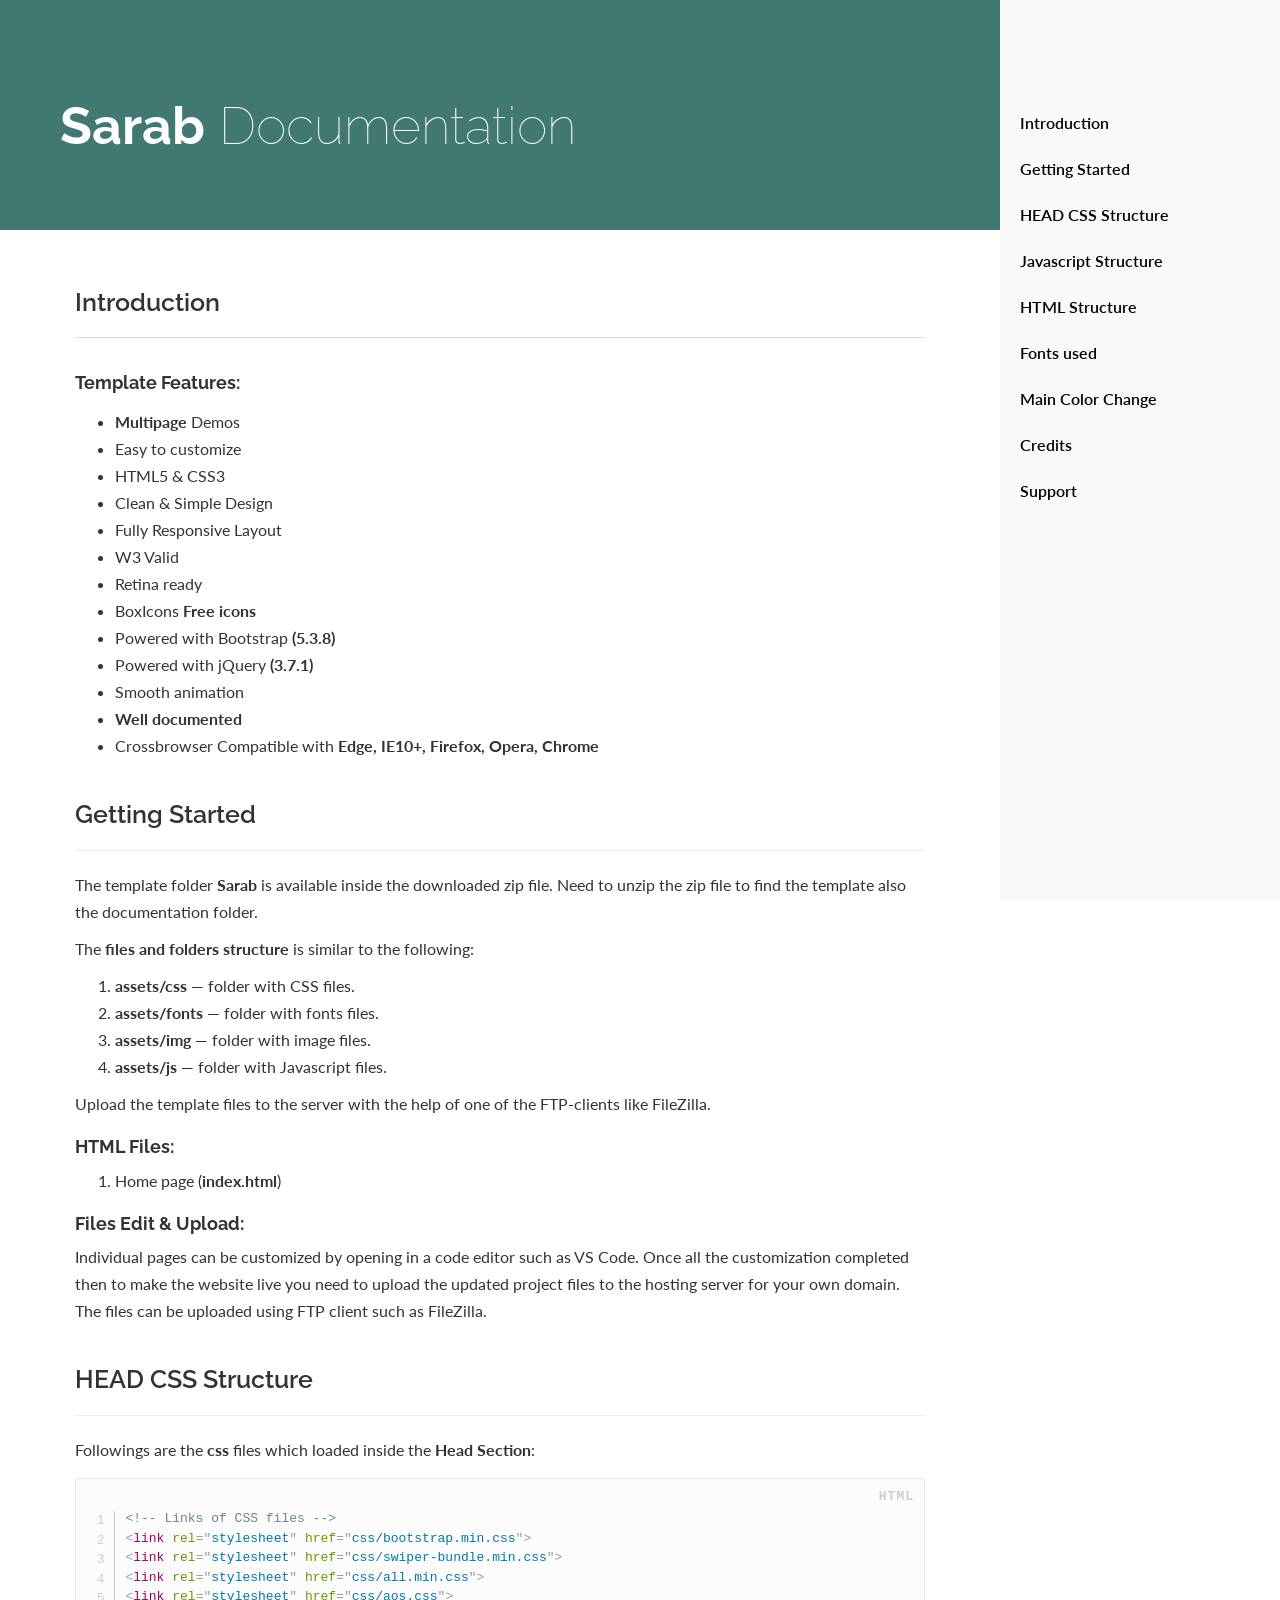
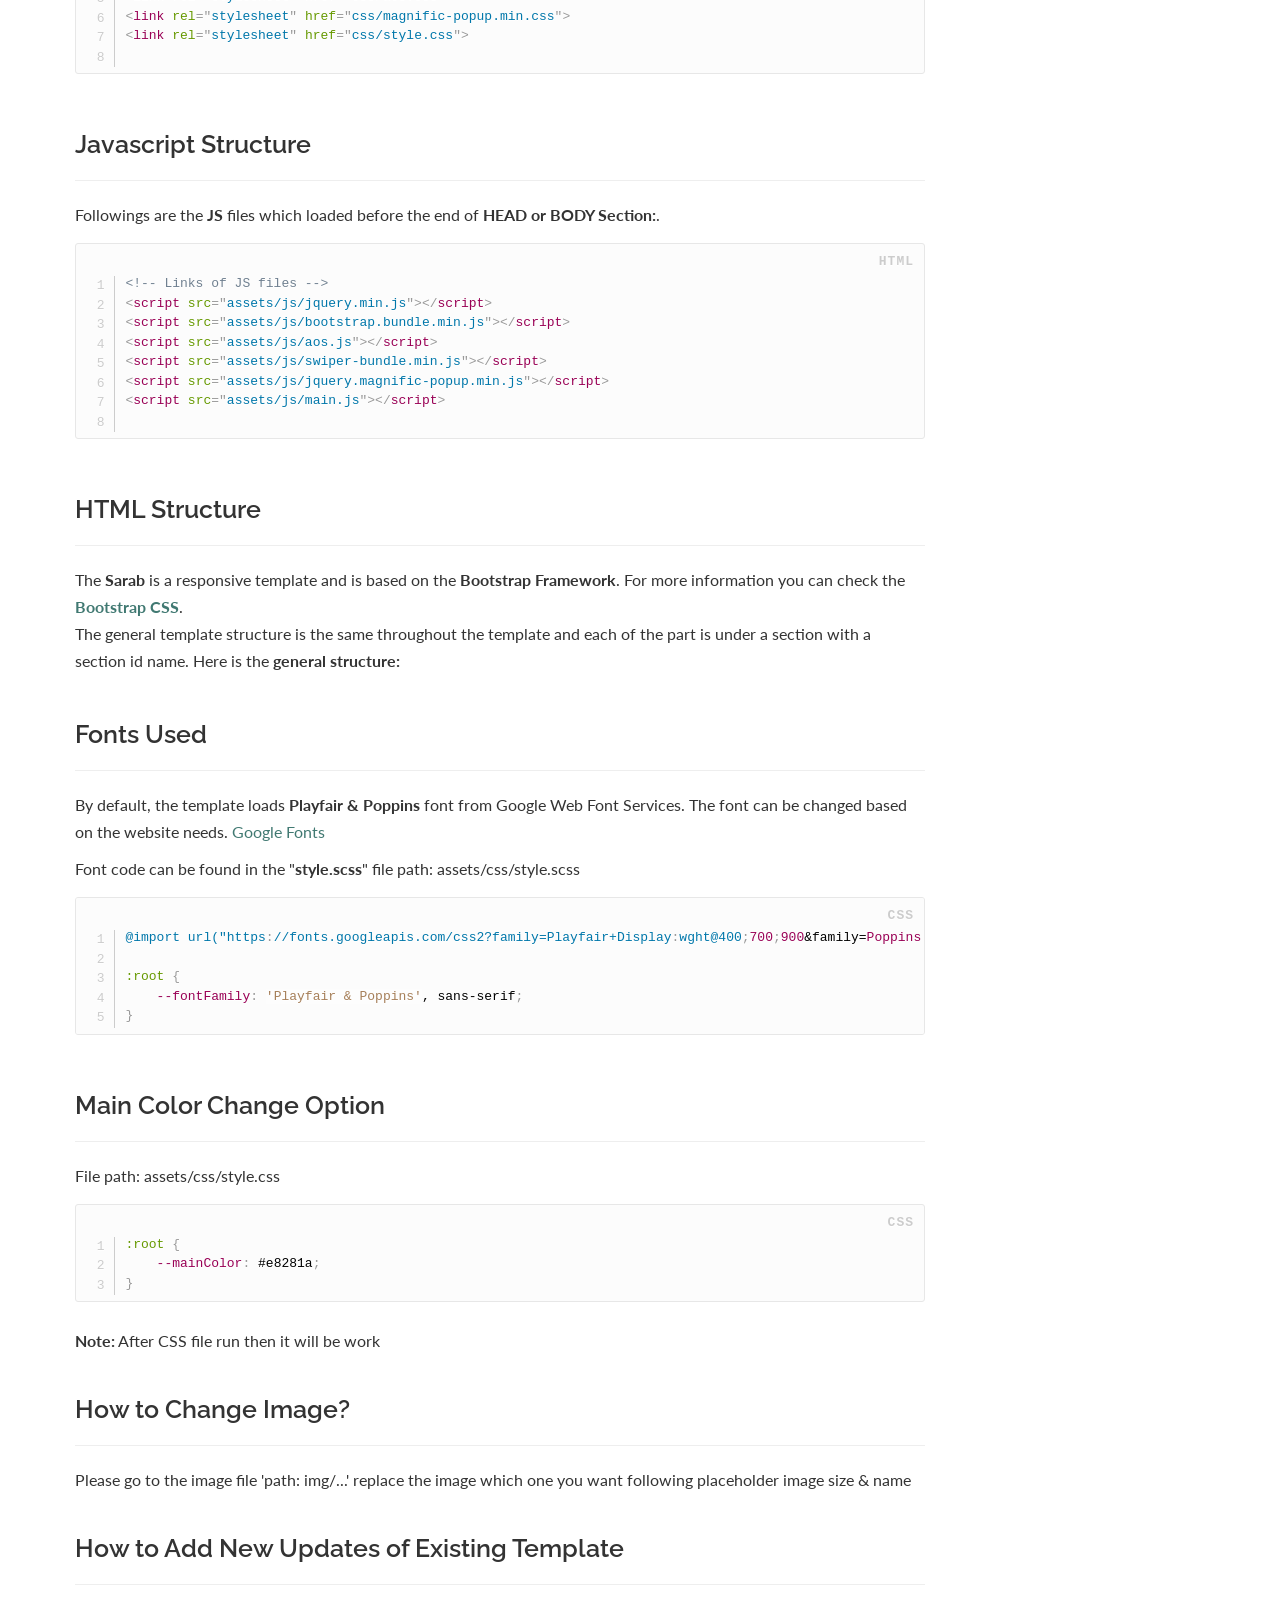
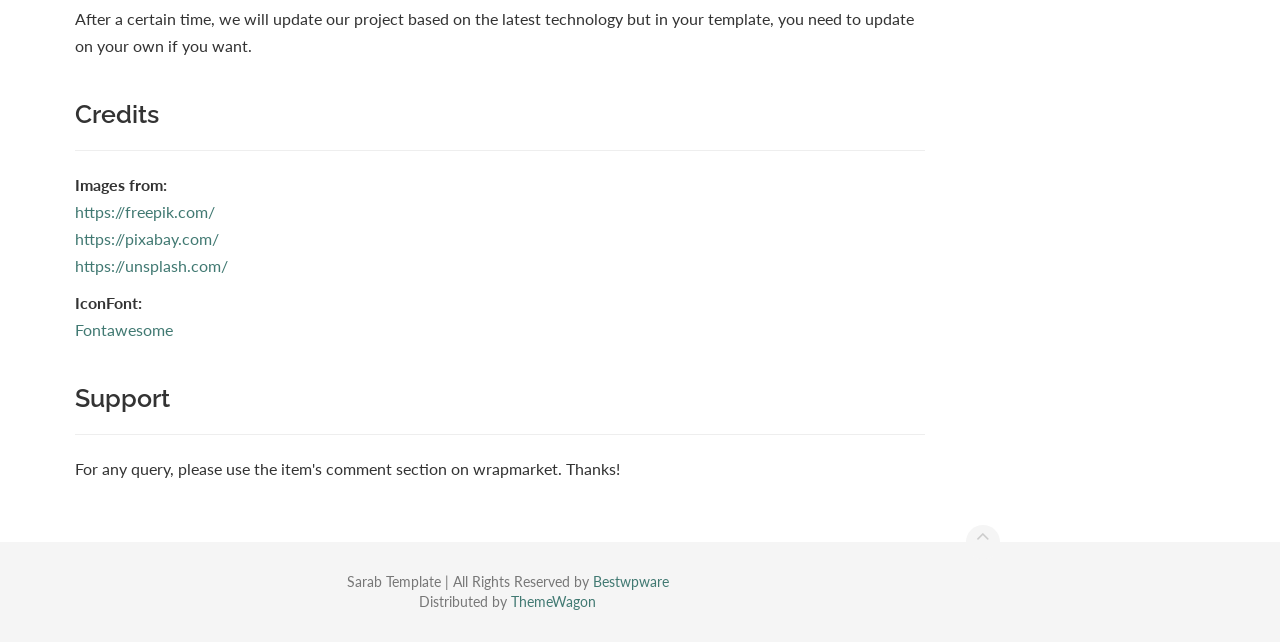
<file: Documentation/index.html>
<!DOCTYPE html>
<html lang="en">
    <head>
        <meta charset="utf-8">
        <meta http-equiv="X-UA-Compatible" content="IE=edge">
        <meta name="viewport" content="width=device-width, initial-scale=1">
        <meta name="description" content="">
        <meta name="keywords" content="">
        <title>Sarab - Fast Food & Restaurant HTML Template</title>
        <!-- Style CSS -->
        <link href="css/all.css" rel="stylesheet">
        <!-- Fonts -->
        <link href="https://fonts.googleapis.com/css?family=Raleway:100,300,400,500%7CLato:300,400" rel="stylesheet" type="text/css">
		<link rel="icon" type="image/png" href="images/favicon.png">
    </head>

    <body data-spy="scroll" data-target=".sidebar" data-offset="200">

        <!-- Sidebar -->
        <aside class="sidebar sidebar-boxed sidebar-dark">  
            <ul class="nav sidenav dropable">
                <li><a href="#introduction">Introduction</a></li>
                <li><a href="#getting_started" title="Getting Started">Getting Started</a></li>
                <li><a href="#head_css_structure" title="HEAD CSS Structure">HEAD CSS Structure</a></li>
                <li><a href="#javascript_structure" title="Javascript Structure">Javascript Structure</a></li>
                <li><a href="#html_structure" title="HTML Structure">HTML Structure</a></li>
                <li><a href="#fonts_used" title="Fonts used">Fonts used</a></li>
                <li><a href="#color-change-option" title="Main Color Change Option">Main Color Change</a></li>
                <li><a href="#credits" title="Credits">Credits</a></li>
                <li><a href="#supports" title="Support">Support</a></li>
            </ul>
        </aside>
        <!-- END Sidebar -->

        <header class="site-header navbar-transparent"> 
            <!-- Banner -->
            <div class="banner auto-size" style="background-color: #417972">
                <div class="container-fluid text-white" style="background-color: #417972;padding-left: 0;">
                    <h1 style="margin: 0; padding: 30px 0;"><strong>Sarab</strong> Documentation</h1>
                </div>
            </div>
            <!-- END Banner --> 
        </header>
        
        <main class="container-fluid"> 
            <!-- Main content -->
            <article class="main-content" role="main">
                <section id="introduction">
                    <h2 style="margin-top: 0; line-height: 45px;">Introduction</h2>
                    <h6 style="margin-top: 35px; margin-bottom: 15px;"><strong>Template Features:</strong></h6>
                    <ul>
                        <li><strong>Multipage</strong> Demos</li>
                        <li>Easy to customize</li>
                        <li>HTML5 & CSS3</li>
                        <li>Clean & Simple Design</li>
                        <li>Fully Responsive Layout</li>
                        <li>W3 Valid</li>
                        <li>Retina ready</li>
                        <li>BoxIcons <strong>Free icons</strong></li>
                        <li>Powered with Bootstrap <strong>(5.3.8)</strong></li>
                        <li>Powered with jQuery <strong>(3.7.1)</strong></li>
                        <li>Smooth animation</li>
                        <li><strong>Well documented</strong></li>
                        <li>Crossbrowser Compatible with <strong>Edge, IE10+, Firefox, Opera, Chrome</strong></li>
                    </ul>
                </section>
               
                <section id="getting_started">
                    <div class="page-header">
                        <h3 style="margin-top: 0; margin-bottom: 12px;">Getting Started</h3>
                    </div>
                    <p>The template folder <strong>Sarab</strong> is available inside the downloaded zip file. Need to unzip the zip file to find the template also the documentation folder.</p>
                    <p>The <strong>files and folders structure</strong> is similar to the following:</p>
                    <ol>
                        <li><strong>assets/css</strong> — folder with CSS files.</li>
                        <li><strong>assets/fonts</strong> — folder with fonts files.</li>
                        <li><strong>assets/img</strong> — folder with image files.</li>
                        <li><strong>assets/js</strong> — folder with Javascript files.</li>
                    </ol>
                    <p>Upload the template files to the server with the help of one of the FTP-clients like FileZilla.</p>
                    <h6 style="margin-top: 20px;"><strong>HTML Files:</strong></h6>
                    <ol>
                        <li>Home page (<b>index.html</b>)</li>
                    </ol>
					<h6 style="margin-top: 20px;"><strong>Files Edit & Upload:</strong></h6>
                    <p>Individual pages can be customized by opening in a code editor such as VS Code. Once all the customization completed then to make the website live you need to upload the updated project files to the hosting server for your own domain. The files can be uploaded using FTP client such as FileZilla.</p>
                </section>
                
                <section id="head_css_structure">
                    <div class="page-header">
                        <h3 style="margin-top: 0; margin-bottom: 12px;">HEAD CSS Structure</h3>
                    </div>
                    <p>Followings are the <strong>css</strong> files which loaded inside the <strong>Head Section</strong>:</p>
<pre class="line-numbers">
<code class="language-markup">
<div>
&lt;!-- Links of CSS files --&gt;
<div>&lt;link rel="stylesheet" href="css/bootstrap.min.css"&gt;</div>
<div>&lt;link rel="stylesheet" href="css/swiper-bundle.min.css"&gt;</div>
<div>&lt;link rel="stylesheet" href="css/all.min.css"&gt;</div>
<div>&lt;link rel="stylesheet" href="css/aos.css"&gt;</div>
<div>&lt;link rel="stylesheet" href="css/magnific-popup.min.css"&gt;</div>
<div>&lt;link rel="stylesheet" href="css/style.css"&gt;</div>
</div>
</code>
</pre class="brush:css">
                </section>

                <section id="javascript_structure">
                    <div class="page-header">
                        <h3 style="margin-top: 0; margin-bottom: 12px;">Javascript Structure</h3>
                    </div>
                    <p>Followings are the <strong>JS</strong> files which loaded before the end of <strong>HEAD or BODY Section:</strong>.</p>
<pre class="line-numbers">
<code class="language-markup">
<div>
&lt;!-- Links of JS files --&gt;
<div>&lt;script src="assets/js/jquery.min.js"&gt;&lt;/script&gt;</div>
<div>&lt;script src="assets/js/bootstrap.bundle.min.js"&gt;&lt;/script&gt;</div>
<div>&lt;script src="assets/js/aos.js"&gt;&lt;/script&gt;</div>
<div>&lt;script src="assets/js/swiper-bundle.min.js"&gt;&lt;/script&gt;</div>
<div>&lt;script src="assets/js/jquery.magnific-popup.min.js"&gt;&lt;/script&gt;</div>
<div>&lt;script src="assets/js/main.js"&gt;&lt;/script&gt;</div>
</div>
</code>
</pre>
                </section>
                
                <section id="html_structure" style="padding-bottom: 0;">
                    <div class="page-header">
                        <h3 style="margin-top: 0; margin-bottom: 12px;">HTML Structure</h3>
                    </div>
                    The <strong>Sarab</strong> is a responsive template and is based on the <strong>Bootstrap Framework</strong>. For more information you can check the <a target="_blank" href="https://getbootstrap.com/"><strong>Bootstrap CSS</strong></a>.
                    <p>The general template structure is the same throughout the template and each of the part is under a section with a section id name. Here is the <strong>general structure:</strong></p>
<!-- <pre class="line-numbers">
<code class="language-markup">
<div>
<div>&lt;!-- Start Kinez Page Title Area --&gt;</div>
<div>&lt;section class="page-title-area item-bg1"&gt;</div>
<div>   &lt;div class="container"&gt;</div>
<div>       &lt;div class="page-title-content"&gt;</div>
<div>           &lt;h2&gt;About Us&lt;/h2&gt;</div>
<div>           &lt;ul class="breadcrumb" &gt;
                <div> &lt;li class="breadcrumb-item"&gt;&lt;a href="#"&gt;Pages&lt;/a&gt;&lt;/li&gt;</div> 
                <div> &lt;li class="breadcrumb-item"&gt;&lt;/li&gt;</div> 
                <div> &lt;li class="breadcrumb-item"&gt;About Us&lt;/li&gt;</div> 
            &lt;/ul&gt;</div>
<div>       &lt;/div&gt;</div>
<div>   &lt;/div&gt;</div>
<div>&lt;/section&gt;</div>
<div>&lt;!-- End Kinez Page Title Area --&gt;</div>
</div>
</code>
</pre> -->
                </section>

                <section id="fonts_used">
                    <div class="page-header">
                        <h3 style="margin-bottom: 12px;">Fonts Used</h3>
                    </div>
                    <p>By default, the template loads <strong>Playfair & Poppins</strong> font from Google Web Font Services. The font can be changed based on the website needs. <a target="_blank" href="https://fonts.google.com/">Google Fonts</a></p>
                    <p>
						Font code can be found in the &quot;<strong>style.scss</strong>&quot; file path: assets/css/style.scss
					</p>
<pre class="line-numbers">
<code class="language-css">
    @import url("https://fonts.googleapis.com/css2?family=Playfair+Display:wght@400;700;900&family=Poppins:wght@300;400;500;600;700&family=Dancing+Script:wght@700&display=swap");

:root {
    --fontFamily: 'Playfair & Poppins', sans-serif;
}
</code>
</pre>
                </section>
				 
				<section id="color-change-option">
					<div class="page-header">
						<h3 style="margin-top: 0; margin-bottom: 12px;">Main Color Change Option</h3>
					</div>
					<p>File path: assets/css/style.css</p>

<pre class="line-numbers">
<code class="language-css">
:root {
    --mainColor: #e8281a;
}
</code>
</pre>
<p><b>Note:</b> After CSS file run then it will be work</p>
                </section>
				 
				 
				<section id="how-to-change-image">
                    <div class="page-header">
                        <h3 style="margin-top: 0; margin-bottom: 12px;">How to Change Image?</h3>
                    </div>
					<p>Please go to the image file 'path: img/...' replace the image which one you want following placeholder image size & name</p>
                </section>
				 
				<section>
                    <div class="page-header">
                        <h3 style="margin-top: 0; margin-bottom: 12px;">How to Add New Updates of Existing Template</h3>
                    </div>
					<p>After a certain time, we will update our project based on the latest technology but in your template, you need to update on your own if you want.</p>
                </section>
		 
                <section id="credits">
                    <div class="page-header">
                        <h3 style="margin-top: 0; margin-bottom: 12px;">Credits</h3>
                    </div>
                    
                    <p><strong>Images from:</strong><br />
                        <a target="_blank" href="https://www.freepik.com/">https://freepik.com/</a><br />
                        <a target="_blank" href="https://pixabay.com/">https://pixabay.com/</a><br />
                        <a target="_blank" href="https://unsplash.com/">https://unsplash.com/</a><br />
                    </p>
                    
                    <p><strong>IconFont:</strong><br>
						<a target="_blank" href="https://fontawesome.com/">Fontawesome</a><br></p>
                </section>
                
                <section id="supports">
                    <div class="page-header">
                        <h3 style="margin-top: 0; margin-bottom: 12px;">Support</h3>
                    </div>
                    <p>For any query, please use the item's comment section on wrapmarket. Thanks!</p>
                </section>
            </article>
            <!-- END Main content --> 
        </main>

        <!-- Footer -->
        <footer class="site-footer text-center">
            <div class="container-fluid"> <a id="scroll-up" href="#"><i class="fa fa-angle-up"></i></a>
                <p>Sarab Template | All Rights Reserved by <a target="_blank" class="fw-bold" href="https://bestwpware.com/">Bestwpware</a> <br> Distributed by <a target="_blank" class="fw-bold" href="https://themewagon.com/">ThemeWagon</a></p>
            </div>
        </footer>
        <!-- END Footer -->
		
		<!-- Scripts -->
        <script src="js/all.js"></script>
        <script src="js/main.js"></script>
    </body>
</html>
</file>
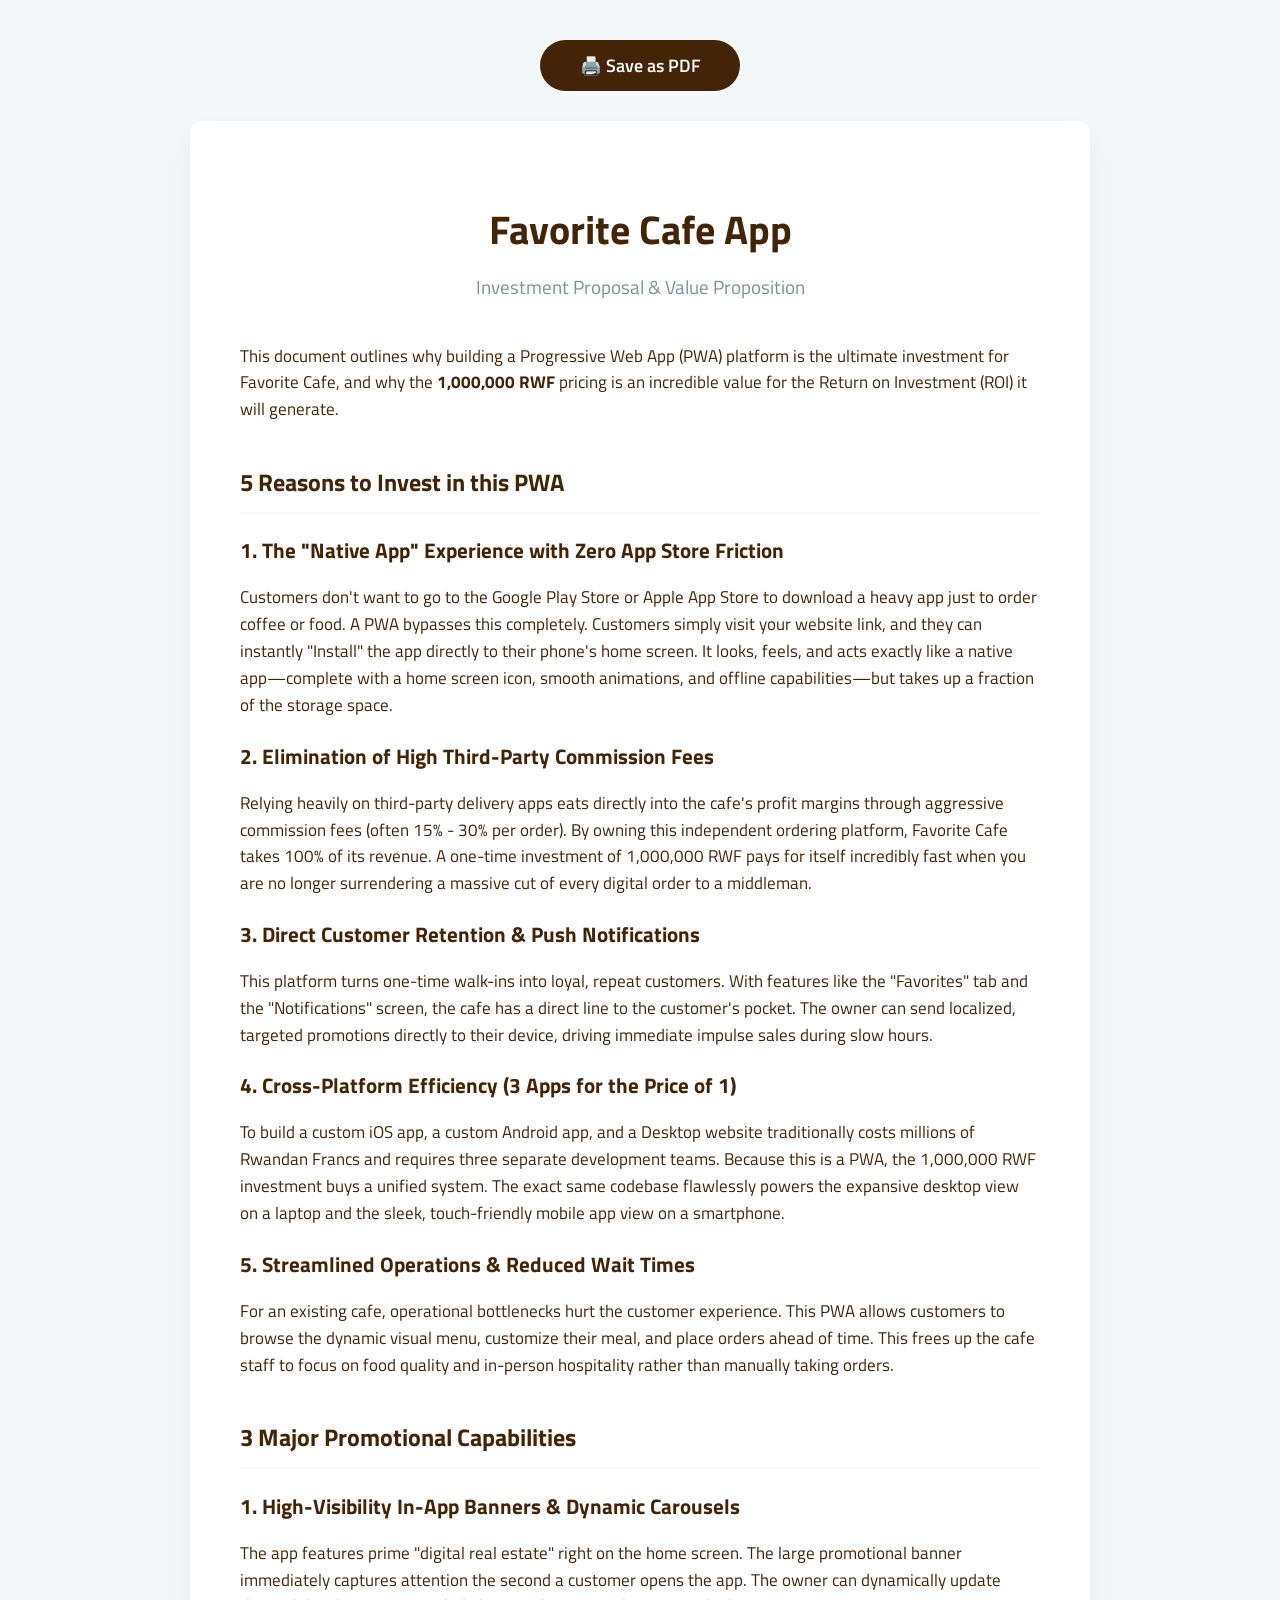
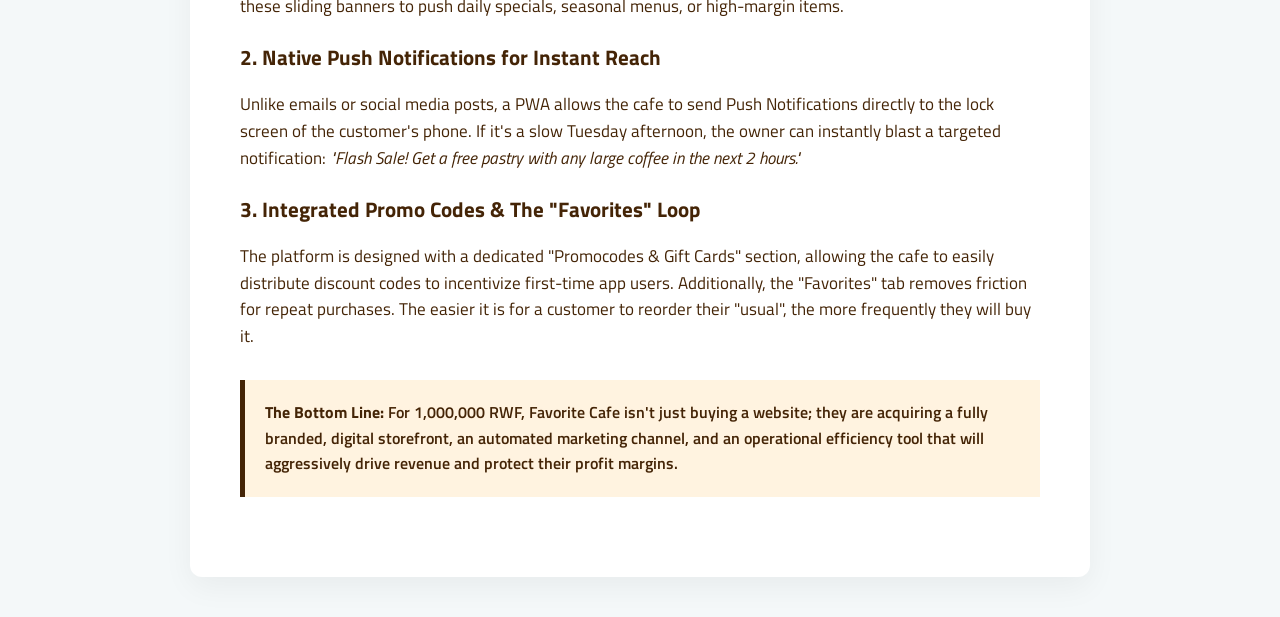
<file: favorite_cafe_pitch.html>
<!DOCTYPE html>
<html lang="en">
<head>
    <meta charset="UTF-8">
    <meta name="viewport" content="width=device-width, initial-scale=1.0">
    <title>Favorite Cafe - PWA Pitch</title>
    <link href="https://fonts.googleapis.com/css2?family=Titillium+Web:wght@300;400;600;700&display=swap" rel="stylesheet">
    <style>
        body {
            font-family: 'Titillium Web', sans-serif;
            color: #442406;
            background-color: #f4f8f9;
            margin: 0;
            padding: 40px;
            line-height: 1.6;
        }
        .container {
            max-width: 800px;
            margin: 0 auto;
            background: #ffffff;
            padding: 50px;
            border-radius: 12px;
            box-shadow: 0 10px 30px rgba(0,0,0,0.05);
        }
        h1 {
            color: #442406;
            text-align: center;
            font-size: 2.5rem;
            margin-bottom: 10px;
        }
        .subtitle {
            text-align: center;
            color: #7a929e;
            font-size: 1.2rem;
            margin-bottom: 40px;
        }
        h2 {
            color: #442406;
            border-bottom: 2px solid #f4f8f9;
            padding-bottom: 10px;
            margin-top: 40px;
        }
        h3 {
            color: #442406;
            font-size: 1.3rem;
            margin-bottom: 5px;
        }
        p {
            margin-bottom: 20px;
            font-size: 1.05rem;
        }
        .highlight {
            background-color: #fff3e0;
            padding: 20px;
            border-left: 5px solid #442406;
            margin: 30px 0;
            font-weight: 600;
        }
        .print-btn {
            display: block;
            width: 200px;
            margin: 0 auto 30px;
            padding: 12px 20px;
            background-color: #442406;
            color: #ffffff;
            border: none;
            border-radius: 30px;
            font-size: 1.1rem;
            font-weight: 600;
            cursor: pointer;
            text-align: center;
            font-family: 'Titillium Web', sans-serif;
        }
        .print-btn:hover {
            background-color: #2a1603;
        }
        @media print {
            body { background: white; padding: 0; }
            .container { box-shadow: none; padding: 0; }
            .print-btn { display: none; }
        }
    </style>
</head>
<body>

    <button class="print-btn" onclick="window.print()">🖨️ Save as PDF</button>

    <div class="container">
        <h1>Favorite Cafe App</h1>
        <div class="subtitle">Investment Proposal & Value Proposition</div>
        
        <p>This document outlines why building a Progressive Web App (PWA) platform is the ultimate investment for Favorite Cafe, and why the <strong>1,000,000 RWF</strong> pricing is an incredible value for the Return on Investment (ROI) it will generate.</p>

        <h2>5 Reasons to Invest in this PWA</h2>

        <h3>1. The "Native App" Experience with Zero App Store Friction</h3>
        <p>Customers don't want to go to the Google Play Store or Apple App Store to download a heavy app just to order coffee or food. A PWA bypasses this completely. Customers simply visit your website link, and they can instantly "Install" the app directly to their phone's home screen. It looks, feels, and acts exactly like a native app—complete with a home screen icon, smooth animations, and offline capabilities—but takes up a fraction of the storage space.</p>

        <h3>2. Elimination of High Third-Party Commission Fees</h3>
        <p>Relying heavily on third-party delivery apps eats directly into the cafe's profit margins through aggressive commission fees (often 15% - 30% per order). By owning this independent ordering platform, Favorite Cafe takes 100% of its revenue. A one-time investment of 1,000,000 RWF pays for itself incredibly fast when you are no longer surrendering a massive cut of every digital order to a middleman.</p>

        <h3>3. Direct Customer Retention & Push Notifications</h3>
        <p>This platform turns one-time walk-ins into loyal, repeat customers. With features like the "Favorites" tab and the "Notifications" screen, the cafe has a direct line to the customer's pocket. The owner can send localized, targeted promotions directly to their device, driving immediate impulse sales during slow hours.</p>

        <h3>4. Cross-Platform Efficiency (3 Apps for the Price of 1)</h3>
        <p>To build a custom iOS app, a custom Android app, and a Desktop website traditionally costs millions of Rwandan Francs and requires three separate development teams. Because this is a PWA, the 1,000,000 RWF investment buys a unified system. The exact same codebase flawlessly powers the expansive desktop view on a laptop and the sleek, touch-friendly mobile app view on a smartphone.</p>

        <h3>5. Streamlined Operations & Reduced Wait Times</h3>
        <p>For an existing cafe, operational bottlenecks hurt the customer experience. This PWA allows customers to browse the dynamic visual menu, customize their meal, and place orders ahead of time. This frees up the cafe staff to focus on food quality and in-person hospitality rather than manually taking orders.</p>

        <h2>3 Major Promotional Capabilities</h2>

        <h3>1. High-Visibility In-App Banners & Dynamic Carousels</h3>
        <p>The app features prime "digital real estate" right on the home screen. The large promotional banner immediately captures attention the second a customer opens the app. The owner can dynamically update these sliding banners to push daily specials, seasonal menus, or high-margin items.</p>

        <h3>2. Native Push Notifications for Instant Reach</h3>
        <p>Unlike emails or social media posts, a PWA allows the cafe to send Push Notifications directly to the lock screen of the customer's phone. If it's a slow Tuesday afternoon, the owner can instantly blast a targeted notification: <em>"Flash Sale! Get a free pastry with any large coffee in the next 2 hours."</em></p>

        <h3>3. Integrated Promo Codes & The "Favorites" Loop</h3>
        <p>The platform is designed with a dedicated "Promocodes & Gift Cards" section, allowing the cafe to easily distribute discount codes to incentivize first-time app users. Additionally, the "Favorites" tab removes friction for repeat purchases. The easier it is for a customer to reorder their "usual", the more frequently they will buy it.</p>

        <div class="highlight">
            <strong>The Bottom Line:</strong> For 1,000,000 RWF, Favorite Cafe isn't just buying a website; they are acquiring a fully branded, digital storefront, an automated marketing channel, and an operational efficiency tool that will aggressively drive revenue and protect their profit margins.
        </div>
    </div>
</body>
</html>
</file>
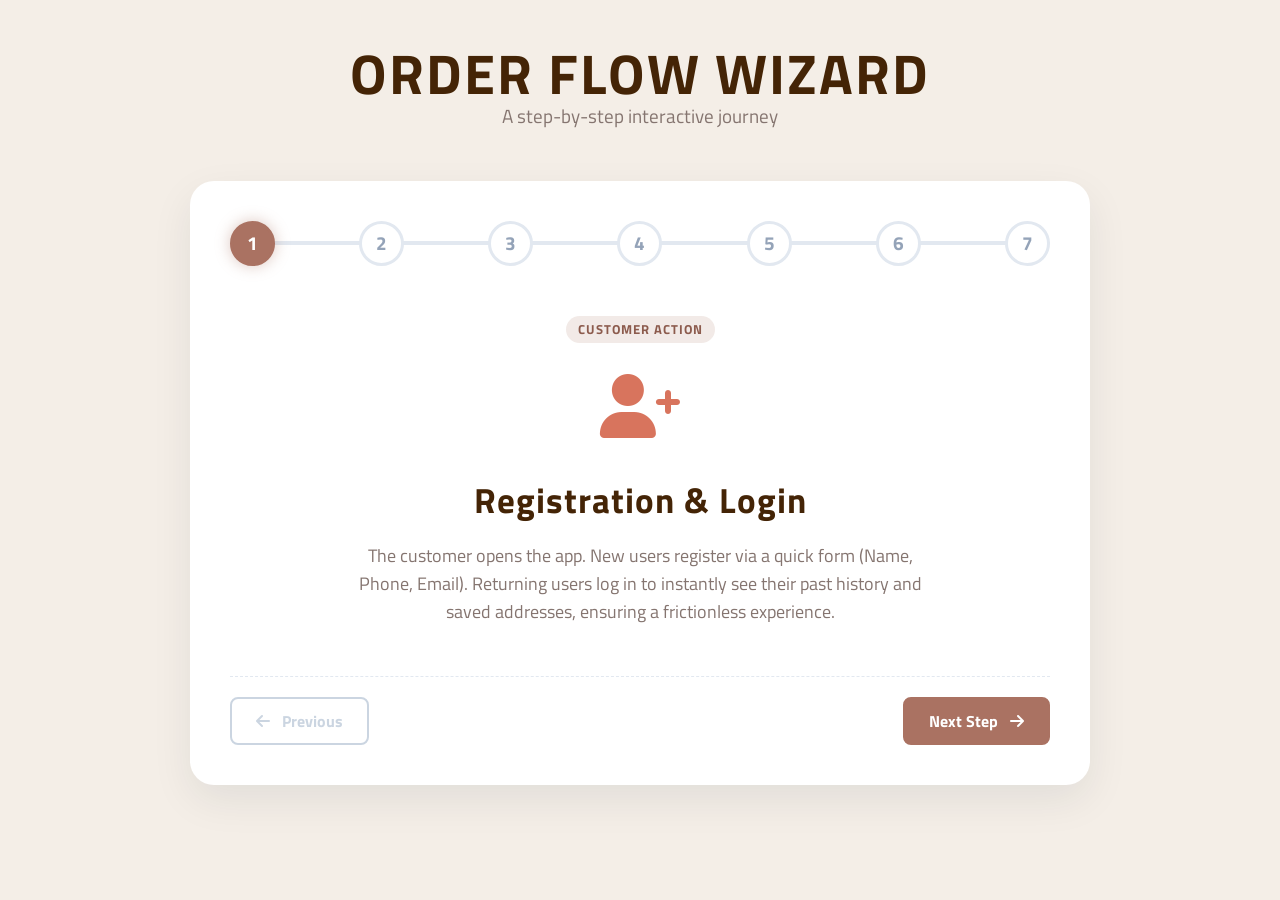
<file: flow_visual.html>
<!DOCTYPE html>
<html lang="en">
<head>
    <meta charset="UTF-8">
    <meta name="viewport" content="width=device-width, initial-scale=1.0">
    <title>Favorite Cafe - System Flow</title>
    <link rel="icon" type="image/x-icon" href="img/menu/dinner.png">
    <!-- Fonts -->
    <link href="https://fonts.googleapis.com/css2?family=Amatic+SC:wght@700&family=Titillium+Web:ital,wght@0,300;0,400;0,600;0,700;1,400&display=swap" rel="stylesheet">
    <link rel="stylesheet" href="css/bootstrap.min.css">
    <link rel="stylesheet" href="css/all.min.css">
    <style>
        :root {
            --primary: #aa7262;
            --primary-dark: #8c5b4d;
            --terracotta: #d8745d;
            --dark: #442406;
            --bg-warm: #f4eee7;
            --card-container-bg: rgba(255, 255, 255, 0.4);
            --text-main: #2d2320;
            --text-muted: #857570;
        }

        body {
            font-family: 'Titillium Web', sans-serif;
            color: var(--text-main);
            background-color: var(--bg-warm);
            margin: 0;
            padding: 40px 20px;
        }

        .pdf-header {
            text-align: center;
            margin-bottom: 50px;
        }

        .pdf-header h1 {
            font-weight: 700;
            font-size: 3.5rem;
            color: var(--dark);
            margin: 0;
            letter-spacing: 2px;
            text-transform: uppercase;
        }
        
        .pdf-header p {
            font-size: 1.2rem;
            color: var(--text-muted);
            margin-top: -5px;
        }

        /* Wizard Container */
        .wizard-container {
            max-width: 900px;
            margin: 0 auto;
            background: #ffffff;
            border-radius: 24px;
            box-shadow: 0 15px 40px rgba(16, 43, 55, 0.08);
            padding: 40px;
            position: relative;
        }

        /* Step Indicators */
        .step-indicators {
            display: flex;
            justify-content: space-between;
            align-items: center;
            margin-bottom: 50px;
            position: relative;
        }

        /* Connecting Line */
        .step-indicators::before {
            content: '';
            position: absolute;
            top: 50%;
            left: 0;
            right: 0;
            height: 4px;
            background: #e2e8f0;
            transform: translateY(-50%);
            z-index: 1;
            border-radius: 2px;
        }

        .step-progress {
            position: absolute;
            top: 50%;
            left: 0;
            height: 4px;
            background: var(--primary);
            transform: translateY(-50%);
            z-index: 1;
            transition: width 0.4s ease;
            border-radius: 2px;
        }

        .step-dot {
            width: 45px;
            height: 45px;
            background: #ffffff;
            border: 3px solid #e2e8f0;
            border-radius: 50%;
            display: flex;
            align-items: center;
            justify-content: center;
            font-weight: 700;
            color: #94a3b8;
            z-index: 2;
            position: relative;
            cursor: pointer;
            transition: all 0.3s ease;
            font-size: 1.2rem;
        }

        .step-dot:hover {
            border-color: var(--primary);
            color: var(--primary);
        }

        .step-dot.active {
            border-color: var(--primary);
            background: var(--primary);
            color: #ffffff;
            box-shadow: 0 0 15px rgba(170, 114, 98, 0.4);
        }

        .step-dot.completed {
            border-color: var(--primary);
            background: #ffffff;
            color: var(--primary);
        }
        
        .step-dot.admin-step.active, .step-dot.admin-step.completed {
            border-color: var(--dark);
        }
        .step-dot.admin-step.active {
            background: var(--dark);
            box-shadow: 0 0 15px rgba(16, 43, 55, 0.4);
        }
        .step-dot.admin-step.completed {
            color: var(--dark);
        }

        /* Content Area */
        .step-content {
            display: none;
            animation: fadeIn 0.4s ease forwards;
            text-align: center;
        }

        .step-content.active {
            display: block;
        }

        @keyframes fadeIn {
            from { opacity: 0; transform: translateY(10px); }
            to { opacity: 1; transform: translateY(0); }
        }

        .step-icon-large {
            font-size: 4rem;
            color: var(--terracotta);
            margin-bottom: 20px;
        }
        
        .admin-content .step-icon-large {
            color: var(--dark);
        }

        .step-title {
            font-size: 2.2rem;
            font-weight: 700;
            color: var(--dark);
            margin-bottom: 15px;
            letter-spacing: 1px;
        }

        .step-desc {
            font-size: 1.1rem;
            color: var(--text-muted);
            line-height: 1.6;
            max-width: 600px;
            margin: 0 auto;
        }

        /* Navigation Buttons */
        .wizard-nav {
            display: flex;
            justify-content: space-between;
            margin-top: 50px;
            padding-top: 20px;
            border-top: 1px dashed #e2e8f0;
        }

        .btn-wizard {
            background: #ffffff;
            border: 2px solid var(--primary);
            color: var(--primary);
            padding: 10px 24px;
            border-radius: 8px;
            font-weight: 700;
            font-size: 1rem;
            cursor: pointer;
            transition: all 0.2s ease;
        }

        .btn-wizard:hover {
            background: var(--primary);
            color: #ffffff;
        }
        
        .btn-wizard:disabled {
            border-color: #cbd5e1;
            color: #cbd5e1;
            cursor: not-allowed;
            background: #ffffff;
        }

        .btn-wizard-next {
            background: var(--primary);
            color: #ffffff;
        }

        .btn-wizard-next:hover {
            background: var(--primary-dark);
            border-color: var(--primary-dark);
        }

        .role-badge {
            display: inline-block;
            padding: 4px 12px;
            border-radius: 20px;
            font-size: 0.8rem;
            font-weight: 700;
            margin-bottom: 15px;
            text-transform: uppercase;
            letter-spacing: 1px;
        }

        .role-customer {
            background: rgba(170, 114, 98, 0.15);
            color: var(--primary-dark);
        }

        .role-admin {
            background: rgba(16, 43, 55, 0.1);
            color: var(--dark);
        }

        @media (max-width: 768px) {
            .step-dot {
                width: 35px;
                height: 35px;
                font-size: 1rem;
            }
            .wizard-container {
                padding: 24px;
            }
        }
    </style>
</head>
<body>

    <div class="pdf-header">
        <h1>Order Flow Wizard</h1>
        <p>A step-by-step interactive journey</p>
    </div>

    <div class="wizard-container">
        
        <!-- Step Indicators -->
        <div class="step-indicators">
            <div class="step-progress" id="stepProgress" style="width: 0%;"></div>
            
            <div class="step-dot active" data-step="1" onclick="goToStep(1)">1</div>
            <div class="step-dot" data-step="2" onclick="goToStep(2)">2</div>
            <div class="step-dot" data-step="3" onclick="goToStep(3)">3</div>
            <div class="step-dot admin-step" data-step="4" onclick="goToStep(4)">4</div>
            <div class="step-dot admin-step" data-step="5" onclick="goToStep(5)">5</div>
            <div class="step-dot" data-step="6" onclick="goToStep(6)">6</div>
            <div class="step-dot" data-step="7" onclick="goToStep(7)">7</div>
        </div>

        <!-- Step 1 -->
        <div class="step-content active" id="step1">
            <div class="role-badge role-customer">Customer Action</div>
            <div class="step-icon-large"><i class="fas fa-user-plus"></i></div>
            <div class="step-title">Registration & Login</div>
            <p class="step-desc">The customer opens the app. New users register via a quick form (Name, Phone, Email). Returning users log in to instantly see their past history and saved addresses, ensuring a frictionless experience.</p>
        </div>

        <!-- Step 2 -->
        <div class="step-content" id="step2">
            <div class="role-badge role-customer">Customer Action</div>
            <div class="step-icon-large"><i class="fas fa-hamburger"></i></div>
            <div class="step-title">Menu & Ordering</div>
            <p class="step-desc">Browsing our dynamic database-driven menu, the customer discovers crave-worthy meals, adds items to their cart, specifies quantities, and chooses between Delivery, Takeaway, or Dine-in.</p>
        </div>

        <!-- Step 3 -->
        <div class="step-content" id="step3">
            <div class="role-badge role-customer">Customer Action</div>
            <div class="step-icon-large"><i class="fas fa-wallet"></i></div>
            <div class="step-title">Payment & Receipt</div>
            <p class="step-desc">The customer selects Cash, Card, or MoMo. An Order ID (e.g., FC-3825) is generated. The system securely saves the order to the MySQL database and provides a sleek digital invoice.</p>
        </div>

        <!-- Step 4 -->
        <div class="step-content admin-content" id="step4">
            <div class="role-badge role-admin">Admin Action</div>
            <div class="step-icon-large"><i class="fas fa-fire"></i></div>
            <div class="step-title">Kitchen Notified</div>
            <p class="step-desc">The Admin Dashboard silently detects the new order in the database. A flashing notification appears on the Chef's screen, and the ticket is pinned to the Live Dispatch Board.</p>
        </div>

        <!-- Step 5 -->
        <div class="step-content admin-content" id="step5">
            <div class="role-badge role-admin">Admin Action</div>
            <div class="step-icon-large"><i class="fas fa-tasks"></i></div>
            <div class="step-title">Status Advancements</div>
            <p class="step-desc">As the Chef begins cooking, they update the ticket dropdown from "Kitchen Preparing" to "Ready for Delivery". This instantly writes back to the database, synchronizing the entire system.</p>
        </div>

        <!-- Step 6 -->
        <div class="step-content" id="step6">
            <div class="role-badge role-customer">Customer Action</div>
            <div class="step-icon-large"><i class="fas fa-route"></i></div>
            <div class="step-title">Live Tracking</div>
            <p class="step-desc">Meanwhile, the customer is viewing their Order Timeline on their phone. Because the Chef updated the DB, the customer's phone instantly turns the "Ready" step green via background polling!</p>
        </div>

        <!-- Step 7 -->
        <div class="step-content admin-content" id="step7">
            <div class="role-badge role-admin" style="background: rgba(39, 174, 96, 0.15); color: #27ae60;">Completion</div>
            <div class="step-icon-large" style="color: #27ae60;"><i class="fas fa-check-circle"></i></div>
            <div class="step-title">Order Complete</div>
            <p class="step-desc">The food is handed over to the driver or customer. Admin marks the ticket "Completed". The ticket is archived, analytics are updated, and the customer enjoys their meal!</p>
        </div>

        <!-- Controls -->
        <div class="wizard-nav">
            <button class="btn-wizard" id="btnPrev" onclick="prevStep()" disabled><i class="fas fa-arrow-left me-2"></i> Previous</button>
            <button class="btn-wizard btn-wizard-next" id="btnNext" onclick="nextStep()">Next Step <i class="fas fa-arrow-right ms-2"></i></button>
        </div>

    </div>

    <script>
        let currentStep = 1;
        const totalSteps = 7;

        function updateWizard() {
            // Update dots
            document.querySelectorAll('.step-dot').forEach((dot, index) => {
                const stepNum = index + 1;
                dot.classList.remove('active', 'completed');
                if (stepNum === currentStep) {
                    dot.classList.add('active');
                } else if (stepNum < currentStep) {
                    dot.classList.add('completed');
                    dot.innerHTML = '<i class="fas fa-check"></i>';
                } else {
                    dot.innerHTML = stepNum;
                }
            });

            // Update Progress Bar
            const progress = ((currentStep - 1) / (totalSteps - 1)) * 100;
            document.getElementById('stepProgress').style.width = progress + '%';

            // Show current content
            document.querySelectorAll('.step-content').forEach(content => {
                content.classList.remove('active');
            });
            document.getElementById('step' + currentStep).classList.add('active');

            // Update Buttons
            document.getElementById('btnPrev').disabled = (currentStep === 1);
            
            const nextBtn = document.getElementById('btnNext');
            if (currentStep === totalSteps) {
                nextBtn.innerHTML = 'Finish <i class="fas fa-star ms-2"></i>';
            } else {
                nextBtn.innerHTML = 'Next Step <i class="fas fa-arrow-right ms-2"></i>';
            }
        }

        function nextStep() {
            if (currentStep < totalSteps) {
                currentStep++;
                updateWizard();
            }
        }

        function prevStep() {
            if (currentStep > 1) {
                currentStep--;
                updateWizard();
            }
        }

        function goToStep(step) {
            currentStep = step;
            updateWizard();
        }
    </script>
</body>
</html>
</file>
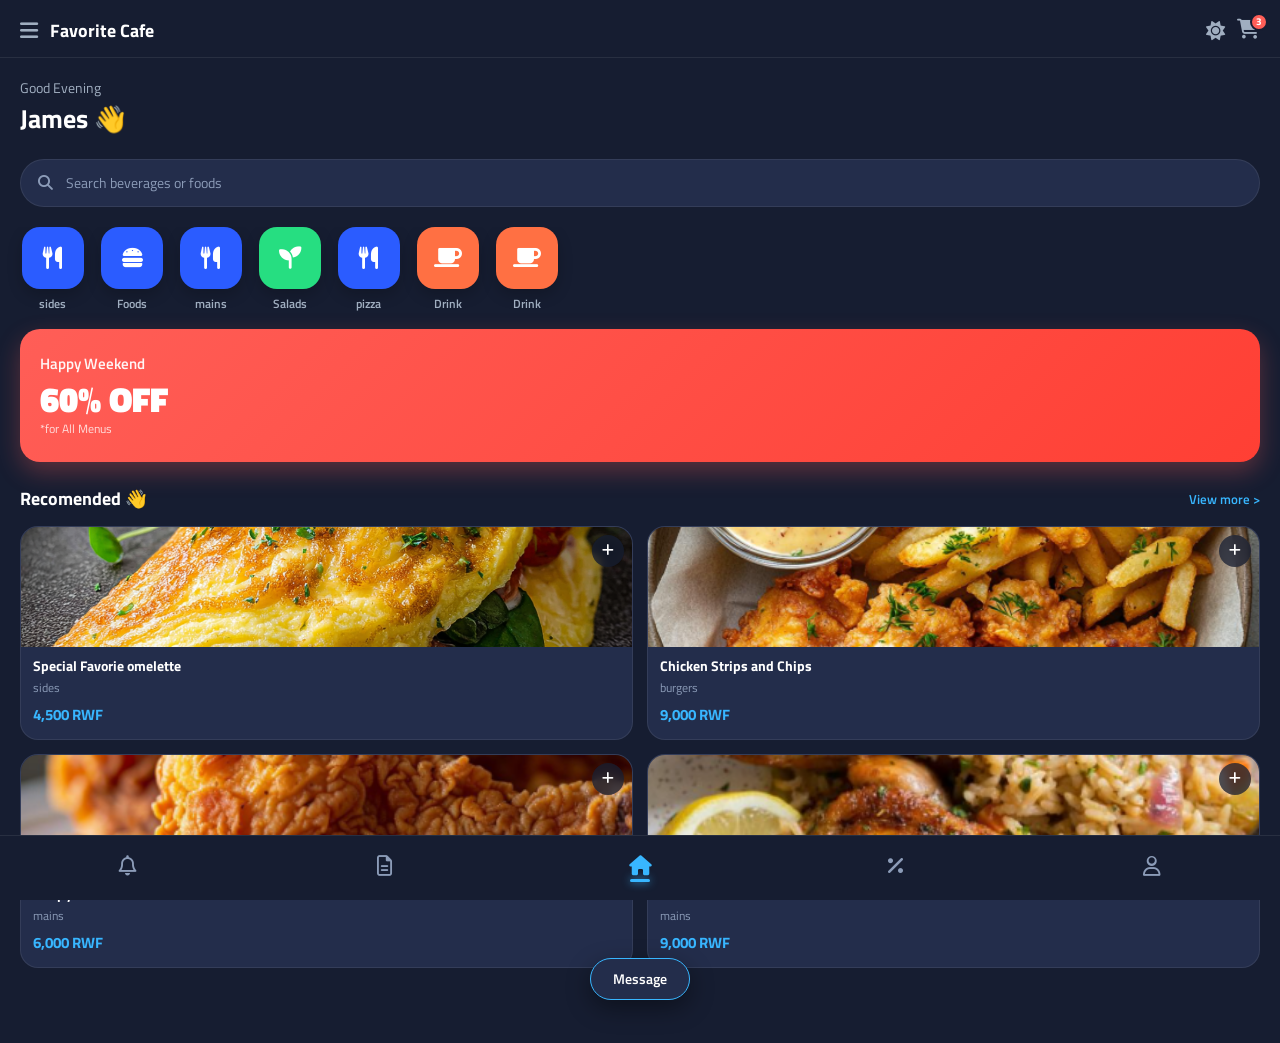
<file: mobile_app.html>
<!DOCTYPE html>
<html lang="en">

<head>
    <meta charset="UTF-8">
    <meta name="viewport" content="width=device-width, initial-scale=1.0, maximum-scale=1.0, user-scalable=no">
    <title>Favorite Cafe - Mobile App</title>

    <!-- Google Fonts -->
    <link href="https://fonts.googleapis.com/css2?family=Titillium+Web:wght@300;400;600;700;800&display=swap" rel="stylesheet">

    <!-- Font Awesome -->
    <link href="https://cdnjs.cloudflare.com/ajax/libs/font-awesome/6.4.0/css/all.min.css" rel="stylesheet">

    <!-- Foodia Dark Navy CSS -->
    <link rel="stylesheet" href="css/mobile_app.css?v=5.0">
</head>

<body>

    <!-- Foodia Header Bar -->
    <header class="app-header" id="mainAppHeader">
        <div class="header-left">
            <button type="button" class="header-icon-btn" onclick="toggleSidebarDrawer()" title="Open Menu Drawer">
                <i class="fas fa-bars" style="font-size:1.3rem;"></i>
            </button>
            <a href="javascript:void(0);" class="back-btn" id="globalBackBtn" onclick="switchTab('home')" title="Back to Home" style="display:none;">
                <i class="fas fa-chevron-left"></i>
            </a>
            <div class="header-title-box">
                <span class="header-title" id="headerTitleText">Favorite Cafe</span>
            </div>
        </div>
        <div class="header-right">
            <button type="button" class="header-icon-btn" onclick="toggleDarkMode()" title="Toggle Sun/Moon Mode">
                <i class="fas fa-sun" id="darkModeIcon"></i>
            </button>
            <div class="cart-icon-wrapper" onclick="switchTab('order')" title="Shopping Cart">
                <i class="fas fa-shopping-cart text-light-blue" style="font-size:1.25rem;"></i>
                <span id="cartBadge" class="cart-badge-count">5</span>
            </div>
        </div>
    </header>

    <div class="content-wrapper">
        <!-- 1. HOME VIEW -->
        <div id="view-home" class="tab-view active">
            <!-- User Greeting Banner -->
            <div class="user-greeting-banner">
                <div class="greeting-subtitle" id="greetingTimeText">Good Morning</div>
                <h2 class="greeting-headline" id="greetingUserName">James 👋</h2>
            </div>

            <!-- Search Input Box -->
            <div class="search-input-box">
                <i class="fas fa-search search-icon"></i>
                <input type="text" id="menuSearchInput" placeholder="Search beverages or foods" oninput="executeSearch()">
            </div>

            <!-- Category Icon Cards Slider -->
            <div class="category-scroll-container" id="homeCategories">
                <!-- Dynamic from JS -->
            </div>

            <!-- Coral Promo Banner -->
            <div class="promo-coral-card">
                <div class="promo-tag">Happy Weekend</div>
                <div class="promo-title-discount">60% OFF</div>
                <div class="promo-note">*for All Menus</div>
            </div>

            <!-- Recommended Section -->
            <div class="section-title-bar">
                <h3>Recomended 👋</h3>
                <a href="javascript:void(0);" class="section-link" onclick="switchTab('menu')">View more &gt;</a>
            </div>
            <div class="food-grid" id="homeRecommended">
                <!-- Dynamic from JS -->
            </div>
        </div>

        <!-- 2. MENU / SEARCH VIEW -->
        <div id="view-menu" class="tab-view">
            <div class="user-greeting-banner" style="padding-bottom:0;">
                <div class="greeting-subtitle">Explore Our Menu</div>
                <h2 class="greeting-headline">Delicious Dishes</h2>
            </div>

            <div class="search-input-box">
                <i class="fas fa-search search-icon"></i>
                <input type="text" id="menuViewSearchInput" placeholder="Search beverages or foods" oninput="executeMenuSearch(this.value)">
            </div>

            <div class="category-scroll-container mb-3" id="menuCategoryChips">
                <!-- Dynamic Category Chips -->
            </div>

            <div class="food-grid" id="menuGrid">
                <!-- Dynamic from JS -->
            </div>
        </div>

        <!-- 3. CART & CHECKOUT VIEW -->
        <div id="view-order" class="tab-view">
            <div class="user-greeting-banner" style="padding-bottom:0.75rem;">
                <div class="greeting-subtitle">Review Items</div>
                <h2 class="greeting-headline">My Shopping Cart</h2>
            </div>

            <div id="cartContainer">
                <!-- Dynamic Cart Items -->
            </div>

            <!-- Cart Extras & Summary Footer Container -->
            <div id="cartSummary" style="display:none;">
                <!-- 1. ADD EXTRAS SECTION -->
                <div class="cart-extras-section">
                    <div class="cart-extras-header" onclick="toggleCartExtrasCollapse()" style="cursor:pointer;">
                        <div class="d-flex align-items-center gap-2">
                            <i class="fas fa-plus-circle text-cyan"></i>
                            <span class="fw-bold">ADD EXTRAS:</span>
                        </div>
                        <i class="fas fa-chevron-down text-muted-custom" id="cartExtrasChevron" style="transition: transform 0.3s ease;"></i>
                    </div>
                    <div class="cart-extras-grid mt-2" id="cartExtrasGrid">
                       <div class="extra-pill-btn" onclick="addExtraToCart('Avocado', 500, 'img/menu/1.jpg')">
                          <span>Avocado <small>(500)</small></span>
                          <i class="fas fa-plus"></i>
                       </div>
                       <div class="extra-pill-btn" onclick="addExtraToCart('Kachumbari', 0, 'img/menu/2.jpg')">
                          <span>Kachumbari <span class="free-text">(FREE)</span></span>
                          <i class="fas fa-plus"></i>
                       </div>
                       <div class="extra-pill-btn" onclick="addExtraToCart('Mayonnaise', 0, 'img/menu/3.jpg')">
                          <span>Mayonnaise <span class="free-text">(FREE)</span></span>
                          <i class="fas fa-plus"></i>
                       </div>
                       <div class="extra-pill-btn" onclick="addExtraToCart('Chili Sauce', 0, 'img/menu/4.jpg')">
                          <span>Chili Sauce <span class="free-text">(FREE)</span></span>
                          <i class="fas fa-plus"></i>
                       </div>
                    </div>
                </div>

                <!-- 2. CART DRAWER FOOTER SECTION -->
                <div class="cart-drawer-footer">
                    <!-- Collapsible Footer Header -->
                    <div class="cart-footer-header" onclick="toggleCartFooterCollapse()" style="cursor:pointer;">
                        <div class="d-flex align-items-center gap-2">
                            <i class="fas fa-receipt text-cyan"></i>
                            <span class="fw-bold text-white">Summary &amp; Discounts</span>
                        </div>
                        <div class="d-flex align-items-center gap-2">
                            <span class="loyalty-pts-badge" id="loyaltyBadgeText">2,500 Pts</span>
                            <i class="fas fa-chevron-up text-muted-custom" id="cartFooterChevron" style="transition: transform 0.3s ease;"></i>
                        </div>
                    </div>

                    <!-- Collapsible Footer Body -->
                    <div class="cart-footer-collapsible-body" id="cartFooterCollapsibleBody">
                        <!-- Promo Code Row -->
                        <div class="cart-promo-row mt-3">
                            <div class="cart-input-pill-container">
                                <input type="text" class="cart-promo-input" id="cartPromoInput" placeholder="Promo code (e.g. FAV20)">
                                <button class="btn btn-cyan-action" type="button" onclick="applyPromoCode()">Apply</button>
                            </div>
                        </div>

                        <!-- Loyalty Points Redemption Box -->
                        <div class="cart-loyalty-box mt-3" id="cartLoyaltyBox">
                            <div class="d-flex justify-content-between align-items-center mb-2">
                                <div class="text-white text-sm fw-bold">
                                    <i class="fas fa-star text-warning me-1"></i>Redeem Loyalty Points
                                </div>
                                <small class="text-muted-custom">Available: <span class="text-cyan fw-bold" id="userPointsVal">2,500</span> Pts</small>
                            </div>
                            
                            <div class="d-flex gap-2 mb-2">
                                <button type="button" class="loyalty-pill-btn" onclick="quickSelectLoyaltyPoints(500)">500 Pts</button>
                                <button type="button" class="loyalty-pill-btn" onclick="quickSelectLoyaltyPoints(1000)">1,000 Pts</button>
                                <button type="button" class="loyalty-pill-btn active" onclick="quickSelectLoyaltyPoints('all')">Use All</button>
                            </div>

                            <div class="cart-input-pill-container">
                                <input type="number" class="custom-loyalty-input" id="customLoyaltyInput" placeholder="Enter custom pts">
                                <button type="button" class="btn btn-cyan-action" onclick="applyCustomLoyaltyPoints()">Redeem</button>
                            </div>
                            <div id="loyaltyAppliedNotice" class="text-cyan text-xs mt-2" style="display:none;"></div>
                        </div>

                        <!-- Summary Breakdown -->
                        <div class="summary-line mt-3">
                            <span>Subtotal</span>
                            <span id="cartSubtotal">0 RWF</span>
                        </div>
                        <div class="summary-line" id="deliveryFeeRow">
                            <span>Delivery Fee</span>
                            <span id="cartDeliveryFee">1,000 RWF</span>
                        </div>
                        <div class="summary-line" id="promoDiscountRow" style="display:none;">
                            <span>Promo Discount</span>
                            <span id="cartPromoDiscount" class="text-success">-0 RWF</span>
                        </div>
                        <div class="summary-line" id="loyaltyDiscountRow" style="display:none;">
                            <span>Loyalty Discount</span>
                            <span id="cartLoyaltyDiscount" class="text-cyan">-0 RWF</span>
                        </div>
                    </div>

                    <!-- Pinned Footer Action Bar -->
                    <div class="cart-footer-action-bar mt-3 pt-3">
                        <div class="d-flex justify-content-between align-items-center mb-3">
                            <span class="text-light-blue fw-bold">Total Amount</span>
                            <span id="cartTotal" class="total-amount-cyan fw-bold">0 RWF</span>
                        </div>
                        <button class="btn-cyan-confirm" onclick="checkout()">CONFIRM ORDER</button>
                    </div>
                </div>
            </div>

            <div id="emptyCart" class="text-center py-5" style="display:none;">
                <i class="fas fa-shopping-bag text-muted-custom mb-3" style="font-size:3rem; opacity:0.4;"></i>
                <h3 class="text-white fw-bold">Your cart is empty</h3>
                <p class="text-light-blue text-sm mt-1">Browse our menu to add items to your cart!</p>
                <button class="btn-cyan-confirm mt-4 px-4" style="width:auto; display:inline-block;" onclick="switchTab('menu')">Browse Menu</button>
            </div>
        </div>

        <!-- 4. YOUR ORDERS VIEW -->
        <div id="view-history" class="tab-view">
            <!-- Search input -->
            <div class="search-input-box mt-3">
                <i class="fas fa-search search-icon"></i>
                <input type="text" placeholder="Search beverages or foods" oninput="filterOrdersListByQuery(this.value)">
            </div>

            <!-- Status Filter Pills -->
            <div class="status-filter-pills" id="orderStatusFilterPills">
                <button type="button" class="status-pill-btn active" onclick="filterOrderHistoryTab('all', this)">
                    All
                </button>
                <button type="button" class="status-pill-btn" onclick="filterOrderHistoryTab('delivery', this)">
                    <span class="status-pill-dot" style="background:#ff5e57;"></span> On Delivery
                </button>
                <button type="button" class="status-pill-btn" onclick="filterOrderHistoryTab('completed', this)">
                    Completed
                </button>
                <button type="button" class="status-pill-btn" onclick="filterOrderHistoryTab('done', this)">
                    <span class="status-pill-dot" style="background:#2ed573;"></span> Done
                </button>
            </div>

            <div id="mobileOrderHistoryList">
                <!-- Dynamically populated Order Cards -->
            </div>
        </div>

        <!-- 5. NOTIFICATION VIEW -->
        <div id="view-notification" class="tab-view" style="padding-top: 0.75rem;">
            <div id="mobileNotificationList">
                <!-- Notification Cards -->
                <div class="notification-item-card unread">
                    <img src="img/chefs/1.jpg" onerror="this.src='img/menu/1.jpg'" class="notif-avatar" alt="Lily">
                    <div class="notif-content">
                        <div class="notif-user-name">Lily MacDonald</div>
                        <div class="notif-text-msg">Your order #0012345 has been confirmed and is being prepared in the kitchen.</div>
                    </div>
                    <div class="notif-time-tag"><i class="far fa-clock me-1"></i>12 min ago</div>
                </div>

                <div class="notification-item-card unread">
                    <img src="img/chefs/2.jpg" onerror="this.src='img/menu/2.jpg'" class="notif-avatar" alt="Lily">
                    <div class="notif-content">
                        <div class="notif-user-name">Lily MacDonald</div>
                        <div class="notif-text-msg">Driver is on the way with your delicious order!</div>
                    </div>
                    <div class="notif-time-tag"><i class="far fa-clock me-1"></i>12 min ago</div>
                </div>

                <div class="notification-item-card">
                    <img src="img/chefs/3.jpg" onerror="this.src='img/menu/3.jpg'" class="notif-avatar" alt="Lily">
                    <div class="notif-content">
                        <div class="notif-user-name">Lily MacDonald</div>
                        <div class="notif-text-msg">Special weekend discount of 60% OFF has been activated for you!</div>
                    </div>
                    <div class="notif-time-tag"><i class="far fa-clock me-1"></i>12 min ago</div>
                </div>

                <div class="notification-item-card">
                    <img src="img/chefs/1.jpg" onerror="this.src='img/menu/4.jpg'" class="notif-avatar" alt="Lily">
                    <div class="notif-content">
                        <div class="notif-user-name">Lily MacDonald</div>
                        <div class="notif-text-msg">Thank you for rating your previous meal 5 stars.</div>
                    </div>
                    <div class="notif-time-tag"><i class="far fa-clock me-1"></i>12 min ago</div>
                </div>
            </div>
        </div>

        <!-- 6. PROFILE VIEW -->
        <div id="view-profile" class="tab-view" style="padding-top: 0.5rem;">
            <!-- Profile Hero -->
            <div class="profile-hero-card">
                <div class="profile-avatar-container" onclick="triggerAvatarUpload()" style="cursor: pointer; position: relative;" title="Click to change profile picture">
                    <img src="img/chefs/1.jpg" onerror="this.src='img/menu/1.jpg'" class="profile-avatar-img" id="profileUserAvatar" alt="User Avatar">
                    <div class="avatar-edit-badge"><i class="fas fa-camera"></i></div>
                </div>
                <!-- Hidden Avatar File Input -->
                <input type="file" id="profileAvatarFileInput" accept="image/*" style="display: none;" onchange="handleAvatarFileSelect(this)">
                <h3 class="profile-name" id="profileTabName">James Hawkins</h3>
                <div class="profile-badge-gold" id="profileMemberTier">GOLD MEMBER</div>
            </div>

            <!-- Contacts Section -->
            <div class="profile-section-card" id="profileContactsCard">
                <div class="profile-section-header">
                    <h4>Contacts</h4>
                    <div class="d-flex align-items-center gap-2">
                        <a href="javascript:void(0);" class="section-link" onclick="openMobileAuthModal('profile_edit')"><i class="fas fa-edit me-1"></i>Edit</a>
                    </div>
                </div>

                <div class="contact-row-item" id="contactRowPhone" style="display: flex; align-items: center; justify-content: space-between;">
                    <div class="d-flex align-items-center flex-grow-1">
                        <div class="contact-icon-circle me-3"><i class="fas fa-phone"></i></div>
                        <div>
                            <div class="contact-info-label">Mobile Phone</div>
                            <div class="contact-info-val" id="profilePhoneVal">+12 345 678 92</div>
                        </div>
                    </div>
                    <button type="button" class="btn-clear-field" onclick="deleteContactField('phone')" title="Clear Phone"><i class="fas fa-times"></i></button>
                </div>

                <div class="contact-row-item" id="contactRowEmail" style="display: flex; align-items: center; justify-content: space-between;">
                    <div class="d-flex align-items-center flex-grow-1">
                        <div class="contact-icon-circle me-3"><i class="fas fa-envelope"></i></div>
                        <div>
                            <div class="contact-info-label">Email Address</div>
                            <div class="contact-info-val" id="profileEmailVal">jameshawkins@mail.com</div>
                        </div>
                    </div>
                    <button type="button" class="btn-clear-field" onclick="deleteContactField('email')" title="Clear Email"><i class="fas fa-times"></i></button>
                </div>

                <div class="contact-row-item" id="contactRowAddress" style="display: flex; align-items: center; justify-content: space-between;">
                    <div class="d-flex align-items-center flex-grow-1">
                        <div class="contact-icon-circle me-3"><i class="fas fa-map-marker-alt"></i></div>
                        <div>
                            <div class="contact-info-label">Address</div>
                            <div class="contact-info-val" id="profileAddressVal">Franklin Avenue, Corner St.London, 24125151</div>
                        </div>
                    </div>
                    <button type="button" class="btn-clear-field" onclick="deleteContactField('address')" title="Clear Address"><i class="fas fa-times"></i></button>
                </div>

                <!-- Custom Dynamic Contacts List -->
                <div id="customContactsList"></div>
            </div>

            <!-- Reward Section -->
            <div class="profile-section-card">
                <div class="profile-section-header">
                    <h4>Your Reward 🏆</h4>
                    <a href="javascript:void(0);" class="section-link" onclick="showToast('🏆 Rewards History Loaded')">History</a>
                </div>

                <div class="reward-cards-row">
                    <div class="reward-card">
                        <div class="reward-title">Order 10 packs French Fries Deluxe</div>
                        <span class="reward-pts-badge">150 Pts</span>
                        <div class="reward-date">4 days ago</div>
                    </div>
                    <div class="reward-card">
                        <div class="reward-title">Order 10 packs French Fries Deluxe</div>
                        <span class="reward-pts-badge">150 Pts</span>
                        <div class="reward-date">4 days ago</div>
                    </div>
                </div>
            </div>

            <div class="px-4 mb-4">
                <button class="btn-cyan-confirm" style="background:#ff5e57;" onclick="logout()">
                    <i class="fas fa-sign-out-alt me-1"></i> LOGOUT
                </button>
            </div>
        </div>

        <!-- 7. OFFERS / FAVORITE VIEW -->
        <div id="view-favorite" class="tab-view">
            <div class="user-greeting-banner" style="padding-bottom:0.75rem;">
                <div class="greeting-subtitle">Exclusive Deals</div>
                <h2 class="greeting-headline">Special Offers &amp; Favorites 🏷️</h2>
            </div>
            <div class="food-grid" id="favoriteGrid">
                <!-- Dynamic from JS -->
            </div>
        </div>
    </div>

    <!-- Slide-out Sidebar Drawer -->
    <div class="sidebar-overlay" id="sidebarDrawerOverlay" onclick="toggleSidebarDrawer()"></div>
    <aside class="sidebar-drawer" id="sidebarDrawer">
        <div class="sidebar-header-cyan">
            <img src="img/chefs/1.jpg" onerror="this.src='img/menu/1.jpg'" class="sidebar-avatar-img" id="sidebarUserAvatar" alt="Avatar">
            <div>
                <div class="sidebar-user-greeting">Good Morning</div>
                <div class="sidebar-user-name" id="sidebarUserName">Henry Decosta</div>
            </div>
        </div>

        <div class="sidebar-group-title">MAIN MENU</div>

        <!-- 1. Notification -->
        <a href="javascript:void(0);" class="sidebar-nav-item" onclick="switchTab('notification'); toggleSidebarDrawer();">
            <i class="far fa-bell nav-icon"></i>
            <span>Notification</span>
            <span class="sidebar-badge bg-coral">1</span>
            <i class="fas fa-chevron-right sidebar-chevron"></i>
        </a>

        <!-- 2. Your Orders -->
        <a href="javascript:void(0);" class="sidebar-nav-item" onclick="switchTab('history'); toggleSidebarDrawer();">
            <i class="far fa-file-alt nav-icon"></i>
            <span>Your Orders</span>
            <i class="fas fa-chevron-right sidebar-chevron"></i>
        </a>

        <!-- 3. Home -->
        <a href="javascript:void(0);" class="sidebar-nav-item" onclick="switchTab('home'); toggleSidebarDrawer();">
            <i class="fas fa-home nav-icon"></i>
            <span>Home</span>
            <i class="fas fa-chevron-right sidebar-chevron"></i>
        </a>

        <!-- 4. Offers & Deals -->
        <a href="javascript:void(0);" class="sidebar-nav-item" onclick="switchTab('favorite'); toggleSidebarDrawer();">
            <i class="fas fa-percent nav-icon"></i>
            <span>Offers & Deals</span>
            <i class="fas fa-chevron-right sidebar-chevron"></i>
        </a>

        <!-- 5. Profile -->
        <a href="javascript:void(0);" class="sidebar-nav-item" onclick="switchTab('profile'); toggleSidebarDrawer();">
            <i class="far fa-user nav-icon"></i>
            <span>Profile</span>
            <i class="fas fa-chevron-right sidebar-chevron"></i>
        </a>

        <a href="javascript:void(0);" class="sidebar-nav-item" onclick="showToast('💬 Chat Feature Clicked'); toggleSidebarDrawer();">
            <i class="far fa-comment nav-icon"></i>
            <span>Chat</span>
            <span class="sidebar-badge bg-purple">5</span>
            <i class="fas fa-chevron-right sidebar-chevron"></i>
        </a>

        <a href="javascript:void(0);" class="sidebar-nav-item" onclick="logout(); toggleSidebarDrawer();">
            <i class="fas fa-sign-out-alt nav-icon" style="color:#ff5e57;"></i>
            <span style="color:#ff5e57;">Logout</span>
            <i class="fas fa-chevron-right sidebar-chevron"></i>
        </a>

        <div class="sidebar-group-title">SETTINGS</div>

        <div class="sidebar-nav-item" onclick="showToast('🎨 Highlights Colors Selected')">
            <i class="fas fa-palette nav-icon"></i>
            <span>Highlights</span>
            <i class="fas fa-chevron-right sidebar-chevron"></i>
        </div>

        <div class="sidebar-nav-item" style="justify-content:space-between;">
            <div class="d-flex align-items-center gap-2">
                <i class="far fa-moon nav-icon"></i>
                <span>Dark Mode</span>
            </div>
            <input type="checkbox" checked onchange="toggleDarkMode()" style="cursor:pointer; width:18px; height:18px;">
        </div>

        <div class="sidebar-footer-box text-center" style="text-align: center !important; width: 100%;">
            <div class="fw-bold text-white text-xs text-center" style="text-align: center !important;">Favorite Cafe</div>
            <div class="text-muted-custom text-xs text-center" style="text-align: center !important;">App Version 1.0</div>
        </div>
    </aside>

    <!-- Bottom Navigation Bar (5 Icons) -->
    <nav class="bottom-nav-bar" id="bottomNav">
        <!-- 1. Notification Bell -->
        <div class="bottom-nav-item" data-tab="notification" onclick="switchTab('notification', this)" title="Notifications">
            <i class="far fa-bell"></i>
        </div>

        <!-- 2. Orders List -->
        <div class="bottom-nav-item" data-tab="history" onclick="switchTab('history', this)" title="Your Orders">
            <i class="far fa-file-alt"></i>
        </div>

        <!-- 3. Home Center -->
        <div class="bottom-nav-item active" data-tab="home" onclick="switchTab('home', this)" title="Home">
            <i class="fas fa-home"></i>
        </div>

        <!-- 4. Offers / Promos -->
        <div class="bottom-nav-item" data-tab="favorite" onclick="switchTab('favorite', this)" title="Offers">
            <i class="fas fa-percent"></i>
        </div>

        <!-- 5. Profile -->
        <div class="bottom-nav-item" data-tab="profile" onclick="switchTab('profile', this)" title="Profile">
            <i class="far fa-user"></i>
        </div>
    </nav>

    <!-- Profile Contacts Edit Modal -->
    <div id="profileEditModal" class="custom-modal-overlay">
        <div class="custom-modal-dialog">
            <div class="custom-modal-header">
                <h3><i class="fas fa-id-card me-2 text-cyan"></i>Edit Contacts</h3>
                <button type="button" class="modal-close-btn" onclick="closeMobileAuthModal('profile_edit')">&times;</button>
            </div>
            <div class="custom-modal-body">
                <form id="editContactsForm" onsubmit="event.preventDefault(); saveMobileProfileContacts();">
                    <div class="mb-3">
                        <label class="form-label-custom">Full Name</label>
                        <input type="text" id="editProfileName" class="form-control-custom" placeholder="John Doe">
                    </div>
                    <div class="mb-3">
                        <label class="form-label-custom"><i class="fas fa-phone me-1 text-cyan"></i> Mobile Phone</label>
                        <input type="tel" id="editProfilePhone" class="form-control-custom" placeholder="e.g. 54213658">
                    </div>
                    <div class="mb-3">
                        <label class="form-label-custom"><i class="fas fa-envelope me-1 text-cyan"></i> Email Address</label>
                        <input type="email" id="editProfileEmail" class="form-control-custom" placeholder="e.g. testa@gmail.com">
                    </div>
                    <div class="mb-3">
                        <label class="form-label-custom"><i class="fas fa-map-marker-alt me-1 text-cyan"></i> Address</label>
                        <textarea id="editProfileAddress" class="form-control-custom" rows="2" placeholder="Enter delivery/contact address"></textarea>
                    </div>

                    <!-- Dynamic Extra Contacts Section -->
                    <div class="extra-contacts-header d-flex justify-content-between align-items-center mb-2 pt-2 border-top-dark" style="padding-top: 10px; margin-top: 10px;">
                        <span class="fw-bold text-xs text-muted-custom">CUSTOM CONTACTS</span>
                        <button type="button" class="btn-add-contact-sm" onclick="addCustomContactInput()"><i class="fas fa-plus me-1"></i>Add Contact</button>
                    </div>
                    <div id="modalCustomContactsContainer"></div>

                    <div class="d-flex gap-2 mt-4" style="display: flex; gap: 10px; margin-top: 1.5rem;">
                        <button type="button" class="btn-secondary-custom flex-1" onclick="closeMobileAuthModal('profile_edit')">Cancel</button>
                        <button type="submit" class="btn-cyan-confirm flex-1">Save Contacts</button>
                    </div>
                </form>
            </div>
        </div>
    </div>

    <!-- Custom Toast Popup -->
    <div id="appToast" class="app-toast">Message</div>

    <!-- Scripts -->
    <script src="js/mobile_app.js?v=5.0"></script>
</body>

</html>
</file>
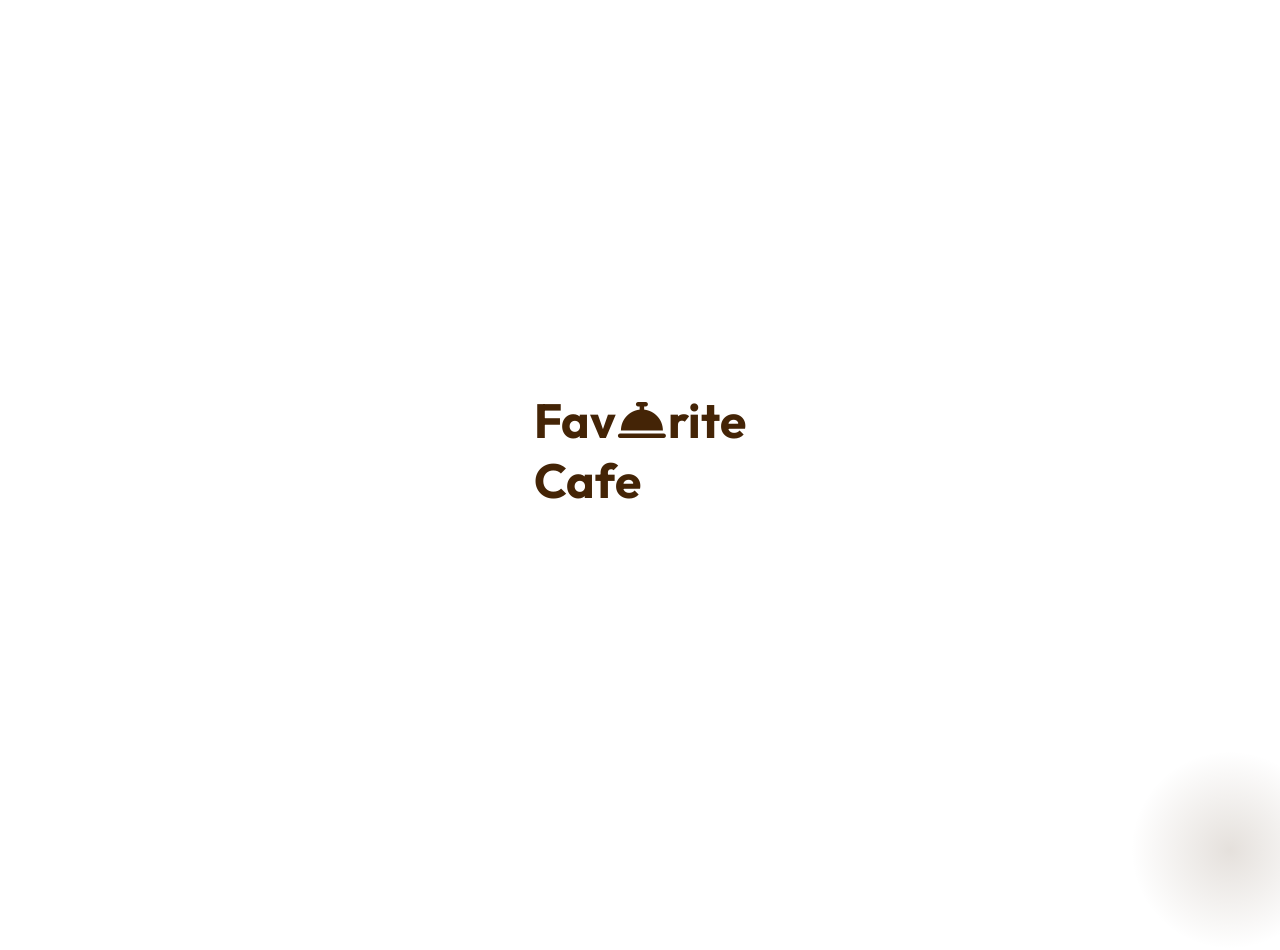
<file: mobile_auth.html>
<!DOCTYPE html>
<html lang="en">

<head>
    <meta charset="UTF-8">
    <meta name="viewport" content="width=device-width, initial-scale=1.0, maximum-scale=1.0, user-scalable=no">
    <title>Favorite Cafe - Mobile App</title>

    <!-- Google Fonts -->
    <link href="https://fonts.googleapis.com/css2?family=Outfit:wght@300;400;500;600;700&display=swap" rel="stylesheet">

    <!-- Font Awesome -->
    <link href="https://cdnjs.cloudflare.com/ajax/libs/font-awesome/6.4.0/css/all.min.css" rel="stylesheet">

    <!-- Custom CSS -->
    <link rel="stylesheet" href="css/mobile_auth.css">
</head>

<body>

    <!-- Toast Notification Container -->
    <div id="mobileToastContainer" class="toast-container"></div>

    <!-- Screen 1: Splash Screen -->
    <div id="splashScreen" class="screen active splash-bg">
        <div class="logo-container">
            <h1>Fav<span class="logo-icon"><i class="fas fa-concierge-bell"></i></span>rite </h1>
            <h1>Cafe</h1>
        </div>
        <div class="sunburst"></div>
    </div>

    <!-- Screen 2: Onboarding -->
    <div id="onboardingScreen" class="screen">
        <div class="carousel-container" id="carouselContainer">
            <div class="carousel-slide active" id="slide1">
                <img src="img/menu/mobile_version_Favorite.png" alt="All your favorites">
                <h2>All your favorites</h2>
                <p>Get all your loved foods in one place,<br>you just place the order we do the rest</p>
            </div>
            <div class="carousel-slide" id="slide2">
                <img src="img/menu/OrderFromChefs.svg" alt="Order from chosen chef">
                <h2>Order from chosen chef</h2>
                <p>Get all your loved foods in one place,<br>you just place the order we do the rest</p>
            </div>
            <div class="carousel-slide" id="slide3">
                <img src="img/menu/freeDelivery.svg" alt="Free delivery offers">
                <h2>Free delivery offers</h2>
                <p>Get all your loved foods in one place,<br>you just place the order we do the rest</p>
            </div>
        </div>
        <div class="dots-container" id="dotsContainer">
            <span class="dot active"></span>
            <span class="dot"></span>
            <span class="dot"></span>
            <span class="dot"></span>
        </div>
        <div class="onboarding-actions">
            <button class="btn-primary w-100" id="onboardingNextBtn">NEXT</button>
            <button class="btn-text" id="onboardingSkipBtn">Skip</button>
        </div>
    </div>

    <!-- Screen 3: Sign Up -->
    <div id="signupScreen" class="screen dark-bg">
        <div class="header">
            <button class="back-btn" onclick="showScreen('onboardingScreen')"><i
                    class="fas fa-chevron-left"></i></button>
            <div class="header-text">
                <h2>Sign Up</h2>
                <p>Please sign up to get started</p>
            </div>
        </div>
        <div class="form-container">
            <form id="signupForm" onsubmit="event.preventDefault(); mobileProcessClientRegister();">
                <!-- NAME -->
                <div class="input-group">
                    <label>NAME</label>
                    <input type="text" id="regName" placeholder="John Doe" required autocomplete="name">
                </div>

                <!-- EMAIL -->
                <div class="input-group">
                    <label>EMAIL</label>
                    <input type="email" id="regEmail" placeholder="example@gmail.com" required autocomplete="email">
                </div>

                <!-- PHONE NUMBER (between EMAIL and PASSWORD) -->
                <div class="input-group">
                    <label>PHONE NUMBER</label>
                    <input type="tel" id="regPhone" placeholder="078..." required autocomplete="tel">
                </div>

                <!-- PASSWORD -->
                <div class="input-group">
                    <label>PASSWORD</label>
                    <div class="password-input">
                        <input type="password" id="regPass" placeholder="••••••••" required autocomplete="new-password">
                        <i class="fas fa-eye-slash toggle-password" onclick="togglePassword(this, 'regPass')"></i>
                    </div>
                </div>

                <!-- CONFIRM PASSWORD -->
                <div class="input-group">
                    <label>RE-TYPE PASSWORD</label>
                    <div class="password-input">
                        <input type="password" id="regPassConfirm" placeholder="••••••••" required
                            autocomplete="new-password">
                        <i class="fas fa-eye-slash toggle-password"
                            onclick="togglePassword(this, 'regPassConfirm')"></i>
                    </div>
                </div>

                <button type="submit" class="btn-primary w-100 mt-4">SIGN UP</button>

                <p class="text-center mt-4 text-gray bottom-text">
                    Already have an account? <a href="#" onclick="showScreen('loginScreen')"
                        class="text-primary fw-bold">LOG IN</a>
                </p>
            </form>
        </div>
    </div>

    <!-- Screen 4: Log In -->
    <div id="loginScreen" class="screen dark-bg">
        <div class="header">
            <button class="back-btn" onclick="showScreen('onboardingScreen')"><i
                    class="fas fa-chevron-left"></i></button>
            <div class="header-text">
                <h2>Log In</h2>
                <p>Please sign in to your existing account</p>
            </div>
        </div>
        <div class="form-container">
            <form id="loginForm" onsubmit="event.preventDefault(); mobileProcessClientLogin();">
                <div class="input-group">
                    <label>EMAIL</label>
                    <input type="email" id="loginEmail" placeholder="example@gmail.com" required>
                </div>
                <div class="input-group mb-1">
                    <label>PASSWORD</label>
                    <div class="password-input">
                        <input type="password" id="loginPass" placeholder="••••••••" required>
                        <i class="fas fa-eye-slash toggle-password" onclick="togglePassword(this, 'loginPass')"></i>
                    </div>
                </div>
                <div class="d-flex justify-content-between align-items-center mb-4">
                    <label class="checkbox-container">
                        <input type="checkbox" id="rememberMe">
                        <span class="checkmark"></span>
                        <span class="check-label">Remember me</span>
                    </label>
                    <a href="#" class="text-primary text-sm fw-bold" onclick="showScreen('forgotPasswordScreen')">Forgot
                        Password</a>
                </div>
                <button type="submit" class="btn-primary w-100">LOG IN</button>

                <p class="text-center mt-4 text-gray bottom-text">Don't have an account? <a href="#"
                        onclick="showScreen('signupScreen')" class="text-primary fw-bold">SIGN UP</a></p>
                <!-- <div class="social-login mt-3">
                    <p class="text-center text-sm text-gray mb-3">Or</p>
                    <div class="social-icons">
                        <button type="button" class="social-btn gmail"><i class="fab fa-gmail"></i></button>
                    </div>
                </div> -->
            </form>
        </div>
    </div>

    <!-- Screen 5: Forgot Password -->
    <div id="forgotPasswordScreen" class="screen dark-bg">
        <div class="header">
            <button class="back-btn" onclick="showScreen('loginScreen')"><i class="fas fa-chevron-left"></i></button>
            <div class="header-text">
                <h2>Forgot Password</h2>
                <p>Please sign in to your existing account</p>
            </div>
        </div>
        <div class="form-container">
            <form id="forgotForm"
                onsubmit="event.preventDefault(); showMobileToast('Reset link sent!', 'success'); setTimeout(()=>showScreen('loginScreen'), 1500);">
                <div class="input-group">
                    <label>EMAIL</label>
                    <input type="email" placeholder="example@gmail.com" required>
                </div>
                <button type="submit" class="btn-primary w-100 mt-4">SEND CODE</button>
            </form>
        </div>
    </div>

    <!-- Mobile Auth JS Logic -->
    <script>
        // Screen Navigation
        function showScreen(screenId) {
            document.querySelectorAll('.screen').forEach(s => s.classList.remove('active', 'slide-in-right'));
            const screen = document.getElementById(screenId);
            screen.classList.add('active');
            if (screenId !== 'splashScreen' && screenId !== 'onboardingScreen') {
                screen.classList.add('slide-in-right');
            }
        }

        // Onboarding Carousel Logic
        let currentSlide = 0;
        const slides = document.querySelectorAll('.carousel-slide');
        const dots = document.querySelectorAll('.dot');
        const nextBtn = document.getElementById('onboardingNextBtn');

        function updateCarousel() {
            if (currentSlide >= slides.length) {
                // If past last slide, go to Get Started (SignUp or Login)
                showScreen('loginScreen');
                return;
            }

            slides.forEach((s, i) => {
                s.classList.remove('active');
                if (i === currentSlide) s.classList.add('active');
            });
            dots.forEach((d, i) => {
                d.classList.remove('active');
                if (i === currentSlide) d.classList.add('active');
            });

            if (currentSlide === slides.length - 1) {
                nextBtn.innerText = "GET STARTED";
            } else {
                nextBtn.innerText = "NEXT";
            }
        }

        document.getElementById('onboardingNextBtn').addEventListener('click', () => {
            currentSlide++;
            updateCarousel();
        });

        document.getElementById('onboardingSkipBtn').addEventListener('click', () => {
            showScreen('loginScreen');
        });

        // Splash Screen auto-transition
        setTimeout(() => {
            showScreen('onboardingScreen');
        }, 2000);

        // Password Toggle
        function togglePassword(icon, inputId) {
            const input = document.getElementById(inputId);
            if (input.type === "password") {
                input.type = "text";
                icon.classList.remove("fa-eye-slash");
                icon.classList.add("fa-eye");
            } else {
                input.type = "password";
                icon.classList.remove("fa-eye");
                icon.classList.add("fa-eye-slash");
            }
        }

        // Toast Notification System
        function showMobileToast(message, type = 'success') {
            const container = document.getElementById('mobileToastContainer');
            const toast = document.createElement('div');
            toast.className = `mobile-toast toast-${type}`;

            const iconClass = type === 'success' ? 'fa-check-circle' : (type === 'warning' ? 'fa-exclamation-triangle' : 'fa-times-circle');

            toast.innerHTML = `
                <i class="fas ${iconClass}"></i>
                <span>${message}</span>
            `;

            container.appendChild(toast);

            // Trigger animation
            setTimeout(() => { toast.classList.add('show'); }, 10);

            // Remove after 3 seconds
            setTimeout(() => {
                toast.classList.remove('show');
                setTimeout(() => { toast.remove(); }, 300);
            }, 3000);
        }

        // API Authentication Logic matching index.html
        async function mobileProcessClientLogin() {
            var email = document.getElementById('loginEmail').value.trim().toLowerCase();
            var pass = document.getElementById('loginPass').value.trim();

            if (!email || !pass) {
                showMobileToast('Please enter both email and password.', 'warning');
                return;
            }

            try {
                var res = await fetch('api/auth.php?action=login', {
                    method: 'POST',
                    headers: { 'Content-Type': 'application/json' },
                    body: JSON.stringify({ email: email, password: pass })
                });
                var data = await res.json();

                if (data.status === 'success') {
                    var userObj = { name: data.user.full_name || email.split('@')[0], email: email, phone: data.user.phone || '', pass: pass };
                    localStorage.setItem('favcafe_active_user', JSON.stringify(userObj));
                    showMobileToast('Login successful! Redirecting...', 'success');
                    setTimeout(() => { window.location.href = 'mobile_app.html'; }, 1000);
                    return;
                } else if (data.status === 'error') {
                    showMobileToast(data.message, 'error');
                    return;
                }
            } catch (e) {
                console.log('[Auth API] Offline mode fallback');
            }

            // Fallback Local Storage logic
            var registeredUsers = JSON.parse(localStorage.getItem('favcafe_users') || '[]');
            var userInDb = registeredUsers.find(function (u) { return u.email === email; });

            if (!userInDb) {
                showMobileToast('User not found. Please register.', 'error');
                return;
            }
            if (userInDb.pass !== pass) {
                showMobileToast('Incorrect password.', 'error');
                return;
            }

            localStorage.setItem('favcafe_active_user', JSON.stringify(userInDb));
            showMobileToast('Login successful! Redirecting...', 'success');
            setTimeout(() => { window.location.href = 'mobile_app.html'; }, 1000);
        }

        async function mobileProcessClientRegister() {
            var name = document.getElementById('regName').value.trim();
            var email = document.getElementById('regEmail').value.trim().toLowerCase();
            var phone = document.getElementById('regPhone') ? document.getElementById('regPhone').value.trim() : '';
            var pass = document.getElementById('regPass').value.trim();
            var confirmPass = document.getElementById('regPassConfirm').value.trim();

            if (pass !== confirmPass) {
                showMobileToast('Passwords do not match!', 'error');
                return;
            }

            try {
                var res = await fetch('api/auth.php?action=register', {
                    method: 'POST',
                    headers: { 'Content-Type': 'application/json' },
                    body: JSON.stringify({ full_name: name, email: email, phone: phone, password: pass })
                });
                var data = await res.json();

                if (data.status === 'success') {
                    var newUser = { name: data.user.full_name || name, email: email, phone: phone, pass: pass };
                    localStorage.setItem('favcafe_active_user', JSON.stringify(newUser));
                    showMobileToast('Registration successful! Redirecting...', 'success');
                    setTimeout(() => { window.location.href = 'mobile_app.html'; }, 1000);
                    return;
                } else if (data.status === 'error') {
                    showMobileToast(data.message, 'error');
                    return;
                }
            } catch (e) {
                console.log('[Auth API] Offline mode fallback');
            }

            // Fallback Local Storage logic
            var registeredUsers = JSON.parse(localStorage.getItem('favcafe_users') || '[]');
            if (registeredUsers.find(function (u) { return u.email === email; })) {
                showMobileToast('Email already registered. Please sign in.', 'warning');
                return;
            }

            var newUser = { name: name, email: email, phone: phone, pass: pass };
            registeredUsers.push(newUser);
            localStorage.setItem('favcafe_users', JSON.stringify(registeredUsers));
            localStorage.setItem('favcafe_active_user', JSON.stringify(newUser));

            showMobileToast('Registration successful! Redirecting...', 'success');
            setTimeout(() => { window.location.href = 'mobile_app.html'; }, 1000);
        }
    </script>
</body>

</html>
</file>
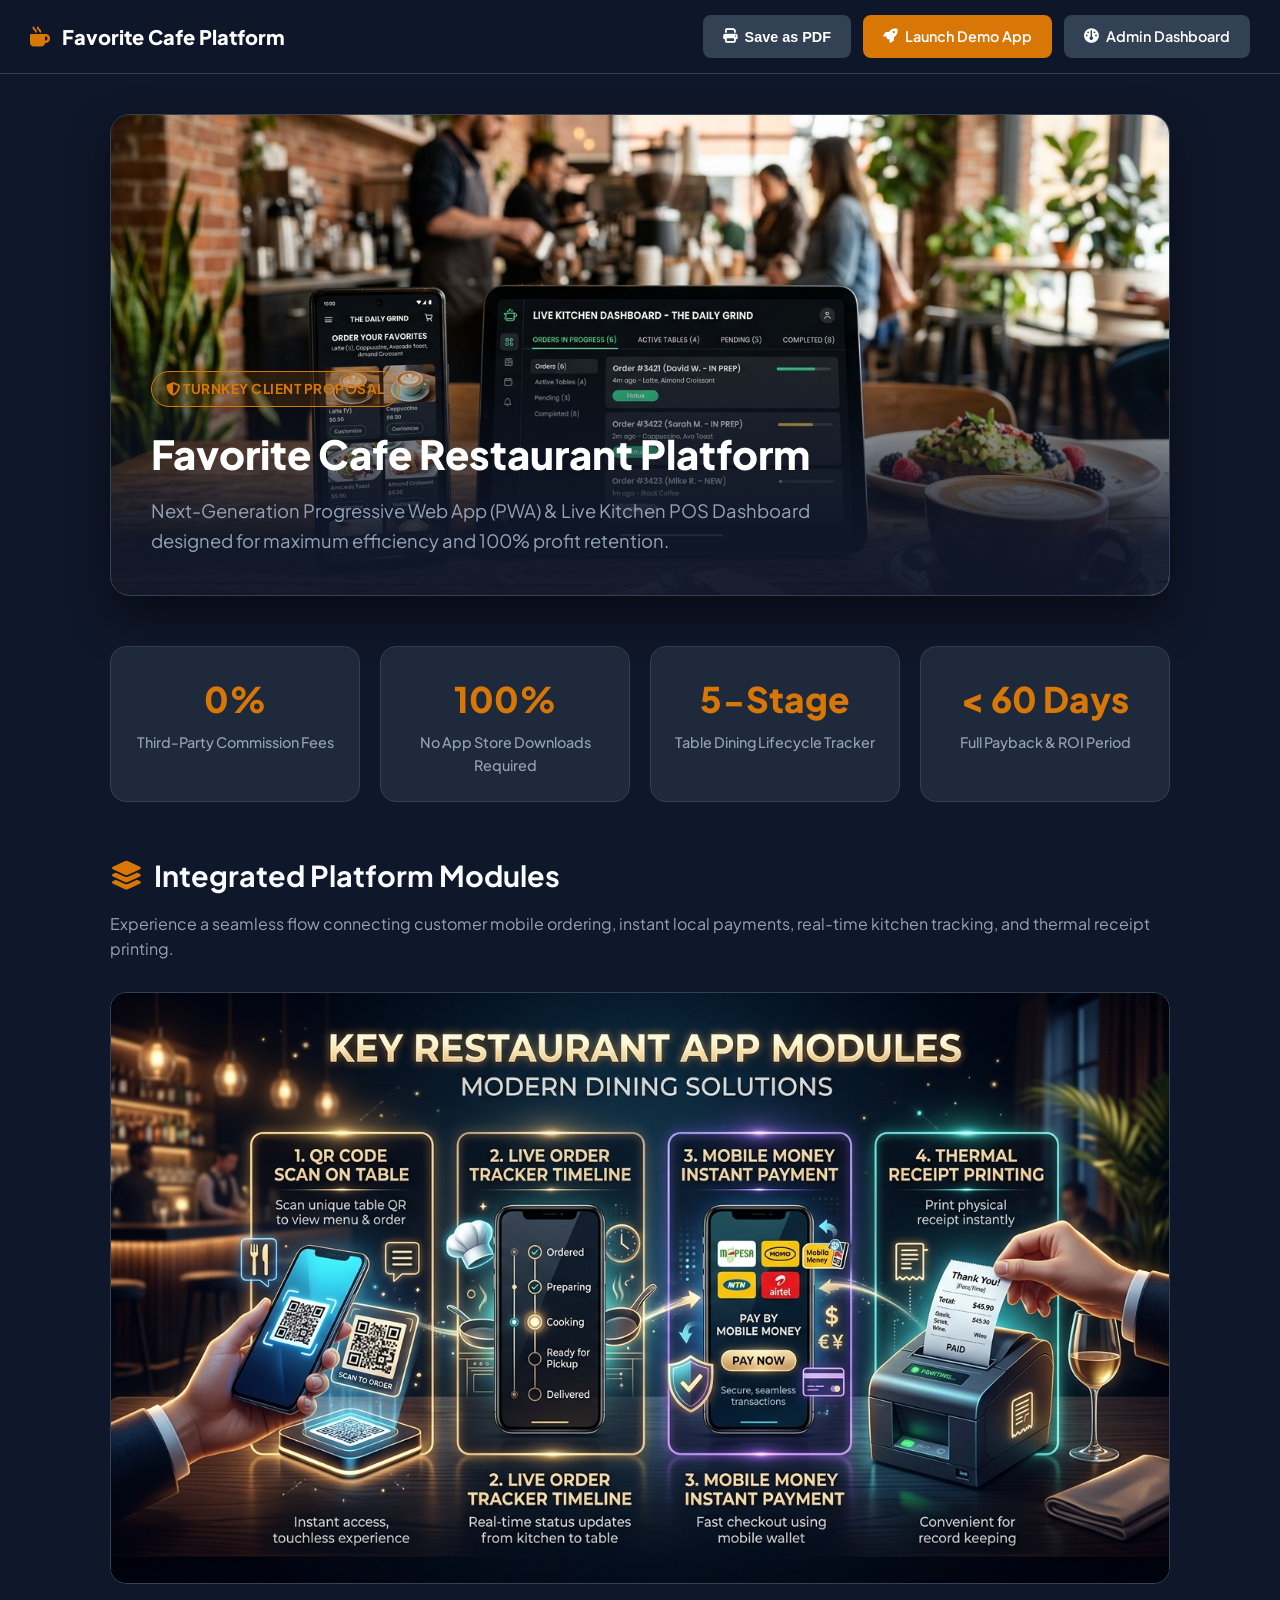
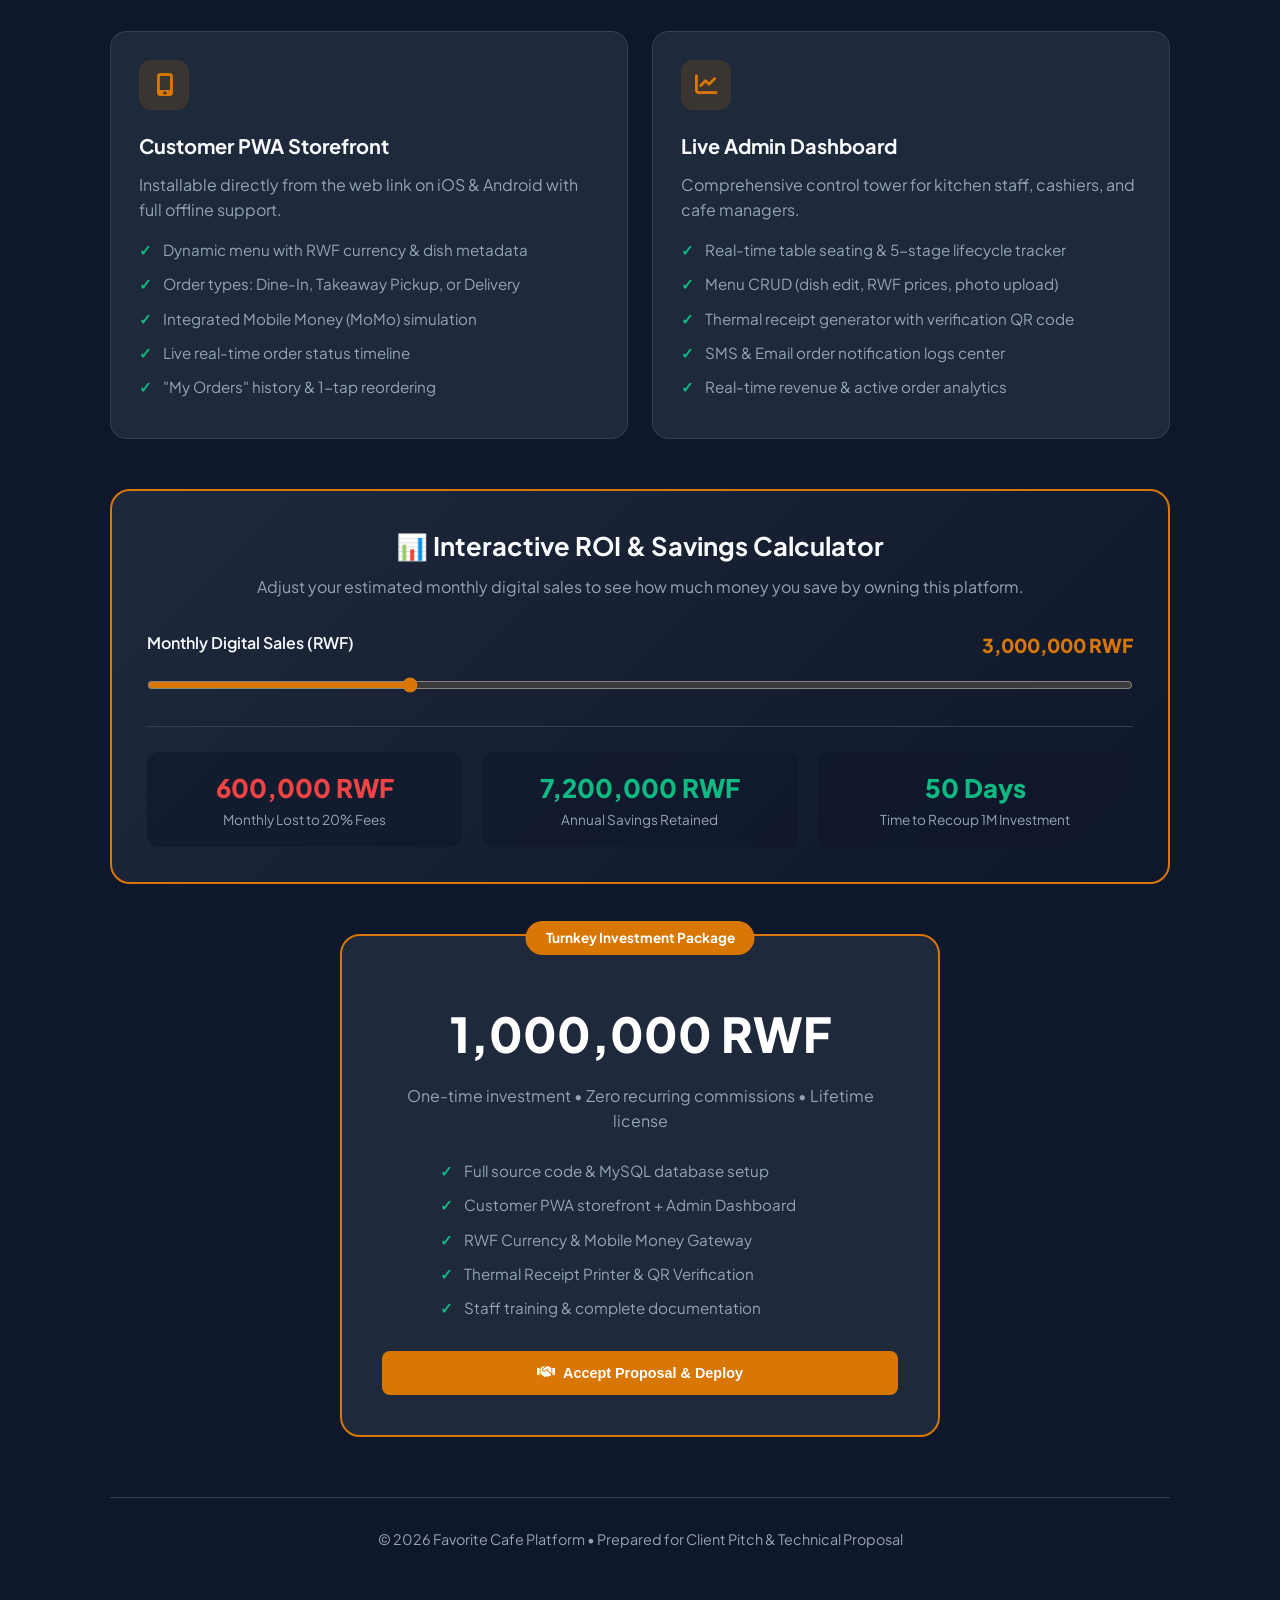
<file: pitch_presentation.html>
<!DOCTYPE html>
<html lang="en">
<head>
    <meta charset="UTF-8">
    <meta name="viewport" content="width=device-width, initial-scale=1.0">
    <title>Favorite Cafe Platform — Client Pitch Deck & Proposal</title>
    <link href="https://fonts.googleapis.com/css2?family=Plus+Jakarta+Sans:wght@300;400;500;600;700;800&display=swap" rel="stylesheet">
    <link rel="stylesheet" href="https://cdnjs.cloudflare.com/ajax/libs/font-awesome/6.4.0/css/all.min.css">
    <style>
        :root {
            --primary: #442406;
            --primary-light: #6b3e12;
            --accent: #d97706;
            --accent-glow: rgba(217, 119, 6, 0.15);
            --bg-main: #0f172a;
            --bg-card: #1e293b;
            --bg-card-hover: #334155;
            --text-main: #f8fafc;
            --text-muted: #94a3b8;
            --border-color: #334155;
            --success: #10b981;
        }

        * {
            box-sizing: border-box;
            margin: 0;
            padding: 0;
        }

        body {
            font-family: 'Plus Jakarta Sans', sans-serif;
            background-color: var(--bg-main);
            color: var(--text-main);
            line-height: 1.6;
            padding-bottom: 60px;
        }

        .header-bar {
            background: rgba(15, 23, 42, 0.9);
            backdrop-filter: blur(12px);
            border-bottom: 1px solid var(--border-color);
            position: sticky;
            top: 0;
            z-index: 100;
            padding: 15px 30px;
            display: flex;
            justify-content: space-between;
            align-items: center;
        }

        .brand {
            display: flex;
            align-items: center;
            gap: 12px;
            font-weight: 800;
            font-size: 1.25rem;
            color: #fff;
        }

        .brand i {
            color: var(--accent);
        }

        .btn-group {
            display: flex;
            gap: 12px;
        }

        .btn {
            background: var(--accent);
            color: #fff;
            border: none;
            padding: 10px 20px;
            border-radius: 8px;
            font-weight: 600;
            font-size: 0.9rem;
            cursor: pointer;
            display: inline-flex;
            align-items: center;
            gap: 8px;
            transition: all 0.2s ease;
            text-decoration: none;
        }

        .btn:hover {
            background: #b45309;
            transform: translateY(-2px);
        }

        .btn-secondary {
            background: #334155;
            color: #fff;
        }

        .btn-secondary:hover {
            background: #475569;
        }

        .container {
            max-width: 1100px;
            margin: 40px auto;
            padding: 0 20px;
        }

        /* Hero Banner Section */
        .hero-section {
            position: relative;
            border-radius: 20px;
            overflow: hidden;
            border: 1px solid var(--border-color);
            box-shadow: 0 20px 40px rgba(0,0,0,0.5);
            margin-bottom: 50px;
        }

        .hero-img {
            width: 100%;
            max-height: 480px;
            object-fit: cover;
            display: block;
        }

        .hero-overlay {
            position: absolute;
            bottom: 0;
            left: 0;
            right: 0;
            background: linear-gradient(180deg, transparent 0%, rgba(15,23,42,0.95) 80%);
            padding: 40px;
        }

        .hero-title {
            font-size: 2.5rem;
            font-weight: 800;
            margin-bottom: 10px;
            color: #fff;
        }

        .hero-subtitle {
            font-size: 1.15rem;
            color: var(--text-muted);
            max-width: 700px;
        }

        .badge-tag {
            display: inline-block;
            background: var(--accent-glow);
            color: var(--accent);
            border: 1px solid var(--accent);
            padding: 6px 14px;
            border-radius: 20px;
            font-size: 0.85rem;
            font-weight: 700;
            margin-bottom: 15px;
            text-transform: uppercase;
            letter-spacing: 0.5px;
        }

        /* Stats Grid */
        .stats-grid {
            display: grid;
            grid-template-columns: repeat(auto-fit, minmax(240px, 1fr));
            gap: 20px;
            margin-bottom: 50px;
        }

        .stat-card {
            background: var(--bg-card);
            border: 1px solid var(--border-color);
            padding: 24px;
            border-radius: 16px;
            text-align: center;
        }

        .stat-number {
            font-size: 2.2rem;
            font-weight: 800;
            color: var(--accent);
            margin-bottom: 4px;
        }

        .stat-label {
            font-size: 0.9rem;
            color: var(--text-muted);
            font-weight: 500;
        }

        /* Features Section */
        .section-title {
            font-size: 1.8rem;
            font-weight: 700;
            margin-bottom: 12px;
            display: flex;
            align-items: center;
            gap: 12px;
        }

        .section-desc {
            color: var(--text-muted);
            margin-bottom: 30px;
            font-size: 1rem;
        }

        .features-banner {
            width: 100%;
            border-radius: 16px;
            border: 1px solid var(--border-color);
            margin-bottom: 40px;
        }

        .grid-2 {
            display: grid;
            grid-template-columns: repeat(auto-fit, minmax(320px, 1fr));
            gap: 24px;
            margin-bottom: 50px;
        }

        .card {
            background: var(--bg-card);
            border: 1px solid var(--border-color);
            border-radius: 16px;
            padding: 28px;
            transition: all 0.3s ease;
        }

        .card:hover {
            border-color: var(--accent);
            transform: translateY(-4px);
        }

        .card-icon {
            width: 50px;
            height: 50px;
            border-radius: 12px;
            background: var(--accent-glow);
            color: var(--accent);
            display: flex;
            align-items: center;
            justify-content: center;
            font-size: 1.4rem;
            margin-bottom: 20px;
        }

        .card-title {
            font-size: 1.25rem;
            font-weight: 700;
            margin-bottom: 10px;
        }

        .card-list {
            list-style: none;
            margin-top: 15px;
        }

        .card-list li {
            position: relative;
            padding-left: 24px;
            margin-bottom: 10px;
            color: var(--text-muted);
            font-size: 0.95rem;
        }

        .card-list li::before {
            content: "✓";
            position: absolute;
            left: 0;
            color: var(--success);
            font-weight: bold;
        }

        /* Interactive ROI Calculator */
        .calculator-box {
            background: linear-gradient(135deg, #1e293b 0%, #0f172a 100%);
            border: 2px solid var(--accent);
            border-radius: 20px;
            padding: 35px;
            margin-bottom: 50px;
        }

        .calc-header {
            text-align: center;
            margin-bottom: 30px;
        }

        .slider-container {
            margin: 30px 0;
        }

        .slider-label {
            display: flex;
            justify-content: space-between;
            font-weight: 600;
            margin-bottom: 10px;
        }

        .range-slider {
            width: 100%;
            height: 10px;
            border-radius: 5px;
            background: #334155;
            outline: none;
            accent-color: var(--accent);
        }

        .calc-results {
            display: grid;
            grid-template-columns: repeat(auto-fit, minmax(200px, 1fr));
            gap: 20px;
            margin-top: 30px;
            padding-top: 25px;
            border-top: 1px solid var(--border-color);
        }

        .result-item {
            text-align: center;
            background: rgba(15,23,42,0.6);
            padding: 16px;
            border-radius: 12px;
        }

        .result-value {
            font-size: 1.6rem;
            font-weight: 800;
            color: var(--success);
        }

        .result-title {
            font-size: 0.85rem;
            color: var(--text-muted);
        }

        /* Pricing Card */
        .pricing-card {
            background: var(--bg-card);
            border: 2px solid var(--accent);
            border-radius: 20px;
            padding: 40px;
            text-align: center;
            max-width: 600px;
            margin: 0 auto 50px;
            position: relative;
        }

        .price-badge {
            position: absolute;
            top: -15px;
            left: 50%;
            transform: translateX(-50%);
            background: var(--accent);
            color: #fff;
            padding: 6px 20px;
            border-radius: 20px;
            font-size: 0.85rem;
            font-weight: 700;
        }

        .price-val {
            font-size: 3rem;
            font-weight: 800;
            color: #fff;
            margin: 20px 0 10px;
        }

        .price-sub {
            color: var(--text-muted);
            margin-bottom: 25px;
        }

        /* Footer */
        footer {
            text-align: center;
            color: var(--text-muted);
            font-size: 0.9rem;
            margin-top: 60px;
            border-top: 1px solid var(--border-color);
            padding-top: 30px;
        }

        @media print {
            body {
                background: #fff;
                color: #000;
            }
            .header-bar, .btn-group, .calculator-box {
                display: none;
            }
            .container {
                max-width: 100%;
                margin: 0;
                padding: 0;
            }
            .card {
                background: #fff;
                color: #000;
                border: 1px solid #ccc;
            }
            .stat-card {
                background: #f8fafc;
                color: #000;
            }
            .stat-number {
                color: #000;
            }
            .pricing-card {
                background: #fff;
                color: #000;
                border: 2px solid #000;
            }
            .price-val {
                color: #000;
            }
        }
    </style>
</head>
<body>

    <!-- Header Navigation -->
    <header class="header-bar">
        <div class="brand">
            <i class="fa-solid fa-mug-hot"></i>
            <span>Favorite Cafe Platform</span>
        </div>
        <div class="btn-group">
            <button class="btn btn-secondary" onclick="window.print()">
                <i class="fa-solid fa-print"></i> Save as PDF
            </button>
            <a href="index.html" class="btn" target="_blank">
                <i class="fa-solid fa-rocket"></i> Launch Demo App
            </a>
            <a href="admin.html" class="btn btn-secondary" target="_blank">
                <i class="fa-solid fa-gauge"></i> Admin Dashboard
            </a>
        </div>
    </header>

    <div class="container">
        <!-- Hero Section -->
        <div class="hero-section">
            <img src="img/pitch_hero.jpg" alt="Favorite Cafe Restaurant Platform Hero" class="hero-img">
            <div class="hero-overlay">
                <span class="badge-tag"><i class="fa-solid fa-shield-halved"></i> Turnkey Client Proposal</span>
                <h1 class="hero-title">Favorite Cafe Restaurant Platform</h1>
                <p class="hero-subtitle">Next-Generation Progressive Web App (PWA) & Live Kitchen POS Dashboard designed for maximum efficiency and 100% profit retention.</p>
            </div>
        </div>

        <!-- Key Metrics Highlights -->
        <div class="stats-grid">
            <div class="stat-card">
                <div class="stat-number">0%</div>
                <div class="stat-label">Third-Party Commission Fees</div>
            </div>
            <div class="stat-card">
                <div class="stat-number">100%</div>
                <div class="stat-label">No App Store Downloads Required</div>
            </div>
            <div class="stat-card">
                <div class="stat-number">5-Stage</div>
                <div class="stat-label">Table Dining Lifecycle Tracker</div>
            </div>
            <div class="stat-card">
                <div class="stat-number">&lt; 60 Days</div>
                <div class="stat-label">Full Payback & ROI Period</div>
            </div>
        </div>

        <!-- Visual Feature Banner -->
        <div class="section-title">
            <i class="fa-solid fa-layer-group" style="color: var(--accent);"></i>
            <span>Integrated Platform Modules</span>
        </div>
        <p class="section-desc">Experience a seamless flow connecting customer mobile ordering, instant local payments, real-time kitchen tracking, and thermal receipt printing.</p>

        <img src="img/pitch_features.jpg" alt="Platform Features Visual" class="features-banner">

        <!-- Grid of Key Capabilities -->
        <div class="grid-2">
            <div class="card">
                <div class="card-icon">
                    <i class="fa-solid fa-mobile-screen-button"></i>
                </div>
                <h3 class="card-title">Customer PWA Storefront</h3>
                <p style="color: var(--text-muted);">Installable directly from the web link on iOS & Android with full offline support.</p>
                <ul class="card-list">
                    <li>Dynamic menu with RWF currency & dish metadata</li>
                    <li>Order types: Dine-In, Takeaway Pickup, or Delivery</li>
                    <li>Integrated Mobile Money (MoMo) simulation</li>
                    <li>Live real-time order status timeline</li>
                    <li>"My Orders" history & 1-tap reordering</li>
                </ul>
            </div>

            <div class="card">
                <div class="card-icon">
                    <i class="fa-solid fa-chart-line"></i>
                </div>
                <h3 class="card-title">Live Admin Dashboard</h3>
                <p style="color: var(--text-muted);">Comprehensive control tower for kitchen staff, cashiers, and cafe managers.</p>
                <ul class="card-list">
                    <li>Real-time table seating & 5-stage lifecycle tracker</li>
                    <li>Menu CRUD (dish edit, RWF prices, photo upload)</li>
                    <li>Thermal receipt generator with verification QR code</li>
                    <li>SMS & Email order notification logs center</li>
                    <li>Real-time revenue & active order analytics</li>
                </ul>
            </div>
        </div>

        <!-- Interactive ROI Calculator Widget -->
        <div class="calculator-box">
            <div class="calc-header">
                <h2 style="font-size: 1.6rem; font-weight: 700; margin-bottom: 8px;">📊 Interactive ROI & Savings Calculator</h2>
                <p style="color: var(--text-muted);">Adjust your estimated monthly digital sales to see how much money you save by owning this platform.</p>
            </div>

            <div class="slider-container">
                <div class="slider-label">
                    <span>Monthly Digital Sales (RWF)</span>
                    <span id="sales-display" style="color: var(--accent); font-size: 1.2rem; font-weight: 800;">3,000,000 RWF</span>
                </div>
                <input type="range" id="sales-slider" min="500000" max="10000000" step="500000" value="3000000" class="range-slider" oninput="updateCalc()">
            </div>

            <div class="calc-results">
                <div class="result-item">
                    <div class="result-value" id="comm-loss" style="color: #ef4444;">600,000 RWF</div>
                    <div class="result-title">Monthly Lost to 20% Fees</div>
                </div>
                <div class="result-item">
                    <div class="result-value" id="annual-saved">7,200,000 RWF</div>
                    <div class="result-title">Annual Savings Retained</div>
                </div>
                <div class="result-item">
                    <div class="result-value" id="payback-time">50 Days</div>
                    <div class="result-title">Time to Recoup 1M Investment</div>
                </div>
            </div>
        </div>

        <!-- Proposal Investment Box -->
        <div class="pricing-card">
            <span class="price-badge">Turnkey Investment Package</span>
            <div class="price-val">1,000,000 RWF</div>
            <div class="price-sub">One-time investment • Zero recurring commissions • Lifetime license</div>
            
            <ul class="card-list" style="text-align: left; max-width: 400px; margin: 0 auto 30px;">
                <li>Full source code & MySQL database setup</li>
                <li>Customer PWA storefront + Admin Dashboard</li>
                <li>RWF Currency & Mobile Money Gateway</li>
                <li>Thermal Receipt Printer & QR Verification</li>
                <li>Staff training & complete documentation</li>
            </ul>

            <button class="btn" style="width: 100%; justify-content: center; padding: 14px;" onclick="alert('Proposal accepted! Contact the developer at 0791943014 to initiate deployment.')">
                <i class="fa-solid fa-handshake"></i> Accept Proposal & Deploy
            </button>
        </div>

        <footer>
            <p>© 2026 Favorite Cafe Platform • Prepared for Client Pitch & Technical Proposal</p>
        </footer>
    </div>

    <script>
        function updateCalc() {
            const sales = parseInt(document.getElementById('sales-slider').value);
            document.getElementById('sales-display').innerText = sales.toLocaleString() + ' RWF';

            const monthlyComm = sales * 0.20;
            const annualSaved = monthlyComm * 12;
            const paybackDays = Math.round((1000000 / monthlyComm) * 30);

            document.getElementById('comm-loss').innerText = Math.round(monthlyComm).toLocaleString() + ' RWF';
            document.getElementById('annual-saved').innerText = Math.round(annualSaved).toLocaleString() + ' RWF';
            document.getElementById('payback-time').innerText = paybackDays + ' Days';
        }
        updateCalc();
    </script>
</body>
</html>
</file>
<file: Documentation/css/all.css>
html {
	font-family: sans-serif;
	-webkit-text-size-adjust: 100%;
	-ms-text-size-adjust: 100%
}
body {
	margin: 0
}
article, aside, details, figcaption, figure, footer, header, hgroup, main, menu, nav, section, summary {
	display: block
}
audio, canvas, progress, video {
	display: inline-block;
	vertical-align: baseline
}
audio:not([controls]) {
	display: none;
	height: 0
}
[hidden], template {
	display:none
}
img {
	max-width: 100%;
}
a {
	background-color: transparent
}
a:active, a:hover {
	outline: 0
}
abbr[title] {
	border-bottom: 1px dotted
}
b, strong {
	font-weight: 700
}
dfn {
	font-style: italic
}
h1 {
	margin: .67em 0;
	font-size: 2em
}
mark {
	color: #000;
	background: #ff0
}
small {
	font-size: 80%
}
sub, sup {
	position: relative;
	font-size: 75%;
	line-height: 0;
	vertical-align: baseline
}
sup {
	top: -.5em
}
sub {
	bottom: -.25em
}
img {
	border: 0
}
svg:not(:root) {
	overflow: hidden
}
figure {
	margin: 1em 40px
}
hr {
	height: 0;
	box-sizing: content-box
}
pre {
	overflow: auto
}
code, kbd, pre, samp {
	font-family: monospace;
	font-size: 1em
}
button, input, optgroup, select, textarea {
	margin: 0;
	font: inherit;
	color: inherit
}
button {
	overflow: visible
}
button, select {
	text-transform: none
}
button, html input[type=button], input[type=reset], input[type=submit] {
	-webkit-appearance: button;
	cursor: pointer
}
button[disabled], html input[disabled] {
	cursor: default
}
button::-moz-focus-inner, input::-moz-focus-inner {
	padding:0;
	border:0
}
input {
	line-height: normal
}
input[type=checkbox], input[type=radio] {
	box-sizing: border-box;
	padding: 0
}
input[type=number]::-webkit-inner-spin-button, input[type=number]::-webkit-outer-spin-button {
	height:auto
}
input[type=search] {
	box-sizing: content-box;
	-webkit-appearance: textfield
}
input[type=search]::-webkit-search-cancel-button, input[type=search]::-webkit-search-decoration {
-webkit-appearance:none
}
fieldset {
	padding: .35em .625em .75em;
	margin: 0 2px;
	border: 1px solid silver
}
legend {
	padding: 0;
	border: 0
}
textarea {
	overflow: auto
}
optgroup {
	font-weight: 700
}
table {
	border-spacing: 0;
	border-collapse: collapse
}
td, th {
	padding: 0
}/*! Source: https://github.com/h5bp/html5-boilerplate/blob/master/src/css/main.css */
@media print {
	*, :after, :before {
		color: #000!important;
		text-shadow: none!important;
		background: 0 0!important;
		box-shadow: none!important
	}
	a, a:visited {
		text-decoration: underline
	}
	a[href]:after {
		content: " (" attr(href) ")"
	}
	abbr[title]:after {
		content: " (" attr(title) ")"
	}
	a[href^="#"]:after, a[href^="javascript:"]:after {
		content: ""
	}
	blockquote, pre {
		border: 1px solid #999;
		page-break-inside: avoid
	}
	thead {
		display: table-header-group
	}
	img, tr {
		page-break-inside: avoid
	}
	img {
		max-width: 100%!important
	}
	h2, h3, p {
		orphans: 3;
		widows: 3
	}
	h2, h3 {
		page-break-after: avoid
	}
	.navbar {
		display: none
	}
	.btn>.caret, .dropup>.btn>.caret {
		border-top-color: #000!important
	}
	.label {
		border: 1px solid #000
	}
	.table {
		border-collapse: collapse!important
	}
	.table td, .table th {
		background-color: #fff!important
	}
	.table-bordered td, .table-bordered th {
		border: 1px solid #ddd!important
	}
}
*, :after, :before {
	box-sizing: border-box
}
html {
	font-size: 10px;
	-webkit-tap-highlight-color: rgba(0,0,0,0)
}
body {
	font-family: Helvetica Neue, Helvetica, Arial, sans-serif;
	font-size: 14px;
	line-height: 1.42857143;
	color: #333;
	background-color: #fff
}
button, input, select, textarea {
	font-family: inherit;
	font-size: inherit;
	line-height: inherit
}
a {
	color: #337ab7;
	text-decoration: none
}
a:focus, a:hover {
	color: #23527c;
	text-decoration: underline
}
a:focus {
	outline: thin dotted;
	outline: 5px auto -webkit-focus-ring-color;
	outline-offset: -2px
}
figure {
	margin: 0
}
img {
	vertical-align: middle
}
.carousel-inner>.item>a>img, .carousel-inner>.item>img, .img-responsive, .thumbnail a>img, .thumbnail>img {
	display: block;
	max-width: 100%;
	height: auto
}
.img-rounded {
	border-radius: 6px
}
.img-thumbnail {
	display: inline-block;
	max-width: 100%;
	height: auto;
	padding: 4px;
	line-height: 1.42857143;
	background-color: #fff;
	border: 1px solid #ddd;
	border-radius: 4px;
	transition: all .2s ease-in-out
}
.img-circle {
	border-radius: 50%
}
hr {
	margin-top: 20px;
	margin-bottom: 20px;
	border: 0;
	border-top: 1px solid #eee
}
.sr-only {
	position: absolute;
	width: 1px;
	height: 1px;
	padding: 0;
	margin: -1px;
	overflow: hidden;
	clip: rect(0,0,0,0);
	border: 0
}
.sr-only-focusable:active, .sr-only-focusable:focus {
	position: static;
	width: auto;
	height: auto;
	margin: 0;
	overflow: visible;
	clip: auto
}
[role=button] {
cursor:pointer
}
.h1, .h2, .h3, .h4, .h5, .h6, h1, h2, h3, h4, h5, h6 {
	font-family: inherit;
	font-weight: 500;
	line-height: 1.1;
	color: inherit
}
.h1 .small, .h1 small, .h2 .small, .h2 small, .h3 .small, .h3 small, .h4 .small, .h4 small, .h5 .small, .h5 small, .h6 .small, .h6 small, h1 .small, h1 small, h2 .small, h2 small, h3 .small, h3 small, h4 .small, h4 small, h5 .small, h5 small, h6 .small, h6 small {
	font-weight: 400;
	line-height: 1;
	color: #777
}
.h1, .h2, .h3, h1, h2, h3 {
	margin-top: 20px;
	margin-bottom: 10px
}
.h1 .small, .h1 small, .h2 .small, .h2 small, .h3 .small, .h3 small, h1 .small, h1 small, h2 .small, h2 small, h3 .small, h3 small {
	font-size: 65%
}
.h4, .h5, .h6, h4, h5, h6 {
	margin-top: 10px;
	margin-bottom: 10px
}
.h4 .small, .h4 small, .h5 .small, .h5 small, .h6 .small, .h6 small, h4 .small, h4 small, h5 .small, h5 small, h6 .small, h6 small {
	font-size: 75%
}
.h1, h1 {
	font-size: 36px
}
.h2, h2 {
	font-size: 30px
}
.h3, h3 {
	font-size: 24px
}
.h4, h4 {
	font-size: 18px
}
.h5, h5 {
	font-size: 14px
}
.h6, h6 {
	font-size: 12px
}
p {
	margin: 0 0 10px
}
.lead {
	margin-bottom: 20px;
	font-size: 16px;
	font-weight: 300;
	line-height: 1.4
}
@media (min-width:768px) {
.lead {
	font-size: 21px
}
}
.small, small {
	font-size: 85%
}
.mark, mark {
	padding: .2em;
	background-color: #fcf8e3
}
.text-left {
	text-align: left
}
.text-right {
	text-align: right
}
.text-center {
	text-align: center
}
.text-justify {
	text-align: justify
}
.text-nowrap {
	white-space: nowrap
}
.text-lowercase {
	text-transform: lowercase
}
.text-uppercase {
	text-transform: uppercase
}
.text-capitalize {
	text-transform: capitalize
}
.text-muted {
	color: #777
}
.text-primary {
	color: #337ab7
}
a.text-primary:focus, a.text-primary:hover {
	color: #286090
}
.text-success {
	color: #3c763d
}
a.text-success:focus, a.text-success:hover {
	color: #2b542c
}
.text-info {
	color: #31708f
}
a.text-info:focus, a.text-info:hover {
	color: #245269
}
.text-warning {
	color: #8a6d3b
}
a.text-warning:focus, a.text-warning:hover {
	color: #66512c
}
.text-danger {
	color: #a94442
}
a.text-danger:focus, a.text-danger:hover {
	color: #843534
}
.bg-primary {
	color: #fff;
	background-color: #337ab7
}
a.bg-primary:focus, a.bg-primary:hover {
	background-color: #286090
}
.bg-success {
	background-color: #dff0d8
}
a.bg-success:focus, a.bg-success:hover {
	background-color: #c1e2b3
}
.bg-info {
	background-color: #d9edf7
}
a.bg-info:focus, a.bg-info:hover {
	background-color: #afd9ee
}
.bg-warning {
	background-color: #fcf8e3
}
a.bg-warning:focus, a.bg-warning:hover {
	background-color: #f7ecb5
}
.bg-danger {
	background-color: #f2dede
}
a.bg-danger:focus, a.bg-danger:hover {
	background-color: #e4b9b9
}
.page-header {
	padding-bottom: 9px;
	margin: 0 0 20px;
	border-bottom: 1px solid #eee
}
ol, ul {
	margin-top: 0;
	margin-bottom: 10px
}
ol ol, ol ul, ul ol, ul ul {
	margin-bottom: 0
}
.list-inline, .list-unstyled {
	padding-left: 0;
	list-style: none
}
.list-inline {
	margin-left: -5px
}
.list-inline>li {
	display: inline-block;
	padding-right: 5px;
	padding-left: 5px
}
dl {
	margin-top: 0;
	margin-bottom: 20px
}
dd, dt {
	line-height: 1.42857143
}
dt {
	font-weight: 700
}
dd {
	margin-left: 0
}
@media (min-width:768px) {
	.dl-horizontal dt {
		float: left;
		width: 160px;
		overflow: hidden;
		clear: left;
		text-align: right;
		text-overflow: ellipsis;
		white-space: nowrap
	}
	.dl-horizontal dd {
		margin-left: 180px
	}
}
abbr[data-original-title], abbr[title] {
	cursor: help;
	border-bottom: 1px dotted #777
}
.initialism {
	font-size: 90%;
	text-transform: uppercase
}
blockquote {
	padding: 10px 20px;
	margin: 0 0 20px;
	font-size: 17.5px;
	border-left: 5px solid #eee
}
blockquote ol:last-child, blockquote p:last-child, blockquote ul:last-child {
	margin-bottom: 0
}
blockquote .small, blockquote footer, blockquote small {
	display: block;
	font-size: 80%;
	line-height: 1.42857143;
	color: #777
}
blockquote .small:before, blockquote footer:before, blockquote small:before {
	content: '\2014 \00A0'
}
.blockquote-reverse, blockquote.pull-right {
	padding-right: 15px;
	padding-left: 0;
	text-align: right;
	border-right: 5px solid #eee;
	border-left: 0
}
.blockquote-reverse .small:before, .blockquote-reverse footer:before, .blockquote-reverse small:before, blockquote.pull-right .small:before, blockquote.pull-right footer:before, blockquote.pull-right small:before {
	content: ''
}
.blockquote-reverse .small:after, .blockquote-reverse footer:after, .blockquote-reverse small:after, blockquote.pull-right .small:after, blockquote.pull-right footer:after, blockquote.pull-right small:after {
	content: '\00A0 \2014'
}
address {
	margin-bottom: 20px;
	font-style: normal;
	line-height: 1.42857143
}
code, kbd, pre, samp {
	font-family: Menlo, Monaco, Consolas, Courier New, monospace
}
code {
	color: #c7254e;
	background-color: #f9f2f4;
	border-radius: 4px
}
code, kbd {
	padding: 2px 4px;
	font-size: 90%
}
kbd {
	color: #fff;
	background-color: #333;
	border-radius: 3px;
	box-shadow: inset 0 -1px 0 rgba(0,0,0,.25)
}
kbd kbd {
	padding: 0;
	font-size: 100%;
	font-weight: 700;
	box-shadow: none
}
pre {
	display: block;
	padding: 9.5px;
	margin: 0 0 10px;
	font-size: 13px;
	line-height: 1.42857143;
	color: #333;
	word-break: break-all;
	word-wrap: break-word;
	background-color: #f5f5f5;
	border: 1px solid #ccc;
	border-radius: 4px
}
pre code {
	padding: 0;
	font-size: inherit;
	color: inherit;
	white-space: pre-wrap;
	background-color: transparent;
	border-radius: 0
}
.pre-scrollable {
	max-height: 340px;
	overflow-y: scroll
}
.container {
	padding-right: 15px;
	padding-left: 15px;
	margin-right: auto;
	margin-left: auto
}
@media (min-width:768px) {
	.container {
		width: 750px
	}
}
@media (min-width:992px) {
	.container {
		width: 970px
	}
}
@media (min-width:1200px) {
	.container {
		width: 1170px
	}
}
.container-fluid {
	padding-right: 15px;
	padding-left: 15px;
	margin-right: auto;
	margin-left: auto
}
.row {
	margin-right: -15px;
	margin-left: -15px
}
.col-lg-1, .col-lg-2, .col-lg-3, .col-lg-4, .col-lg-5, .col-lg-6, .col-lg-7, .col-lg-8, .col-lg-9, .col-lg-10, .col-lg-11, .col-lg-12, .col-md-1, .col-md-2, .col-md-3, .col-md-4, .col-md-5, .col-md-6, .col-md-7, .col-md-8, .col-md-9, .col-md-10, .col-md-11, .col-md-12, .col-sm-1, .col-sm-2, .col-sm-3, .col-sm-4, .col-sm-5, .col-sm-6, .col-sm-7, .col-sm-8, .col-sm-9, .col-sm-10, .col-sm-11, .col-sm-12, .col-xs-1, .col-xs-2, .col-xs-3, .col-xs-4, .col-xs-5, .col-xs-6, .col-xs-7, .col-xs-8, .col-xs-9, .col-xs-10, .col-xs-11, .col-xs-12 {
	position: relative;
	min-height: 1px;
	padding-right: 15px;
	padding-left: 15px
}
.col-xs-1, .col-xs-2, .col-xs-3, .col-xs-4, .col-xs-5, .col-xs-6, .col-xs-7, .col-xs-8, .col-xs-9, .col-xs-10, .col-xs-11, .col-xs-12 {
	float: left
}
.col-xs-12 {
	width: 100%
}
.col-xs-11 {
	width: 91.66666667%
}
.col-xs-10 {
	width: 83.33333333%
}
.col-xs-9 {
	width: 75%
}
.col-xs-8 {
	width: 66.66666667%
}
.col-xs-7 {
	width: 58.33333333%
}
.col-xs-6 {
	width: 50%
}
.col-xs-5 {
	width: 41.66666667%
}
.col-xs-4 {
	width: 33.33333333%
}
.col-xs-3 {
	width: 25%
}
.col-xs-2 {
	width: 16.66666667%
}
.col-xs-1 {
	width: 8.33333333%
}
.col-xs-pull-12 {
	right: 100%
}
.col-xs-pull-11 {
	right: 91.66666667%
}
.col-xs-pull-10 {
	right: 83.33333333%
}
.col-xs-pull-9 {
	right: 75%
}
.col-xs-pull-8 {
	right: 66.66666667%
}
.col-xs-pull-7 {
	right: 58.33333333%
}
.col-xs-pull-6 {
	right: 50%
}
.col-xs-pull-5 {
	right: 41.66666667%
}
.col-xs-pull-4 {
	right: 33.33333333%
}
.col-xs-pull-3 {
	right: 25%
}
.col-xs-pull-2 {
	right: 16.66666667%
}
.col-xs-pull-1 {
	right: 8.33333333%
}
.col-xs-pull-0 {
	right: auto
}
.col-xs-push-12 {
	left: 100%
}
.col-xs-push-11 {
	left: 91.66666667%
}
.col-xs-push-10 {
	left: 83.33333333%
}
.col-xs-push-9 {
	left: 75%
}
.col-xs-push-8 {
	left: 66.66666667%
}
.col-xs-push-7 {
	left: 58.33333333%
}
.col-xs-push-6 {
	left: 50%
}
.col-xs-push-5 {
	left: 41.66666667%
}
.col-xs-push-4 {
	left: 33.33333333%
}
.col-xs-push-3 {
	left: 25%
}
.col-xs-push-2 {
	left: 16.66666667%
}
.col-xs-push-1 {
	left: 8.33333333%
}
.col-xs-push-0 {
	left: auto
}
.col-xs-offset-12 {
	margin-left: 100%
}
.col-xs-offset-11 {
	margin-left: 91.66666667%
}
.col-xs-offset-10 {
	margin-left: 83.33333333%
}
.col-xs-offset-9 {
	margin-left: 75%
}
.col-xs-offset-8 {
	margin-left: 66.66666667%
}
.col-xs-offset-7 {
	margin-left: 58.33333333%
}
.col-xs-offset-6 {
	margin-left: 50%
}
.col-xs-offset-5 {
	margin-left: 41.66666667%
}
.col-xs-offset-4 {
	margin-left: 33.33333333%
}
.col-xs-offset-3 {
	margin-left: 25%
}
.col-xs-offset-2 {
	margin-left: 16.66666667%
}
.col-xs-offset-1 {
	margin-left: 8.33333333%
}
.col-xs-offset-0 {
	margin-left: 0
}
@media (min-width:768px) {
	.col-sm-1, .col-sm-2, .col-sm-3, .col-sm-4, .col-sm-5, .col-sm-6, .col-sm-7, .col-sm-8, .col-sm-9, .col-sm-10, .col-sm-11, .col-sm-12 {
		float: left
	}
	.col-sm-12 {
		width: 100%
	}
	.col-sm-11 {
		width: 91.66666667%
	}
	.col-sm-10 {
		width: 83.33333333%
	}
	.col-sm-9 {
		width: 75%
	}
	.col-sm-8 {
		width: 66.66666667%
	}
	.col-sm-7 {
		width: 58.33333333%
	}
	.col-sm-6 {
		width: 50%
	}
	.col-sm-5 {
		width: 41.66666667%
	}
	.col-sm-4 {
		width: 33.33333333%
	}
	.col-sm-3 {
		width: 25%
	}
	.col-sm-2 {
		width: 16.66666667%
	}
	.col-sm-1 {
		width: 8.33333333%
	}
	.col-sm-pull-12 {
		right: 100%
	}
	.col-sm-pull-11 {
		right: 91.66666667%
	}
	.col-sm-pull-10 {
		right: 83.33333333%
	}
	.col-sm-pull-9 {
		right: 75%
	}
	.col-sm-pull-8 {
		right: 66.66666667%
	}
	.col-sm-pull-7 {
		right: 58.33333333%
	}
	.col-sm-pull-6 {
		right: 50%
	}
	.col-sm-pull-5 {
		right: 41.66666667%
	}
	.col-sm-pull-4 {
		right: 33.33333333%
	}
	.col-sm-pull-3 {
		right: 25%
	}
	.col-sm-pull-2 {
		right: 16.66666667%
	}
	.col-sm-pull-1 {
		right: 8.33333333%
	}
	.col-sm-pull-0 {
		right: auto
	}
	.col-sm-push-12 {
		left: 100%
	}
	.col-sm-push-11 {
		left: 91.66666667%
	}
	.col-sm-push-10 {
		left: 83.33333333%
	}
	.col-sm-push-9 {
		left: 75%
	}
	.col-sm-push-8 {
		left: 66.66666667%
	}
	.col-sm-push-7 {
		left: 58.33333333%
	}
	.col-sm-push-6 {
		left: 50%
	}
	.col-sm-push-5 {
		left: 41.66666667%
	}
	.col-sm-push-4 {
		left: 33.33333333%
	}
	.col-sm-push-3 {
		left: 25%
	}
	.col-sm-push-2 {
		left: 16.66666667%
	}
	.col-sm-push-1 {
		left: 8.33333333%
	}
	.col-sm-push-0 {
		left: auto
	}
	.col-sm-offset-12 {
		margin-left: 100%
	}
	.col-sm-offset-11 {
		margin-left: 91.66666667%
	}
	.col-sm-offset-10 {
		margin-left: 83.33333333%
	}
	.col-sm-offset-9 {
		margin-left: 75%
	}
	.col-sm-offset-8 {
		margin-left: 66.66666667%
	}
	.col-sm-offset-7 {
		margin-left: 58.33333333%
	}
	.col-sm-offset-6 {
		margin-left: 50%
	}
	.col-sm-offset-5 {
		margin-left: 41.66666667%
	}
	.col-sm-offset-4 {
		margin-left: 33.33333333%
	}
	.col-sm-offset-3 {
		margin-left: 25%
	}
	.col-sm-offset-2 {
		margin-left: 16.66666667%
	}
	.col-sm-offset-1 {
		margin-left: 8.33333333%
	}
	.col-sm-offset-0 {
		margin-left: 0
	}
}
@media (min-width:992px) {
.col-md-1, .col-md-2, .col-md-3, .col-md-4, .col-md-5, .col-md-6, .col-md-7, .col-md-8, .col-md-9, .col-md-10, .col-md-11, .col-md-12 {
	float: left
}
.col-md-12 {
	width: 100%
}
.col-md-11 {
	width: 91.66666667%
}
.col-md-10 {
	width: 83.33333333%
}
.col-md-9 {
	width: 75%
}
.col-md-8 {
	width: 66.66666667%
}
.col-md-7 {
	width: 58.33333333%
}
.col-md-6 {
	width: 50%
}
.col-md-5 {
	width: 41.66666667%
}
.col-md-4 {
	width: 33.33333333%
}
.col-md-3 {
	width: 25%
}
.col-md-2 {
	width: 16.66666667%
}
.col-md-1 {
	width: 8.33333333%
}
.col-md-pull-12 {
	right: 100%
}
.col-md-pull-11 {
	right: 91.66666667%
}
.col-md-pull-10 {
	right: 83.33333333%
}
.col-md-pull-9 {
	right: 75%
}
.col-md-pull-8 {
	right: 66.66666667%
}
.col-md-pull-7 {
	right: 58.33333333%
}
.col-md-pull-6 {
	right: 50%
}
.col-md-pull-5 {
	right: 41.66666667%
}
.col-md-pull-4 {
	right: 33.33333333%
}
.col-md-pull-3 {
	right: 25%
}
.col-md-pull-2 {
	right: 16.66666667%
}
.col-md-pull-1 {
	right: 8.33333333%
}
.col-md-pull-0 {
	right: auto
}
.col-md-push-12 {
	left: 100%
}
.col-md-push-11 {
	left: 91.66666667%
}
.col-md-push-10 {
	left: 83.33333333%
}
.col-md-push-9 {
	left: 75%
}
.col-md-push-8 {
	left: 66.66666667%
}
.col-md-push-7 {
	left: 58.33333333%
}
.col-md-push-6 {
	left: 50%
}
.col-md-push-5 {
	left: 41.66666667%
}
.col-md-push-4 {
	left: 33.33333333%
}
.col-md-push-3 {
	left: 25%
}
.col-md-push-2 {
	left: 16.66666667%
}
.col-md-push-1 {
	left: 8.33333333%
}
.col-md-push-0 {
	left: auto
}
.col-md-offset-12 {
	margin-left: 100%
}
.col-md-offset-11 {
	margin-left: 91.66666667%
}
.col-md-offset-10 {
	margin-left: 83.33333333%
}
.col-md-offset-9 {
	margin-left: 75%
}
.col-md-offset-8 {
	margin-left: 66.66666667%
}
.col-md-offset-7 {
	margin-left: 58.33333333%
}
.col-md-offset-6 {
	margin-left: 50%
}
.col-md-offset-5 {
	margin-left: 41.66666667%
}
.col-md-offset-4 {
	margin-left: 33.33333333%
}
.col-md-offset-3 {
	margin-left: 25%
}
.col-md-offset-2 {
	margin-left: 16.66666667%
}
.col-md-offset-1 {
	margin-left: 8.33333333%
}
.col-md-offset-0 {
	margin-left: 0
}
}
@media (min-width:1200px) {
.col-lg-1, .col-lg-2, .col-lg-3, .col-lg-4, .col-lg-5, .col-lg-6, .col-lg-7, .col-lg-8, .col-lg-9, .col-lg-10, .col-lg-11, .col-lg-12 {
	float: left
}
.col-lg-12 {
	width: 100%
}
.col-lg-11 {
	width: 91.66666667%
}
.col-lg-10 {
	width: 83.33333333%
}
.col-lg-9 {
	width: 75%
}
.col-lg-8 {
	width: 66.66666667%
}
.col-lg-7 {
	width: 58.33333333%
}
.col-lg-6 {
	width: 50%
}
.col-lg-5 {
	width: 41.66666667%
}
.col-lg-4 {
	width: 33.33333333%
}
.col-lg-3 {
	width: 25%
}
.col-lg-2 {
	width: 16.66666667%
}
.col-lg-1 {
	width: 8.33333333%
}
.col-lg-pull-12 {
	right: 100%
}
.col-lg-pull-11 {
	right: 91.66666667%
}
.col-lg-pull-10 {
	right: 83.33333333%
}
.col-lg-pull-9 {
	right: 75%
}
.col-lg-pull-8 {
	right: 66.66666667%
}
.col-lg-pull-7 {
	right: 58.33333333%
}
.col-lg-pull-6 {
	right: 50%
}
.col-lg-pull-5 {
	right: 41.66666667%
}
.col-lg-pull-4 {
	right: 33.33333333%
}
.col-lg-pull-3 {
	right: 25%
}
.col-lg-pull-2 {
	right: 16.66666667%
}
.col-lg-pull-1 {
	right: 8.33333333%
}
.col-lg-pull-0 {
	right: auto
}
.col-lg-push-12 {
	left: 100%
}
.col-lg-push-11 {
	left: 91.66666667%
}
.col-lg-push-10 {
	left: 83.33333333%
}
.col-lg-push-9 {
	left: 75%
}
.col-lg-push-8 {
	left: 66.66666667%
}
.col-lg-push-7 {
	left: 58.33333333%
}
.col-lg-push-6 {
	left: 50%
}
.col-lg-push-5 {
	left: 41.66666667%
}
.col-lg-push-4 {
	left: 33.33333333%
}
.col-lg-push-3 {
	left: 25%
}
.col-lg-push-2 {
	left: 16.66666667%
}
.col-lg-push-1 {
	left: 8.33333333%
}
.col-lg-push-0 {
	left: auto
}
.col-lg-offset-12 {
	margin-left: 100%
}
.col-lg-offset-11 {
	margin-left: 91.66666667%
}
.col-lg-offset-10 {
	margin-left: 83.33333333%
}
.col-lg-offset-9 {
	margin-left: 75%
}
.col-lg-offset-8 {
	margin-left: 66.66666667%
}
.col-lg-offset-7 {
	margin-left: 58.33333333%
}
.col-lg-offset-6 {
	margin-left: 50%
}
.col-lg-offset-5 {
	margin-left: 41.66666667%
}
.col-lg-offset-4 {
	margin-left: 33.33333333%
}
.col-lg-offset-3 {
	margin-left: 25%
}
.col-lg-offset-2 {
	margin-left: 16.66666667%
}
.col-lg-offset-1 {
	margin-left: 8.33333333%
}
.col-lg-offset-0 {
	margin-left: 0
}
}
table {
	background-color: transparent
}
caption {
	padding-top: 8px;
	padding-bottom: 8px;
	color: #777
}
caption, th {
	text-align: left
}
.table {
	width: 100%;
	max-width: 100%;
	margin-bottom: 20px
}
.table>tbody>tr>td, .table>tbody>tr>th, .table>tfoot>tr>td, .table>tfoot>tr>th, .table>thead>tr>td, .table>thead>tr>th {
	padding: 8px;
	line-height: 1.42857143;
	vertical-align: top;
	border-top: 1px solid #ddd
}
.table>thead>tr>th {
	vertical-align: bottom;
	border-bottom: 2px solid #ddd
}
.table>caption+thead>tr:first-child>td, .table>caption+thead>tr:first-child>th, .table>colgroup+thead>tr:first-child>td, .table>colgroup+thead>tr:first-child>th, .table>thead:first-child>tr:first-child>td, .table>thead:first-child>tr:first-child>th {
	border-top: 0
}
.table>tbody+tbody {
	border-top: 2px solid #ddd
}
.table .table {
	background-color: #fff
}
.table-condensed>tbody>tr>td, .table-condensed>tbody>tr>th, .table-condensed>tfoot>tr>td, .table-condensed>tfoot>tr>th, .table-condensed>thead>tr>td, .table-condensed>thead>tr>th {
	padding: 5px
}
.table-bordered, .table-bordered>tbody>tr>td, .table-bordered>tbody>tr>th, .table-bordered>tfoot>tr>td, .table-bordered>tfoot>tr>th, .table-bordered>thead>tr>td, .table-bordered>thead>tr>th {
	border: 1px solid #ddd
}
.table-bordered>thead>tr>td, .table-bordered>thead>tr>th {
	border-bottom-width: 2px
}
.table-striped>tbody>tr:nth-of-type(odd) {
	background-color: #f9f9f9
}
.table-hover>tbody>tr:hover {
	background-color: #f5f5f5
}
table col[class*=col-] {
	position: static;
	display: table-column;
	float: none
}
table td[class*=col-], table th[class*=col-] {
	position: static;
	display: table-cell;
	float: none
}
.table>tbody>tr.active>td, .table>tbody>tr.active>th, .table>tbody>tr>td.active, .table>tbody>tr>th.active, .table>tfoot>tr.active>td, .table>tfoot>tr.active>th, .table>tfoot>tr>td.active, .table>tfoot>tr>th.active, .table>thead>tr.active>td, .table>thead>tr.active>th, .table>thead>tr>td.active, .table>thead>tr>th.active {
	background-color: #f5f5f5
}
.table-hover>tbody>tr.active:hover>td, .table-hover>tbody>tr.active:hover>th, .table-hover>tbody>tr:hover>.active, .table-hover>tbody>tr>td.active:hover, .table-hover>tbody>tr>th.active:hover {
	background-color: #e8e8e8
}
.table>tbody>tr.success>td, .table>tbody>tr.success>th, .table>tbody>tr>td.success, .table>tbody>tr>th.success, .table>tfoot>tr.success>td, .table>tfoot>tr.success>th, .table>tfoot>tr>td.success, .table>tfoot>tr>th.success, .table>thead>tr.success>td, .table>thead>tr.success>th, .table>thead>tr>td.success, .table>thead>tr>th.success {
	background-color: #dff0d8
}
.table-hover>tbody>tr.success:hover>td, .table-hover>tbody>tr.success:hover>th, .table-hover>tbody>tr:hover>.success, .table-hover>tbody>tr>td.success:hover, .table-hover>tbody>tr>th.success:hover {
	background-color: #d0e9c6
}
.table>tbody>tr.info>td, .table>tbody>tr.info>th, .table>tbody>tr>td.info, .table>tbody>tr>th.info, .table>tfoot>tr.info>td, .table>tfoot>tr.info>th, .table>tfoot>tr>td.info, .table>tfoot>tr>th.info, .table>thead>tr.info>td, .table>thead>tr.info>th, .table>thead>tr>td.info, .table>thead>tr>th.info {
	background-color: #d9edf7
}
.table-hover>tbody>tr.info:hover>td, .table-hover>tbody>tr.info:hover>th, .table-hover>tbody>tr:hover>.info, .table-hover>tbody>tr>td.info:hover, .table-hover>tbody>tr>th.info:hover {
	background-color: #c4e3f3
}
.table>tbody>tr.warning>td, .table>tbody>tr.warning>th, .table>tbody>tr>td.warning, .table>tbody>tr>th.warning, .table>tfoot>tr.warning>td, .table>tfoot>tr.warning>th, .table>tfoot>tr>td.warning, .table>tfoot>tr>th.warning, .table>thead>tr.warning>td, .table>thead>tr.warning>th, .table>thead>tr>td.warning, .table>thead>tr>th.warning {
	background-color: #fcf8e3
}
.table-hover>tbody>tr.warning:hover>td, .table-hover>tbody>tr.warning:hover>th, .table-hover>tbody>tr:hover>.warning, .table-hover>tbody>tr>td.warning:hover, .table-hover>tbody>tr>th.warning:hover {
	background-color: #faf2cc
}
.table>tbody>tr.danger>td, .table>tbody>tr.danger>th, .table>tbody>tr>td.danger, .table>tbody>tr>th.danger, .table>tfoot>tr.danger>td, .table>tfoot>tr.danger>th, .table>tfoot>tr>td.danger, .table>tfoot>tr>th.danger, .table>thead>tr.danger>td, .table>thead>tr.danger>th, .table>thead>tr>td.danger, .table>thead>tr>th.danger {
	background-color: #f2dede
}
.table-hover>tbody>tr.danger:hover>td, .table-hover>tbody>tr.danger:hover>th, .table-hover>tbody>tr:hover>.danger, .table-hover>tbody>tr>td.danger:hover, .table-hover>tbody>tr>th.danger:hover {
	background-color: #ebcccc
}
.table-responsive {
	min-height: .01%;
	overflow-x: auto
}
@media screen and (max-width:767px) {
.table-responsive {
	width: 100%;
	margin-bottom: 15px;
	overflow-y: hidden;
	-ms-overflow-style: -ms-autohiding-scrollbar;
	border: 1px solid #ddd
}
.table-responsive>.table {
	margin-bottom: 0
}
.table-responsive>.table>tbody>tr>td, .table-responsive>.table>tbody>tr>th, .table-responsive>.table>tfoot>tr>td, .table-responsive>.table>tfoot>tr>th, .table-responsive>.table>thead>tr>td, .table-responsive>.table>thead>tr>th {
	white-space: nowrap
}
.table-responsive>.table-bordered {
	border: 0
}
.table-responsive>.table-bordered>tbody>tr>td:first-child, .table-responsive>.table-bordered>tbody>tr>th:first-child, .table-responsive>.table-bordered>tfoot>tr>td:first-child, .table-responsive>.table-bordered>tfoot>tr>th:first-child, .table-responsive>.table-bordered>thead>tr>td:first-child, .table-responsive>.table-bordered>thead>tr>th:first-child {
	border-left: 0
}
.table-responsive>.table-bordered>tbody>tr>td:last-child, .table-responsive>.table-bordered>tbody>tr>th:last-child, .table-responsive>.table-bordered>tfoot>tr>td:last-child, .table-responsive>.table-bordered>tfoot>tr>th:last-child, .table-responsive>.table-bordered>thead>tr>td:last-child, .table-responsive>.table-bordered>thead>tr>th:last-child {
	border-right: 0
}
.table-responsive>.table-bordered>tbody>tr:last-child>td, .table-responsive>.table-bordered>tbody>tr:last-child>th, .table-responsive>.table-bordered>tfoot>tr:last-child>td, .table-responsive>.table-bordered>tfoot>tr:last-child>th {
	border-bottom: 0
}
}
fieldset {
	min-width: 0;
	margin: 0
}
fieldset, legend {
	padding: 0;
	border: 0
}
legend {
	display: block;
	width: 100%;
	margin-bottom: 20px;
	font-size: 21px;
	line-height: inherit;
	color: #333;
	border-bottom: 1px solid #e5e5e5
}
label {
	display: inline-block;
	max-width: 100%;
	margin-bottom: 5px;
	font-weight: 700
}
input[type=search] {
	box-sizing: border-box
}
input[type=checkbox], input[type=radio] {
	margin: 4px 0 0;
	margin-top: 1px\9;
	line-height: normal
}
input[type=file] {
	display: block
}
input[type=range] {
	display: block;
	width: 100%
}
select[multiple], select[size] {
	height: auto
}
input[type=checkbox]:focus, input[type=file]:focus, input[type=radio]:focus {
	outline: thin dotted;
	outline: 5px auto -webkit-focus-ring-color;
	outline-offset: -2px
}
output {
	padding-top: 7px
}
.form-control, output {
	display: block;
	font-size: 14px;
	line-height: 1.42857143;
	color: #555
}
.form-control {
	width: 100%;
	height: 34px;
	padding: 6px 12px;
	background-color: #fff;
	background-image: none;
	border: 1px solid #ccc;
	border-radius: 4px;
	box-shadow: inset 0 1px 1px rgba(0,0,0,.075);
	transition: border-color ease-in-out .15s, box-shadow ease-in-out .15s
}
.form-control:focus {
	border-color: #66afe9;
	outline: 0;
	box-shadow: inset 0 1px 1px rgba(0,0,0,.075), 0 0 8px rgba(102,175,233,.6)
}
.form-control::-moz-placeholder {
color:#999;
opacity:1
}
.form-control:-ms-input-placeholder {
color:#999
}
.form-control::-webkit-input-placeholder {
color:#999
}
.form-control::-ms-expand {
background-color:transparent;
border:0
}
.form-control[disabled], .form-control[readonly], fieldset[disabled] .form-control {
	background-color: #eee;
	opacity: 1
}
.form-control[disabled], fieldset[disabled] .form-control {
	cursor: not-allowed
}
textarea.form-control {
	height: auto
}
input[type=search] {
	-webkit-appearance: none
}
@media screen and (-webkit-min-device-pixel-ratio:0) {
input[type=date].form-control, input[type=datetime-local].form-control, input[type=month].form-control, input[type=time].form-control {
	line-height: 34px
}
.input-group-sm input[type=date], .input-group-sm input[type=datetime-local], .input-group-sm input[type=month], .input-group-sm input[type=time], input[type=date].input-sm, input[type=datetime-local].input-sm, input[type=month].input-sm, input[type=time].input-sm {
	line-height: 30px
}
.input-group-lg input[type=date], .input-group-lg input[type=datetime-local], .input-group-lg input[type=month], .input-group-lg input[type=time], input[type=date].input-lg, input[type=datetime-local].input-lg, input[type=month].input-lg, input[type=time].input-lg {
	line-height: 46px
}
}
.form-group {
	margin-bottom: 15px
}
.checkbox, .radio {
	position: relative;
	display: block;
	margin-top: 10px;
	margin-bottom: 10px
}
.checkbox label, .radio label {
	min-height: 20px;
	padding-left: 20px;
	margin-bottom: 0;
	font-weight: 400;
	cursor: pointer
}
.checkbox input[type=checkbox], .checkbox-inline input[type=checkbox], .radio input[type=radio], .radio-inline input[type=radio] {
	position: absolute;
	margin-top: 4px\9;
	margin-left: -20px
}
.checkbox+.checkbox, .radio+.radio {
	margin-top: -5px
}
.checkbox-inline, .radio-inline {
	position: relative;
	display: inline-block;
	padding-left: 20px;
	margin-bottom: 0;
	font-weight: 400;
	vertical-align: middle;
	cursor: pointer
}
.checkbox-inline+.checkbox-inline, .radio-inline+.radio-inline {
	margin-top: 0;
	margin-left: 10px
}
.checkbox-inline.disabled, .checkbox.disabled label, .radio-inline.disabled, .radio.disabled label, fieldset[disabled] .checkbox label, fieldset[disabled] .checkbox-inline, fieldset[disabled] .radio label, fieldset[disabled] .radio-inline, fieldset[disabled] input[type=checkbox], fieldset[disabled] input[type=radio], input[type=checkbox].disabled, input[type=checkbox][disabled], input[type=radio].disabled, input[type=radio][disabled] {
	cursor: not-allowed
}
.form-control-static {
	min-height: 34px;
	padding-top: 7px;
	padding-bottom: 7px;
	margin-bottom: 0
}
.form-control-static.input-lg, .form-control-static.input-sm {
	padding-right: 0;
	padding-left: 0
}
.input-sm {
	height: 30px;
	padding: 5px 10px;
	font-size: 12px;
	line-height: 1.5;
	border-radius: 3px
}
select.input-sm {
	height: 30px;
	line-height: 30px
}
select[multiple].input-sm, textarea.input-sm {
	height: auto
}
.form-group-sm .form-control {
	height: 30px;
	padding: 5px 10px;
	font-size: 12px;
	line-height: 1.5;
	border-radius: 3px
}
.form-group-sm select.form-control {
	height: 30px;
	line-height: 30px
}
.form-group-sm select[multiple].form-control, .form-group-sm textarea.form-control {
	height: auto
}
.form-group-sm .form-control-static {
	height: 30px;
	min-height: 32px;
	padding: 6px 10px;
	font-size: 12px;
	line-height: 1.5
}
.input-lg {
	height: 46px;
	padding: 10px 16px;
	font-size: 18px;
	line-height: 1.3333333;
	border-radius: 6px
}
select.input-lg {
	height: 46px;
	line-height: 46px
}
select[multiple].input-lg, textarea.input-lg {
	height: auto
}
.form-group-lg .form-control {
	height: 46px;
	padding: 10px 16px;
	font-size: 18px;
	line-height: 1.3333333;
	border-radius: 6px
}
.form-group-lg select.form-control {
	height: 46px;
	line-height: 46px
}
.form-group-lg select[multiple].form-control, .form-group-lg textarea.form-control {
	height: auto
}
.form-group-lg .form-control-static {
	height: 46px;
	min-height: 38px;
	padding: 11px 16px;
	font-size: 18px;
	line-height: 1.3333333
}
.has-feedback {
	position: relative
}
.has-feedback .form-control {
	padding-right: 42.5px
}
.form-control-feedback {
	position: absolute;
	top: 0;
	right: 0;
	z-index: 1;
	display: block;
	width: 34px;
	height: 34px;
	line-height: 34px;
	text-align: center;
	pointer-events: none
}
.form-group-lg .form-control+.form-control-feedback, .input-group-lg+.form-control-feedback, .input-lg+.form-control-feedback {
	width: 46px;
	height: 46px;
	line-height: 46px
}
.form-group-sm .form-control+.form-control-feedback, .input-group-sm+.form-control-feedback, .input-sm+.form-control-feedback {
	width: 30px;
	height: 30px;
	line-height: 30px
}
.has-success .checkbox, .has-success .checkbox-inline, .has-success .control-label, .has-success .help-block, .has-success .radio, .has-success .radio-inline, .has-success.checkbox label, .has-success.checkbox-inline label, .has-success.radio label, .has-success.radio-inline label {
	color: #3c763d
}
.has-success .form-control {
	border-color: #3c763d;
	box-shadow: inset 0 1px 1px rgba(0,0,0,.075)
}
.has-success .form-control:focus {
	border-color: #2b542c;
	box-shadow: inset 0 1px 1px rgba(0,0,0,.075), 0 0 6px #67b168
}
.has-success .input-group-addon {
	color: #3c763d;
	background-color: #dff0d8;
	border-color: #3c763d
}
.has-success .form-control-feedback {
	color: #3c763d
}
.has-warning .checkbox, .has-warning .checkbox-inline, .has-warning .control-label, .has-warning .help-block, .has-warning .radio, .has-warning .radio-inline, .has-warning.checkbox label, .has-warning.checkbox-inline label, .has-warning.radio label, .has-warning.radio-inline label {
	color: #8a6d3b
}
.has-warning .form-control {
	border-color: #8a6d3b;
	box-shadow: inset 0 1px 1px rgba(0,0,0,.075)
}
.has-warning .form-control:focus {
	border-color: #66512c;
	box-shadow: inset 0 1px 1px rgba(0,0,0,.075), 0 0 6px #c0a16b
}
.has-warning .input-group-addon {
	color: #8a6d3b;
	background-color: #fcf8e3;
	border-color: #8a6d3b
}
.has-warning .form-control-feedback {
	color: #8a6d3b
}
.has-error .checkbox, .has-error .checkbox-inline, .has-error .control-label, .has-error .help-block, .has-error .radio, .has-error .radio-inline, .has-error.checkbox label, .has-error.checkbox-inline label, .has-error.radio label, .has-error.radio-inline label {
	color: #a94442
}
.has-error .form-control {
	border-color: #a94442;
	box-shadow: inset 0 1px 1px rgba(0,0,0,.075)
}
.has-error .form-control:focus {
	border-color: #843534;
	box-shadow: inset 0 1px 1px rgba(0,0,0,.075), 0 0 6px #ce8483
}
.has-error .input-group-addon {
	color: #a94442;
	background-color: #f2dede;
	border-color: #a94442
}
.has-error .form-control-feedback {
	color: #a94442
}
.has-feedback label~.form-control-feedback {
	top: 25px
}
.has-feedback label.sr-only~.form-control-feedback {
	top: 0
}
.help-block {
	display: block;
	margin-top: 5px;
	margin-bottom: 10px;
	color: #737373
}
@media (min-width:768px) {
.form-inline .form-group {
	display: inline-block;
	margin-bottom: 0;
	vertical-align: middle
}
.form-inline .form-control {
	display: inline-block;
	width: auto;
	vertical-align: middle
}
.form-inline .form-control-static {
	display: inline-block
}
.form-inline .input-group {
	display: inline-table;
	vertical-align: middle
}
.form-inline .input-group .form-control, .form-inline .input-group .input-group-addon, .form-inline .input-group .input-group-btn {
	width: auto
}
.form-inline .input-group>.form-control {
	width: 100%
}
.form-inline .control-label {
	margin-bottom: 0;
	vertical-align: middle
}
.form-inline .checkbox, .form-inline .radio {
	display: inline-block;
	margin-top: 0;
	margin-bottom: 0;
	vertical-align: middle
}
.form-inline .checkbox label, .form-inline .radio label {
	padding-left: 0
}
.form-inline .checkbox input[type=checkbox], .form-inline .radio input[type=radio] {
	position: relative;
	margin-left: 0
}
.form-inline .has-feedback .form-control-feedback {
	top: 0
}
}
.form-horizontal .checkbox, .form-horizontal .checkbox-inline, .form-horizontal .radio, .form-horizontal .radio-inline {
	padding-top: 7px;
	margin-top: 0;
	margin-bottom: 0
}
.form-horizontal .checkbox, .form-horizontal .radio {
	min-height: 27px
}
.form-horizontal .form-group {
	margin-right: -15px;
	margin-left: -15px
}
@media (min-width:768px) {
.form-horizontal .control-label {
	padding-top: 7px;
	margin-bottom: 0;
	text-align: right
}
}
.form-horizontal .has-feedback .form-control-feedback {
	right: 15px
}
@media (min-width:768px) {
.form-horizontal .form-group-lg .control-label {
	padding-top: 11px;
	font-size: 18px
}
}
@media (min-width:768px) {
.form-horizontal .form-group-sm .control-label {
	padding-top: 6px;
	font-size: 12px
}
}
.btn {
	display: inline-block;
	padding: 6px 12px;
	margin-bottom: 0;
	font-size: 14px;
	font-weight: 400;
	line-height: 1.42857143;
	text-align: center;
	white-space: nowrap;
	vertical-align: middle;
	-ms-touch-action: manipulation;
	touch-action: manipulation;
	cursor: pointer;
	-webkit-user-select: none;
	-moz-user-select: none;
	-ms-user-select: none;
	user-select: none;
	background-image: none;
	border: 1px solid transparent;
	border-radius: 4px
}
.btn.active.focus, .btn.active:focus, .btn.focus, .btn:active.focus, .btn:active:focus, .btn:focus {
	outline: thin dotted;
	outline: 5px auto -webkit-focus-ring-color;
	outline-offset: -2px
}
.btn.focus, .btn:focus, .btn:hover {
	color: #333;
	text-decoration: none
}
.btn.active, .btn:active {
	background-image: none;
	outline: 0;
	box-shadow: inset 0 3px 5px rgba(0,0,0,.125)
}
.btn.disabled, .btn[disabled], fieldset[disabled] .btn {
	cursor: not-allowed;
	filter: alpha(opacity=65);
	box-shadow: none;
	opacity: .65
}
a.btn.disabled, fieldset[disabled] a.btn {
	pointer-events: none
}
.btn-default {
	color: #333;
	background-color: #fff;
	border-color: #ccc
}
.btn-default.focus, .btn-default:focus {
	color: #333;
	background-color: #e6e6e6;
	border-color: #8c8c8c
}
.btn-default.active, .btn-default:active, .btn-default:hover, .open>.dropdown-toggle.btn-default {
	color: #333;
	background-color: #e6e6e6;
	border-color: #adadad
}
.btn-default.active.focus, .btn-default.active:focus, .btn-default.active:hover, .btn-default:active.focus, .btn-default:active:focus, .btn-default:active:hover, .open>.dropdown-toggle.btn-default.focus, .open>.dropdown-toggle.btn-default:focus, .open>.dropdown-toggle.btn-default:hover {
	color: #333;
	background-color: #d4d4d4;
	border-color: #8c8c8c
}
.btn-default.active, .btn-default:active, .open>.dropdown-toggle.btn-default {
	background-image: none
}
.btn-default.disabled.focus, .btn-default.disabled:focus, .btn-default.disabled:hover, .btn-default[disabled].focus, .btn-default[disabled]:focus, .btn-default[disabled]:hover, fieldset[disabled] .btn-default.focus, fieldset[disabled] .btn-default:focus, fieldset[disabled] .btn-default:hover {
	background-color: #fff;
	border-color: #ccc
}
.btn-default .badge {
	color: #fff;
	background-color: #333
}
.btn-primary {
	color: #fff;
	background-color: #337ab7;
	border-color: #2e6da4
}
.btn-primary.focus, .btn-primary:focus {
	color: #fff;
	background-color: #286090;
	border-color: #122b40
}
.btn-primary.active, .btn-primary:active, .btn-primary:hover, .open>.dropdown-toggle.btn-primary {
	color: #fff;
	background-color: #286090;
	border-color: #204d74
}
.btn-primary.active.focus, .btn-primary.active:focus, .btn-primary.active:hover, .btn-primary:active.focus, .btn-primary:active:focus, .btn-primary:active:hover, .open>.dropdown-toggle.btn-primary.focus, .open>.dropdown-toggle.btn-primary:focus, .open>.dropdown-toggle.btn-primary:hover {
	color: #fff;
	background-color: #204d74;
	border-color: #122b40
}
.btn-primary.active, .btn-primary:active, .open>.dropdown-toggle.btn-primary {
	background-image: none
}
.btn-primary.disabled.focus, .btn-primary.disabled:focus, .btn-primary.disabled:hover, .btn-primary[disabled].focus, .btn-primary[disabled]:focus, .btn-primary[disabled]:hover, fieldset[disabled] .btn-primary.focus, fieldset[disabled] .btn-primary:focus, fieldset[disabled] .btn-primary:hover {
	background-color: #337ab7;
	border-color: #2e6da4
}
.btn-primary .badge {
	color: #337ab7;
	background-color: #fff
}
.btn-success {
	color: #fff;
	background-color: #5cb85c;
	border-color: #4cae4c
}
.btn-success.focus, .btn-success:focus {
	color: #fff;
	background-color: #449d44;
	border-color: #255625
}
.btn-success.active, .btn-success:active, .btn-success:hover, .open>.dropdown-toggle.btn-success {
	color: #fff;
	background-color: #449d44;
	border-color: #398439
}
.btn-success.active.focus, .btn-success.active:focus, .btn-success.active:hover, .btn-success:active.focus, .btn-success:active:focus, .btn-success:active:hover, .open>.dropdown-toggle.btn-success.focus, .open>.dropdown-toggle.btn-success:focus, .open>.dropdown-toggle.btn-success:hover {
	color: #fff;
	background-color: #398439;
	border-color: #255625
}
.btn-success.active, .btn-success:active, .open>.dropdown-toggle.btn-success {
	background-image: none
}
.btn-success.disabled.focus, .btn-success.disabled:focus, .btn-success.disabled:hover, .btn-success[disabled].focus, .btn-success[disabled]:focus, .btn-success[disabled]:hover, fieldset[disabled] .btn-success.focus, fieldset[disabled] .btn-success:focus, fieldset[disabled] .btn-success:hover {
	background-color: #5cb85c;
	border-color: #4cae4c
}
.btn-success .badge {
	color: #5cb85c;
	background-color: #fff
}
.btn-info {
	color: #fff;
	background-color: #5bc0de;
	border-color: #46b8da
}
.btn-info.focus, .btn-info:focus {
	color: #fff;
	background-color: #31b0d5;
	border-color: #1b6d85
}
.btn-info.active, .btn-info:active, .btn-info:hover, .open>.dropdown-toggle.btn-info {
	color: #fff;
	background-color: #31b0d5;
	border-color: #269abc
}
.btn-info.active.focus, .btn-info.active:focus, .btn-info.active:hover, .btn-info:active.focus, .btn-info:active:focus, .btn-info:active:hover, .open>.dropdown-toggle.btn-info.focus, .open>.dropdown-toggle.btn-info:focus, .open>.dropdown-toggle.btn-info:hover {
	color: #fff;
	background-color: #269abc;
	border-color: #1b6d85
}
.btn-info.active, .btn-info:active, .open>.dropdown-toggle.btn-info {
	background-image: none
}
.btn-info.disabled.focus, .btn-info.disabled:focus, .btn-info.disabled:hover, .btn-info[disabled].focus, .btn-info[disabled]:focus, .btn-info[disabled]:hover, fieldset[disabled] .btn-info.focus, fieldset[disabled] .btn-info:focus, fieldset[disabled] .btn-info:hover {
	background-color: #5bc0de;
	border-color: #46b8da
}
.btn-info .badge {
	color: #5bc0de;
	background-color: #fff
}
.btn-warning {
	color: #fff;
	background-color: #f0ad4e;
	border-color: #eea236
}
.btn-warning.focus, .btn-warning:focus {
	color: #fff;
	background-color: #ec971f;
	border-color: #985f0d
}
.btn-warning.active, .btn-warning:active, .btn-warning:hover, .open>.dropdown-toggle.btn-warning {
	color: #fff;
	background-color: #ec971f;
	border-color: #d58512
}
.btn-warning.active.focus, .btn-warning.active:focus, .btn-warning.active:hover, .btn-warning:active.focus, .btn-warning:active:focus, .btn-warning:active:hover, .open>.dropdown-toggle.btn-warning.focus, .open>.dropdown-toggle.btn-warning:focus, .open>.dropdown-toggle.btn-warning:hover {
	color: #fff;
	background-color: #d58512;
	border-color: #985f0d
}
.btn-warning.active, .btn-warning:active, .open>.dropdown-toggle.btn-warning {
	background-image: none
}
.btn-warning.disabled.focus, .btn-warning.disabled:focus, .btn-warning.disabled:hover, .btn-warning[disabled].focus, .btn-warning[disabled]:focus, .btn-warning[disabled]:hover, fieldset[disabled] .btn-warning.focus, fieldset[disabled] .btn-warning:focus, fieldset[disabled] .btn-warning:hover {
	background-color: #f0ad4e;
	border-color: #eea236
}
.btn-warning .badge {
	color: #f0ad4e;
	background-color: #fff
}
.btn-danger {
	color: #fff;
	background-color: #d9534f;
	border-color: #d43f3a
}
.btn-danger.focus, .btn-danger:focus {
	color: #fff;
	background-color: #c9302c;
	border-color: #761c19
}
.btn-danger.active, .btn-danger:active, .btn-danger:hover, .open>.dropdown-toggle.btn-danger {
	color: #fff;
	background-color: #c9302c;
	border-color: #ac2925
}
.btn-danger.active.focus, .btn-danger.active:focus, .btn-danger.active:hover, .btn-danger:active.focus, .btn-danger:active:focus, .btn-danger:active:hover, .open>.dropdown-toggle.btn-danger.focus, .open>.dropdown-toggle.btn-danger:focus, .open>.dropdown-toggle.btn-danger:hover {
	color: #fff;
	background-color: #ac2925;
	border-color: #761c19
}
.btn-danger.active, .btn-danger:active, .open>.dropdown-toggle.btn-danger {
	background-image: none
}
.btn-danger.disabled.focus, .btn-danger.disabled:focus, .btn-danger.disabled:hover, .btn-danger[disabled].focus, .btn-danger[disabled]:focus, .btn-danger[disabled]:hover, fieldset[disabled] .btn-danger.focus, fieldset[disabled] .btn-danger:focus, fieldset[disabled] .btn-danger:hover {
	background-color: #d9534f;
	border-color: #d43f3a
}
.btn-danger .badge {
	color: #d9534f;
	background-color: #fff
}
.btn-link {
	font-weight: 400;
	color: #337ab7;
	border-radius: 0
}
.btn-link, .btn-link.active, .btn-link:active, .btn-link[disabled], fieldset[disabled] .btn-link {
	background-color: transparent;
	box-shadow: none
}
.btn-link, .btn-link:active, .btn-link:focus, .btn-link:hover {
	border-color: transparent
}
.btn-link:focus, .btn-link:hover {
	color: #23527c;
	text-decoration: underline;
	background-color: transparent
}
.btn-link[disabled]:focus, .btn-link[disabled]:hover, fieldset[disabled] .btn-link:focus, fieldset[disabled] .btn-link:hover {
	color: #777;
	text-decoration: none
}
.btn-group-lg>.btn, .btn-lg {
	padding: 10px 16px;
	font-size: 18px;
	line-height: 1.3333333;
	border-radius: 6px
}
.btn-group-sm>.btn, .btn-sm {
	padding: 5px 10px;
	font-size: 12px;
	line-height: 1.5;
	border-radius: 3px
}
.btn-group-xs>.btn, .btn-xs {
	padding: 1px 5px;
	font-size: 12px;
	line-height: 1.5;
	border-radius: 3px
}
.btn-block {
	display: block;
	width: 100%
}
.btn-block+.btn-block {
	margin-top: 5px
}
input[type=button].btn-block, input[type=reset].btn-block, input[type=submit].btn-block {
	width: 100%
}
.fade {
	opacity: 0;
	transition: opacity .15s linear
}
.fade.in {
	opacity: 1
}
.collapse {
	display: none
}
.collapse.in {
	display: block
}
tr.collapse.in {
	display: table-row
}
tbody.collapse.in {
	display: table-row-group
}
.collapsing {
	position: relative;
	height: 0;
	overflow: hidden;
	transition-timing-function: ease;
	transition-duration: .35s;
	transition-property: height, visibility
}
.caret {
	display: inline-block;
	width: 0;
	height: 0;
	margin-left: 2px;
	vertical-align: middle;
	border-top: 4px dashed;
	border-top: 4px solid\9;
	border-right: 4px solid transparent;
	border-left: 4px solid transparent
}
.dropdown, .dropup {
	position: relative
}
.dropdown-toggle:focus {
	outline: 0
}
.dropdown-menu {
	position: absolute;
	top: 100%;
	left: 0;
	z-index: 10;
	display: none;
	float: left;
	min-width: 160px;
	padding: 5px 0;
	margin: 2px 0 0;
	font-size: 14px;
	text-align: left;
	list-style: none;
	background-color: #fff;
	background-clip: padding-box;
	border: 1px solid #ccc;
	border: 1px solid rgba(0,0,0,.15);
	border-radius: 4px;
	box-shadow: 0 6px 12px rgba(0,0,0,.175)
}
.dropdown-menu.pull-right {
	right: 0;
	left: auto
}
.dropdown-menu .divider {
	height: 1px;
	margin: 9px 0;
	overflow: hidden;
	background-color: #e5e5e5
}
.dropdown-menu>li>a {
	display: block;
	padding: 3px 20px;
	clear: both;
	font-weight: 400;
	line-height: 1.42857143;
	color: #333;
	white-space: nowrap
}
.dropdown-menu>li>a:focus, .dropdown-menu>li>a:hover {
	color: #262626;
	text-decoration: none;
	background-color: #f5f5f5
}
.dropdown-menu>.active>a, .dropdown-menu>.active>a:focus, .dropdown-menu>.active>a:hover {
	color: #fff;
	text-decoration: none;
	background-color: #337ab7;
	outline: 0
}
.dropdown-menu>.disabled>a, .dropdown-menu>.disabled>a:focus, .dropdown-menu>.disabled>a:hover {
	color: #777
}
.dropdown-menu>.disabled>a:focus, .dropdown-menu>.disabled>a:hover {
	text-decoration: none;
	cursor: not-allowed;
	background-color: transparent;
	background-image: none;
filter:progid:DXImageTransform.Microsoft.gradient(enabled=false)
}
.open>.dropdown-menu {
	display: block
}
.open>a {
	outline: 0
}
.dropdown-menu-right {
	right: 0;
	left: auto
}
.dropdown-menu-left {
	right: auto;
	left: 0
}
.dropdown-header {
	display: block;
	padding: 3px 20px;
	font-size: 12px;
	line-height: 1.42857143;
	color: #777;
	white-space: nowrap
}
.dropdown-backdrop {
	position: fixed;
	top: 0;
	right: 0;
	bottom: 0;
	left: 0;
	z-index: 8
}
.pull-right>.dropdown-menu {
	right: 0;
	left: auto
}
.dropup .caret, .navbar-fixed-bottom .dropdown .caret {
	content: "";
	border-top: 0;
	border-bottom: 4px dashed;
	border-bottom: 4px solid\9
}
.dropup .dropdown-menu, .navbar-fixed-bottom .dropdown .dropdown-menu {
	top: auto;
	bottom: 100%;
	margin-bottom: 2px
}
@media (min-width:768px) {
.navbar-right .dropdown-menu {
	right: 0;
	left: auto
}
.navbar-right .dropdown-menu-left {
	right: auto;
	left: 0
}
}
.btn-group, .btn-group-vertical {
	position: relative;
	display: inline-block;
	vertical-align: middle
}
.btn-group-vertical>.btn, .btn-group>.btn {
	position: relative;
	float: left
}
.btn-group-vertical>.btn.active, .btn-group-vertical>.btn:active, .btn-group-vertical>.btn:focus, .btn-group-vertical>.btn:hover, .btn-group>.btn.active, .btn-group>.btn:active, .btn-group>.btn:focus, .btn-group>.btn:hover {
	z-index: 1
}
.btn-group .btn+.btn, .btn-group .btn+.btn-group, .btn-group .btn-group+.btn, .btn-group .btn-group+.btn-group {
	margin-left: -1px
}
.btn-toolbar {
	margin-left: -5px
}
.btn-toolbar .btn, .btn-toolbar .btn-group, .btn-toolbar .input-group {
	float: left
}
.btn-toolbar>.btn, .btn-toolbar>.btn-group, .btn-toolbar>.input-group {
	margin-left: 5px
}
.btn-group>.btn:not(:first-child):not(:last-child):not(.dropdown-toggle) {
	border-radius: 0
}
.btn-group>.btn:first-child {
	margin-left: 0
}
.btn-group>.btn:first-child:not(:last-child):not(.dropdown-toggle) {
	border-top-right-radius: 0;
	border-bottom-right-radius: 0
}
.btn-group>.btn:last-child:not(:first-child), .btn-group>.dropdown-toggle:not(:first-child) {
	border-top-left-radius: 0;
	border-bottom-left-radius: 0
}
.btn-group>.btn-group {
	float: left
}
.btn-group>.btn-group:not(:first-child):not(:last-child)>.btn {
	border-radius: 0
}
.btn-group>.btn-group:first-child:not(:last-child)>.btn:last-child, .btn-group>.btn-group:first-child:not(:last-child)>.dropdown-toggle {
	border-top-right-radius: 0;
	border-bottom-right-radius: 0
}
.btn-group>.btn-group:last-child:not(:first-child)>.btn:first-child {
	border-top-left-radius: 0;
	border-bottom-left-radius: 0
}
.btn-group .dropdown-toggle:active, .btn-group.open .dropdown-toggle {
	outline: 0
}
.btn-group>.btn+.dropdown-toggle {
	padding-right: 8px;
	padding-left: 8px
}
.btn-group>.btn-lg+.dropdown-toggle {
	padding-right: 12px;
	padding-left: 12px
}
.btn-group.open .dropdown-toggle {
	box-shadow: inset 0 3px 5px rgba(0,0,0,.125)
}
.btn-group.open .dropdown-toggle.btn-link {
	box-shadow: none
}
.btn .caret {
	margin-left: 0
}
.btn-lg .caret {
	border-width: 5px 5px 0;
	border-bottom-width: 0
}
.dropup .btn-lg .caret {
	border-width: 0 5px 5px
}
.btn-group-vertical>.btn, .btn-group-vertical>.btn-group, .btn-group-vertical>.btn-group>.btn {
	display: block;
	float: none;
	width: 100%;
	max-width: 100%
}
.btn-group-vertical>.btn-group>.btn {
	float: none
}
.btn-group-vertical>.btn+.btn, .btn-group-vertical>.btn+.btn-group, .btn-group-vertical>.btn-group+.btn, .btn-group-vertical>.btn-group+.btn-group {
	margin-top: -1px;
	margin-left: 0
}
.btn-group-vertical>.btn:not(:first-child):not(:last-child) {
	border-radius: 0
}
.btn-group-vertical>.btn:first-child:not(:last-child) {
	border-top-left-radius: 4px;
	border-top-right-radius: 4px;
	border-bottom-right-radius: 0;
	border-bottom-left-radius: 0
}
.btn-group-vertical>.btn:last-child:not(:first-child) {
	border-top-left-radius: 0;
	border-top-right-radius: 0;
	border-bottom-right-radius: 4px;
	border-bottom-left-radius: 4px
}
.btn-group-vertical>.btn-group:not(:first-child):not(:last-child)>.btn {
	border-radius: 0
}
.btn-group-vertical>.btn-group:first-child:not(:last-child)>.btn:last-child, .btn-group-vertical>.btn-group:first-child:not(:last-child)>.dropdown-toggle {
	border-bottom-right-radius: 0;
	border-bottom-left-radius: 0
}
.btn-group-vertical>.btn-group:last-child:not(:first-child)>.btn:first-child {
	border-top-left-radius: 0;
	border-top-right-radius: 0
}
.btn-group-justified {
	display: table;
	width: 100%;
	table-layout: fixed;
	border-collapse: separate
}
.btn-group-justified>.btn, .btn-group-justified>.btn-group {
	display: table-cell;
	float: none;
	width: 1%
}
.btn-group-justified>.btn-group .btn {
	width: 100%
}
.btn-group-justified>.btn-group .dropdown-menu {
	left: auto
}
[data-toggle=buttons]>.btn input[type=checkbox], [data-toggle=buttons]>.btn input[type=radio], [data-toggle=buttons]>.btn-group>.btn input[type=checkbox], [data-toggle=buttons]>.btn-group>.btn input[type=radio] {
position:absolute;
clip:rect(0,0,0,0);
pointer-events:none
}
.input-group {
	position: relative;
	display: table;
	border-collapse: separate
}
.input-group[class*=col-] {
	float: none;
	padding-right: 0;
	padding-left: 0
}
.input-group .form-control {
	position: relative;
	z-index: 1;
	float: left;
	width: 100%;
	margin-bottom: 0
}
.input-group .form-control:focus {
	z-index: 2
}
.input-group-lg>.form-control, .input-group-lg>.input-group-addon, .input-group-lg>.input-group-btn>.btn {
	height: 46px;
	padding: 10px 16px;
	font-size: 18px;
	line-height: 1.3333333;
	border-radius: 6px
}
select.input-group-lg>.form-control, select.input-group-lg>.input-group-addon, select.input-group-lg>.input-group-btn>.btn {
	height: 46px;
	line-height: 46px
}
select[multiple].input-group-lg>.form-control, select[multiple].input-group-lg>.input-group-addon, select[multiple].input-group-lg>.input-group-btn>.btn, textarea.input-group-lg>.form-control, textarea.input-group-lg>.input-group-addon, textarea.input-group-lg>.input-group-btn>.btn {
	height: auto
}
.input-group-sm>.form-control, .input-group-sm>.input-group-addon, .input-group-sm>.input-group-btn>.btn {
	height: 30px;
	padding: 5px 10px;
	font-size: 12px;
	line-height: 1.5;
	border-radius: 3px
}
select.input-group-sm>.form-control, select.input-group-sm>.input-group-addon, select.input-group-sm>.input-group-btn>.btn {
	height: 30px;
	line-height: 30px
}
select[multiple].input-group-sm>.form-control, select[multiple].input-group-sm>.input-group-addon, select[multiple].input-group-sm>.input-group-btn>.btn, textarea.input-group-sm>.form-control, textarea.input-group-sm>.input-group-addon, textarea.input-group-sm>.input-group-btn>.btn {
	height: auto
}
.input-group .form-control, .input-group-addon, .input-group-btn {
	display: table-cell
}
.input-group .form-control:not(:first-child):not(:last-child), .input-group-addon:not(:first-child):not(:last-child), .input-group-btn:not(:first-child):not(:last-child) {
	border-radius: 0
}
.input-group-addon, .input-group-btn {
	width: 1%;
	white-space: nowrap;
	vertical-align: middle
}
.input-group-addon {
	padding: 6px 12px;
	font-size: 14px;
	font-weight: 400;
	line-height: 1;
	color: #555;
	text-align: center;
	background-color: #eee;
	border: 1px solid #ccc;
	border-radius: 4px
}
.input-group-addon.input-sm {
	padding: 5px 10px;
	font-size: 12px;
	border-radius: 3px
}
.input-group-addon.input-lg {
	padding: 10px 16px;
	font-size: 18px;
	border-radius: 6px
}
.input-group-addon input[type=checkbox], .input-group-addon input[type=radio] {
	margin-top: 0
}
.input-group .form-control:first-child, .input-group-addon:first-child, .input-group-btn:first-child>.btn, .input-group-btn:first-child>.btn-group>.btn, .input-group-btn:first-child>.dropdown-toggle, .input-group-btn:last-child>.btn-group:not(:last-child)>.btn, .input-group-btn:last-child>.btn:not(:last-child):not(.dropdown-toggle) {
	border-top-right-radius: 0;
	border-bottom-right-radius: 0
}
.input-group-addon:first-child {
	border-right: 0
}
.input-group .form-control:last-child, .input-group-addon:last-child, .input-group-btn:first-child>.btn-group:not(:first-child)>.btn, .input-group-btn:first-child>.btn:not(:first-child), .input-group-btn:last-child>.btn, .input-group-btn:last-child>.btn-group>.btn, .input-group-btn:last-child>.dropdown-toggle {
	border-top-left-radius: 0;
	border-bottom-left-radius: 0
}
.input-group-addon:last-child {
	border-left: 0
}
.input-group-btn {
	font-size: 0;
	white-space: nowrap
}
.input-group-btn, .input-group-btn>.btn {
	position: relative
}
.input-group-btn>.btn+.btn {
	margin-left: -1px
}
.input-group-btn>.btn:active, .input-group-btn>.btn:focus, .input-group-btn>.btn:hover {
	z-index: 1
}
.input-group-btn:first-child>.btn, .input-group-btn:first-child>.btn-group {
	margin-right: -1px
}
.input-group-btn:last-child>.btn, .input-group-btn:last-child>.btn-group {
	z-index: 1;
	margin-left: -1px
}
.nav {
	padding-left: 0;
	margin-bottom: 0;
	list-style: none
}
.nav>li, .nav>li>a {
	position: relative;
	display: block
}
.nav>li>a {
	padding: 10px 15px
}
.nav>li>a:focus, .nav>li>a:hover {
	text-decoration: none;
	background-color: #eee
}
.nav>li.disabled>a {
	color: #777
}
.nav>li.disabled>a:focus, .nav>li.disabled>a:hover {
	color: #777;
	text-decoration: none;
	cursor: not-allowed;
	background-color: transparent
}
.nav .open>a, .nav .open>a:focus, .nav .open>a:hover {
	background-color: #eee;
	border-color: #337ab7
}
.nav .nav-divider {
	height: 1px;
	margin: 9px 0;
	overflow: hidden;
	background-color: #e5e5e5
}
.nav>li>a>img {
	max-width: none
}
.nav-tabs {
	border-bottom: 1px solid #ddd
}
.nav-tabs>li {
	float: left;
	margin-bottom: -1px
}
.nav-tabs>li>a {
	margin-right: 2px;
	line-height: 1.42857143;
	border: 1px solid transparent;
	border-radius: 4px 4px 0 0
}
.nav-tabs>li>a:hover {
	border-color: #eee #eee #ddd
}
.nav-tabs>li.active>a, .nav-tabs>li.active>a:focus, .nav-tabs>li.active>a:hover {
	color: #555;
	cursor: default;
	background-color: #fff;
	border: 1px solid #ddd;
	border-bottom-color: transparent
}
.nav-tabs.nav-justified {
	width: 100%;
	border-bottom: 0
}
.nav-tabs.nav-justified>li {
	float: none
}
.nav-tabs.nav-justified>li>a {
	margin-bottom: 5px;
	text-align: center
}
.nav-tabs.nav-justified>.dropdown .dropdown-menu {
	top: auto;
	left: auto
}
@media (min-width:768px) {
.nav-tabs.nav-justified>li {
	display: table-cell;
	width: 1%
}
.nav-tabs.nav-justified>li>a {
	margin-bottom: 0
}
}
.nav-tabs.nav-justified>li>a {
	margin-right: 0;
	border-radius: 4px
}
.nav-tabs.nav-justified>.active>a, .nav-tabs.nav-justified>.active>a:focus, .nav-tabs.nav-justified>.active>a:hover {
	border: 1px solid #ddd
}
@media (min-width:768px) {
.nav-tabs.nav-justified>li>a {
	border-bottom: 1px solid #ddd;
	border-radius: 4px 4px 0 0
}
.nav-tabs.nav-justified>.active>a, .nav-tabs.nav-justified>.active>a:focus, .nav-tabs.nav-justified>.active>a:hover {
	border-bottom-color: #fff
}
}
.nav-pills>li {
	float: left
}
.nav-pills>li>a {
	border-radius: 4px
}
.nav-pills>li+li {
	margin-left: 2px
}
.nav-pills>li.active>a, .nav-pills>li.active>a:focus, .nav-pills>li.active>a:hover {
	color: #fff;
	background-color: #337ab7
}
.nav-stacked>li {
	float: none
}
.nav-stacked>li+li {
	margin-top: 2px;
	margin-left: 0
}
.nav-justified {
	width: 100%
}
.nav-justified>li {
	float: none
}
.nav-justified>li>a {
	margin-bottom: 5px;
	text-align: center
}
.nav-justified>.dropdown .dropdown-menu {
	top: auto;
	left: auto
}
@media (min-width:768px) {
.nav-justified>li {
	display: table-cell;
	width: 1%
}
.nav-justified>li>a {
	margin-bottom: 0
}
}
.nav-tabs-justified {
	border-bottom: 0
}
.nav-tabs-justified>li>a {
	margin-right: 0;
	border-radius: 4px
}
.nav-tabs-justified>.active>a, .nav-tabs-justified>.active>a:focus, .nav-tabs-justified>.active>a:hover {
	border: 1px solid #ddd
}
@media (min-width:768px) {
.nav-tabs-justified>li>a {
	border-bottom: 1px solid #ddd;
	border-radius: 4px 4px 0 0
}
.nav-tabs-justified>.active>a, .nav-tabs-justified>.active>a:focus, .nav-tabs-justified>.active>a:hover {
	border-bottom-color: #fff
}
}
.tab-content>.tab-pane {
	display: none
}
.tab-content>.active {
	display: block
}
.nav-tabs .dropdown-menu {
	margin-top: -1px;
	border-top-left-radius: 0;
	border-top-right-radius: 0
}
.navbar {
	position: relative;
	min-height: 50px;
	margin-bottom: 20px;
	border: 1px solid transparent
}
@media (min-width:768px) {
.navbar {
	border-radius: 4px
}
}
@media (min-width:768px) {
.navbar-header {
	float: left
}
}
.navbar-collapse {
	padding-right: 15px;
	padding-left: 15px;
	overflow-x: visible;
	-webkit-overflow-scrolling: touch;
	border-top: 1px solid transparent;
	box-shadow: inset 0 1px 0 hsla(0,0%,100%,.1)
}
.navbar-collapse.in {
	overflow-y: auto
}
@media (min-width:768px) {
.navbar-collapse {
	width: auto;
	border-top: 0;
	box-shadow: none
}
.navbar-collapse.collapse {
	display: block!important;
	height: auto!important;
	padding-bottom: 0;
	overflow: visible!important
}
.navbar-collapse.in {
	overflow-y: visible
}
.navbar-fixed-bottom .navbar-collapse, .navbar-fixed-top .navbar-collapse, .navbar-static-top .navbar-collapse {
	padding-right: 0;
	padding-left: 0
}
}
.navbar-fixed-bottom .navbar-collapse, .navbar-fixed-top .navbar-collapse {
	max-height: 340px
}
@media (max-device-width:480px) and (orientation:landscape) {
.navbar-fixed-bottom .navbar-collapse, .navbar-fixed-top .navbar-collapse {
	max-height: 200px
}
}
.container-fluid>.navbar-collapse, .container-fluid>.navbar-header, .container>.navbar-collapse, .container>.navbar-header {
	margin-right: -15px;
	margin-left: -15px
}
@media (min-width:768px) {
.container-fluid>.navbar-collapse, .container-fluid>.navbar-header, .container>.navbar-collapse, .container>.navbar-header {
	margin-right: 0;
	margin-left: 0
}
}
.navbar-static-top {
	z-index: 10;
	border-width: 0 0 1px
}
@media (min-width:768px) {
.navbar-static-top {
	border-radius: 0
}
}
.navbar-fixed-bottom, .navbar-fixed-top {
	position: fixed;
	right: 0;
	left: 0;
	z-index: 11
}
@media (min-width:768px) {
.navbar-fixed-bottom, .navbar-fixed-top {
	border-radius: 0
}
}
.navbar-fixed-top {
	top: 0;
	border-width: 0 0 1px
}
.navbar-fixed-bottom {
	bottom: 0;
	margin-bottom: 0;
	border-width: 1px 0 0
}
.navbar-brand {
	float: left;
	height: 50px;
	padding: 15px;
	font-size: 18px;
	line-height: 20px
}
.navbar-brand:focus, .navbar-brand:hover {
	text-decoration: none
}
.navbar-brand>img {
	display: block
}
@media (min-width:768px) {
.navbar>.container .navbar-brand, .navbar>.container-fluid .navbar-brand {
	margin-left: -15px
}
}
.navbar-toggle {
	position: relative;
	float: right;
	padding: 9px 10px;
	margin-top: 8px;
	margin-right: 15px;
	margin-bottom: 8px;
	background-color: transparent;
	background-image: none;
	border: 1px solid transparent;
	border-radius: 4px
}
.navbar-toggle:focus {
	outline: 0
}
.navbar-toggle .icon-bar {
	display: block;
	width: 22px;
	height: 2px;
	border-radius: 1px
}
.navbar-toggle .icon-bar+.icon-bar {
	margin-top: 4px
}
@media (min-width:768px) {
.navbar-toggle {
	display: none
}
}
.navbar-nav {
	margin: 7.5px -15px
}
.navbar-nav>li>a {
	padding-top: 10px;
	padding-bottom: 10px;
	line-height: 20px
}
@media (max-width:767px) {
.navbar-nav .open .dropdown-menu {
	position: static;
	float: none;
	width: auto;
	margin-top: 0;
	background-color: transparent;
	border: 0;
	box-shadow: none
}
.navbar-nav .open .dropdown-menu .dropdown-header, .navbar-nav .open .dropdown-menu>li>a {
	padding: 5px 15px 5px 25px
}
.navbar-nav .open .dropdown-menu>li>a {
	line-height: 20px
}
.navbar-nav .open .dropdown-menu>li>a:focus, .navbar-nav .open .dropdown-menu>li>a:hover {
	background-image: none
}
}
@media (min-width:768px) {
.navbar-nav {
	float: left;
	margin: 0
}
.navbar-nav>li {
	float: left
}
.navbar-nav>li>a {
	padding-top: 15px;
	padding-bottom: 15px
}
}
.navbar-form {
	padding: 10px 15px;
	margin: 8px -15px;
	border-top: 1px solid transparent;
	border-bottom: 1px solid transparent;
	box-shadow: inset 0 1px 0 hsla(0,0%,100%,.1), 0 1px 0 hsla(0,0%,100%,.1)
}
@media (min-width:768px) {
.navbar-form .form-group {
	display: inline-block;
	margin-bottom: 0;
	vertical-align: middle
}
.navbar-form .form-control {
	display: inline-block;
	width: auto;
	vertical-align: middle
}
.navbar-form .form-control-static {
	display: inline-block
}
.navbar-form .input-group {
	display: inline-table;
	vertical-align: middle
}
.navbar-form .input-group .form-control, .navbar-form .input-group .input-group-addon, .navbar-form .input-group .input-group-btn {
	width: auto
}
.navbar-form .input-group>.form-control {
	width: 100%
}
.navbar-form .control-label {
	margin-bottom: 0;
	vertical-align: middle
}
.navbar-form .checkbox, .navbar-form .radio {
	display: inline-block;
	margin-top: 0;
	margin-bottom: 0;
	vertical-align: middle
}
.navbar-form .checkbox label, .navbar-form .radio label {
	padding-left: 0
}
.navbar-form .checkbox input[type=checkbox], .navbar-form .radio input[type=radio] {
	position: relative;
	margin-left: 0
}
.navbar-form .has-feedback .form-control-feedback {
	top: 0
}
}
@media (max-width:767px) {
.navbar-form .form-group {
	margin-bottom: 5px
}
.navbar-form .form-group:last-child {
	margin-bottom: 0
}
}
@media (min-width:768px) {
.navbar-form {
	width: auto;
	padding-top: 0;
	padding-bottom: 0;
	margin-right: 0;
	margin-left: 0;
	border: 0;
	box-shadow: none
}
}
.navbar-nav>li>.dropdown-menu {
	margin-top: 0;
	border-top-left-radius: 0;
	border-top-right-radius: 0
}
.navbar-fixed-bottom .navbar-nav>li>.dropdown-menu {
	margin-bottom: 0;
	border-top-left-radius: 4px;
	border-top-right-radius: 4px;
	border-bottom-right-radius: 0;
	border-bottom-left-radius: 0
}
.navbar-btn {
	margin-top: 8px;
	margin-bottom: 8px
}
.navbar-btn.btn-sm {
	margin-top: 10px;
	margin-bottom: 10px
}
.navbar-btn.btn-xs {
	margin-top: 14px;
	margin-bottom: 14px
}
.navbar-text {
	margin-top: 15px;
	margin-bottom: 15px
}
@media (min-width:768px) {
.navbar-text {
	float: left;
	margin-right: 15px;
	margin-left: 15px
}
}
@media (min-width:768px) {
.navbar-left {
	float: left!important
}
.navbar-right {
	float: right!important;
	margin-right: -15px
}
.navbar-right~.navbar-right {
	margin-right: 0
}
}
.navbar-default {
	background-color: #f8f8f8;
	border-color: #e7e7e7
}
.navbar-default .navbar-brand {
	color: #777
}
.navbar-default .navbar-brand:focus, .navbar-default .navbar-brand:hover {
	color: #5e5e5e;
	background-color: transparent
}
.navbar-default .navbar-nav>li>a, .navbar-default .navbar-text {
	color: #777
}
.navbar-default .navbar-nav>li>a:focus, .navbar-default .navbar-nav>li>a:hover {
	color: #333;
	background-color: transparent
}
.navbar-default .navbar-nav>.active>a, .navbar-default .navbar-nav>.active>a:focus, .navbar-default .navbar-nav>.active>a:hover {
	color: #555;
	background-color: #e7e7e7
}
.navbar-default .navbar-nav>.disabled>a, .navbar-default .navbar-nav>.disabled>a:focus, .navbar-default .navbar-nav>.disabled>a:hover {
	color: #ccc;
	background-color: transparent
}
.navbar-default .navbar-toggle {
	border-color: #ddd
}
.navbar-default .navbar-toggle:focus, .navbar-default .navbar-toggle:hover {
	background-color: #ddd
}
.navbar-default .navbar-toggle .icon-bar {
	background-color: #888
}
.navbar-default .navbar-collapse, .navbar-default .navbar-form {
	border-color: #e7e7e7
}
.navbar-default .navbar-nav>.open>a, .navbar-default .navbar-nav>.open>a:focus, .navbar-default .navbar-nav>.open>a:hover {
	color: #555;
	background-color: #e7e7e7
}
@media (max-width:767px) {
.navbar-default .navbar-nav .open .dropdown-menu>li>a {
	color: #777
}
.navbar-default .navbar-nav .open .dropdown-menu>li>a:focus, .navbar-default .navbar-nav .open .dropdown-menu>li>a:hover {
	color: #333;
	background-color: transparent
}
.navbar-default .navbar-nav .open .dropdown-menu>.active>a, .navbar-default .navbar-nav .open .dropdown-menu>.active>a:focus, .navbar-default .navbar-nav .open .dropdown-menu>.active>a:hover {
	color: #555;
	background-color: #e7e7e7
}
.navbar-default .navbar-nav .open .dropdown-menu>.disabled>a, .navbar-default .navbar-nav .open .dropdown-menu>.disabled>a:focus, .navbar-default .navbar-nav .open .dropdown-menu>.disabled>a:hover {
	color: #ccc;
	background-color: transparent
}
}
.navbar-default .navbar-link {
	color: #777
}
.navbar-default .navbar-link:hover {
	color: #333
}
.navbar-default .btn-link {
	color: #777
}
.navbar-default .btn-link:focus, .navbar-default .btn-link:hover {
	color: #333
}
.navbar-default .btn-link[disabled]:focus, .navbar-default .btn-link[disabled]:hover, fieldset[disabled] .navbar-default .btn-link:focus, fieldset[disabled] .navbar-default .btn-link:hover {
	color: #ccc
}
.navbar-inverse {
	background-color: #222;
	border-color: #080808
}
.navbar-inverse .navbar-brand {
	color: #9d9d9d
}
.navbar-inverse .navbar-brand:focus, .navbar-inverse .navbar-brand:hover {
	color: #fff;
	background-color: transparent
}
.navbar-inverse .navbar-nav>li>a, .navbar-inverse .navbar-text {
	color: #9d9d9d
}
.navbar-inverse .navbar-nav>li>a:focus, .navbar-inverse .navbar-nav>li>a:hover {
	color: #fff;
	background-color: transparent
}
.navbar-inverse .navbar-nav>.active>a, .navbar-inverse .navbar-nav>.active>a:focus, .navbar-inverse .navbar-nav>.active>a:hover {
	color: #fff;
	background-color: #080808
}
.navbar-inverse .navbar-nav>.disabled>a, .navbar-inverse .navbar-nav>.disabled>a:focus, .navbar-inverse .navbar-nav>.disabled>a:hover {
	color: #444;
	background-color: transparent
}
.navbar-inverse .navbar-toggle {
	border-color: #333
}
.navbar-inverse .navbar-toggle:focus, .navbar-inverse .navbar-toggle:hover {
	background-color: #333
}
.navbar-inverse .navbar-toggle .icon-bar {
	background-color: #fff
}
.navbar-inverse .navbar-collapse, .navbar-inverse .navbar-form {
	border-color: #101010
}
.navbar-inverse .navbar-nav>.open>a, .navbar-inverse .navbar-nav>.open>a:focus, .navbar-inverse .navbar-nav>.open>a:hover {
	color: #fff;
	background-color: #080808
}
@media (max-width:767px) {
.navbar-inverse .navbar-nav .open .dropdown-menu>.dropdown-header {
	border-color: #080808
}
.navbar-inverse .navbar-nav .open .dropdown-menu .divider {
	background-color: #080808
}
.navbar-inverse .navbar-nav .open .dropdown-menu>li>a {
	color: #9d9d9d
}
.navbar-inverse .navbar-nav .open .dropdown-menu>li>a:focus, .navbar-inverse .navbar-nav .open .dropdown-menu>li>a:hover {
	color: #fff;
	background-color: transparent
}
.navbar-inverse .navbar-nav .open .dropdown-menu>.active>a, .navbar-inverse .navbar-nav .open .dropdown-menu>.active>a:focus, .navbar-inverse .navbar-nav .open .dropdown-menu>.active>a:hover {
	color: #fff;
	background-color: #080808
}
.navbar-inverse .navbar-nav .open .dropdown-menu>.disabled>a, .navbar-inverse .navbar-nav .open .dropdown-menu>.disabled>a:focus, .navbar-inverse .navbar-nav .open .dropdown-menu>.disabled>a:hover {
	color: #444;
	background-color: transparent
}
}
.navbar-inverse .navbar-link {
	color: #9d9d9d
}
.navbar-inverse .navbar-link:hover {
	color: #fff
}
.navbar-inverse .btn-link {
	color: #9d9d9d
}
.navbar-inverse .btn-link:focus, .navbar-inverse .btn-link:hover {
	color: #fff
}
.navbar-inverse .btn-link[disabled]:focus, .navbar-inverse .btn-link[disabled]:hover, fieldset[disabled] .navbar-inverse .btn-link:focus, fieldset[disabled] .navbar-inverse .btn-link:hover {
	color: #444
}
.breadcrumb {
	padding: 8px 15px;
	margin-bottom: 20px;
	list-style: none;
	background-color: #f5f5f5;
	border-radius: 4px
}
.breadcrumb>li {
	display: inline-block
}
.breadcrumb>li+li:before {
	padding: 0 5px;
	color: #ccc;
	content: "/\00a0"
}
.breadcrumb>.active {
	color: #777
}
.pagination {
	display: inline-block;
	padding-left: 0;
	margin: 20px 0;
	border-radius: 4px
}
.pagination>li {
	display: inline
}
.pagination>li>a, .pagination>li>span {
	position: relative;
	float: left;
	padding: 6px 12px;
	margin-left: -1px;
	line-height: 1.42857143;
	color: #337ab7;
	text-decoration: none;
	background-color: #fff;
	border: 1px solid #ddd
}
.pagination>li:first-child>a, .pagination>li:first-child>span {
	margin-left: 0;
	border-top-left-radius: 4px;
	border-bottom-left-radius: 4px
}
.pagination>li:last-child>a, .pagination>li:last-child>span {
	border-top-right-radius: 4px;
	border-bottom-right-radius: 4px
}
.pagination>li>a:focus, .pagination>li>a:hover, .pagination>li>span:focus, .pagination>li>span:hover {
	z-index: 1;
	color: #23527c;
	background-color: #eee;
	border-color: #ddd
}
.pagination>.active>a, .pagination>.active>a:focus, .pagination>.active>a:hover, .pagination>.active>span, .pagination>.active>span:focus, .pagination>.active>span:hover {
	z-index: 2;
	color: #fff;
	cursor: default;
	background-color: #337ab7;
	border-color: #337ab7
}
.pagination>.disabled>a, .pagination>.disabled>a:focus, .pagination>.disabled>a:hover, .pagination>.disabled>span, .pagination>.disabled>span:focus, .pagination>.disabled>span:hover {
	color: #777;
	cursor: not-allowed;
	background-color: #fff;
	border-color: #ddd
}
.pagination-lg>li>a, .pagination-lg>li>span {
	padding: 10px 16px;
	font-size: 18px;
	line-height: 1.3333333
}
.pagination-lg>li:first-child>a, .pagination-lg>li:first-child>span {
	border-top-left-radius: 6px;
	border-bottom-left-radius: 6px
}
.pagination-lg>li:last-child>a, .pagination-lg>li:last-child>span {
	border-top-right-radius: 6px;
	border-bottom-right-radius: 6px
}
.pagination-sm>li>a, .pagination-sm>li>span {
	padding: 5px 10px;
	font-size: 12px;
	line-height: 1.5
}
.pagination-sm>li:first-child>a, .pagination-sm>li:first-child>span {
	border-top-left-radius: 3px;
	border-bottom-left-radius: 3px
}
.pagination-sm>li:last-child>a, .pagination-sm>li:last-child>span {
	border-top-right-radius: 3px;
	border-bottom-right-radius: 3px
}
.pager {
	padding-left: 0;
	margin: 20px 0;
	text-align: center;
	list-style: none
}
.pager li {
	display: inline
}
.pager li>a, .pager li>span {
	display: inline-block;
	padding: 5px 14px;
	background-color: #fff;
	border: 1px solid #ddd;
	border-radius: 15px
}
.pager li>a:focus, .pager li>a:hover {
	text-decoration: none;
	background-color: #eee
}
.pager .next>a, .pager .next>span {
	float: right
}
.pager .previous>a, .pager .previous>span {
	float: left
}
.pager .disabled>a, .pager .disabled>a:focus, .pager .disabled>a:hover, .pager .disabled>span {
	color: #777;
	cursor: not-allowed;
	background-color: #fff
}
.label {
	display: inline;
	padding: .2em .6em .3em;
	font-size: 75%;
	font-weight: 700;
	line-height: 1;
	color: #fff;
	text-align: center;
	white-space: nowrap;
	vertical-align: baseline;
	border-radius: .25em
}
a.label:focus, a.label:hover {
	color: #fff;
	text-decoration: none;
	cursor: pointer
}
.label:empty {
	display: none
}
.btn .label {
	position: relative;
	top: -1px
}
.label-default {
	background-color: #777
}
.label-default[href]:focus, .label-default[href]:hover {
	background-color: #5e5e5e
}
.label-primary {
	background-color: #337ab7
}
.label-primary[href]:focus, .label-primary[href]:hover {
	background-color: #286090
}
.label-success {
	background-color: #5cb85c
}
.label-success[href]:focus, .label-success[href]:hover {
	background-color: #449d44
}
.label-info {
	background-color: #5bc0de
}
.label-info[href]:focus, .label-info[href]:hover {
	background-color: #31b0d5
}
.label-warning {
	background-color: #f0ad4e
}
.label-warning[href]:focus, .label-warning[href]:hover {
	background-color: #ec971f
}
.label-danger {
	background-color: #d9534f
}
.label-danger[href]:focus, .label-danger[href]:hover {
	background-color: #c9302c
}
.badge {
	display: inline-block;
	min-width: 10px;
	padding: 3px 7px;
	font-size: 12px;
	font-weight: 700;
	line-height: 1;
	color: #fff;
	text-align: center;
	white-space: nowrap;
	vertical-align: middle;
	background-color: #777;
	border-radius: 10px
}
.badge:empty {
	display: none
}
.btn .badge {
	position: relative;
	top: -1px
}
.btn-group-xs>.btn .badge, .btn-xs .badge {
	top: 0;
	padding: 1px 5px
}
a.badge:focus, a.badge:hover {
	color: #fff;
	text-decoration: none;
	cursor: pointer
}
.list-group-item.active>.badge, .nav-pills>.active>a>.badge {
	color: #337ab7;
	background-color: #fff
}
.list-group-item>.badge {
	float: right
}
.list-group-item>.badge+.badge {
	margin-right: 5px
}
.nav-pills>li>a>.badge {
	margin-left: 3px
}
.jumbotron {
	padding-top: 30px;
	padding-bottom: 30px;
	margin-bottom: 30px;
	background-color: #eee
}
.jumbotron, .jumbotron .h1, .jumbotron h1 {
	color: inherit
}
.jumbotron p {
	margin-bottom: 15px;
	font-size: 21px;
	font-weight: 200
}
.jumbotron>hr {
	border-top-color: #d5d5d5
}
.container .jumbotron, .container-fluid .jumbotron {
	padding-right: 15px;
	padding-left: 15px;
	border-radius: 6px
}
.jumbotron .container {
	max-width: 100%
}
@media screen and (min-width:768px) {
.jumbotron {
	padding-top: 48px;
	padding-bottom: 48px
}
.container .jumbotron, .container-fluid .jumbotron {
	padding-right: 60px;
	padding-left: 60px
}
.jumbotron .h1, .jumbotron h1 {
	font-size: 63px
}
}
.thumbnail {
	display: block;
	padding: 4px;
	margin-bottom: 20px;
	line-height: 1.42857143;
	background-color: #fff;
	border: 1px solid #ddd;
	border-radius: 4px;
	transition: border .2s ease-in-out
}
.thumbnail a>img, .thumbnail>img {
	margin-right: auto;
	margin-left: auto
}
a.thumbnail.active, a.thumbnail:focus, a.thumbnail:hover {
	border-color: #337ab7
}
.thumbnail .caption {
	padding: 9px;
	color: #333
}
.alert {
	padding: 15px;
	margin-bottom: 20px;
	border: 1px solid transparent;
	border-radius: 4px
}
.alert h4 {
	margin-top: 0;
	color: inherit
}
.alert .alert-link {
	font-weight: 700
}
.alert>p, .alert>ul {
	margin-bottom: 0
}
.alert>p+p {
	margin-top: 5px
}
.alert-dismissable, .alert-dismissible {
	padding-right: 35px
}
.alert-dismissable .close, .alert-dismissible .close {
	position: relative;
	top: -2px;
	right: -21px;
	color: inherit
}
.alert-success {
	color: #3c763d;
	background-color: #dff0d8;
	border-color: #d6e9c6
}
.alert-success hr {
	border-top-color: #c9e2b3
}
.alert-success .alert-link {
	color: #2b542c
}
.alert-info {
	color: #31708f;
	background-color: #d9edf7;
	border-color: #bce8f1
}
.alert-info hr {
	border-top-color: #a6e1ec
}
.alert-info .alert-link {
	color: #245269
}
.alert-warning {
	color: #8a6d3b;
	background-color: #fcf8e3;
	border-color: #faebcc
}
.alert-warning hr {
	border-top-color: #f7e1b5
}
.alert-warning .alert-link {
	color: #66512c
}
.alert-danger {
	color: #a94442;
	background-color: #f2dede;
	border-color: #ebccd1
}
.alert-danger hr {
	border-top-color: #e4b9c0
}
.alert-danger .alert-link {
	color: #843534
}
@-webkit-keyframes a {
0% {
background-position:40px 0
}
to {
	background-position: 0 0
}
}
@keyframes a {
0% {
background-position:40px 0
}
to {
	background-position: 0 0
}
}
.progress {
	height: 20px;
	margin-bottom: 20px;
	overflow: hidden;
	background-color: #f5f5f5;
	border-radius: 4px;
	box-shadow: inset 0 1px 2px rgba(0,0,0,.1)
}
.progress-bar {
	float: left;
	width: 0;
	height: 100%;
	font-size: 12px;
	line-height: 20px;
	color: #fff;
	text-align: center;
	background-color: #337ab7;
	box-shadow: inset 0 -1px 0 rgba(0,0,0,.15);
	transition: width .6s ease
}
.progress-bar-striped, .progress-striped .progress-bar {
	background-image: linear-gradient(45deg, hsla(0,0%,100%,.15) 25%, transparent 25%, transparent 50%, hsla(0,0%,100%,.15) 50%, hsla(0,0%,100%,.15) 75%, transparent 75%, transparent);
	background-size: 40px 40px
}
.progress-bar.active, .progress.active .progress-bar {
	-webkit-animation: a 2s linear infinite;
	animation: a 2s linear infinite
}
.progress-bar-success {
	background-color: #5cb85c
}
.progress-striped .progress-bar-success {
	background-image: linear-gradient(45deg, hsla(0,0%,100%,.15) 25%, transparent 25%, transparent 50%, hsla(0,0%,100%,.15) 50%, hsla(0,0%,100%,.15) 75%, transparent 75%, transparent)
}
.progress-bar-info {
	background-color: #5bc0de
}
.progress-striped .progress-bar-info {
	background-image: linear-gradient(45deg, hsla(0,0%,100%,.15) 25%, transparent 25%, transparent 50%, hsla(0,0%,100%,.15) 50%, hsla(0,0%,100%,.15) 75%, transparent 75%, transparent)
}
.progress-bar-warning {
	background-color: #f0ad4e
}
.progress-striped .progress-bar-warning {
	background-image: linear-gradient(45deg, hsla(0,0%,100%,.15) 25%, transparent 25%, transparent 50%, hsla(0,0%,100%,.15) 50%, hsla(0,0%,100%,.15) 75%, transparent 75%, transparent)
}
.progress-bar-danger {
	background-color: #d9534f
}
.progress-striped .progress-bar-danger {
	background-image: linear-gradient(45deg, hsla(0,0%,100%,.15) 25%, transparent 25%, transparent 50%, hsla(0,0%,100%,.15) 50%, hsla(0,0%,100%,.15) 75%, transparent 75%, transparent)
}
.media {
	margin-top: 15px
}
.media:first-child {
	margin-top: 0
}
.media, .media-body {
	overflow: hidden;
	zoom: 1
}
.media-body {
	width: 10000px
}
.media-object {
	display: block
}
.media-object.img-thumbnail {
	max-width: none
}
.media-right, .media>.pull-right {
	padding-left: 10px
}
.media-left, .media>.pull-left {
	padding-right: 10px
}
.media-body, .media-left, .media-right {
	display: table-cell;
	vertical-align: top
}
.media-middle {
	vertical-align: middle
}
.media-bottom {
	vertical-align: bottom
}
.media-heading {
	margin-top: 0;
	margin-bottom: 5px
}
.media-list {
	padding-left: 0;
	list-style: none
}
.list-group {
	padding-left: 0;
	margin-bottom: 20px
}
.list-group-item {
	position: relative;
	display: block;
	padding: 10px 15px;
	margin-bottom: -1px;
	background-color: #fff;
	border: 1px solid #ddd
}
.list-group-item:first-child {
	border-top-left-radius: 4px;
	border-top-right-radius: 4px
}
.list-group-item:last-child {
	margin-bottom: 0;
	border-bottom-right-radius: 4px;
	border-bottom-left-radius: 4px
}
a.list-group-item, button.list-group-item {
	color: #555
}
a.list-group-item .list-group-item-heading, button.list-group-item .list-group-item-heading {
	color: #333
}
a.list-group-item:focus, a.list-group-item:hover, button.list-group-item:focus, button.list-group-item:hover {
	color: #555;
	text-decoration: none;
	background-color: #f5f5f5
}
button.list-group-item {
	width: 100%;
	text-align: left
}
.list-group-item.disabled, .list-group-item.disabled:focus, .list-group-item.disabled:hover {
	color: #777;
	cursor: not-allowed;
	background-color: #eee
}
.list-group-item.disabled .list-group-item-heading, .list-group-item.disabled:focus .list-group-item-heading, .list-group-item.disabled:hover .list-group-item-heading {
	color: inherit
}
.list-group-item.disabled .list-group-item-text, .list-group-item.disabled:focus .list-group-item-text, .list-group-item.disabled:hover .list-group-item-text {
	color: #777
}
.list-group-item.active, .list-group-item.active:focus, .list-group-item.active:hover {
	z-index: 1;
	color: #fff;
	background-color: #337ab7;
	border-color: #337ab7
}
.list-group-item.active .list-group-item-heading, .list-group-item.active .list-group-item-heading>.small, .list-group-item.active .list-group-item-heading>small, .list-group-item.active:focus .list-group-item-heading, .list-group-item.active:focus .list-group-item-heading>.small, .list-group-item.active:focus .list-group-item-heading>small, .list-group-item.active:hover .list-group-item-heading, .list-group-item.active:hover .list-group-item-heading>.small, .list-group-item.active:hover .list-group-item-heading>small {
	color: inherit
}
.list-group-item.active .list-group-item-text, .list-group-item.active:focus .list-group-item-text, .list-group-item.active:hover .list-group-item-text {
	color: #c7ddef
}
.list-group-item-success {
	color: #3c763d;
	background-color: #dff0d8
}
a.list-group-item-success, button.list-group-item-success {
	color: #3c763d
}
a.list-group-item-success .list-group-item-heading, button.list-group-item-success .list-group-item-heading {
	color: inherit
}
a.list-group-item-success:focus, a.list-group-item-success:hover, button.list-group-item-success:focus, button.list-group-item-success:hover {
	color: #3c763d;
	background-color: #d0e9c6
}
a.list-group-item-success.active, a.list-group-item-success.active:focus, a.list-group-item-success.active:hover, button.list-group-item-success.active, button.list-group-item-success.active:focus, button.list-group-item-success.active:hover {
	color: #fff;
	background-color: #3c763d;
	border-color: #3c763d
}
.list-group-item-info {
	color: #31708f;
	background-color: #d9edf7
}
a.list-group-item-info, button.list-group-item-info {
	color: #31708f
}
a.list-group-item-info .list-group-item-heading, button.list-group-item-info .list-group-item-heading {
	color: inherit
}
a.list-group-item-info:focus, a.list-group-item-info:hover, button.list-group-item-info:focus, button.list-group-item-info:hover {
	color: #31708f;
	background-color: #c4e3f3
}
a.list-group-item-info.active, a.list-group-item-info.active:focus, a.list-group-item-info.active:hover, button.list-group-item-info.active, button.list-group-item-info.active:focus, button.list-group-item-info.active:hover {
	color: #fff;
	background-color: #31708f;
	border-color: #31708f
}
.list-group-item-warning {
	color: #8a6d3b;
	background-color: #fcf8e3
}
a.list-group-item-warning, button.list-group-item-warning {
	color: #8a6d3b
}
a.list-group-item-warning .list-group-item-heading, button.list-group-item-warning .list-group-item-heading {
	color: inherit
}
a.list-group-item-warning:focus, a.list-group-item-warning:hover, button.list-group-item-warning:focus, button.list-group-item-warning:hover {
	color: #8a6d3b;
	background-color: #faf2cc
}
a.list-group-item-warning.active, a.list-group-item-warning.active:focus, a.list-group-item-warning.active:hover, button.list-group-item-warning.active, button.list-group-item-warning.active:focus, button.list-group-item-warning.active:hover {
	color: #fff;
	background-color: #8a6d3b;
	border-color: #8a6d3b
}
.list-group-item-danger {
	color: #a94442;
	background-color: #f2dede
}
a.list-group-item-danger, button.list-group-item-danger {
	color: #a94442
}
a.list-group-item-danger .list-group-item-heading, button.list-group-item-danger .list-group-item-heading {
	color: inherit
}
a.list-group-item-danger:focus, a.list-group-item-danger:hover, button.list-group-item-danger:focus, button.list-group-item-danger:hover {
	color: #a94442;
	background-color: #ebcccc
}
a.list-group-item-danger.active, a.list-group-item-danger.active:focus, a.list-group-item-danger.active:hover, button.list-group-item-danger.active, button.list-group-item-danger.active:focus, button.list-group-item-danger.active:hover {
	color: #fff;
	background-color: #a94442;
	border-color: #a94442
}
.list-group-item-heading {
	margin-top: 0;
	margin-bottom: 5px
}
.list-group-item-text {
	margin-bottom: 0;
	line-height: 1.3
}
.panel {
	margin-bottom: 20px;
	background-color: #fff;
	border: 1px solid transparent;
	border-radius: 4px;
	box-shadow: 0 1px 1px rgba(0,0,0,.05)
}
.panel-body {
	padding: 15px
}
.panel-heading {
	padding: 10px 15px;
	border-bottom: 1px solid transparent;
	border-top-left-radius: 3px;
	border-top-right-radius: 3px
}
.panel-heading>.dropdown .dropdown-toggle, .panel-title {
	color: inherit
}
.panel-title {
	margin-top: 0;
	margin-bottom: 0;
	font-size: 16px
}
.panel-title>.small, .panel-title>.small>a, .panel-title>a, .panel-title>small, .panel-title>small>a {
	color: inherit
}
.panel-footer {
	padding: 10px 15px;
	background-color: #f5f5f5;
	border-top: 1px solid #ddd;
	border-bottom-right-radius: 3px;
	border-bottom-left-radius: 3px
}
.panel>.list-group, .panel>.panel-collapse>.list-group {
	margin-bottom: 0
}
.panel>.list-group .list-group-item, .panel>.panel-collapse>.list-group .list-group-item {
	border-width: 1px 0;
	border-radius: 0
}
.panel>.list-group:first-child .list-group-item:first-child, .panel>.panel-collapse>.list-group:first-child .list-group-item:first-child {
	border-top: 0;
	border-top-left-radius: 3px;
	border-top-right-radius: 3px
}
.panel>.list-group:last-child .list-group-item:last-child, .panel>.panel-collapse>.list-group:last-child .list-group-item:last-child {
	border-bottom: 0;
	border-bottom-right-radius: 3px;
	border-bottom-left-radius: 3px
}
.panel>.panel-heading+.panel-collapse>.list-group .list-group-item:first-child {
	border-top-left-radius: 0;
	border-top-right-radius: 0
}
.list-group+.panel-footer, .panel-heading+.list-group .list-group-item:first-child {
	border-top-width: 0
}
.panel>.panel-collapse>.table, .panel>.table, .panel>.table-responsive>.table {
	margin-bottom: 0
}
.panel>.panel-collapse>.table caption, .panel>.table caption, .panel>.table-responsive>.table caption {
	padding-right: 15px;
	padding-left: 15px
}
.panel>.table-responsive:first-child>.table:first-child, .panel>.table-responsive:first-child>.table:first-child>tbody:first-child>tr:first-child, .panel>.table-responsive:first-child>.table:first-child>thead:first-child>tr:first-child, .panel>.table:first-child, .panel>.table:first-child>tbody:first-child>tr:first-child, .panel>.table:first-child>thead:first-child>tr:first-child {
	border-top-left-radius: 3px;
	border-top-right-radius: 3px
}
.panel>.table-responsive:first-child>.table:first-child>tbody:first-child>tr:first-child td:first-child, .panel>.table-responsive:first-child>.table:first-child>tbody:first-child>tr:first-child th:first-child, .panel>.table-responsive:first-child>.table:first-child>thead:first-child>tr:first-child td:first-child, .panel>.table-responsive:first-child>.table:first-child>thead:first-child>tr:first-child th:first-child, .panel>.table:first-child>tbody:first-child>tr:first-child td:first-child, .panel>.table:first-child>tbody:first-child>tr:first-child th:first-child, .panel>.table:first-child>thead:first-child>tr:first-child td:first-child, .panel>.table:first-child>thead:first-child>tr:first-child th:first-child {
	border-top-left-radius: 3px
}
.panel>.table-responsive:first-child>.table:first-child>tbody:first-child>tr:first-child td:last-child, .panel>.table-responsive:first-child>.table:first-child>tbody:first-child>tr:first-child th:last-child, .panel>.table-responsive:first-child>.table:first-child>thead:first-child>tr:first-child td:last-child, .panel>.table-responsive:first-child>.table:first-child>thead:first-child>tr:first-child th:last-child, .panel>.table:first-child>tbody:first-child>tr:first-child td:last-child, .panel>.table:first-child>tbody:first-child>tr:first-child th:last-child, .panel>.table:first-child>thead:first-child>tr:first-child td:last-child, .panel>.table:first-child>thead:first-child>tr:first-child th:last-child {
	border-top-right-radius: 3px
}
.panel>.table-responsive:last-child>.table:last-child, .panel>.table-responsive:last-child>.table:last-child>tbody:last-child>tr:last-child, .panel>.table-responsive:last-child>.table:last-child>tfoot:last-child>tr:last-child, .panel>.table:last-child, .panel>.table:last-child>tbody:last-child>tr:last-child, .panel>.table:last-child>tfoot:last-child>tr:last-child {
	border-bottom-right-radius: 3px;
	border-bottom-left-radius: 3px
}
.panel>.table-responsive:last-child>.table:last-child>tbody:last-child>tr:last-child td:first-child, .panel>.table-responsive:last-child>.table:last-child>tbody:last-child>tr:last-child th:first-child, .panel>.table-responsive:last-child>.table:last-child>tfoot:last-child>tr:last-child td:first-child, .panel>.table-responsive:last-child>.table:last-child>tfoot:last-child>tr:last-child th:first-child, .panel>.table:last-child>tbody:last-child>tr:last-child td:first-child, .panel>.table:last-child>tbody:last-child>tr:last-child th:first-child, .panel>.table:last-child>tfoot:last-child>tr:last-child td:first-child, .panel>.table:last-child>tfoot:last-child>tr:last-child th:first-child {
	border-bottom-left-radius: 3px
}
.panel>.table-responsive:last-child>.table:last-child>tbody:last-child>tr:last-child td:last-child, .panel>.table-responsive:last-child>.table:last-child>tbody:last-child>tr:last-child th:last-child, .panel>.table-responsive:last-child>.table:last-child>tfoot:last-child>tr:last-child td:last-child, .panel>.table-responsive:last-child>.table:last-child>tfoot:last-child>tr:last-child th:last-child, .panel>.table:last-child>tbody:last-child>tr:last-child td:last-child, .panel>.table:last-child>tbody:last-child>tr:last-child th:last-child, .panel>.table:last-child>tfoot:last-child>tr:last-child td:last-child, .panel>.table:last-child>tfoot:last-child>tr:last-child th:last-child {
	border-bottom-right-radius: 3px
}
.panel>.panel-body+.table, .panel>.panel-body+.table-responsive, .panel>.table+.panel-body, .panel>.table-responsive+.panel-body {
	border-top: 1px solid #ddd
}
.panel>.table>tbody:first-child>tr:first-child td, .panel>.table>tbody:first-child>tr:first-child th {
	border-top: 0
}
.panel>.table-bordered, .panel>.table-responsive>.table-bordered {
	border: 0
}
.panel>.table-bordered>tbody>tr>td:first-child, .panel>.table-bordered>tbody>tr>th:first-child, .panel>.table-bordered>tfoot>tr>td:first-child, .panel>.table-bordered>tfoot>tr>th:first-child, .panel>.table-bordered>thead>tr>td:first-child, .panel>.table-bordered>thead>tr>th:first-child, .panel>.table-responsive>.table-bordered>tbody>tr>td:first-child, .panel>.table-responsive>.table-bordered>tbody>tr>th:first-child, .panel>.table-responsive>.table-bordered>tfoot>tr>td:first-child, .panel>.table-responsive>.table-bordered>tfoot>tr>th:first-child, .panel>.table-responsive>.table-bordered>thead>tr>td:first-child, .panel>.table-responsive>.table-bordered>thead>tr>th:first-child {
	border-left: 0
}
.panel>.table-bordered>tbody>tr>td:last-child, .panel>.table-bordered>tbody>tr>th:last-child, .panel>.table-bordered>tfoot>tr>td:last-child, .panel>.table-bordered>tfoot>tr>th:last-child, .panel>.table-bordered>thead>tr>td:last-child, .panel>.table-bordered>thead>tr>th:last-child, .panel>.table-responsive>.table-bordered>tbody>tr>td:last-child, .panel>.table-responsive>.table-bordered>tbody>tr>th:last-child, .panel>.table-responsive>.table-bordered>tfoot>tr>td:last-child, .panel>.table-responsive>.table-bordered>tfoot>tr>th:last-child, .panel>.table-responsive>.table-bordered>thead>tr>td:last-child, .panel>.table-responsive>.table-bordered>thead>tr>th:last-child {
	border-right: 0
}
.panel>.table-bordered>tbody>tr:first-child>td, .panel>.table-bordered>tbody>tr:first-child>th, .panel>.table-bordered>tbody>tr:last-child>td, .panel>.table-bordered>tbody>tr:last-child>th, .panel>.table-bordered>tfoot>tr:last-child>td, .panel>.table-bordered>tfoot>tr:last-child>th, .panel>.table-bordered>thead>tr:first-child>td, .panel>.table-bordered>thead>tr:first-child>th, .panel>.table-responsive>.table-bordered>tbody>tr:first-child>td, .panel>.table-responsive>.table-bordered>tbody>tr:first-child>th, .panel>.table-responsive>.table-bordered>tbody>tr:last-child>td, .panel>.table-responsive>.table-bordered>tbody>tr:last-child>th, .panel>.table-responsive>.table-bordered>tfoot>tr:last-child>td, .panel>.table-responsive>.table-bordered>tfoot>tr:last-child>th, .panel>.table-responsive>.table-bordered>thead>tr:first-child>td, .panel>.table-responsive>.table-bordered>thead>tr:first-child>th {
	border-bottom: 0
}
.panel>.table-responsive {
	margin-bottom: 0;
	border: 0
}
.panel-group {
	margin-bottom: 20px
}
.panel-group .panel {
	margin-bottom: 0;
	border-radius: 4px
}
.panel-group .panel+.panel {
	margin-top: 5px
}
.panel-group .panel-heading {
	border-bottom: 0
}
.panel-group .panel-heading+.panel-collapse>.list-group, .panel-group .panel-heading+.panel-collapse>.panel-body {
	border-top: 1px solid #ddd
}
.panel-group .panel-footer {
	border-top: 0
}
.panel-group .panel-footer+.panel-collapse .panel-body {
	border-bottom: 1px solid #ddd
}
.panel-default {
	border-color: #ddd
}
.panel-default>.panel-heading {
	color: #333;
	background-color: #f5f5f5;
	border-color: #ddd
}
.panel-default>.panel-heading+.panel-collapse>.panel-body {
	border-top-color: #ddd
}
.panel-default>.panel-heading .badge {
	color: #f5f5f5;
	background-color: #333
}
.panel-default>.panel-footer+.panel-collapse>.panel-body {
	border-bottom-color: #ddd
}
.panel-primary {
	border-color: #337ab7
}
.panel-primary>.panel-heading {
	color: #fff;
	background-color: #337ab7;
	border-color: #337ab7
}
.panel-primary>.panel-heading+.panel-collapse>.panel-body {
	border-top-color: #337ab7
}
.panel-primary>.panel-heading .badge {
	color: #337ab7;
	background-color: #fff
}
.panel-primary>.panel-footer+.panel-collapse>.panel-body {
	border-bottom-color: #337ab7
}
.panel-success {
	border-color: #d6e9c6
}
.panel-success>.panel-heading {
	color: #3c763d;
	background-color: #dff0d8;
	border-color: #d6e9c6
}
.panel-success>.panel-heading+.panel-collapse>.panel-body {
	border-top-color: #d6e9c6
}
.panel-success>.panel-heading .badge {
	color: #dff0d8;
	background-color: #3c763d
}
.panel-success>.panel-footer+.panel-collapse>.panel-body {
	border-bottom-color: #d6e9c6
}
.panel-info {
	border-color: #bce8f1
}
.panel-info>.panel-heading {
	color: #31708f;
	background-color: #d9edf7;
	border-color: #bce8f1
}
.panel-info>.panel-heading+.panel-collapse>.panel-body {
	border-top-color: #bce8f1
}
.panel-info>.panel-heading .badge {
	color: #d9edf7;
	background-color: #31708f
}
.panel-info>.panel-footer+.panel-collapse>.panel-body {
	border-bottom-color: #bce8f1
}
.panel-warning {
	border-color: #faebcc
}
.panel-warning>.panel-heading {
	color: #8a6d3b;
	background-color: #fcf8e3;
	border-color: #faebcc
}
.panel-warning>.panel-heading+.panel-collapse>.panel-body {
	border-top-color: #faebcc
}
.panel-warning>.panel-heading .badge {
	color: #fcf8e3;
	background-color: #8a6d3b
}
.panel-warning>.panel-footer+.panel-collapse>.panel-body {
	border-bottom-color: #faebcc
}
.panel-danger {
	border-color: #ebccd1
}
.panel-danger>.panel-heading {
	color: #a94442;
	background-color: #f2dede;
	border-color: #ebccd1
}
.panel-danger>.panel-heading+.panel-collapse>.panel-body {
	border-top-color: #ebccd1
}
.panel-danger>.panel-heading .badge {
	color: #f2dede;
	background-color: #a94442
}
.panel-danger>.panel-footer+.panel-collapse>.panel-body {
	border-bottom-color: #ebccd1
}
.embed-responsive {
	position: relative;
	display: block;
	height: 0;
	padding: 0;
	overflow: hidden
}
.embed-responsive .embed-responsive-item, .embed-responsive embed, .embed-responsive iframe, .embed-responsive object, .embed-responsive video {
	position: absolute;
	top: 0;
	bottom: 0;
	left: 0;
	width: 100%;
	height: 100%;
	border: 0
}
.embed-responsive-16by9 {
	padding-bottom: 56.25%
}
.embed-responsive-4by3 {
	padding-bottom: 75%
}
.well {
	min-height: 20px;
	padding: 19px;
	margin-bottom: 20px;
	background-color: #f5f5f5;
	border: 1px solid #e3e3e3;
	border-radius: 4px;
	box-shadow: inset 0 1px 1px rgba(0,0,0,.05)
}
.well blockquote {
	border-color: #ddd;
	border-color: rgba(0,0,0,.15)
}
.well-lg {
	padding: 24px;
	border-radius: 6px
}
.well-sm {
	padding: 9px;
	border-radius: 3px
}
.close {
	float: right;
	font-size: 21px;
	font-weight: 700;
	line-height: 1;
	color: #000;
	text-shadow: 0 1px 0 #fff;
	filter: alpha(opacity=20);
	opacity: .2
}
.close:focus, .close:hover {
	color: #000;
	text-decoration: none;
	cursor: pointer;
	filter: alpha(opacity=50);
	opacity: .5
}
button.close {
	-webkit-appearance: none;
	padding: 0;
	cursor: pointer;
	background: 0 0;
	border: 0
}
.modal, .modal-open {
	overflow: hidden
}
.modal {
	position: fixed;
	top: 0;
	right: 0;
	bottom: 0;
	left: 0;
	z-index: 13;
	display: none;
	-webkit-overflow-scrolling: touch;
	outline: 0
}
.modal.fade .modal-dialog {
	transition: -webkit-transform .3s ease-out;
	transition: transform .3s ease-out;
	-webkit-transform: translate(0, -25%);
	transform: translate(0, -25%)
}
.modal.in .modal-dialog {
	-webkit-transform: translate(0, 0);
	transform: translate(0, 0)
}
.modal-open .modal {
	overflow-x: hidden;
	overflow-y: auto
}
.modal-dialog {
	position: relative;
	width: auto;
	margin: 10px
}
.modal-content {
	position: relative;
	background-color: #fff;
	background-clip: padding-box;
	border: 1px solid #999;
	border: 1px solid rgba(0,0,0,.2);
	border-radius: 6px;
	outline: 0;
	box-shadow: 0 3px 9px rgba(0,0,0,.5)
}
.modal-backdrop {
	position: fixed;
	top: 0;
	right: 0;
	bottom: 0;
	left: 0;
	z-index: 12;
	background-color: #000
}
.modal-backdrop.fade {
	filter: alpha(opacity=0);
	opacity: 0
}
.modal-backdrop.in {
	filter: alpha(opacity=50);
	opacity: .5
}
.modal-header {
	padding: 15px;
	border-bottom: 1px solid #e5e5e5
}
.modal-header .close {
	margin-top: -2px
}
.modal-title {
	margin: 0;
	line-height: 1.42857143
}
.modal-body {
	position: relative;
	padding: 15px
}
.modal-footer {
	padding: 15px;
	text-align: right;
	border-top: 1px solid #e5e5e5
}
.modal-footer .btn+.btn {
	margin-bottom: 0;
	margin-left: 5px
}
.modal-footer .btn-group .btn+.btn {
	margin-left: -1px
}
.modal-footer .btn-block+.btn-block {
	margin-left: 0
}
.modal-scrollbar-measure {
	position: absolute;
	top: -9999px;
	width: 50px;
	height: 50px;
	overflow: scroll
}
@media (min-width:768px) {
.modal-dialog {
	width: 600px;
	margin: 30px auto
}
.modal-content {
	box-shadow: 0 5px 15px rgba(0,0,0,.5)
}
.modal-sm {
	width: 300px
}
}
@media (min-width:992px) {
.modal-lg {
	width: 900px
}
}
.tooltip {
	position: absolute;
	z-index: 15;
	display: block;
	font-family: Helvetica Neue, Helvetica, Arial, sans-serif;
	font-size: 12px;
	font-style: normal;
	font-weight: 400;
	line-height: 1.42857143;
	text-align: left;
	text-align: start;
	text-decoration: none;
	text-shadow: none;
	text-transform: none;
	letter-spacing: normal;
	word-break: normal;
	word-spacing: normal;
	word-wrap: normal;
	white-space: normal;
	filter: alpha(opacity=0);
	opacity: 0;
	line-break: auto
}
.tooltip.in {
	filter: alpha(opacity=90);
	opacity: .9
}
.tooltip.top {
	padding: 5px 0;
	margin-top: -3px
}
.tooltip.right {
	padding: 0 5px;
	margin-left: 3px
}
.tooltip.bottom {
	padding: 5px 0;
	margin-top: 3px
}
.tooltip.left {
	padding: 0 5px;
	margin-left: -3px
}
.tooltip-inner {
	max-width: 200px;
	padding: 3px 8px;
	color: #fff;
	text-align: center;
	background-color: #000;
	border-radius: 4px
}
.tooltip-arrow {
	position: absolute;
	width: 0;
	height: 0;
	border-color: transparent;
	border-style: solid
}
.tooltip.top .tooltip-arrow {
	bottom: 0;
	left: 50%;
	margin-left: -5px;
	border-width: 5px 5px 0;
	border-top-color: #000
}
.tooltip.top-left .tooltip-arrow {
	right: 5px
}
.tooltip.top-left .tooltip-arrow, .tooltip.top-right .tooltip-arrow {
	bottom: 0;
	margin-bottom: -5px;
	border-width: 5px 5px 0;
	border-top-color: #000
}
.tooltip.top-right .tooltip-arrow {
	left: 5px
}
.tooltip.right .tooltip-arrow {
	top: 50%;
	left: 0;
	margin-top: -5px;
	border-width: 5px 5px 5px 0;
	border-right-color: #000
}
.tooltip.left .tooltip-arrow {
	top: 50%;
	right: 0;
	margin-top: -5px;
	border-width: 5px 0 5px 5px;
	border-left-color: #000
}
.tooltip.bottom .tooltip-arrow {
	top: 0;
	left: 50%;
	margin-left: -5px;
	border-width: 0 5px 5px;
	border-bottom-color: #000
}
.tooltip.bottom-left .tooltip-arrow {
	top: 0;
	right: 5px;
	margin-top: -5px;
	border-width: 0 5px 5px;
	border-bottom-color: #000
}
.tooltip.bottom-right .tooltip-arrow {
	top: 0;
	left: 5px;
	margin-top: -5px;
	border-width: 0 5px 5px;
	border-bottom-color: #000
}
.popover {
	position: absolute;
	top: 0;
	left: 0;
	z-index: 14;
	display: none;
	max-width: 276px;
	padding: 1px;
	font-family: Helvetica Neue, Helvetica, Arial, sans-serif;
	font-size: 14px;
	font-style: normal;
	font-weight: 400;
	line-height: 1.42857143;
	text-align: left;
	text-align: start;
	text-decoration: none;
	text-shadow: none;
	text-transform: none;
	letter-spacing: normal;
	word-break: normal;
	word-spacing: normal;
	word-wrap: normal;
	white-space: normal;
	background-color: #fff;
	background-clip: padding-box;
	border: 1px solid #ccc;
	border: 1px solid rgba(0,0,0,.2);
	border-radius: 6px;
	box-shadow: 0 5px 10px rgba(0,0,0,.2);
	line-break: auto
}
.popover.top {
	margin-top: -10px
}
.popover.right {
	margin-left: 10px
}
.popover.bottom {
	margin-top: 10px
}
.popover.left {
	margin-left: -10px
}
.popover-title {
	padding: 8px 14px;
	margin: 0;
	font-size: 14px;
	background-color: #f7f7f7;
	border-bottom: 1px solid #ebebeb;
	border-radius: 5px 5px 0 0
}
.popover-content {
	padding: 9px 14px
}
.popover>.arrow, .popover>.arrow:after {
	position: absolute;
	display: block;
	width: 0;
	height: 0;
	border-color: transparent;
	border-style: solid
}
.popover>.arrow {
	border-width: 11px
}
.popover>.arrow:after {
	content: "";
	border-width: 10px
}
.popover.top>.arrow {
	bottom: -11px;
	left: 50%;
	margin-left: -11px;
	border-top-color: #999;
	border-top-color: rgba(0,0,0,.25);
	border-bottom-width: 0
}
.popover.top>.arrow:after {
	bottom: 1px;
	margin-left: -10px;
	content: " ";
	border-top-color: #fff;
	border-bottom-width: 0
}
.popover.right>.arrow {
	top: 50%;
	left: -11px;
	margin-top: -11px;
	border-right-color: #999;
	border-right-color: rgba(0,0,0,.25);
	border-left-width: 0
}
.popover.right>.arrow:after {
	bottom: -10px;
	left: 1px;
	content: " ";
	border-right-color: #fff;
	border-left-width: 0
}
.popover.bottom>.arrow {
	top: -11px;
	left: 50%;
	margin-left: -11px;
	border-top-width: 0;
	border-bottom-color: #999;
	border-bottom-color: rgba(0,0,0,.25)
}
.popover.bottom>.arrow:after {
	top: 1px;
	margin-left: -10px;
	content: " ";
	border-top-width: 0;
	border-bottom-color: #fff
}
.popover.left>.arrow {
	top: 50%;
	right: -11px;
	margin-top: -11px;
	border-right-width: 0;
	border-left-color: #999;
	border-left-color: rgba(0,0,0,.25)
}
.popover.left>.arrow:after {
	right: 1px;
	bottom: -10px;
	content: " ";
	border-right-width: 0;
	border-left-color: #fff
}
.carousel, .carousel-inner {
	position: relative
}
.carousel-inner {
	width: 100%;
	overflow: hidden
}
.carousel-inner>.item {
	position: relative;
	display: none;
	transition: .6s ease-in-out left
}
.carousel-inner>.item>a>img, .carousel-inner>.item>img {
	line-height: 1
}
@media (-webkit-transform-3d), all and (transform-3d) {
.carousel-inner>.item {
	transition: -webkit-transform .6s ease-in-out;
	transition: transform .6s ease-in-out;
	-webkit-backface-visibility: hidden;
	backface-visibility: hidden;
	-webkit-perspective: 1000px;
	perspective: 1000px
}
.carousel-inner>.item.active.right, .carousel-inner>.item.next {
	left: 0;
	-webkit-transform: translate3d(100%, 0, 0);
	transform: translate3d(100%, 0, 0)
}
.carousel-inner>.item.active.left, .carousel-inner>.item.prev {
	left: 0;
	-webkit-transform: translate3d(-100%, 0, 0);
	transform: translate3d(-100%, 0, 0)
}
.carousel-inner>.item.active, .carousel-inner>.item.next.left, .carousel-inner>.item.prev.right {
	left: 0;
	-webkit-transform: translate3d(0, 0, 0);
	transform: translate3d(0, 0, 0)
}
}
.carousel-inner>.active, .carousel-inner>.next, .carousel-inner>.prev {
	display: block
}
.carousel-inner>.active {
	left: 0
}
.carousel-inner>.next, .carousel-inner>.prev {
	position: absolute;
	top: 0;
	width: 100%
}
.carousel-inner>.next {
	left: 100%
}
.carousel-inner>.prev {
	left: -100%
}
.carousel-inner>.next.left, .carousel-inner>.prev.right {
	left: 0
}
.carousel-inner>.active.left {
	left: -100%
}
.carousel-inner>.active.right {
	left: 100%
}
.carousel-control {
	position: absolute;
	top: 0;
	bottom: 0;
	left: 0;
	width: 15%;
	font-size: 20px;
	color: #fff;
	text-align: center;
	text-shadow: 0 1px 2px rgba(0,0,0,.6);
	background-color: transparent;
	filter: alpha(opacity=50);
	opacity: .5
}
.carousel-control.left {
	background-image: linear-gradient(to right, rgba(0,0,0,.5) 0, rgba(0,0,0,.0001) 100%);
filter:progid:DXImageTransform.Microsoft.gradient(startColorstr='#80000000', endColorstr='#00000000', GradientType=1);
	background-repeat: repeat-x
}
.carousel-control.right {
	right: 0;
	left: auto;
	background-image: linear-gradient(to right, rgba(0,0,0,.0001) 0, rgba(0,0,0,.5) 100%);
filter:progid:DXImageTransform.Microsoft.gradient(startColorstr='#00000000', endColorstr='#80000000', GradientType=1);
	background-repeat: repeat-x
}
.carousel-control:focus, .carousel-control:hover {
	color: #fff;
	text-decoration: none;
	filter: alpha(opacity=90);
	outline: 0;
	opacity: .9
}
.carousel-control .glyphicon-chevron-left, .carousel-control .glyphicon-chevron-right, .carousel-control .icon-next, .carousel-control .icon-prev {
	position: absolute;
	top: 50%;
	z-index: 3;
	display: inline-block;
	margin-top: -10px
}
.carousel-control .glyphicon-chevron-left, .carousel-control .icon-prev {
	left: 50%;
	margin-left: -10px
}
.carousel-control .glyphicon-chevron-right, .carousel-control .icon-next {
	right: 50%;
	margin-right: -10px
}
.carousel-control .icon-next, .carousel-control .icon-prev {
	width: 20px;
	height: 20px;
	font-family: serif;
	line-height: 1
}
.carousel-control .icon-prev:before {
	content: '\2039'
}
.carousel-control .icon-next:before {
	content: '\203a'
}
.carousel-indicators {
	position: absolute;
	bottom: 10px;
	left: 50%;
	z-index: 6;
	width: 60%;
	padding-left: 0;
	margin-left: -30%;
	text-align: center;
	list-style: none
}
.carousel-indicators li {
	display: inline-block;
	width: 10px;
	height: 10px;
	margin: 1px;
	text-indent: -999px;
	cursor: pointer;
	background-color: #000\9;
	background-color: transparent;
	border: 1px solid #fff;
	border-radius: 10px
}
.carousel-indicators .active {
	width: 12px;
	height: 12px;
	margin: 0;
	background-color: #fff
}
.carousel-caption {
	position: absolute;
	right: 15%;
	bottom: 20px;
	left: 15%;
	z-index: 5;
	padding-top: 20px;
	padding-bottom: 20px;
	color: #fff;
	text-align: center;
	text-shadow: 0 1px 2px rgba(0,0,0,.6)
}
.carousel-caption .btn {
	text-shadow: none
}
@media screen and (min-width:768px) {
.carousel-control .glyphicon-chevron-left, .carousel-control .glyphicon-chevron-right, .carousel-control .icon-next, .carousel-control .icon-prev {
	width: 30px;
	height: 30px;
	margin-top: -10px;
	font-size: 30px
}
.carousel-control .glyphicon-chevron-left, .carousel-control .icon-prev {
	margin-left: -10px
}
.carousel-control .glyphicon-chevron-right, .carousel-control .icon-next {
	margin-right: -10px
}
.carousel-caption {
	right: 20%;
	left: 20%;
	padding-bottom: 30px
}
.carousel-indicators {
	bottom: 20px
}
}
.btn-group-vertical>.btn-group:after, .btn-group-vertical>.btn-group:before, .btn-toolbar:after, .btn-toolbar:before, .clearfix:after, .clearfix:before, .container-fluid:after, .container-fluid:before, .container:after, .container:before, .dl-horizontal dd:after, .dl-horizontal dd:before, .form-horizontal .form-group:after, .form-horizontal .form-group:before, .modal-footer:after, .modal-footer:before, .modal-header:after, .modal-header:before, .nav:after, .nav:before, .navbar-collapse:after, .navbar-collapse:before, .navbar-header:after, .navbar-header:before, .navbar:after, .navbar:before, .pager:after, .pager:before, .panel-body:after, .panel-body:before, .row:after, .row:before {
	display: table;
	content: " "
}
.btn-group-vertical>.btn-group:after, .btn-toolbar:after, .clearfix:after, .container-fluid:after, .container:after, .dl-horizontal dd:after, .form-horizontal .form-group:after, .modal-footer:after, .modal-header:after, .nav:after, .navbar-collapse:after, .navbar-header:after, .navbar:after, .pager:after, .panel-body:after, .row:after {
	clear: both
}
.center-block {
	display: block;
	margin-right: auto;
	margin-left: auto
}
.pull-right {
	float: right!important
}
.pull-left {
	float: left!important
}
.hide {
	display: none!important
}
.show {
	display: block!important
}
.invisible {
	visibility: hidden
}
.text-hide {
	font: 0/0 a;
	color: transparent;
	text-shadow: none;
	background-color: transparent;
	border: 0
}
.hidden {
	display: none!important
}
.affix {
	position: fixed
}
@-ms-viewport {
width:device-width
}
.visible-lg, .visible-lg-block, .visible-lg-inline, .visible-lg-inline-block, .visible-md, .visible-md-block, .visible-md-inline, .visible-md-inline-block, .visible-sm, .visible-sm-block, .visible-sm-inline, .visible-sm-inline-block, .visible-xs, .visible-xs-block, .visible-xs-inline, .visible-xs-inline-block {
	display: none!important
}
@media (max-width:767px) {
.visible-xs {
	display: block!important
}
table.visible-xs {
	display: table!important
}
tr.visible-xs {
	display: table-row!important
}
td.visible-xs, th.visible-xs {
	display: table-cell!important
}
}
@media (max-width:767px) {
.visible-xs-block {
	display: block!important
}
}
@media (max-width:767px) {
.visible-xs-inline {
	display: inline!important
}
}
@media (max-width:767px) {
.visible-xs-inline-block {
	display: inline-block!important
}
}
@media (min-width:768px) and (max-width:991px) {
.visible-sm {
	display: block!important
}
table.visible-sm {
	display: table!important
}
tr.visible-sm {
	display: table-row!important
}
td.visible-sm, th.visible-sm {
	display: table-cell!important
}
}
@media (min-width:768px) and (max-width:991px) {
.visible-sm-block {
	display: block!important
}
}
@media (min-width:768px) and (max-width:991px) {
.visible-sm-inline {
	display: inline!important
}
}
@media (min-width:768px) and (max-width:991px) {
.visible-sm-inline-block {
	display: inline-block!important
}
}
@media (min-width:992px) and (max-width:1199px) {
.visible-md {
	display: block!important
}
table.visible-md {
	display: table!important
}
tr.visible-md {
	display: table-row!important
}
td.visible-md, th.visible-md {
	display: table-cell!important
}
}
@media (min-width:992px) and (max-width:1199px) {
.visible-md-block {
	display: block!important
}
}
@media (min-width:992px) and (max-width:1199px) {
.visible-md-inline {
	display: inline!important
}
}
@media (min-width:992px) and (max-width:1199px) {
.visible-md-inline-block {
	display: inline-block!important
}
}
@media (min-width:1200px) {
.visible-lg {
	display: block!important
}
table.visible-lg {
	display: table!important
}
tr.visible-lg {
	display: table-row!important
}
td.visible-lg, th.visible-lg {
	display: table-cell!important
}
}
@media (min-width:1200px) {
.visible-lg-block {
	display: block!important
}
}
@media (min-width:1200px) {
.visible-lg-inline {
	display: inline!important
}
}
@media (min-width:1200px) {
.visible-lg-inline-block {
	display: inline-block!important
}
}
@media (max-width:767px) {
.hidden-xs {
	display: none!important
}
}
@media (min-width:768px) and (max-width:991px) {
.hidden-sm {
	display: none!important
}
}
@media (min-width:992px) and (max-width:1199px) {
.hidden-md {
	display: none!important
}
}
@media (min-width:1200px) {
.hidden-lg {
	display: none!important
}
}
.visible-print {
	display: none!important
}
@media print {
.visible-print {
	display: block!important
}
table.visible-print {
	display: table!important
}
tr.visible-print {
	display: table-row!important
}
td.visible-print, th.visible-print {
	display: table-cell!important
}
}
.visible-print-block {
	display: none!important
}
@media print {
.visible-print-block {
	display: block!important
}
}
.visible-print-inline {
	display: none!important
}
@media print {
.visible-print-inline {
	display: inline!important
}
}
.visible-print-inline-block {
	display: none!important
}
@media print {
.visible-print-inline-block {
	display: inline-block!important
}
}
@media print {
.hidden-print {
	display: none!important
}
}
/*!
 *  Font Awesome 4.5.0 by @davegandy - http://fontawesome.io - @fontawesome
 *  License - http://fontawesome.io/license (Font: SIL OFL 1.1, CSS: MIT License)
 */@font-face {
	font-family: FontAwesome;
	src: url(../fonts/fontawesome-webfont.eot?v=4.5.0);
	src: url(../fonts/fontawesome-webfont.eot?#iefix&v=4.5.0) format('embedded-opentype'), url(../fonts/fontawesome-webfont.woff2?v=4.5.0) format('woff2'), url(../fonts/fontawesome-webfont.woff?v=4.5.0) format('woff'), url(../fonts/fontawesome-webfont.ttf?v=4.5.0) format('truetype'), url(../fonts/fontawesome-webfont.svg?v=4.5.0#fontawesomeregular) format('svg');
	font-weight: 400;
	font-style: normal
}
.fa {
	display: inline-block;
	font: normal normal normal 14px/1 FontAwesome;
	font-size: inherit;
	text-rendering: auto;
	-webkit-font-smoothing: antialiased;
	-moz-osx-font-smoothing: grayscale
}
.fa-lg {
	font-size: 1.33333333em;
	line-height: .75em;
	vertical-align: -15%
}
.fa-2x {
	font-size: 2em
}
.fa-3x {
	font-size: 3em
}
.fa-4x {
	font-size: 4em
}
.fa-5x {
	font-size: 5em
}
.fa-fw {
	width: 1.28571429em;
	text-align: center
}
.fa-ul {
	padding-left: 0;
	margin-left: 2.14285714em;
	list-style-type: none
}
.fa-ul>li {
	position: relative
}
.fa-li {
	position: absolute;
	left: -2.14285714em;
	width: 2.14285714em;
	top: .14285714em;
	text-align: center
}
.fa-li.fa-lg {
	left: -1.85714286em
}
.fa-border {
	padding: .2em .25em .15em;
	border: .08em solid #eee;
	border-radius: .1em
}
.fa-pull-left {
	float: left
}
.fa-pull-right {
	float: right
}
.fa.fa-pull-left {
	margin-right: .3em
}
.fa.fa-pull-right {
	margin-left: .3em
}
.pull-right {
	float: right
}
.pull-left {
	float: left
}
.fa.pull-left {
	margin-right: .3em
}
.fa.pull-right {
	margin-left: .3em
}
.fa-spin {
	-webkit-animation: b 2s infinite linear;
	animation: b 2s infinite linear
}
.fa-pulse {
	-webkit-animation: b 1s infinite steps(8);
	animation: b 1s infinite steps(8)
}
@-webkit-keyframes b {
0% {
-webkit-transform:rotate(0deg);
transform:rotate(0deg)
}
to {
	-webkit-transform: rotate(359deg);
	transform: rotate(359deg)
}
}
@keyframes b {
0% {
-webkit-transform:rotate(0deg);
transform:rotate(0deg)
}
to {
	-webkit-transform: rotate(359deg);
	transform: rotate(359deg)
}
}
.fa-rotate-90 {
filter:progid:DXImageTransform.Microsoft.BasicImage(rotation=1);
	-webkit-transform: rotate(90deg);
	transform: rotate(90deg)
}
.fa-rotate-180 {
filter:progid:DXImageTransform.Microsoft.BasicImage(rotation=2);
	-webkit-transform: rotate(180deg);
	transform: rotate(180deg)
}
.fa-rotate-270 {
filter:progid:DXImageTransform.Microsoft.BasicImage(rotation=3);
	-webkit-transform: rotate(270deg);
	transform: rotate(270deg)
}
.fa-flip-horizontal {
filter:progid:DXImageTransform.Microsoft.BasicImage(rotation=0, mirror=1);
	-webkit-transform: scale(-1, 1);
	transform: scale(-1, 1)
}
.fa-flip-vertical {
filter:progid:DXImageTransform.Microsoft.BasicImage(rotation=2, mirror=1);
	-webkit-transform: scale(1, -1);
	transform: scale(1, -1)
}
:root .fa-flip-horizontal, :root .fa-flip-vertical, :root .fa-rotate-90, :root .fa-rotate-180, :root .fa-rotate-270 {
	-webkit-filter: none;
	filter: none
}
.fa-stack {
	position: relative;
	display: inline-block;
	width: 2em;
	height: 2em;
	line-height: 2em;
	vertical-align: middle
}
.fa-stack-1x, .fa-stack-2x {
	position: absolute;
	left: 0;
	width: 100%;
	text-align: center
}
.fa-stack-1x {
	line-height: inherit
}
.fa-stack-2x {
	font-size: 2em
}
.fa-inverse {
	color: #fff
}
.fa-glass:before {
	content: "\f000"
}
.fa-music:before {
	content: "\f001"
}
.fa-search:before {
	content: "\f002"
}
.fa-envelope-o:before {
	content: "\f003"
}
.fa-heart:before {
	content: "\f004"
}
.fa-star:before {
	content: "\f005"
}
.fa-star-o:before {
	content: "\f006"
}
.fa-user:before {
	content: "\f007"
}
.fa-film:before {
	content: "\f008"
}
.fa-th-large:before {
	content: "\f009"
}
.fa-th:before {
	content: "\f00a"
}
.fa-th-list:before {
	content: "\f00b"
}
.fa-check:before {
	content: "\f00c"
}
.fa-close:before, .fa-remove:before, .fa-times:before {
	content: "\f00d"
}
.fa-search-plus:before {
	content: "\f00e"
}
.fa-search-minus:before {
	content: "\f010"
}
.fa-power-off:before {
	content: "\f011"
}
.fa-signal:before {
	content: "\f012"
}
.fa-cog:before, .fa-gear:before {
	content: "\f013"
}
.fa-trash-o:before {
	content: "\f014"
}
.fa-home:before {
	content: "\f015"
}
.fa-file-o:before {
	content: "\f016"
}
.fa-clock-o:before {
	content: "\f017"
}
.fa-road:before {
	content: "\f018"
}
.fa-download:before {
	content: "\f019"
}
.fa-arrow-circle-o-down:before {
	content: "\f01a"
}
.fa-arrow-circle-o-up:before {
	content: "\f01b"
}
.fa-inbox:before {
	content: "\f01c"
}
.fa-play-circle-o:before {
	content: "\f01d"
}
.fa-repeat:before, .fa-rotate-right:before {
	content: "\f01e"
}
.fa-refresh:before {
	content: "\f021"
}
.fa-list-alt:before {
	content: "\f022"
}
.fa-lock:before {
	content: "\f023"
}
.fa-flag:before {
	content: "\f024"
}
.fa-headphones:before {
	content: "\f025"
}
.fa-volume-off:before {
	content: "\f026"
}
.fa-volume-down:before {
	content: "\f027"
}
.fa-volume-up:before {
	content: "\f028"
}
.fa-qrcode:before {
	content: "\f029"
}
.fa-barcode:before {
	content: "\f02a"
}
.fa-tag:before {
	content: "\f02b"
}
.fa-tags:before {
	content: "\f02c"
}
.fa-book:before {
	content: "\f02d"
}
.fa-bookmark:before {
	content: "\f02e"
}
.fa-print:before {
	content: "\f02f"
}
.fa-camera:before {
	content: "\f030"
}
.fa-font:before {
	content: "\f031"
}
.fa-bold:before {
	content: "\f032"
}
.fa-italic:before {
	content: "\f033"
}
.fa-text-height:before {
	content: "\f034"
}
.fa-text-width:before {
	content: "\f035"
}
.fa-align-left:before {
	content: "\f036"
}
.fa-align-center:before {
	content: "\f037"
}
.fa-align-right:before {
	content: "\f038"
}
.fa-align-justify:before {
	content: "\f039"
}
.fa-list:before {
	content: "\f03a"
}
.fa-dedent:before, .fa-outdent:before {
	content: "\f03b"
}
.fa-indent:before {
	content: "\f03c"
}
.fa-video-camera:before {
	content: "\f03d"
}
.fa-image:before, .fa-photo:before, .fa-picture-o:before {
	content: "\f03e"
}
.fa-pencil:before {
	content: "\f040"
}
.fa-map-marker:before {
	content: "\f041"
}
.fa-adjust:before {
	content: "\f042"
}
.fa-tint:before {
	content: "\f043"
}
.fa-edit:before, .fa-pencil-square-o:before {
	content: "\f044"
}
.fa-share-square-o:before {
	content: "\f045"
}
.fa-check-square-o:before {
	content: "\f046"
}
.fa-arrows:before {
	content: "\f047"
}
.fa-step-backward:before {
	content: "\f048"
}
.fa-fast-backward:before {
	content: "\f049"
}
.fa-backward:before {
	content: "\f04a"
}
.fa-play:before {
	content: "\f04b"
}
.fa-pause:before {
	content: "\f04c"
}
.fa-stop:before {
	content: "\f04d"
}
.fa-forward:before {
	content: "\f04e"
}
.fa-fast-forward:before {
	content: "\f050"
}
.fa-step-forward:before {
	content: "\f051"
}
.fa-eject:before {
	content: "\f052"
}
.fa-chevron-left:before {
	content: "\f053"
}
.fa-chevron-right:before {
	content: "\f054"
}
.fa-plus-circle:before {
	content: "\f055"
}
.fa-minus-circle:before {
	content: "\f056"
}
.fa-times-circle:before {
	content: "\f057"
}
.fa-check-circle:before {
	content: "\f058"
}
.fa-question-circle:before {
	content: "\f059"
}
.fa-info-circle:before {
	content: "\f05a"
}
.fa-crosshairs:before {
	content: "\f05b"
}
.fa-times-circle-o:before {
	content: "\f05c"
}
.fa-check-circle-o:before {
	content: "\f05d"
}
.fa-ban:before {
	content: "\f05e"
}
.fa-arrow-left:before {
	content: "\f060"
}
.fa-arrow-right:before {
	content: "\f061"
}
.fa-arrow-up:before {
	content: "\f062"
}
.fa-arrow-down:before {
	content: "\f063"
}
.fa-mail-forward:before, .fa-share:before {
	content: "\f064"
}
.fa-expand:before {
	content: "\f065"
}
.fa-compress:before {
	content: "\f066"
}
.fa-plus:before {
	content: "\f067"
}
.fa-minus:before {
	content: "\f068"
}
.fa-asterisk:before {
	content: "\f069"
}
.fa-exclamation-circle:before {
	content: "\f06a"
}
.fa-gift:before {
	content: "\f06b"
}
.fa-leaf:before {
	content: "\f06c"
}
.fa-fire:before {
	content: "\f06d"
}
.fa-eye:before {
	content: "\f06e"
}
.fa-eye-slash:before {
	content: "\f070"
}
.fa-exclamation-triangle:before, .fa-warning:before {
	content: "\f071"
}
.fa-plane:before {
	content: "\f072"
}
.fa-calendar:before {
	content: "\f073"
}
.fa-random:before {
	content: "\f074"
}
.fa-comment:before {
	content: "\f075"
}
.fa-magnet:before {
	content: "\f076"
}
.fa-chevron-up:before {
	content: "\f077"
}
.fa-chevron-down:before {
	content: "\f078"
}
.fa-retweet:before {
	content: "\f079"
}
.fa-shopping-cart:before {
	content: "\f07a"
}
.fa-folder:before {
	content: "\f07b"
}
.fa-folder-open:before {
	content: "\f07c"
}
.fa-arrows-v:before {
	content: "\f07d"
}
.fa-arrows-h:before {
	content: "\f07e"
}
.fa-bar-chart-o:before, .fa-bar-chart:before {
	content: "\f080"
}
.fa-twitter-square:before {
	content: "\f081"
}
.fa-facebook-square:before {
	content: "\f082"
}
.fa-camera-retro:before {
	content: "\f083"
}
.fa-key:before {
	content: "\f084"
}
.fa-cogs:before, .fa-gears:before {
	content: "\f085"
}
.fa-comments:before {
	content: "\f086"
}
.fa-thumbs-o-up:before {
	content: "\f087"
}
.fa-thumbs-o-down:before {
	content: "\f088"
}
.fa-star-half:before {
	content: "\f089"
}
.fa-heart-o:before {
	content: "\f08a"
}
.fa-sign-out:before {
	content: "\f08b"
}
.fa-linkedin-square:before {
	content: "\f08c"
}
.fa-thumb-tack:before {
	content: "\f08d"
}
.fa-external-link:before {
	content: "\f08e"
}
.fa-sign-in:before {
	content: "\f090"
}
.fa-trophy:before {
	content: "\f091"
}
.fa-github-square:before {
	content: "\f092"
}
.fa-upload:before {
	content: "\f093"
}
.fa-lemon-o:before {
	content: "\f094"
}
.fa-phone:before {
	content: "\f095"
}
.fa-square-o:before {
	content: "\f096"
}
.fa-bookmark-o:before {
	content: "\f097"
}
.fa-phone-square:before {
	content: "\f098"
}
.fa-twitter:before {
	content: "\f099"
}
.fa-facebook-f:before, .fa-facebook:before {
	content: "\f09a"
}
.fa-github:before {
	content: "\f09b"
}
.fa-unlock:before {
	content: "\f09c"
}
.fa-credit-card:before {
	content: "\f09d"
}
.fa-feed:before, .fa-rss:before {
	content: "\f09e"
}
.fa-hdd-o:before {
	content: "\f0a0"
}
.fa-bullhorn:before {
	content: "\f0a1"
}
.fa-bell:before {
	content: "\f0f3"
}
.fa-certificate:before {
	content: "\f0a3"
}
.fa-hand-o-right:before {
	content: "\f0a4"
}
.fa-hand-o-left:before {
	content: "\f0a5"
}
.fa-hand-o-up:before {
	content: "\f0a6"
}
.fa-hand-o-down:before {
	content: "\f0a7"
}
.fa-arrow-circle-left:before {
	content: "\f0a8"
}
.fa-arrow-circle-right:before {
	content: "\f0a9"
}
.fa-arrow-circle-up:before {
	content: "\f0aa"
}
.fa-arrow-circle-down:before {
	content: "\f0ab"
}
.fa-globe:before {
	content: "\f0ac"
}
.fa-wrench:before {
	content: "\f0ad"
}
.fa-tasks:before {
	content: "\f0ae"
}
.fa-filter:before {
	content: "\f0b0"
}
.fa-briefcase:before {
	content: "\f0b1"
}
.fa-arrows-alt:before {
	content: "\f0b2"
}
.fa-group:before, .fa-users:before {
	content: "\f0c0"
}
.fa-chain:before, .fa-link:before {
	content: "\f0c1"
}
.fa-cloud:before {
	content: "\f0c2"
}
.fa-flask:before {
	content: "\f0c3"
}
.fa-cut:before, .fa-scissors:before {
	content: "\f0c4"
}
.fa-copy:before, .fa-files-o:before {
	content: "\f0c5"
}
.fa-paperclip:before {
	content: "\f0c6"
}
.fa-floppy-o:before, .fa-save:before {
	content: "\f0c7"
}
.fa-square:before {
	content: "\f0c8"
}
.fa-bars:before, .fa-navicon:before, .fa-reorder:before {
	content: "\f0c9"
}
.fa-list-ul:before {
	content: "\f0ca"
}
.fa-list-ol:before {
	content: "\f0cb"
}
.fa-strikethrough:before {
	content: "\f0cc"
}
.fa-underline:before {
	content: "\f0cd"
}
.fa-table:before {
	content: "\f0ce"
}
.fa-magic:before {
	content: "\f0d0"
}
.fa-truck:before {
	content: "\f0d1"
}
.fa-pinterest:before {
	content: "\f0d2"
}
.fa-pinterest-square:before {
	content: "\f0d3"
}
.fa-google-plus-square:before {
	content: "\f0d4"
}
.fa-google-plus:before {
	content: "\f0d5"
}
.fa-money:before {
	content: "\f0d6"
}
.fa-caret-down:before {
	content: "\f0d7"
}
.fa-caret-up:before {
	content: "\f0d8"
}
.fa-caret-left:before {
	content: "\f0d9"
}
.fa-caret-right:before {
	content: "\f0da"
}
.fa-columns:before {
	content: "\f0db"
}
.fa-sort:before, .fa-unsorted:before {
	content: "\f0dc"
}
.fa-sort-desc:before, .fa-sort-down:before {
	content: "\f0dd"
}
.fa-sort-asc:before, .fa-sort-up:before {
	content: "\f0de"
}
.fa-envelope:before {
	content: "\f0e0"
}
.fa-linkedin:before {
	content: "\f0e1"
}
.fa-rotate-left:before, .fa-undo:before {
	content: "\f0e2"
}
.fa-gavel:before, .fa-legal:before {
	content: "\f0e3"
}
.fa-dashboard:before, .fa-tachometer:before {
	content: "\f0e4"
}
.fa-comment-o:before {
	content: "\f0e5"
}
.fa-comments-o:before {
	content: "\f0e6"
}
.fa-bolt:before, .fa-flash:before {
	content: "\f0e7"
}
.fa-sitemap:before {
	content: "\f0e8"
}
.fa-umbrella:before {
	content: "\f0e9"
}
.fa-clipboard:before, .fa-paste:before {
	content: "\f0ea"
}
.fa-lightbulb-o:before {
	content: "\f0eb"
}
.fa-exchange:before {
	content: "\f0ec"
}
.fa-cloud-download:before {
	content: "\f0ed"
}
.fa-cloud-upload:before {
	content: "\f0ee"
}
.fa-user-md:before {
	content: "\f0f0"
}
.fa-stethoscope:before {
	content: "\f0f1"
}
.fa-suitcase:before {
	content: "\f0f2"
}
.fa-bell-o:before {
	content: "\f0a2"
}
.fa-coffee:before {
	content: "\f0f4"
}
.fa-cutlery:before {
	content: "\f0f5"
}
.fa-file-text-o:before {
	content: "\f0f6"
}
.fa-building-o:before {
	content: "\f0f7"
}
.fa-hospital-o:before {
	content: "\f0f8"
}
.fa-ambulance:before {
	content: "\f0f9"
}
.fa-medkit:before {
	content: "\f0fa"
}
.fa-fighter-jet:before {
	content: "\f0fb"
}
.fa-beer:before {
	content: "\f0fc"
}
.fa-h-square:before {
	content: "\f0fd"
}
.fa-plus-square:before {
	content: "\f0fe"
}
.fa-angle-double-left:before {
	content: "\f100"
}
.fa-angle-double-right:before {
	content: "\f101"
}
.fa-angle-double-up:before {
	content: "\f102"
}
.fa-angle-double-down:before {
	content: "\f103"
}
.fa-angle-left:before {
	content: "\f104"
}
.fa-angle-right:before {
	content: "\f105"
}
.fa-angle-up:before {
	content: "\f106"
}
.fa-angle-down:before {
	content: "\f107"
}
.fa-desktop:before {
	content: "\f108"
}
.fa-laptop:before {
	content: "\f109"
}
.fa-tablet:before {
	content: "\f10a"
}
.fa-mobile-phone:before, .fa-mobile:before {
	content: "\f10b"
}
.fa-circle-o:before {
	content: "\f10c"
}
.fa-quote-left:before {
	content: "\f10d"
}
.fa-quote-right:before {
	content: "\f10e"
}
.fa-spinner:before {
	content: "\f110"
}
.fa-circle:before {
	content: "\f111"
}
.fa-mail-reply:before, .fa-reply:before {
	content: "\f112"
}
.fa-github-alt:before {
	content: "\f113"
}
.fa-folder-o:before {
	content: "\f114"
}
.fa-folder-open-o:before {
	content: "\f115"
}
.fa-smile-o:before {
	content: "\f118"
}
.fa-frown-o:before {
	content: "\f119"
}
.fa-meh-o:before {
	content: "\f11a"
}
.fa-gamepad:before {
	content: "\f11b"
}
.fa-keyboard-o:before {
	content: "\f11c"
}
.fa-flag-o:before {
	content: "\f11d"
}
.fa-flag-checkered:before {
	content: "\f11e"
}
.fa-terminal:before {
	content: "\f120"
}
.fa-code:before {
	content: "\f121"
}
.fa-mail-reply-all:before, .fa-reply-all:before {
	content: "\f122"
}
.fa-star-half-empty:before, .fa-star-half-full:before, .fa-star-half-o:before {
	content: "\f123"
}
.fa-location-arrow:before {
	content: "\f124"
}
.fa-crop:before {
	content: "\f125"
}
.fa-code-fork:before {
	content: "\f126"
}
.fa-chain-broken:before, .fa-unlink:before {
	content: "\f127"
}
.fa-question:before {
	content: "\f128"
}
.fa-info:before {
	content: "\f129"
}
.fa-exclamation:before {
	content: "\f12a"
}
.fa-superscript:before {
	content: "\f12b"
}
.fa-subscript:before {
	content: "\f12c"
}
.fa-eraser:before {
	content: "\f12d"
}
.fa-puzzle-piece:before {
	content: "\f12e"
}
.fa-microphone:before {
	content: "\f130"
}
.fa-microphone-slash:before {
	content: "\f131"
}
.fa-shield:before {
	content: "\f132"
}
.fa-calendar-o:before {
	content: "\f133"
}
.fa-fire-extinguisher:before {
	content: "\f134"
}
.fa-rocket:before {
	content: "\f135"
}
.fa-maxcdn:before {
	content: "\f136"
}
.fa-chevron-circle-left:before {
	content: "\f137"
}
.fa-chevron-circle-right:before {
	content: "\f138"
}
.fa-chevron-circle-up:before {
	content: "\f139"
}
.fa-chevron-circle-down:before {
	content: "\f13a"
}
.fa-html5:before {
	content: "\f13b"
}
.fa-css3:before {
	content: "\f13c"
}
.fa-anchor:before {
	content: "\f13d"
}
.fa-unlock-alt:before {
	content: "\f13e"
}
.fa-bullseye:before {
	content: "\f140"
}
.fa-ellipsis-h:before {
	content: "\f141"
}
.fa-ellipsis-v:before {
	content: "\f142"
}
.fa-rss-square:before {
	content: "\f143"
}
.fa-play-circle:before {
	content: "\f144"
}
.fa-ticket:before {
	content: "\f145"
}
.fa-minus-square:before {
	content: "\f146"
}
.fa-minus-square-o:before {
	content: "\f147"
}
.fa-level-up:before {
	content: "\f148"
}
.fa-level-down:before {
	content: "\f149"
}
.fa-check-square:before {
	content: "\f14a"
}
.fa-pencil-square:before {
	content: "\f14b"
}
.fa-external-link-square:before {
	content: "\f14c"
}
.fa-share-square:before {
	content: "\f14d"
}
.fa-compass:before {
	content: "\f14e"
}
.fa-caret-square-o-down:before, .fa-toggle-down:before {
	content: "\f150"
}
.fa-caret-square-o-up:before, .fa-toggle-up:before {
	content: "\f151"
}
.fa-caret-square-o-right:before, .fa-toggle-right:before {
	content: "\f152"
}
.fa-eur:before, .fa-euro:before {
	content: "\f153"
}
.fa-gbp:before {
	content: "\f154"
}
.fa-dollar:before, .fa-usd:before {
	content: "\f155"
}
.fa-inr:before, .fa-rupee:before {
	content: "\f156"
}
.fa-cny:before, .fa-jpy:before, .fa-rmb:before, .fa-yen:before {
	content: "\f157"
}
.fa-rouble:before, .fa-rub:before, .fa-ruble:before {
	content: "\f158"
}
.fa-krw:before, .fa-won:before {
	content: "\f159"
}
.fa-bitcoin:before, .fa-btc:before {
	content: "\f15a"
}
.fa-file:before {
	content: "\f15b"
}
.fa-file-text:before {
	content: "\f15c"
}
.fa-sort-alpha-asc:before {
	content: "\f15d"
}
.fa-sort-alpha-desc:before {
	content: "\f15e"
}
.fa-sort-amount-asc:before {
	content: "\f160"
}
.fa-sort-amount-desc:before {
	content: "\f161"
}
.fa-sort-numeric-asc:before {
	content: "\f162"
}
.fa-sort-numeric-desc:before {
	content: "\f163"
}
.fa-thumbs-up:before {
	content: "\f164"
}
.fa-thumbs-down:before {
	content: "\f165"
}
.fa-youtube-square:before {
	content: "\f166"
}
.fa-youtube:before {
	content: "\f167"
}
.fa-xing:before {
	content: "\f168"
}
.fa-xing-square:before {
	content: "\f169"
}
.fa-youtube-play:before {
	content: "\f16a"
}
.fa-dropbox:before {
	content: "\f16b"
}
.fa-stack-overflow:before {
	content: "\f16c"
}
.fa-instagram:before {
	content: "\f16d"
}
.fa-flickr:before {
	content: "\f16e"
}
.fa-adn:before {
	content: "\f170"
}
.fa-bitbucket:before {
	content: "\f171"
}
.fa-bitbucket-square:before {
	content: "\f172"
}
.fa-tumblr:before {
	content: "\f173"
}
.fa-tumblr-square:before {
	content: "\f174"
}
.fa-long-arrow-down:before {
	content: "\f175"
}
.fa-long-arrow-up:before {
	content: "\f176"
}
.fa-long-arrow-left:before {
	content: "\f177"
}
.fa-long-arrow-right:before {
	content: "\f178"
}
.fa-apple:before {
	content: "\f179"
}
.fa-windows:before {
	content: "\f17a"
}
.fa-android:before {
	content: "\f17b"
}
.fa-linux:before {
	content: "\f17c"
}
.fa-dribbble:before {
	content: "\f17d"
}
.fa-skype:before {
	content: "\f17e"
}
.fa-foursquare:before {
	content: "\f180"
}
.fa-trello:before {
	content: "\f181"
}
.fa-female:before {
	content: "\f182"
}
.fa-male:before {
	content: "\f183"
}
.fa-gittip:before, .fa-gratipay:before {
	content: "\f184"
}
.fa-sun-o:before {
	content: "\f185"
}
.fa-moon-o:before {
	content: "\f186"
}
.fa-archive:before {
	content: "\f187"
}
.fa-bug:before {
	content: "\f188"
}
.fa-vk:before {
	content: "\f189"
}
.fa-weibo:before {
	content: "\f18a"
}
.fa-renren:before {
	content: "\f18b"
}
.fa-pagelines:before {
	content: "\f18c"
}
.fa-stack-exchange:before {
	content: "\f18d"
}
.fa-arrow-circle-o-right:before {
	content: "\f18e"
}
.fa-arrow-circle-o-left:before {
	content: "\f190"
}
.fa-caret-square-o-left:before, .fa-toggle-left:before {
	content: "\f191"
}
.fa-dot-circle-o:before {
	content: "\f192"
}
.fa-wheelchair:before {
	content: "\f193"
}
.fa-vimeo-square:before {
	content: "\f194"
}
.fa-try:before, .fa-turkish-lira:before {
	content: "\f195"
}
.fa-plus-square-o:before {
	content: "\f196"
}
.fa-space-shuttle:before {
	content: "\f197"
}
.fa-slack:before {
	content: "\f198"
}
.fa-envelope-square:before {
	content: "\f199"
}
.fa-wordpress:before {
	content: "\f19a"
}
.fa-openid:before {
	content: "\f19b"
}
.fa-bank:before, .fa-institution:before, .fa-university:before {
	content: "\f19c"
}
.fa-graduation-cap:before, .fa-mortar-board:before {
	content: "\f19d"
}
.fa-yahoo:before {
	content: "\f19e"
}
.fa-google:before {
	content: "\f1a0"
}
.fa-reddit:before {
	content: "\f1a1"
}
.fa-reddit-square:before {
	content: "\f1a2"
}
.fa-stumbleupon-circle:before {
	content: "\f1a3"
}
.fa-stumbleupon:before {
	content: "\f1a4"
}
.fa-delicious:before {
	content: "\f1a5"
}
.fa-digg:before {
	content: "\f1a6"
}
.fa-pied-piper:before {
	content: "\f1a7"
}
.fa-pied-piper-alt:before {
	content: "\f1a8"
}
.fa-drupal:before {
	content: "\f1a9"
}
.fa-joomla:before {
	content: "\f1aa"
}
.fa-language:before {
	content: "\f1ab"
}
.fa-fax:before {
	content: "\f1ac"
}
.fa-building:before {
	content: "\f1ad"
}
.fa-child:before {
	content: "\f1ae"
}
.fa-paw:before {
	content: "\f1b0"
}
.fa-spoon:before {
	content: "\f1b1"
}
.fa-cube:before {
	content: "\f1b2"
}
.fa-cubes:before {
	content: "\f1b3"
}
.fa-behance:before {
	content: "\f1b4"
}
.fa-behance-square:before {
	content: "\f1b5"
}
.fa-steam:before {
	content: "\f1b6"
}
.fa-steam-square:before {
	content: "\f1b7"
}
.fa-recycle:before {
	content: "\f1b8"
}
.fa-automobile:before, .fa-car:before {
	content: "\f1b9"
}
.fa-cab:before, .fa-taxi:before {
	content: "\f1ba"
}
.fa-tree:before {
	content: "\f1bb"
}
.fa-spotify:before {
	content: "\f1bc"
}
.fa-deviantart:before {
	content: "\f1bd"
}
.fa-soundcloud:before {
	content: "\f1be"
}
.fa-database:before {
	content: "\f1c0"
}
.fa-file-pdf-o:before {
	content: "\f1c1"
}
.fa-file-word-o:before {
	content: "\f1c2"
}
.fa-file-excel-o:before {
	content: "\f1c3"
}
.fa-file-powerpoint-o:before {
	content: "\f1c4"
}
.fa-file-image-o:before, .fa-file-photo-o:before, .fa-file-picture-o:before {
	content: "\f1c5"
}
.fa-file-archive-o:before, .fa-file-zip-o:before {
	content: "\f1c6"
}
.fa-file-audio-o:before, .fa-file-sound-o:before {
	content: "\f1c7"
}
.fa-file-movie-o:before, .fa-file-video-o:before {
	content: "\f1c8"
}
.fa-file-code-o:before {
	content: "\f1c9"
}
.fa-vine:before {
	content: "\f1ca"
}
.fa-codepen:before {
	content: "\f1cb"
}
.fa-jsfiddle:before {
	content: "\f1cc"
}
.fa-life-bouy:before, .fa-life-buoy:before, .fa-life-ring:before, .fa-life-saver:before, .fa-support:before {
	content: "\f1cd"
}
.fa-circle-o-notch:before {
	content: "\f1ce"
}
.fa-ra:before, .fa-rebel:before {
	content: "\f1d0"
}
.fa-empire:before, .fa-ge:before {
	content: "\f1d1"
}
.fa-git-square:before {
	content: "\f1d2"
}
.fa-git:before {
	content: "\f1d3"
}
.fa-hacker-news:before, .fa-y-combinator-square:before, .fa-yc-square:before {
	content: "\f1d4"
}
.fa-tencent-weibo:before {
	content: "\f1d5"
}
.fa-qq:before {
	content: "\f1d6"
}
.fa-wechat:before, .fa-weixin:before {
	content: "\f1d7"
}
.fa-paper-plane:before, .fa-send:before {
	content: "\f1d8"
}
.fa-paper-plane-o:before, .fa-send-o:before {
	content: "\f1d9"
}
.fa-history:before {
	content: "\f1da"
}
.fa-circle-thin:before {
	content: "\f1db"
}
.fa-header:before {
	content: "\f1dc"
}
.fa-paragraph:before {
	content: "\f1dd"
}
.fa-sliders:before {
	content: "\f1de"
}
.fa-share-alt:before {
	content: "\f1e0"
}
.fa-share-alt-square:before {
	content: "\f1e1"
}
.fa-bomb:before {
	content: "\f1e2"
}
.fa-futbol-o:before, .fa-soccer-ball-o:before {
	content: "\f1e3"
}
.fa-tty:before {
	content: "\f1e4"
}
.fa-binoculars:before {
	content: "\f1e5"
}
.fa-plug:before {
	content: "\f1e6"
}
.fa-slideshare:before {
	content: "\f1e7"
}
.fa-twitch:before {
	content: "\f1e8"
}
.fa-yelp:before {
	content: "\f1e9"
}
.fa-newspaper-o:before {
	content: "\f1ea"
}
.fa-wifi:before {
	content: "\f1eb"
}
.fa-calculator:before {
	content: "\f1ec"
}
.fa-paypal:before {
	content: "\f1ed"
}
.fa-google-wallet:before {
	content: "\f1ee"
}
.fa-cc-visa:before {
	content: "\f1f0"
}
.fa-cc-mastercard:before {
	content: "\f1f1"
}
.fa-cc-discover:before {
	content: "\f1f2"
}
.fa-cc-amex:before {
	content: "\f1f3"
}
.fa-cc-paypal:before {
	content: "\f1f4"
}
.fa-cc-stripe:before {
	content: "\f1f5"
}
.fa-bell-slash:before {
	content: "\f1f6"
}
.fa-bell-slash-o:before {
	content: "\f1f7"
}
.fa-trash:before {
	content: "\f1f8"
}
.fa-copyright:before {
	content: "\f1f9"
}
.fa-at:before {
	content: "\f1fa"
}
.fa-eyedropper:before {
	content: "\f1fb"
}
.fa-paint-brush:before {
	content: "\f1fc"
}
.fa-birthday-cake:before {
	content: "\f1fd"
}
.fa-area-chart:before {
	content: "\f1fe"
}
.fa-pie-chart:before {
	content: "\f200"
}
.fa-line-chart:before {
	content: "\f201"
}
.fa-lastfm:before {
	content: "\f202"
}
.fa-lastfm-square:before {
	content: "\f203"
}
.fa-toggle-off:before {
	content: "\f204"
}
.fa-toggle-on:before {
	content: "\f205"
}
.fa-bicycle:before {
	content: "\f206"
}
.fa-bus:before {
	content: "\f207"
}
.fa-ioxhost:before {
	content: "\f208"
}
.fa-angellist:before {
	content: "\f209"
}
.fa-cc:before {
	content: "\f20a"
}
.fa-ils:before, .fa-shekel:before, .fa-sheqel:before {
	content: "\f20b"
}
.fa-meanpath:before {
	content: "\f20c"
}
.fa-buysellads:before {
	content: "\f20d"
}
.fa-connectdevelop:before {
	content: "\f20e"
}
.fa-dashcube:before {
	content: "\f210"
}
.fa-forumbee:before {
	content: "\f211"
}
.fa-leanpub:before {
	content: "\f212"
}
.fa-sellsy:before {
	content: "\f213"
}
.fa-shirtsinbulk:before {
	content: "\f214"
}
.fa-simplybuilt:before {
	content: "\f215"
}
.fa-skyatlas:before {
	content: "\f216"
}
.fa-cart-plus:before {
	content: "\f217"
}
.fa-cart-arrow-down:before {
	content: "\f218"
}
.fa-diamond:before {
	content: "\f219"
}
.fa-ship:before {
	content: "\f21a"
}
.fa-user-secret:before {
	content: "\f21b"
}
.fa-motorcycle:before {
	content: "\f21c"
}
.fa-street-view:before {
	content: "\f21d"
}
.fa-heartbeat:before {
	content: "\f21e"
}
.fa-venus:before {
	content: "\f221"
}
.fa-mars:before {
	content: "\f222"
}
.fa-mercury:before {
	content: "\f223"
}
.fa-intersex:before, .fa-transgender:before {
	content: "\f224"
}
.fa-transgender-alt:before {
	content: "\f225"
}
.fa-venus-double:before {
	content: "\f226"
}
.fa-mars-double:before {
	content: "\f227"
}
.fa-venus-mars:before {
	content: "\f228"
}
.fa-mars-stroke:before {
	content: "\f229"
}
.fa-mars-stroke-v:before {
	content: "\f22a"
}
.fa-mars-stroke-h:before {
	content: "\f22b"
}
.fa-neuter:before {
	content: "\f22c"
}
.fa-genderless:before {
	content: "\f22d"
}
.fa-facebook-official:before {
	content: "\f230"
}
.fa-pinterest-p:before {
	content: "\f231"
}
.fa-whatsapp:before {
	content: "\f232"
}
.fa-server:before {
	content: "\f233"
}
.fa-user-plus:before {
	content: "\f234"
}
.fa-user-times:before {
	content: "\f235"
}
.fa-bed:before, .fa-hotel:before {
	content: "\f236"
}
.fa-viacoin:before {
	content: "\f237"
}
.fa-train:before {
	content: "\f238"
}
.fa-subway:before {
	content: "\f239"
}
.fa-medium:before {
	content: "\f23a"
}
.fa-y-combinator:before, .fa-yc:before {
	content: "\f23b"
}
.fa-optin-monster:before {
	content: "\f23c"
}
.fa-opencart:before {
	content: "\f23d"
}
.fa-expeditedssl:before {
	content: "\f23e"
}
.fa-battery-4:before, .fa-battery-full:before {
	content: "\f240"
}
.fa-battery-3:before, .fa-battery-three-quarters:before {
	content: "\f241"
}
.fa-battery-2:before, .fa-battery-half:before {
	content: "\f242"
}
.fa-battery-1:before, .fa-battery-quarter:before {
	content: "\f243"
}
.fa-battery-0:before, .fa-battery-empty:before {
	content: "\f244"
}
.fa-mouse-pointer:before {
	content: "\f245"
}
.fa-i-cursor:before {
	content: "\f246"
}
.fa-object-group:before {
	content: "\f247"
}
.fa-object-ungroup:before {
	content: "\f248"
}
.fa-sticky-note:before {
	content: "\f249"
}
.fa-sticky-note-o:before {
	content: "\f24a"
}
.fa-cc-jcb:before {
	content: "\f24b"
}
.fa-cc-diners-club:before {
	content: "\f24c"
}
.fa-clone:before {
	content: "\f24d"
}
.fa-balance-scale:before {
	content: "\f24e"
}
.fa-hourglass-o:before {
	content: "\f250"
}
.fa-hourglass-1:before, .fa-hourglass-start:before {
	content: "\f251"
}
.fa-hourglass-2:before, .fa-hourglass-half:before {
	content: "\f252"
}
.fa-hourglass-3:before, .fa-hourglass-end:before {
	content: "\f253"
}
.fa-hourglass:before {
	content: "\f254"
}
.fa-hand-grab-o:before, .fa-hand-rock-o:before {
	content: "\f255"
}
.fa-hand-paper-o:before, .fa-hand-stop-o:before {
	content: "\f256"
}
.fa-hand-scissors-o:before {
	content: "\f257"
}
.fa-hand-lizard-o:before {
	content: "\f258"
}
.fa-hand-spock-o:before {
	content: "\f259"
}
.fa-hand-pointer-o:before {
	content: "\f25a"
}
.fa-hand-peace-o:before {
	content: "\f25b"
}
.fa-trademark:before {
	content: "\f25c"
}
.fa-registered:before {
	content: "\f25d"
}
.fa-creative-commons:before {
	content: "\f25e"
}
.fa-gg:before {
	content: "\f260"
}
.fa-gg-circle:before {
	content: "\f261"
}
.fa-tripadvisor:before {
	content: "\f262"
}
.fa-odnoklassniki:before {
	content: "\f263"
}
.fa-odnoklassniki-square:before {
	content: "\f264"
}
.fa-get-pocket:before {
	content: "\f265"
}
.fa-wikipedia-w:before {
	content: "\f266"
}
.fa-safari:before {
	content: "\f267"
}
.fa-chrome:before {
	content: "\f268"
}
.fa-firefox:before {
	content: "\f269"
}
.fa-opera:before {
	content: "\f26a"
}
.fa-internet-explorer:before {
	content: "\f26b"
}
.fa-television:before, .fa-tv:before {
	content: "\f26c"
}
.fa-contao:before {
	content: "\f26d"
}
.fa-500px:before {
	content: "\f26e"
}
.fa-amazon:before {
	content: "\f270"
}
.fa-calendar-plus-o:before {
	content: "\f271"
}
.fa-calendar-minus-o:before {
	content: "\f272"
}
.fa-calendar-times-o:before {
	content: "\f273"
}
.fa-calendar-check-o:before {
	content: "\f274"
}
.fa-industry:before {
	content: "\f275"
}
.fa-map-pin:before {
	content: "\f276"
}
.fa-map-signs:before {
	content: "\f277"
}
.fa-map-o:before {
	content: "\f278"
}
.fa-map:before {
	content: "\f279"
}
.fa-commenting:before {
	content: "\f27a"
}
.fa-commenting-o:before {
	content: "\f27b"
}
.fa-houzz:before {
	content: "\f27c"
}
.fa-vimeo:before {
	content: "\f27d"
}
.fa-black-tie:before {
	content: "\f27e"
}
.fa-fonticons:before {
	content: "\f280"
}
.fa-reddit-alien:before {
	content: "\f281"
}
.fa-edge:before {
	content: "\f282"
}
.fa-credit-card-alt:before {
	content: "\f283"
}
.fa-codiepie:before {
	content: "\f284"
}
.fa-modx:before {
	content: "\f285"
}
.fa-fort-awesome:before {
	content: "\f286"
}
.fa-usb:before {
	content: "\f287"
}
.fa-product-hunt:before {
	content: "\f288"
}
.fa-mixcloud:before {
	content: "\f289"
}
.fa-scribd:before {
	content: "\f28a"
}
.fa-pause-circle:before {
	content: "\f28b"
}
.fa-pause-circle-o:before {
	content: "\f28c"
}
.fa-stop-circle:before {
	content: "\f28d"
}
.fa-stop-circle-o:before {
	content: "\f28e"
}
.fa-shopping-bag:before {
	content: "\f290"
}
.fa-shopping-basket:before {
	content: "\f291"
}
.fa-hashtag:before {
	content: "\f292"
}
.fa-bluetooth:before {
	content: "\f293"
}
.fa-bluetooth-b:before {
	content: "\f294"
}
.fa-percent:before {
	content: "\f295"
}
code[class*=language-], pre[class*=language-] {
	color: #000;
	text-shadow: 0 1px #fff;
	font-family: Consolas, Monaco, Andale Mono, monospace;
	direction: ltr;
	text-align: left;
	white-space: pre;
	word-spacing: normal;
	word-break: normal;
	line-height: 1.5;
	-moz-tab-size: 4;
	tab-size: 4;
	-webkit-hyphens: none;
	-moz-hyphens: none;
	-ms-hyphens: none;
	hyphens: none
}
code[class*=language-] ::-moz-selection, code[class*=language-]::-moz-selection, pre[class*=language-] ::-moz-selection, pre[class*=language-]::-moz-selection {
text-shadow:none;
background:#b3d4fc
}
code[class*=language-] ::selection, code[class*=language-]::selection, pre[class*=language-] ::selection, pre[class*=language-]::selection {
	text-shadow: none;
	background: #b3d4fc
}
@media print {
code[class*=language-], pre[class*=language-] {
	text-shadow: none
}
}
pre[class*=language-] {
	padding: 1em;
	margin: .5em 0;
	overflow: auto
}
:not(pre)>code[class*=language-], pre[class*=language-] {
	background: #f5f2f0
}
:not(pre)>code[class*=language-] {
	padding: .1em;
	border-radius: .3em
}
.token.cdata, .token.comment, .token.doctype, .token.prolog {
	color: #708090
}
.token.punctuation {
	color: #999
}
.namespace {
	opacity: .7
}
.token.boolean, .token.constant, .token.deleted, .token.number, .token.property, .token.symbol, .token.tag {
	color: #905
}
.token.attr-name, .token.builtin, .token.char, .token.inserted, .token.selector, .token.string {
	color: #690
}
.language-css .token.string, .style .token.string, .token.entity, .token.operator, .token.url {
	color: #a67f59;
	background: hsla(0,0%,100%,.5)
}
.token.atrule, .token.attr-value, .token.keyword {
	color: #07a
}
.token.function {
	color: #dd4a68
}
.token.important, .token.regex, .token.variable {
	color: #e90
}
.token.bold, .token.important {
	font-weight: 700
}
.token.italic {
	font-style: italic
}
.token.entity {
	cursor: help
}
pre.line-numbers {
	padding-left: 3.8em;
	counter-reset: a
}
pre.line-numbers, pre.line-numbers>code {
	position: relative
}
.line-numbers .line-numbers-rows {
	position: absolute;
	pointer-events: none;
	top: 0;
	font-size: 100%;
	left: -3.8em;
	width: 3em;
	letter-spacing: -1px;
	border-right: 1px solid #999;
	-webkit-user-select: none;
	-moz-user-select: none;
	-ms-user-select: none;
	user-select: none
}
.line-numbers-rows>span {
	pointer-events: none;
	display: block;
	counter-increment: a
}
.line-numbers-rows>span:before {
	content: counter(a);
	color: #999;
	display: block;
	padding-right: .8em;
	text-align: right
}
pre[class*=language-] {
	position: relative
}
pre[class*=language-][data-language]:before {
	content: attr(data-language);
	color: #000;
	background-color: #cfcfcf;
	display: inline-block;
	position: absolute;
	top: 0;
	right: 0;
	font-size: .9em;
	border-radius: 0 0 0 5px;
	padding: 0 .5em;
	text-shadow: none
}
/*! Lity - v1.5.1 - 2015-12-02
* http://sorgalla.com/lity/
* Copyright (c) 2015 Jan Sorgalla; Licensed MIT */

.lity {
	position: fixed;
	top: 0;
	right: 0;
	bottom: 0;
	left: 0;
	white-space: nowrap;
	background: rgba(0,0,0,.9);
	outline: none!important;
	opacity: 0;
	transition: opacity .3s ease;
	z-index: 9;
}
.lity * {
	box-sizing: border-box;
}
.lity-wrap {
	z-index: 16;
	position: fixed;
	top: 0;
	right: 0;
	bottom: 0;
	left: 0;
	text-align: center;
	outline: none!important;
}
.lity-wrap:before {
	content: '';
	display: inline-block;
	height: 100%;
	vertical-align: middle;
	margin-right: -.25em;
}
.lity-loader {
	z-index: 17;
	color: #fff;
	position: absolute;
	top: 50%;
	margin-top: -.8em;
	width: 100%;
	text-align: center;
	font-size: 14px;
	font-family: Arial, Helvetica, sans-serif;
	opacity: 0;
	transition: opacity .3s ease;
}
.lity-container {
	z-index: 18;
	position: relative;
	text-align: left;
	vertical-align: middle;
	display: inline-block;
	white-space: normal;
	max-width: 100%;
	max-height: 100%;
	outline: none!important;
}
.lity-content {
	z-index: 19;
	width: 100%;
	-webkit-transform: scale(1);
	transform: scale(1);
	transition: transform .3s ease;
}
.lity-closed .lity-content, .lity-loading .lity-content {
	-webkit-transform: scale(.8);
	transform: scale(.8);
}
.lity-content:after {
	content: '';
	position: absolute;
	left: 0;
	top: 0;
	bottom: 0;
	display: block;
	right: 0;
	width: auto;
	height: auto;
	z-index: -1;
	box-shadow: 0 0 8px rgba(0,0,0,.6);
}
.lity-close {
	z-index: 20;
	width: 35px;
	height: 35px;
	position: fixed;
	right: 0;
	top: 0;
	-webkit-appearance: none;
	cursor: pointer;
	text-decoration: none;
	text-align: center;
	color: #fff;
	font-style: normal;
	font-size: 35px;
	font-family: Arial, Baskerville, monospace;
	line-height: 35px;
	text-shadow: 0 1px 2px rgba(0,0,0,.6);
	border: 0;
	background: none;
	outline: none;
	box-shadow: none;
	padding: 0;
}
 .lity-close::-moz-focus-inner {
border:0;
padding:0;
}
.lity-close:active, .lity-close:focus, .lity-close:hover, .lity-close:visited {
	text-decoration: none;
	text-align: center;
	color: #fff;
	font-style: normal;
	font-size: 35px;
	font-family: Arial, Baskerville, monospace;
	line-height: 35px;
	text-shadow: 0 1px 2px rgba(0,0,0,.6);
	border: 0;
	background: none;
	outline: none;
	box-shadow: none;
	padding: 0;
}
.lity-close:active {
	top: 1px;
}
.lity-image img {
	max-width: 100%;
	display: block;
	line-height: 0;
	border: 0;
}
.lity-iframe .lity-container {
	width: 100%;
	max-width: 964px;
}
.lity-iframe-container {
	width: 100%;
	height: 0;
	overflow: hidden;
	padding-top: 56.25%;
}
.lity-iframe-container iframe {
	position: absolute;
	display: block;
	top: 0;
	left: 0;
	width: 100%;
	height: 100%;
	box-shadow: 0 0 8px rgba(0,0,0,.6);
	background: #000;
}
.main-content {
	font-size: 16px;
	line-height: 27px;
	padding: 50px 50px 50px 0;
}
.main-content.col-md-12 {
	padding-right: 0;
}
.main-content>header {
	margin-bottom: 20px;
	border-bottom: 1px solid #f1f1f1;
}
.main-content>header>p:last-child {
	margin-bottom: 30px;
}
.main-content>section {
	padding-bottom: 30px;
}
.main-content>section:last-child {
	border-bottom: 0;
	padding-bottom: 0;
}
.sidebar+.main-content {
	padding-left: 50px;
	padding-right: 0;
}
.container-fluid .sidebar+.main-content {
	padding-right: 30px;
}
.container-fluid .main-content.col-md-12 {
	padding-left: 30px;
	padding-right: 30px;
}
.site-header .navbar {
	background-color: #5cc7b2;
	border: none;
	border-radius: 0;
	transition: .2s ease;
	margin: 0;
	padding: 20px 15px;
}
.site-header .navbar-brand {
	display: inline-block;
	padding-top: 0;
	padding-bottom: 0;
	float: none;
}
.site-header .navbar-brand>img {
	display: inline-block;
	max-height: 36px;
	transition: .2s ease;
}
.site-header .navbar-brand .force-middle {
	display: inline-block;
	vertical-align: middle;
	height: 100%;
}
.site-header.navbar-sm .navbar {
	padding-top: 8px;
	padding-bottom: 8px;
}
.site-header.navbar-sm .navbar-brand>img {
	max-height: 24px;
}
.site-header.navbar-lg .navbar {
	padding-top: 32px;
	padding-bottom: 32px;
}
.site-header.navbar-lg .navbar-brand>img {
	max-height: 48px;
}
.site-header.sticky .navbar {
	position: fixed;
	top: 0;
	left: 0;
	right: 0;
	z-index: 7;
	box-shadow: 0 0 10px 0 rgba(0,0,0,.2);
}
.site-header.navbar-fullwidth .navbar .container {
	width: 100%;
	margin: 0;
}
.site-header.navbar-transparent {
	padding-top: 0;
}
.site-header.navbar-transparent .navbar {
	background-color: transparent;
	box-shadow: none!important;
	position: absolute;
	top: 0;
	left: 0;
	right: 0;
	z-index: 7;
}
.navbar-default .navbar-brand, .navbar-default .navbar-brand:focus, .navbar-default .navbar-brand:hover {
	color: #fff;
	font-size: 25px;
	font-weight: 300;
}
.navbar-default .navbar-nav>li>a {
	color: hsla(0,0%,100%,.8);
	font-weight: 500;
	text-transform: uppercase;
	letter-spacing: 1px;
	transition: .2s ease;
}
.navbar-default .navbar-nav>.active>a, .navbar-default .navbar-nav>.active>a:focus, .navbar-default .navbar-nav>.active>a:hover {
	color: #fff;
	background-color: transparent;
	font-weight: 700;
}
.navbar-default .navbar-nav>.open>a {
	color: #fff;
	background-color: transparent;
	transition: none;
}
.navbar-default .navbar-nav>.open>a:focus, .navbar-default .navbar-nav>.open>a:hover {
	color: #777;
	background-color: #fff;
}
.navbar-default .navbar-nav>.hero>a {
	background-color: hsla(0,0%,100%,.1);
	border-radius: 3px;
	transition: .3s linear;
}
.navbar-default .navbar-nav>.hero>a:focus, .navbar-default .navbar-nav>.hero>a:hover {
	color: #fff;
	background-color: hsla(0,0%,100%,.25);
}
.nav .dropdown-menu {
	box-shadow: none;
	border-top: none;
	border-color: #e7e7e7;
}
.nav .dropdown-menu>li>a {
	padding: 8px 20px;
}
.nav .dropdown-menu>li>a:focus, .nav .dropdown-menu>li>a:hover {
	background-color: #f5f5f5;
}
.navbar-default .navbar-toggle {
	border: none;
	border-radius: 2px;
	color: hsla(0,0%,100%,.8);
	font-size: 20px;
	margin: 0;
	padding: 7px 11px;
}
.navbar-default .navbar-toggle:focus, .navbar-default .navbar-toggle:hover {
	color: #fff;
	background-color: hsla(0,0%,100%,.2);
}
.navbar-default .navbar-toggle:focus .icon-bar, .navbar-default .navbar-toggle:hover .icon-bar {
	background-color: #fff;
}
.navbar-default .navbar-toggle.for-sidebar {
	float: left;
	margin-top: 3px;
	padding: 14px 10px;
}
.navbar-default .navbar-toggle .icon-bar {
	background-color: hsla(0,0%,100%,.8);
}
.navbar-default .navbar-collapse, .navbar-default .navbar-form {
	border-color: hsla(0,0%,100%,.1);
}
.navbar-default.navbar-light {
	background-color: #fff;
	box-shadow: 0 0 10px 0 rgba(0,0,0,.2);
}
.navbar-default.navbar-light .open>a {
	color: #5cc7b2;
	background-color: #fcfcfc!important;
}
.navbar-default.navbar-light .hero>a {
	background-color: rgba(92,199,178,.8);
	color: #fff;
}
.navbar-default.navbar-light .hero>a:focus, .navbar-default.navbar-light .hero>a:hover {
	color: #fff;
	background-color: rgba(92,199,178,.99);
}
.navbar-default.navbar-dark {
	background-color: #292929;
}
.site-footer {
	background-color: #f5f5f5;
	color: #777;
	padding: 30px 15px;
}
.site-footer div>p:last-child {
	margin-bottom: 0;
}
.site-footer #scroll-up {
	position: absolute;
	top: -47px;
	right: 0;
	color: #ccc;
	background-color: #f5f5f5;
	display: inline-block;
	width: 34px;
	height: 34px;
	border-radius: 100%;
	text-align: center;
	font-size: 21px;
	transition: .2s ease;
}
.site-footer #scroll-up:hover {
	color: #999;
}
.footer-menu {
	list-style: none;
	text-align: right;
	margin: 0;
	padding: 0;
}
.footer-menu li {
	display: inline-block;
	padding: 0 8px;
}
.footer-menu a {
	color: hsla(0,0%,49%,.7);
	font-weight: 500;
	transition: .2s ease;
}
.footer-menu a.active, .footer-menu a:hover {
	color: #7d7d7d;
	text-decoration: none;
}
.sidebar {
	padding: 50px 20px 20px;
}
.sidenav {
	min-width: 180px;
}
.sidenav, .sidenav ul {
	list-style: none;
	padding-left: 0;
}
.sidenav ul {
	padding-left: 24px;
}
.sidenav a {
	display: block;
	line-height: 30px;
	color: #777;
	transition: .3s ease;
}
.sidenav a.active, .sidenav a:hover {
	text-decoration: none;
	opacity: 1;
	color: #5cc7b2;
}
.sidenav>li>a {
	font-size: 16px;
	line-height: 30px;
}
.sidenav>li {
	position: relative;
	font-size: 16px;
	line-height: 36px;
	color: #777;
}
.sidenav>li>ul {
	padding-bottom: 20px;
}
.sidenav>li>ul:before {
	content: '';
	position: absolute;
	top: 36px;
	bottom: 20px;
	left: 0;
	border-left: 1px solid #ccc;
}
.sidenav>li>ul a.active:before, .sidenav>li>ul li.active a:before {
	content: ' ';
	position: absolute;
	left: -26px;
	top: 12px;
	width: 6px;
	height: 6px;
	border-radius: 100%;
	background-color: #5cc7b2;
}
.sidenav>li li {
	font-size: 14px;
	line-height: 30px;
}
.sidenav .fa, .sidenav .glyphicon {
	margin-right: 4px;
}
.sidebar-line .sidenav a.active:before, .sidebar-line .sidenav li.active>a:before {
	content: ' ';
	position: absolute;
	left: -10px;
	top: 5px;
	bottom: 5px;
	width: 1px;
	height: 20px;
	border-radius: 0;
	background-color: #5cc7b2;
}
.sidebar-line .sidenav>li.active>a:before, .sidebar-line .sidenav>li>a.active:before {
	height: 25px;
	width: 2px;
}
.sidebar-boxed {
	background-color: #f5f5f5;
	padding-left: 0;
	padding-right: 0;
	width: 280px;
	padding-top: 100px;
	position: fixed;
	top: 0;
	right: 0;
	bottom: 0;
	overflow-y: auto;
}
.sidebar-boxed~footer, .sidebar-boxed~header, .sidebar-boxed~main {
	padding-right: 280px;
}
.sidebar-boxed~header.navbar-transparent .navbar {
	right: 0;
	left: 280px;
}
.sidebar-boxed~footer .row, .sidebar-boxed~header .banner {
	padding-left: 60px;
	padding-right: 60px;
}
.sidebar-boxed~main .main-content {
	padding-left: 60px;
	padding-right: 75px;
}
.sidebar-boxed.sidebar-right {
	left: auto;
	right: 0;
}
.sidebar-boxed.sidebar-right~footer, .sidebar-boxed.sidebar-right~header, .sidebar-boxed.sidebar-right~main {
	padding-left: 0;
	padding-right: 280px;
}
.sidebar-boxed.sidebar-right~header.navbar-transparent .navbar {
	right: 280px;
	left: 0;
}
.sidebar-boxed .sidebar-brand {
	margin-top: -50px;
	margin-bottom: 50px;
	display: block;
	text-align: center;
}
.sidebar-boxed .sidenav a {
	padding: 5px 20px!important;
}
.sidebar-boxed .sidenav>li {
	position: relative;
}
.sidebar-boxed .sidenav>li>a {
	padding-top: 8px!important;
	padding-bottom: 8px!important;
	color: #777;
}
.sidebar-boxed .sidenav>li>a.has-child:after {
	content: "\f105";
	font-family: FontAwesome;
	position: absolute;
	right: 20px;
	top: 4px;
}
.sidebar-boxed .sidenav>li.active>a.has-child:after, .sidebar-boxed .sidenav>li>a.open:after {
	content: "\f107";
}
.sidebar-boxed .sidenav ul {
	padding-left: 0;
}
.sidebar-boxed .sidenav ul a {
	padding-left: 44px!important;
}
.sidebar-boxed.sidebar-dark {
	background-color: #f9f9f9;
}
.sidebar-boxed.sidebar-dark .sidenav a {
	color: #000000;
	font-weight: 600;
}
.sidebar-boxed.sidebar-dark .sidenav a.open, .sidebar-boxed.sidebar-dark .sidenav a.open+ul, .sidebar-boxed.sidebar-dark .sidenav>li>a:hover {
	background-color: #417972;
	color: #fff;
}
body {
	font-family: Lato, Helvetica Neue, Helvetica, Arial, sans-serif;
	color: #333;
}
hr {
	margin-top: 40px;
	margin-bottom: 40px;
}
h1 {
	font-weight: 200;
	font-size: 52px;
	line-height: 52px;
	margin-bottom: 45px;
}
h2 {
	font-size: 25px;
	line-height: 33px;
	margin-bottom: 35px;
	margin-top: 65px;
	font-weight: 300;
	padding-bottom: 12px;
	border-bottom: 1px solid #ddd;
}
h2 a {
	position: relative;
	line-height: 44px;
}
h2 a:after {
	content: '';
	position: absolute;
	left: 0;
	right: 0;
	bottom: -20px;
	height: 1px;
	background-color: #aaa;
}
h3 {
	font-size: 25px;
	line-height: 30px;
	margin-bottom: 28px;
	margin-top: 45px;
	font-weight: 300;
}
h4 {
	font-size: 25px;
}
h5 {
	font-size: 21px;
}
h6 {
	font-size: 18px;
	font-weight: 400;
}
h1, h2, h3, h4, h5, h6 {
	font-family: Raleway, Helvetica Neue, Helvetica, Arial, sans-serif;
	font-weight: 600;
}
h1 a, h1 a:focus, h1 a:hover, h2 a, h2 a:focus, h2 a:hover, h3 a, h3 a:focus, h3 a:hover, h4 a, h4 a:focus, h4 a:hover, h5 a, h5 a:focus, h5 a:hover, h6 a, h6 a:focus, h6 a:hover {
	color: #000;
	text-decoration: none;
}
h1 a:before, h2 a:before, h3 a:before {
	margin-left: -30px;
	margin-right: 8px;
	font-family: Glyphicons Halflings;
	font-size: 22px;
	color: #5cc7b2;
	opacity: .3;
	content: "\e144";
	transition: .3s ease;
}
h1:hover a:before, h2:hover a:before, h3:hover a:before {
	opacity: .6;
}
.release-date {
	margin-left: 24px;
	font-size: 15px;
	font-weight: 500;
	color: #d5d5d5;
}
.release-date:before {
	content: "\f133";
	font-family: FontAwesome;
	margin-right: 8px;
}
.text-primary {
	color: #2196f3;
}
.text-success {
	color: #4caf50;
}
.text-info {
	color: #29b6f6;
}
.text-warning {
	color: #ff9800;
}
.text-danger {
	color: #f44336;
}
.text-purple {
	color: #6d5cae;
}
.text-teal {
	color: #00bfa5;
}
.text-dark {
	color: #424242;
}
.label {
	font-weight: 400;
	padding: .3em .6em;
}
.label .fa, .label .glyphicon {
	padding: 0 4px;
}
.alert {
	border-radius: 2px;
}
.callout {
	border: 1px solid #eee;
	border-left-width: 3px;
	border-radius: 3px;
	margin: 20px 0;
	padding: 12px 20px;
}
.callout h4 {
	font-size: 20px;
}
.callout-success {
	border-left-color: #10cfbd;
}
.callout-success a, .callout-success h4 {
	color: #10cfbd;
}
.callout-info {
	border-left-color: #48b0f7;
}
.callout-info a, .callout-info h4 {
	color: #48b0f7;
}
.callout-warning {
	border-left-color: #f8d053;
}
.callout-warning a, .callout-warning h4 {
	color: #f8d053;
}
.callout-danger {
	border-left-color: #f55753;
}
.callout-danger a, .callout-danger h4 {
	color: #f55753;
}
.btn {
	border-radius: 2px;
	border: none;
	transition: .3s ease;
}
.btn.active.focus, .btn.active:focus, .btn.focus, .btn:active.focus, .btn:active:focus, .btn:focus {
	outline: none;
}
.btn-lg {
	border-radius: 4px;
}
.btn-xl {
	font-size: 20px;
	line-height: 1.6666666;
	border-radius: 6px;
	padding: 14px 24px;
}
.btn-default {
	background-color: #f5f5f5;
	color: #777;
}
.btn-white {
	background-color: #fff;
	color: #777;
}
.btn-primary.active, .btn-primary.focus, .btn-primary:active, .btn-primary:focus, .btn-primary:hover {
	background-color: #1e88e5;
}
.btn-success.active, .btn-success.focus, .btn-success:active, .btn-success:focus, .btn-success:hover {
	background-color: #43a047;
}
.btn-info.active, .btn-info.focus, .btn-info:active, .btn-info:focus, .btn-info:hover {
	background-color: #039be5;
}
.btn-warning.active, .btn-warning.focus, .btn-warning:active, .btn-warning:focus, .btn-warning:hover {
	background-color: #f57c00;
}
.btn-danger.active, .btn-danger.focus, .btn-danger:active, .btn-danger:focus, .btn-danger:hover {
	background-color: #d32f2f;
}
.btn-purple.active, .btn-purple.focus, .btn-purple:active, .btn-purple:focus, .btn-purple:hover {
	background-color: #554790;
}
.btn-teal.active, .btn-teal.focus, .btn-teal:active, .btn-teal:focus, .btn-teal:hover {
	background-color: #00af97;
}
.btn-dark.active, .btn-dark.focus, .btn-dark:active, .btn-dark:focus, .btn-dark:hover {
	background-color: #000;
}
.btn-white.active, .btn-white.focus, .btn-white:active, .btn-white:focus, .btn-white:hover {
	background-color: #fff;
	color: #424242!important;
}
.btn-outline {
	background-color: transparent;
	border: 1px solid transparent;
	border-radius: 3px;
}
.btn-outline.btn-white.active, .btn-outline.btn-white.focus, .btn-outline.btn-white:active, .btn-outline.btn-white:focus, .btn-outline.btn-white:hover {
	color: #333!important;
}
.btn-round {
	background-color: transparent;
	border: 1px solid transparent;
	border-radius: 17px;
	padding: 6px 16px;
}
.btn-round.btn-xs {
	border-radius: 11px;
	padding: 1px 8px;
}
.btn-round.btn-sm {
	border-radius: 15px;
	padding: 6px 12px;
}
.btn-round.btn-lg {
	border-radius: 23px;
	padding: 10px 20px;
}
.table-info tr>td:first-child {
	font-weight: 400;
	padding-right: 10px;
}
.table-changelog thead>tr>th:first-child, .table-changelog tr>td:first-child {
	width: 100px;
}
.table-changelog>tbody>tr>td, .table-changelog>tbody>tr>th, .table-changelog>tfoot>tr>td, .table-changelog>tfoot>tr>th, .table-changelog>thead>tr>td, .table-changelog>thead>tr>th {
	border-top-width: 0;
}
.table-bordered.table-changelog>tbody>tr>td, .table-bordered.table-changelog>tbody>tr>th, .table-bordered.table-changelog>tfoot>tr>td, .table-bordered.table-changelog>tfoot>tr>th, .table-bordered.table-changelog>thead>tr>td, .table-bordered.table-changelog>thead>tr>th {
	border-top-width: 1px;
}
.change {
	display: inline-block;
	width: 70px;
	font-size: 12px;
	font-weight: 500;
	line-height: 1;
	color: #fff;
	text-align: center;
	white-space: nowrap;
	vertical-align: baseline;
	border-radius: .25em;
	padding: 7px 0;
}
.change-added:after {
	content: "Added";
}
.change-fixed:after {
	content: "Fixed";
}
.change-removed:after {
	content: "Removed";
}
.change-updated:after {
	content: "Updated";
}
.change-moved:after {
	content: "Moved";
}
.change-merged:after {
	content: "Merged";
}
.changelog {
	padding-left: 0;
	list-style: none;
	margin-left: 24px;
	margin-right: 24px;
}
.changelog>li {
	display: block;
	position: relative;
	padding-left: 96px;
	margin-bottom: 12px;
}
.changelog>li:before {
	content: "";
	display: inline-block;
	width: 70px;
	font-size: 12px;
	font-weight: 500;
	line-height: 1;
	color: #fff;
	letter-spacing: 1px;
	text-align: center;
	white-space: nowrap;
	vertical-align: baseline;
	border-radius: .25em;
	position: absolute;
	left: 0;
	top: 2px;
	padding: 7px 0;
}
.changelog .ch-added:before {
	content: "Added";
	background-color: #4caf50;
}
.changelog .ch-fixed:before {
	content: "Fixed";
	background-color: #ff9800;
}
.changelog .ch-removed:before {
	content: "Removed";
	background-color: #f44336;
}
.changelog .ch-updated:before {
	content: "Updated";
	background-color: #29b6f6;
}
.changelog .ch-moved:before {
	content: "Moved";
	background-color: #6d5cae;
}
.changelog .ch-merged:before {
	content: "Merged";
	background-color: #00bfa5;
}
.toc {
	position: relative;
	list-style: none;
	margin-top: 40px;
	margin-bottom: 0;
	line-height: 30px;
	background-color: #fcfcfc;
	counter-reset: b;
	padding: 50px 20px 20px 30px;
}
.toc a {
	color: #888;
	transition: .3s ease;
}
.toc a:active, .toc a:hover {
	text-decoration: none;
	color: #5cc7b2;
}
.toc>li:before {
	content: counter(b) ". ";
	counter-increment: b;
}
.toc>li>ol {
	counter-reset: c;
}
.toc>li>ol>li:before {
	content: counter(b) "." counter(c) ". ";
	counter-increment: c;
}
.toc>li>ol>li>ol {
	counter-reset: d;
}
.toc>li>ol>li>ol>li:before {
	content: counter(b) "." counter(c) ". " counter(d) ". ";
	counter-increment: d;
}
.toc ol {
	list-style: none;
	padding-left: 25px;
	line-height: 23px;
}
.toc ol li:last-child {
	margin-bottom: 10px;
}
.toc ol li:before, .toc>li:before {
	color: #888;
	font-weight: 500;
	font-size: 14px;
	margin-right: 5px;
}
.toc:before {
	position: absolute;
	top: 15px;
	left: 15px;
	font-size: 12px;
	font-weight: 600;
	content: "Table of content";
}
.faq>h5, .toc:before {
	letter-spacing: 1px;
	text-transform: uppercase;
	color: #ccc;
}
.faq>h5 {
	font-size: 15px;
	font-weight: 500;
	margin-bottom: 30px;
}
.faq>ul {
	list-style: none;
	margin-bottom: 50px;
	margin-left: 20px;
	padding: 0;
}
.faq>ul>li {
	margin-bottom: 20px;
	padding-bottom: 10px;
	border-bottom: 1px solid #e7e7e7;
}
.faq>ul>li:last-child {
	border-bottom: 0;
	margin-bottom: 0;
	padding-bottom: 0;
}
.faq li h6 {
	font-size: 20px;
	font-weight: 400;
	cursor: pointer;
}
.faq li h6:before {
	margin-right: 12px;
	display: inline-block;
	width: 20px;
	vertical-align: text-top;
	font-family: FontAwesome;
	color: #999;
	content: "\f128";
}
.faq li h6.open:before {
	content: "\f031";
}
.faq li>div {
	font-size: 16px;
	color: #999;
	display: none;
}
.faq-search {
	width: 100%;
	margin-bottom: 20px;
	border: 1px solid #e7e7e7;
	color: #ccc;
	border-radius: 5px;
	font-size: 25px;
	font-weight: 100;
	transition: .5s ease;
	padding: 12px 16px;
}
.faq-search:focus {
	color: #777;
	outline: none;
	border-color: #ccc;
}
.tabs .nav-tabs>li {
	margin-bottom: 0;
	float: none;
	display: inline-block;
}
.tabs .nav-tabs>li a {
	border: 0!important;
	border-radius: 0;
	color: #999;
	text-transform: uppercase;
	font-size: 14px;
	letter-spacing: 1px;
	font-weight: 500;
	transition: .3s ease;
}
.tabs .tab-content {
	padding: 15px;
}
.tabs-icon .nav-tabs>li a {
	padding: 10px 25px;
}
.tabs-icon .nav-tabs>li a .fa, .tabs-icon .nav-tabs>li a .glyphicon {
	display: block;
	font-size: 32px;
	margin-bottom: 15px;
	text-align: center;
}
.tabs-btn .nav-tabs {
	border-bottom: 0;
}
.tabs-btn .nav-tabs li {
	float: left;
}
.tabs-btn .nav-tabs li a {
	background-color: #eee;
	margin-right: 0;
}
code {
	color: #f4645f;
	background-color: #f0f2f1;
	text-shadow: 0 1px #fff;
}
pre {
	background-color: #fcfcfc;
	border-color: #e7e7e7;
}
.code-preview {
	padding: 16px;
}
.clipboard-copy {
	position: absolute;
	top: 26px;
	right: 13px;
	line-height: 20px;
	transition: opacity .4s ease-in-out;
	opacity: 0;
	z-index: 4;
}
.code-tabs .clipboard-copy, .code-window .clipboard-copy {
	top: 13px;
}
pre .language-name {
	background-color: transparent;
	color: #ccc;
	text-transform: uppercase;
	letter-spacing: 1px;
	font-weight: 600;
	cursor: default;
	position: absolute;
	top: 8px;
	right: 10px;
}
:not(pre)>code[class*=language-], pre[class*=language-] {
	background-color: #fcfcfc;
	border-radius: 3px;
	padding-bottom: 8px;
	margin-top: 15px;
	margin-bottom: 25px;
	word-wrap: normal;
	border-color: #e7e7e7;
}
pre[class*=language-] {
	padding-top: 30px;
}
.line-numbers .line-numbers-rows {
	border-right-color: #ccc;
}
.code-window {
	border: 1px solid #e7e7e7;
	border-radius: 3px;
	box-shadow: 0 2px 8px rgba(0,0,0,.07);
	margin: 30px 0 20px;
}
.code-window .window-bar {
	height: 38px;
	border-top: 1px solid #eaeae9;
	border-bottom: 1px solid #dfdfde;
	background: #ebebeb;
}
.code-window .window-bar .circles {
	float: left;
	margin: 3px 10px;
}
.code-window .window-bar .circles .circle {
	display: inline-block;
	width: 8px;
	height: 8px;
	border-radius: 50%;
	background-color: #fff;
	border: 1px solid #fff;
}
.code-window .window-bar .circles .circle-red {
	background-color: #fc615c;
	border-color: #fd504a;
}
.code-window .window-bar .circles .circle-yellow {
	background-color: #fec041;
	border-color: #f0b542;
}
.code-window .window-bar .circles .circle-green {
	background-color: #33c849;
	border-color: #1bc634;
}
.code-window .window-bar .circles .window-title {
	margin-left: 16px;
	font-size: 13px;
	color: #999;
}
.code-window .window-bar .languages {
	float: right;
	margin: 3px 10px;
}
.code-window .window-bar .languages .btn-group {
	box-shadow: 0 1px 1px rgba(0,0,0,.07);
}
.code-window .window-bar .languages .btn {
	background-color: #fff;
	color: #ccc;
	text-transform: uppercase;
	font-size: 12px;
	font-weight: 500;
	transition: .5s ease;
	padding: 2px 10px;
}
.code-window .window-bar .languages .btn.active, .code-window .window-bar .languages .btn:active {
	color: #29b6f6;
	box-shadow: none;
}
.code-window :not(pre)>code[class*=language-], .code-window pre[class*=language-] {
	background-color: #fff;
	border: none;
	padding-bottom: 8px;
	margin: 0;
}
.code-window .line-numbers .line-numbers-rows {
	background-color: #f7f7f7;
	border-right: none;
	padding-bottom: 8px;
}
.code-window .line-numbers:after {
	content: '';
	background-color: #f7f7f7;
	display: inline-block;
	position: absolute;
	top: 0;
	left: 0;
	width: 39px;
	height: 32px;
}
.code-snippet {
	border: 1px solid #e7e7e7;
	border-radius: 3px;
	margin: 30px 0 20px;
}
.code-snippet>* {
	border-bottom: 1px solid #e7e7e7!important;
}
.code-snippet>:last-child {
	border-bottom: none!important;
}
.code-snippet .code-preview {
	position: relative;
	padding-top: 35px;
}
.code-snippet .code-preview:before {
	position: absolute;
	top: 8px;
	right: 12px;
	color: #ccc;
	text-transform: uppercase;
	letter-spacing: 1px;
	font-size: 11px;
	font-weight: 600;
	content: "Example";
}
.code-tabs {
	margin: 20px 0;
}
.code-tabs .languages {
	border-bottom: 1px solid #e7e7e7;
}
.code-tabs .languages .btn {
	background-color: #fff;
	color: #ccc;
	text-transform: uppercase;
	font-size: 14px;
	font-weight: 500;
	letter-spacing: 1px;
	transition: .5s ease;
	padding: 10px 15px;
}
.code-tabs .languages .btn.active, .code-tabs .languages .btn:active {
	color: #5cc7b2;
	box-shadow: none;
}
.code-tabs pre:before {
	display: none!important;
}
.code-tabs .window-content {
	border-bottom: 1px solid #f5f6f7;
}
.step-text {
	list-style: none;
	padding-left: 0;
	counter-reset: b;
}
.step-text li {
	position: relative;
	padding-left: 60px;
	margin-bottom: 48px;
	font-weight: 300;
}
.step-text li:before {
	content: counter(b, decimal-leading-zero) ".";
	counter-increment: b;
	position: absolute;
	left: 0;
	top: 0;
	color: #555;
	font-family: Raleway, Helvetica Neue, Helvetica, Arial, sans-serif;
	font-size: 24px;
	width: 42px;
	height: 42px;
	font-weight: 700;
}
.step-text h5 {
	font-weight: 500;
	font-size: 18px;
	padding-top: 5px;
}
.step-image {
	margin-top: 60px;
	padding-top: 32px;
	border-top: 1px solid #f5f6f7;
}
.step-image .item>img {
	display: block;
	margin: 0 auto;
}
.step-image .carousel-caption {
	position: static;
	text-align: left;
	color: #555;
	text-shadow: none;
}
.step-image .carousel-indicators {
	top: -40px;
	left: 0;
	margin-left: 0;
	text-align: left;
	width: 80%;
	counter-reset: b;
}
.step-image .carousel-indicators:before {
	content: "STEPS:";
	color: #ccc;
	font-weight: 500;
	font-size: 11px;
	text-transform: uppercase;
	letter-spacing: 1px;
	margin-right: 10px;
}
.step-image .carousel-indicators li {
	border: 0;
	text-indent: 0;
	width: 34px;
	height: 34px;
	text-align: center;
}
.step-image .carousel-indicators li:before {
	content: counter(b);
	counter-increment: b;
	font-weight: 500;
	color: #ccc;
	transition: .1s ease;
}
.step-image .carousel-indicators .active:before, .step-image .carousel-indicators li:hover:before {
	color: #555;
	font-size: 18px;
}
.step-image .carousel-control {
	text-shadow: none;
	color: #555;
	width: 34px;
	height: 34px;
	font-size: 26px;
}
.step-image .carousel-control.left, .step-image .carousel-control.right {
	background-image: none;
	top: -40px;
	bottom: auto;
	left: auto;
	right: 0;
}
.step-image .carousel-control.left {
	right: 36px;
}
.list-view li {
	border-bottom: 1px solid #f5f6f7;
	padding-bottom: 20px;
	margin-bottom: 30px;
}
.list-view li:last-child {
	border-bottom: 0;
	padding-bottom: 0;
	margin-bottom: 0;
}
.list-view h5 {
	font-weight: 300;
	margin-bottom: 0;
}
.grid-view li {
	border-top: 1px solid #5cc7b2;
	border-bottom: 1px solid #f5f6f7;
	border-right: 1px solid #f5f6f7;
	border-top-left-radius: 2px;
	border-top-right-radius: 2px;
	margin-bottom: 3%;
	margin-right: 3%;
	width: 48%;
	display: inline-block;
	vertical-align: top;
	background-color: #fcfcfc;
	padding: 10px;
}
.grid-view li h6 {
	text-transform: uppercase;
	letter-spacing: 2px;
	font-size: 10px;
	font-weight: 700;
	color: #ccc;
	margin-bottom: 4px;
}
.grid-view h5 {
	font-weight: 300;
	font-size: 18px;
}
.categorized-view li {
	margin-bottom: 3%;
	margin-right: 3%;
	width: 48%;
	display: inline-block;
	vertical-align: top;
	padding: 0;
}
.categorized-view h5 {
	font-weight: 500;
	font-size: 15px;
	text-transform: uppercase;
	letter-spacing: 2px;
	border-bottom: 1px solid #e7e7e7;
	position: relative;
	padding: 10px 4px;
}
.categorized-view h5:before {
	content: '';
	position: absolute;
	left: 0;
	bottom: -1px;
	width: 20%;
	border-bottom: 1px solid #aaa;
}
.categorized-view a {
	position: relative;
	display: block;
	margin-bottom: 12px;
	margin-left: 24px;
	line-height: 22px;
}
.categorized-view a:before {
	position: absolute;
	left: -20px;
	top: 4px;
	content: "\f0f6";
	font: normal normal normal 14px/1 FontAwesome;
}
.color-palette-circular li {
	display: inline-block;
	width: 128px;
	height: 128px;
	line-height: 128px;
	text-align: center;
	font-weight: 600;
	border-radius: 100%;
	margin-right: 24px;
	margin-bottom: 24px;
	color: #fff;
}
.color-palette-stacked li {
	display: block;
	color: #fff;
	font-weight: 600;
	padding: 15px 20px;
}
.promo {
	text-align: center;
	margin: 24px 0;
}
.promo.left {
	text-align: left;
}
.promo.right {
	text-align: right;
}
.promo.small-icon .fa {
	float: left;
	font-size: 24px;
	display: inline-block;
	width: 26px;
	height: 26px;
	text-align: left;
	margin-right: 16px;
	margin-top: 8px;
}
.promo.small-icon>h3 {
	margin-top: 0;
	margin-bottom: 12px;
	padding-top: 6px;
	padding-bottom: 12px;
	font-size: 16px;
	border-bottom: 1px solid #f5f6f7;
	position: relative;
}
.promo.small-icon>h3:before {
	content: '';
	position: absolute;
	left: 0;
	bottom: -1px;
	width: 42px;
	border-bottom: 1px solid #e7e7e7;
}
.promo>.fa, .promo>.glyphicon {
	font-size: 90px;
	color: #5cc7b2;
}
.promo>h3 {
	font-weight: 500;
	font-size: 18px;
	margin-top: 30px;
	margin-bottom: 15px;
	letter-spacing: 2px;
	text-transform: uppercase;
}
.promo>p {
	line-height: 24px;
	color: #999;
}
.promo>img {
	display: block;
	max-width: 100%;
	height: auto;
	margin: 0 auto;
}
.promo>img.bordered {
	border-radius: 2px;
	border: 1px solid #e7e7e7;
	padding: 3px;
}
.dir-explain {
	position: relative;
	border: 1px solid #ddd;
	border-bottom: none;
	border-top-left-radius: 3px;
	border-top-right-radius: 3px;
	padding: 45px 15px 15px;
}
.dir-explain:before {
	position: absolute;
	top: 16px;
	left: 16px;
	font-size: 12px;
	font-weight: 500;
	letter-spacing: 1px;
	text-transform: uppercase;
	color: #ccc;
	content: 'Directory structure';
}
.dir-explain .files {
	margin-bottom: 0;
	margin-top: 5px;
	padding-left: 20px;
	list-style: none;
}
.dir-explain .files li:before {
	content: '-';
	margin-right: 10px;
}
.file-tree {
	border: 1px solid #f5f6f7;
	background-color: #fcfcfc;
	margin: 20px 0;
	padding: 20px;
}
.file-tree p {
	font-size: 14px;
	line-height: 22px;
}
.file-tree ul {
	list-style: none;
	padding-left: 26px;
	margin-bottom: 12px;
}
.file-tree>ul {
	padding-left: 0;
	margin-bottom: 0;
}
.file-tree li {
	line-height: 30px;
	position: relative;
}
.file-tree li>i {
	color: #777;
	font-size: 13px;
	padding-left: 12px;
	cursor: default;
	font-style: normal;
}
.file-tree li>i:before {
	content: "-";
	display: inline-block;
	margin-right: 4px;
}
.file-tree li.is-folder {
	cursor: pointer;
}
.file-tree li.is-file {
	font-size: 14px;
}
.file-tree li:before {
	font: normal normal normal 14px/1 FontAwesome;
	display: inline-block;
	width: 16px;
	margin-right: 6px;
}
.file-tree li.is-file:before {
	content: "\f15b";
	color: #cedde0;
}
.file-tree li.is-folder:before {
	content: "\f07b";
	cursor: pointer;
	color: #f4db0b;
}
.file-tree li.is-folder.open:before {
	content: "\f07c";
	cursor: pointer;
}
figure img {
	max-width: 100%;
	height: auto;
	display: block;
	margin: 0 auto;
}
figcaption {
	font-style: italic;
	text-align: center;
	color: #999;
}
.img-shadow {
	box-shadow: 0 0 10px 0 rgba(0,0,0,.2);
}
.banner {
	position: relative;
	height: 50vh;
	background-size: cover;
	background-position: center;
	background-attachment: fixed;
	-webkit-transform-style: preserve-3d;
	transform-style: preserve-3d;
	overflow: hidden;
}
.banner.overlay-black, .banner.overlay-white {
	position: relative;
	z-index: 0;
	color: #fff;
}
.banner.overlay-black:before, .banner.overlay-white:before {
	position: absolute;
	content: ' ';
	top: 0;
	left: 0;
	right: 0;
	bottom: 0;
	z-index: -1;
	background-color: rgba(0,0,0,.6);
}
.banner.overlay-white:before {
	background-color: hsla(0,0%,100%,.6);
}
.banner .container, .banner .container-fluid {
	position: relative;
	top: 50%;
	-webkit-transform: translateY(-50%);
	transform: translateY(-50%);
}
.banner .container-fluid.text-center, .banner .container.text-center {
	max-width: 80%;
	margin: 0 auto;
}
.banner .container-fluid.text-left, .banner .container-fluid.text-right, .banner .container.text-left, .banner .container.text-right {
	max-width: 70%;
	margin: 0 30px;
}
.banner .container-fluid.text-right, .banner .container.text-right {
	margin-left: auto;
}
.banner p {
	font-size: 18px;
	line-height: 28px;
}
.banner.auto-size {
	height: auto;
	padding-top: 70px;
	padding-bottom: 48px;
}
.banner.auto-size .container, .banner.auto-size .container-fluid {
	position: static;
	-webkit-transform: translateY(0)!important;
	transform: translateY(0)!important;
	top: 0;
}
.banner.banner-sm {
	height: 35vh;
}
.banner.banner-lg {
	height: 75vh;
}
.banner.banner-full-height {
	height: 100vh;
}
.banner.banner-full-height .container, .banner.banner-full-height .container-fluid {
	-webkit-transform: translateY(-70%);
	transform: translateY(-70%);
}
.banner.banner-full-height h1 {
	font-size: 60px;
	line-height: 70px;
}
.banner .social-icons {
	position: absolute;
	left: 0;
	right: 0;
	bottom: 32px;
	list-style: none;
	text-align: center;
	margin: 0;
	padding: 0;
}
.banner .social-icons li {
	display: inline-block;
	padding: 4px 8px;
}
.banner.has-attached-image {
	height: 100%;
}
.banner.has-attached-image .container, .banner.has-attached-image .container-fluid {
	position: static;
	-webkit-transform: translateY(0);
	transform: translateY(0);
	margin-top: 10%;
	margin-bottom: 10%;
}
.banner .attached-image img {
	max-width: 70%;
	display: block;
	border-top-left-radius: 16px;
	border-top-right-radius: 16px;
	box-shadow: 0 0 10px 0 rgba(0,0,0,.2);
	margin: 0 auto;
}
.carousel {
	overflow: hidden;
}
.carousel .carousel-control {
	text-shadow: none;
	background-image: none;
	width: 40%;
}
.carousel .carousel-control .fa {
	position: absolute;
	top: 50%;
	margin-top: -32px;
	color: #fff;
	font-size: 64px;
	transition: .3s ease-out;
}
.carousel .carousel-control.right .fa {
	right: -50px;
}
.carousel .carousel-control.right:hover .fa {
	right: 30px;
}
.carousel .carousel-control.left .fa {
	left: -50px;
}
.carousel .carousel-control.left:hover .fa {
	left: 30px;
}
.carousel.color-alt .carousel-indicators li {
	border-color: #777;
}
.carousel.indicators-out {
	overflow: visible;
	padding-bottom: 50px;
}
.carousel.indicators-out .carousel-indicators {
	bottom: 0;
}
.carousel.indicators-out .carousel-indicators li {
	border-color: #5cc7b2;
}
.carousel.indicators-out .carousel-indicators .active {
	background-color: #5cc7b2;
}
.jumbotron {
	background-size: cover;
	background-position: center;
	border-radius: 0!important;
	background-color: #f5f5f5;
}
.jumbotron.overlay-black, .jumbotron.overlay-white {
	position: relative;
	z-index: 0;
}
.jumbotron.overlay-black:before, .jumbotron.overlay-white:before {
	position: absolute;
	content: ' ';
	top: 0;
	left: 0;
	right: 0;
	bottom: 0;
	z-index: -1;
	background-color: rgba(0,0,0,.4);
}
.jumbotron.overlay-white:before {
	background-color: hsla(0,0%,100%,.7);
}
.jumbotron p {
	font-weight: 300;
	line-height: 30px;
}
.jumbotron h1 {
	line-height: 70px;
}
.jumbotron h2 {
	border-bottom: 0;
	margin-bottom: 16px;
	line-height: 50px;
}
.jumbotron-primary {
	background-color: #2196f3;
	color: #fff;
}
.jumbotron-success {
	background-color: #4caf50;
	color: #fff;
}
.jumbotron-info {
	background-color: #29b6f6;
	color: #fff;
}
.jumbotron-warning {
	background-color: #ff9800;
	color: #fff;
}
.jumbotron-danger {
	background-color: #f44336;
	color: #fff;
}
.jumbotron-purple {
	background-color: #6d5cae;
	color: #fff;
}
.jumbotron-teal {
	background-color: #00bfa5;
	color: #fff;
}
.jumbotron-dark {
	background-color: #424242;
	color: #fff;
}
.jumbotron-white {
	background-color: #fff;
	color: #333;
}
.jumbotron.jumbotron-sm {
	padding: 48px 24px 24px;
}
.jumbotron.jumbotron-sm p {
	font-size: 19px;
	line-height: 28px;
}
.jumbotron.jumbotron-lg {
	padding: 100px 36px;
}
.jumbotron.jumbotron-lg p {
	font-size: 24px;
	line-height: 38px;
}
.jumbotron.jumbotron-xl {
	padding: 220px 50px;
}
.jumbotron.jumbotron-xl p {
	font-size: 28px;
	line-height: 42px;
}
.breadcrumb {
	border-radius: 0;
	background-color: transparent;
	border-bottom: 1px solid #e7e7e7;
	margin-bottom: 40px;
}
.pagination li>a, .pagination li>span {
	border: none;
	color: #777;
	transition: .3s ease-out;
	margin: 0 4px;
}
.pagination .next, .pagination .previous {
	font-size: 20px;
	line-height: 21px;
}
.pagination>.active>a, .pagination>.active>a:focus, .pagination>.active>a:hover, .pagination>.active>span, .pagination>.active>span:focus, .pagination>.active>span:hover {
	background-color: #5cc7b2;
	border-radius: 2px;
}
.pager li>a {
	border: none;
	text-transform: uppercase;
	letter-spacing: 1px;
	font-size: 14px;
	font-weight: 600;
	border-radius: 0;
	color: #777;
	transition: .3s ease-out;
}
.pager .next>a:after {
	content: "\f105";
	margin-left: 8px;
}
.pager .next>a:after, .pager .previous>a:before {
	font-family: FontAwesome;
	font-size: 20px;
	vertical-align: bottom;
}
.pager .previous>a:before {
	content: "\f104";
	margin-right: 8px;
}
.require-script {
	background-color: #fcfcfc;
	border: 1px solid #f5f6f7;
	border-radius: 3px;
	padding: 15px;
}
.require-script .css, .require-script .js {
	position: relative;
	padding-top: 25px;
}
.require-script .css:before, .require-script .js:before {
	position: absolute;
	top: 0;
	color: #ccc;
	font-weight: 500;
	font-size: 11px;
	text-transform: uppercase;
	letter-spacing: 1px;
}
.require-script .css:before {
	content: "Required Stylesheet";
}
.require-script .js:before {
	content: "Required Script";
}
.require-script>p+p {
	margin-top: 20px;
}
.lity.lity-opened, .lity-loading .lity-loader, pre:hover .clipboard-copy {
	opacity: 1;
}
.lity.lity-closed, h3 a:before {
	opacity: 0;
}
.lity-hide, .sidenav.dropable ul, .sidebar-line .sidenav>li>ul:before, .sidebar-icon .sidenav a.active:before, .sidebar-icon .sidenav li.active a:before, .sidebar-icon .sidenav>li>ul:before, .sidebar-boxed .sidenav a.active:before, .sidebar-boxed .sidenav>li>ul:before, pre[class*=language-][data-language]:before, .code-window pre[class*=language-][data-language]:before, .file-tree ul ul {
	display: none;
}
body[data-spy], .site-footer .container, .site-footer .container-fluid, .sidenav>li>ul a.active, .sidenav>li>ul li.active a, .sidebar-line .sidenav a.active, .sidebar-line .sidenav li.active>a {
	position: relative;
}
.main-content>h1, .main-content>header h1, .jumbotron.jumbotron-sm h1, .jumbotron.jumbotron-sm h2, .jumbotron.jumbotron-sm h3, .jumbotron.jumbotron-sm h4, .jumbotron.jumbotron-sm h5 {
	margin-top: 0;
}
.container-fluid .main-content, .container-fluid .sidebar {
	padding-left: 30px;
}
.navbar-default .navbar-nav>li>a:focus, .navbar-default .navbar-nav>li>a:hover, .sidebar-boxed.sidebar-dark .sidenav a.active, .sidebar-boxed.sidebar-dark .sidenav a:hover, .sidebar-boxed.sidebar-dark .sidenav li.active>a, .text-white, .btn-dark, .btn-dark.active, .btn-dark.focus, .btn-dark:active, .btn-dark:focus, .btn-dark:hover, .btn-purple, .btn-purple.active, .btn-purple.focus, .btn-purple:active, .btn-purple:focus, .btn-purple:hover, .btn-teal, .btn-teal.active, .btn-teal.focus, .btn-teal:active, .btn-teal:focus, .btn-teal:hover, .banner .social-icons a {
	color: #ffffff;
	outline: none;
	background: #417972;
}
.navbar-default .navbar-toggle .fa, .site-footer #scroll-up>.fa {
	vertical-align: top;
}
.navbar-default.navbar-light li>a, .sidenav a:focus, .list-view p, .grid-view p, .carousel.color-alt .carousel-control .fa {
	color: #777;
}
.navbar-default.navbar-light .active>a, .navbar-default.navbar-light .active>a:focus, .navbar-default.navbar-light .active>a:hover, .navbar-default.navbar-light li>a:focus, .navbar-default.navbar-light li>a:hover, .navbar-default.navbar-light .open>a:focus, .navbar-default.navbar-light .open>a:hover, .sidenav>li>a.active, .sidenav>li>a:hover, .sidenav li.active>a, .sidebar-boxed .sidenav>li>a.open, .sidebar-boxed .sidenav>li>a:hover, a, a:focus, a:hover, .tabs-text .nav-tabs>li.active a, .tabs-icon .nav-tabs>li.active a, .tabs-btn .nav-tabs li.active a {
	color: #417972;
}
.navbar-default.navbar-light .dropdown-menu, .code-tabs .code-preview {
	background-color: #fcfcfc;
}
.navbar-default.navbar-light .dropdown-menu a:hover, .banner.overlay-white {
	color: #333;
}
.sidenav.nav>li>a, .sidenav>li>ul.nav>li>a {
	padding: 0;
}
.sidenav.nav>li>a:focus, .sidenav.nav>li>a:hover, .sidenav>li>ul.nav>li>a:focus, .sidenav>li>ul.nav>li>a:hover, .tabs .nav-tabs>li a:hover {
	background-color: transparent;
}
.sidenav.dropable .active>ul, .sidenav.dropable a.active+ul, .sidenav.dropable ul.open, .file-tree li.is-folder.open>ul {
	display: block;
}
.sidenav a.active, p, ul, h4, h5, .file-tree h5 {
	font-weight: 400;
}
.sidebar-boxed .sidenav a.open, .sidebar-boxed .sidenav a.open+ul, .sidebar-boxed .sidenav>li>a:hover {
	background-color: #f8b604;
}
.sidebar-boxed.sidebar-dark .sidenav>li>a.open, .sidebar-boxed.sidebar-dark .sidenav>li>a:hover, .btn-outline.active, .btn-outline.focus, .btn-outline:active, .btn-outline:focus, .btn-outline:hover, .btn-round.active, .btn-round.focus, .btn-round:active, .btn-round:focus, .btn-round:hover {
	color: #ffffff !important;
}
a:focus, .clipboard-copy:hover {
	text-decoration: none;
}
h1 small, h2 small, h3 small, h4 small, h5 small, h6 small, ::-webkit-input-placeholder, .table-info, .banner h1 strong, .banner p {
	font-weight:700;
}
h1 small, .banner h1 {
	font-weight: 100;
	color:#fff
}

::-moz-placeholder, :-ms-input-placeholder {
color:red;
}
.text-gray, .line-numbers-rows>span:before, .code-window .line-numbers-rows>span:before {
	color: #ccc;
}
.label-primary, .btn-primary {
	background-color: #2196f3;
}
.label-success, .btn-success, .change-added {
	background-color: #4caf50;
}
.label-info, .btn-info, .change-updated {
	background-color: #29b6f6;
}
.label-warning, .btn-warning, .change-fixed {
	background-color: #ff9800;
}
.label-danger, .btn-danger, .change-removed {
	background-color: #f44336;
}
.label-purple, .btn-purple, .change-moved {
	background-color: #6d5cae;
}
.label-teal, .btn-teal, .change-merged {
	background-color: #00bfa5;
}
.label-dark, .btn-dark {
	background-color: #424242;
}
.btn-outline.btn-default, .btn-round.btn-default {
	color: #777;
	border-color: #777;
}
.btn-outline.btn-default.active, .btn-outline.btn-default.focus, .btn-outline.btn-default:active, .btn-outline.btn-default:focus, .btn-outline.btn-default:hover, .btn-round.btn-default.active, .btn-round.btn-default.focus, .btn-round.btn-default:active, .btn-round.btn-default:focus, .btn-round.btn-default:hover, .carousel.color-alt .carousel-indicators .active {
	background-color: #777;
}
.btn-outline.btn-primary, .btn-round.btn-primary {
	color: #2196f3;
	border-color: #2196f3;
}
.btn-outline.btn-success, .btn-round.btn-success {
	color: #4caf50;
	border-color: #4caf50;
}
.btn-outline.btn-info, .btn-round.btn-info {
	color: #29b6f6;
	border-color: #29b6f6;
}
.btn-outline.btn-warning, .btn-round.btn-warning {
	color: #ff9800;
	border-color: #ff9800;
}
.btn-outline.btn-danger, .btn-round.btn-danger {
	color: #f44336;
	border-color: #f44336;
}
.btn-outline.btn-purple, .btn-round.btn-purple {
	color: #6d5cae;
	border-color: #6d5cae;
}
.btn-outline.btn-teal, .btn-round.btn-teal {
	color: #00bfa5;
	border-color: #00bfa5;
}
.btn-outline.btn-dark, .btn-round.btn-dark {
	color: #424242;
	border-color: #424242;
}
.btn-outline.btn-white, .btn-round.btn-white {
	color: #fff;
	border-color: #fff;
}
.tabs-text .nav-tabs>li.active, .tabs-icon .nav-tabs>li.active {
	margin-bottom: -1px;
	border-bottom: 1px solid #5cc7b2;
}
.code-snippet :not(pre)>code[class*=language-], .code-snippet pre[class*=language-], .code-tabs pre {
	border: 0;
	border-radius: 0;
	margin: 0;
}
.list-view, .grid-view, .categorized-view {
	list-style: none;
	margin: 0;
	padding: 0;
}
.list-view h5 a, .grid-view h5 a {
	color: #45baa3;
}
.list-view .meta-data, .grid-view .meta-data {
	font-size: 12px;
	font-style: italic;
	color: #999;
}
.grid-view li:nth-child(2n), .grid-view.view-col-3 li:nth-child(3n), .categorized-view li:nth-child(2n), .categorized-view.view-col-3 li:nth-child(3n) {
	margin-right: 0;
}
.grid-view.view-col-3 li, .categorized-view.view-col-3 li {
	margin-right: 2.5%;
	width: 31%;
}
.grid-view.view-col-3 li:nth-child(2n), .categorized-view.view-col-3 li:nth-child(2n) {
	margin-right: 2.5%;
}
.color-palette-circular, .color-palette-stacked {
	list-style: none;
	padding-left: 0;
	margin: 24px 0;
}
.promo>.btn, .jumbotron .btn {
	margin-top: 15px;
}
.banner.banner-sm h1, .banner.banner-lg h1 {
	font-size: 40px;
	line-height: 45px;
}
.pagination>li>a:focus, .pagination>li>a:hover, .pagination>li>span:focus, .pagination>li>span:hover, .pager li>a:hover {
	background-color: transparent;
	color: #5cc7b2;
}
 @media screen and max-width991px {
.main-content {
padding:50px 30px 50px 0;
}
 .sidebar+.main-content {
padding-left:30px;
}
 .site-header .navbar {
padding:15px;
}
 .navbar-brand {
float:left;
}
 .navbar-brand>img {
max-height:32px;
}
 .sidebar-boxed {
width:240px;
}
 .sidebar-boxed~footer, .sidebar-boxed~header, .sidebar-boxed~main {
padding-left:240px;
}
 .sidebar-boxed~header.navbar-transparent .navbar {
right:0;
left:240px;
}
 .sidebar-boxed~footer .row, .sidebar-boxed~header .banner {
padding-left:15px;
padding-right:15px;
}
 .sidebar-boxed~main .main-content {
padding-left:30px;
padding-right:30px;
}
 .sidebar-boxed.sidebar-right~footer, .sidebar-boxed.sidebar-right~header, .sidebar-boxed.sidebar-right~main {
padding-left:0;
padding-right:240px;
}
 .sidebar-boxed.sidebar-right~header.navbar-transparent .navbar {
right:240px;
left:0;
}
 .sidebar-boxed .sidenav ul a {
padding-left:38px;
}
 h1 {
font-size:45px;
margin-bottom:30px;
}
 h2 {
font-size:32px;
margin-bottom:28px;
margin-top:55px;
}
 h3 {
font-size:28px;
margin-bottom:25px;
margin-top:38px;
}
 h4 {
font-size:24px;
line-height:28px;
}
 h5 {
font-size:20px;
line-height:25px;
}
 .clipboard-copy {
top:8px!important;
right:8px;
color:#ccc;
background-color:transparent;
text-transform:uppercase;
letter-spacing:1px;
font-weight:600;
opacity:1;
padding:0;
}
 .clipboard-copy:focus, .clipboard-copy:hover {
color:#555;
background-color:transparent;
}
 pre .language-name, pre[class*=language-][data-language]:before {
right:56px;
}
 .categorized-view.view-col-3 li {
margin-right:3%;
width:48%;
}
 .categorized-view.view-col-3 li:nth-child(2n) {
margin-right:0;
}
 .categorized-view.view-col-3 li:nth-child(3n) {
margin-right:3%;
}
 .promo {
margin-bottom:20px;
padding-bottom:20px;
border-bottom:1px solid #f5f6f7;
}
 .promo h3 {
margin-bottom:15px;
}
 .row>div:last-child>.promo {
border-bottom:0;
padding-bottom:0;
margin-bottom:0;
}
 .banner .attached-image img {
border-top-left-radius:8px;
border-top-right-radius:8px;
}
 .carousel .carousel-control.right .fa {
right:30px;
}
 .carousel .carousel-control.left .fa {
left:30px;
}
 .jumbotron h1 {
line-height:40px;
}
 .jumbotron h2 {
line-height:35px;
}
 .jumbotron.jumbotron-lg {
padding:90px 24px;
}
 .jumbotron.jumbotron-xl {
padding:180px 32px;
}
 .jumbotron.jumbotron-lg p, .jumbotron.jumbotron-xl p {
font-size:18px;
line-height:26px;
}
}
 @media screen and max-width767px {
.main-content {
padding:30px 20px!important;
}
 .container-fluid .sidebar+.main-content {
padding-right:20px;
}
 .container-fluid .main-content.col-md-12 {
padding-left:20px;
padding-right:20px;
}
 .site-header>.navbar {
padding:2px 15px 0!important;
}
 .navbar-default .navbar-brand {
font-size:22px;
}
 .navbar-default .navbar-nav>.open>a:focus, .navbar-default .navbar-nav>.open>a:hover {
color:hsla(0,0%,100%,.9);
background-color:transparent;
}
 .navbar-default .navbar-nav .open .dropdown-menu>li>a:hover {
color:#fff;
font-weight:500;
}
 .navbar-default .navbar-nav .open .dropdown-menu>li>a {
color:hsla(0,0%,100%,.9);
}
 .navbar-default .navbar-toggle {
margin-top:3px;
}
 .site-header .navbar-brand {
display:block;
text-align:center;
}
 .site-header .navbar-brand>img {
max-height:20px!important;
}
 .site-header.navbar-transparent .navbar-nav {
background-color:#292929;
}
 .navbar {
position:fixed!important;
top:0!important;
left:0!important;
right:0!important;
z-index:7!important;
box-shadow:0 0 10px 0 rgba(0,0,0,.2)!important;
background-color:#5cc7b2!important;
}
 .footer-menu, .site-footer {
text-align:center;
}
 .footer-menu {
margin-top:20px;
}
 body, html {
overflow-x:hidden;
}
 .site-header, .site-header .navbar {
transition:left .25s ease-out;
}
 .site-header {
position:relative;
left:0;
}
 .site-footer {
padding-left:15px;
padding-right:15px;
}
 body>main {
position:relative;
left:0;
padding-left:15px!important;
padding-right:15px!important;
transition:left .25s ease-out;
}
 .sidebar-boxed~footer, .sidebar-boxed~header, .sidebar-boxed~main {
padding-left:0;
}
 .sidebar-boxed.sidebar-right~footer, .sidebar-boxed.sidebar-right~header, .sidebar-boxed.sidebar-right~main {
padding-left:0;
padding-right:0;
}
 .sidebar {
position:fixed;
top:0;
bottom:0;
width:80%!important;
height:100%;
left:-80%!important;
padding-left:25px;
padding-top:20px!important;
overflow-y:auto;
background-color:#fcfcfc!important;
transition:left .25s ease-out;
}
 .sidebar.sidebar-boxed .sidenav a {
padding-left:0!important;
padding-top:0!important;
padding-bottom:0!important;
}
 .sidebar.sidebar-boxed .sidenav ul a {
padding-left:18px!important;
}
 .sidenav.dropable ul {
display:block;
}
 .open-sidebar {
overflow:hidden;
}
 .open-sidebar .site-header .navbar {
left:80%!important;
right:-80%!important;
}
 .open-sidebar .sidebar {
left:0!important;
}
 .open-sidebar .site-header.navbar-transparent .navbar {
position:fixed;
}
 section>h2[id]>a {
margin-left:30px;
}
 .tabs .nav-tabs>li a {
font-size:12px;
}
 .banner .container, .banner .container-fluid {
-webkit-transform:translateY(-50%)!important;
transform:translateY(-50%)!important;
max-width:100%!important;
}
 .banner h1 {
font-size:30px!important;
line-height:38px!important;
}
 .banner p {
font-size:16px;
line-height:22px;
}
 .banner .btn {
margin-bottom:8px;
}
 .banner.has-attached-image {
height:100%!important;
}
 .banner.has-attached-image .container, .banner.has-attached-image .container-fluid {
position:static;
-webkit-transform:translateY(0)!important;
transform:translateY(0)!important;
margin-top:20%;
margin-bottom:15%;
}
 .banner .attached-image img {
max-width:90%;
border-top-left-radius:4px;
border-top-right-radius:4px;
}
 .jumbotron.jumbotron-lg {
padding:70px 16px;
}
 .jumbotron.jumbotron-xl {
padding:100px 20px;
}
 .container-fluid .main-content, .container-fluid .sidebar {
padding-left:20px;
}
 .sidebar-boxed~header.navbar-transparent .navbar, .sidebar-boxed.sidebar-right~header.navbar-transparent .navbar {
right:0;
left:0;
}
 .sidebar.sidebar-boxed .has-child:after, .sidebar .sidebar-brand, .open-sidebar .site-footer, .sidenav>li.active a:before {
display:none;
}
 .sidebar.sidebar-boxed .sidenav a:hover, .sidebar.sidebar-boxed .sidenav a.open, .sidebar.sidebar-boxed .sidenav a.open+ul {
background-color:transparent;
}
 .open-sidebar .site-header, .open-sidebar>main {
left:80%;
}
 .sidenav>li, .sidenav>li>ul a.active {
position:static;
}
}
 @media screen and min-width1170px {
.sidebar-boxed~footer .row, .sidebar-boxed~header .banner {
padding-left:120px;
padding-right:120px;
}
 .sidebar-boxed~main .main-content {
padding-left:135px;
padding-right:135px;
}
}
 @media screen and max-width460px {
h1 {
font-size:32px;
margin-bottom:25px;
}
 h2 {
font-size:28px;
margin-top:40px;
}
 h3 {
font-size:25px;
margin-bottom:23px;
margin-top:30px;
}
 h4 {
font-size:22px;
line-height:26px;
font-weight:300;
}
 h5 {
font-size:19px;
line-height:24px;
font-weight:400;
}
 h6 {
font-size:17px;
line-height:20px;
font-weight:500;
}
}
 @media screen and max-width480px {
.callout {
padding:10px;
}
 .code-window .window-bar .languages .btn {
padding:2px 6px;
}
 .categorized-view li, .grid-view li {
width:100%!important;
margin-right:0!important;
}
 .categorized-view li {
padding:0;
}
 .file-tree li>i {
display:block;
margin:-5px 0 6px 12px;
}
 .require-script .css, .require-script .js {
word-break:break-all;
}
}
</file>
<file: css/mobile_app.css>
/* =========================================
   Foodia Dark Navy Theme Styles (From Scratch)
   ========================================= */

:root {
    --bg-dark: #161d31;
    --bg-dark-secondary: #121827;
    --card-dark: #232d4b;
    --card-dark-hover: #2a375c;
    --accent-cyan: #38b6ff;
    --accent-cyan-dark: #2980b9;
    --accent-coral: #ff5e57;
    --text-white: #ffffff;
    --text-muted: #8c9cb8;
    --text-light-blue: #a0aec0;
    --border-dark: rgba(255, 255, 255, 0.08);
    --font-family: 'Titillium Web', sans-serif;
    
    /* Category Colors */
    --cat-foods: #2b5cff;
    --cat-drink: #ff7043;
    --cat-snack: #26de81;
    --cat-dissert: #a55eea;
    --cat-red: #ff5252;
    --cat-pink: #ff79ac;
    --cat-teal: #26c6da;

    /* Status Tints */
    --unread-green-bg: rgba(46, 213, 115, 0.22);
    --unread-green-border: #2ed573;
    --reward-blue-bg: rgba(52, 152, 219, 0.22);
    --reward-blue-border: #3498db;
    --gold-member: #f39c12;
}

* {
    margin: 0;
    padding: 0;
    box-sizing: border-box;
    font-family: var(--font-family);
    -webkit-tap-highlight-color: transparent;
}

body {
    background-color: var(--bg-dark);
    color: var(--text-white);
    overflow-x: hidden;
    font-size: 15px;
    line-height: 1.5;
    padding-bottom: 75px;
}

/* Utilities */
.text-cyan { color: var(--accent-cyan) !important; }
.text-coral { color: var(--accent-coral) !important; }
.text-muted-custom { color: var(--text-muted) !important; }
.text-light-blue { color: var(--text-light-blue) !important; }
.text-center { text-align: center !important; }
.fw-bold { font-weight: 700 !important; }
.fw-600 { font-weight: 600 !important; }
.rounded-xl { border-radius: 18px !important; }

.sidebar-footer-box {
    text-align: center !important;
    width: 100%;
    margin-top: 1rem;
    padding: 1.5rem 1rem;
    border-top: 1px solid var(--border-dark);
}

.sidebar-footer-box div {
    text-align: center !important;
    width: 100%;
}

/* Sticky Header Bar */
.app-header {
    display: flex;
    justify-content: space-between;
    align-items: center;
    padding: 1rem 1.25rem 0.75rem;
    background-color: var(--bg-dark);
    position: sticky;
    top: 0;
    z-index: 100;
    border-bottom: 1px solid var(--border-dark);
}

.header-left {
    display: flex;
    align-items: center;
    gap: 12px;
}

.header-title-box {
    display: flex;
    align-items: center;
    gap: 10px;
}

.back-btn {
    color: var(--text-white);
    font-size: 0.95rem;
    cursor: pointer;
    text-decoration: none;
    display: inline-flex;
    align-items: center;
    justify-content: center;
    width: 34px;
    height: 34px;
    border-radius: 50%;
    background: rgba(255, 255, 255, 0.08);
    transition: all 0.2s ease;
}

.back-btn:hover {
    background: var(--accent-cyan);
    color: var(--text-white);
    transform: translateX(-2px);
}

.header-title {
    font-size: 1.15rem;
    font-weight: 700;
    color: var(--text-white);
}

.header-right {
    display: flex;
    align-items: center;
    gap: 12px;
}

.header-icon-btn {
    color: var(--text-light-blue);
    font-size: 1.2rem;
    cursor: pointer;
    background: transparent;
    border: none;
    transition: color 0.2s;
}

.header-icon-btn:hover {
    color: var(--accent-cyan);
}

.cart-icon-wrapper {
    position: relative;
    cursor: pointer;
}

.cart-badge-count {
    position: absolute;
    top: -6px;
    right: -8px;
    background: var(--accent-coral);
    color: var(--text-white);
    font-size: 0.65rem;
    font-weight: 700;
    width: 18px;
    height: 18px;
    border-radius: 50%;
    display: flex;
    align-items: center;
    justify-content: center;
    border: 2px solid var(--bg-dark);
}

/* User Greeting Banner */
.user-greeting-banner {
    padding: 1.25rem 1.25rem 0.5rem;
}

.greeting-subtitle {
    font-size: 0.85rem;
    color: var(--text-light-blue);
    font-weight: 500;
}

.greeting-headline {
    font-size: 1.6rem;
    font-weight: 700;
    color: var(--text-white);
    margin-top: 2px;
}

/* Search Bar */
.search-input-box {
    position: relative;
    margin: 0.75rem 1.25rem 1.25rem;
}

.search-input-box i.search-icon {
    position: absolute;
    left: 1.1rem;
    top: 50%;
    transform: translateY(-50%);
    color: var(--text-muted);
    font-size: 0.95rem;
}

.search-input-box input {
    width: 100%;
    background-color: var(--card-dark);
    border: 1px solid var(--border-dark);
    border-radius: 30px;
    padding: 0.75rem 1rem 0.75rem 2.8rem;
    color: var(--text-white);
    font-size: 0.9rem;
    outline: none;
    transition: border-color 0.2s;
}

.search-input-box input::placeholder {
    color: var(--text-muted);
}

.search-input-box input:focus {
    border-color: var(--accent-cyan);
}

/* Horizontal Category Icon Cards */
.category-scroll-container {
    display: flex;
    overflow-x: auto;
    gap: 14px;
    padding: 0 1.25rem 1rem;
    scrollbar-width: none;
}

.category-scroll-container::-webkit-scrollbar {
    display: none;
}

.cat-icon-card {
    display: flex;
    flex-direction: column;
    align-items: center;
    text-decoration: none;
    min-width: 65px;
    cursor: pointer;
}

.cat-icon-box {
    width: 62px;
    height: 62px;
    border-radius: 18px;
    display: flex;
    align-items: center;
    justify-content: center;
    font-size: 1.4rem;
    color: var(--text-white);
    box-shadow: 0 6px 15px rgba(0, 0, 0, 0.2);
    margin-bottom: 6px;
    transition: transform 0.2s;
}

.cat-icon-card:hover .cat-icon-box {
    transform: translateY(-3px);
}

.cat-icon-label {
    font-size: 0.75rem;
    font-weight: 600;
    color: var(--text-light-blue);
    text-align: center;
}

/* Coral Promo Banner */
.promo-coral-card {
    background: linear-gradient(135deg, #ff5e57, #ff3f34);
    border-radius: 20px;
    padding: 1.5rem 1.25rem;
    margin: 0 1.25rem 1.5rem;
    color: var(--text-white);
    position: relative;
    overflow: hidden;
    box-shadow: 0 10px 25px rgba(255, 94, 87, 0.3);
}

.promo-tag {
    font-size: 0.95rem;
    font-weight: 600;
    opacity: 0.95;
}

.promo-title-discount {
    font-size: 2.2rem;
    font-weight: 800;
    line-height: 1.1;
    margin: 4px 0 2px;
}

.promo-note {
    font-size: 0.75rem;
    opacity: 0.8;
}

/* Section Header */
.section-title-bar {
    display: flex;
    justify-content: space-between;
    align-items: center;
    padding: 0 1.25rem;
    margin-bottom: 0.85rem;
}

.section-title-bar h3 {
    font-size: 1.1rem;
    font-weight: 700;
    color: var(--text-white);
}

.section-link {
    color: var(--accent-cyan);
    font-size: 0.82rem;
    font-weight: 600;
    text-decoration: none;
}

/* Item Grid & Food Cards */
.food-grid {
    display: grid;
    grid-template-columns: repeat(2, 1fr);
    gap: 14px;
    padding: 0 1.25rem;
}

.food-card {
    background-color: var(--card-dark);
    border-radius: 18px;
    overflow: hidden;
    position: relative;
    border: 1px solid var(--border-dark);
    transition: transform 0.2s, box-shadow 0.2s;
    display: flex;
    flex-direction: column;
}

.food-card:hover {
    transform: translateY(-2px);
    box-shadow: 0 8px 20px rgba(0, 0, 0, 0.25);
}

.food-card-img-wrapper {
    position: relative;
    width: 100%;
    height: 120px;
    overflow: hidden;
}

.food-card-img {
    width: 100%;
    height: 100%;
    object-fit: cover;
}

.food-card-btn-add {
    position: absolute;
    top: 8px;
    right: 8px;
    width: 32px;
    height: 32px;
    border-radius: 50%;
    background: rgba(22, 29, 49, 0.75);
    backdrop-filter: blur(4px);
    color: var(--text-white);
    border: none;
    display: flex;
    align-items: center;
    justify-content: center;
    font-size: 0.85rem;
    cursor: pointer;
    transition: background 0.2s;
}

.food-card-btn-add:hover {
    background: var(--accent-cyan);
}

.food-card-body {
    padding: 10px 12px 12px;
    display: flex;
    flex-direction: column;
    flex: 1;
}

.food-card-title {
    font-size: 0.88rem;
    font-weight: 700;
    color: var(--text-white);
    line-height: 1.25;
    margin-bottom: 4px;
}

.food-card-subtitle {
    font-size: 0.72rem;
    color: var(--text-muted);
    margin-bottom: 8px;
}

.food-card-footer {
    display: flex;
    justify-content: space-between;
    align-items: center;
    margin-top: auto;
}

.food-card-price {
    font-size: 0.95rem;
    font-weight: 700;
    color: var(--accent-cyan);
}

/* Cart / Checkout View */
.cart-list-item {
    background-color: var(--card-dark);
    border-radius: 18px;
    padding: 12px;
    margin: 0 1.25rem 0.85rem;
    display: flex;
    align-items: center;
    gap: 12px;
    position: relative;
    border: 1px solid var(--border-dark);
}

.cart-item-img {
    width: 65px;
    height: 65px;
    border-radius: 14px;
    object-fit: cover;
}

.cart-item-info {
    flex: 1;
}

.cart-item-name {
    font-weight: 700;
    font-size: 0.92rem;
    color: var(--text-white);
    margin-bottom: 2px;
}

.cart-item-sub {
    font-size: 0.75rem;
    color: var(--text-muted);
    margin-bottom: 6px;
}

.cart-item-price-row {
    display: flex;
    align-items: center;
    gap: 8px;
}

.cart-item-price {
    font-weight: 700;
    font-size: 0.95rem;
    color: var(--accent-cyan);
}

.cart-item-old-price {
    font-size: 0.78rem;
    color: var(--text-muted);
    text-decoration: line-through;
}

.cart-qty-picker {
    display: flex;
    align-items: center;
    gap: 10px;
    background: rgba(22, 29, 49, 0.6);
    border-radius: 20px;
    padding: 4px 10px;
}

.cart-qty-btn {
    background: transparent;
    border: none;
    color: var(--accent-cyan);
    font-size: 0.9rem;
    font-weight: 700;
    cursor: pointer;
}

.cart-qty-val {
    font-size: 0.88rem;
    font-weight: 700;
    color: var(--text-white);
}

.cart-remove-btn {
    position: absolute;
    top: 10px;
    right: 12px;
    color: var(--text-muted);
    background: transparent;
    border: none;
    font-size: 0.85rem;
    cursor: pointer;
}

.cart-remove-btn:hover {
    color: var(--accent-coral);
}

/* Checkout Summary Box */
.checkout-summary-card {
    background-color: var(--card-dark);
    border-top: 2px dashed var(--border-dark);
    padding: 1.25rem 1.25rem 1.5rem;
    margin-top: 1rem;
}

.promo-apply-row {
    display: flex;
    justify-content: space-between;
    align-items: center;
    margin-bottom: 1rem;
}

.promo-link {
    color: var(--accent-cyan);
    font-weight: 600;
    font-size: 0.85rem;
    text-decoration: none;
}

.promo-badge {
    background: var(--accent-coral);
    color: var(--text-white);
    font-size: 0.72rem;
    font-weight: 700;
    padding: 2px 8px;
    border-radius: 12px;
}

.summary-line {
    display: flex;
    justify-content: space-between;
    font-size: 0.88rem;
    color: var(--text-light-blue);
    margin-bottom: 0.5rem;
}

.summary-line.total-line {
    font-size: 1.15rem;
    font-weight: 800;
    color: var(--text-white);
    margin-top: 0.75rem;
    padding-top: 0.5rem;
}

.btn-cyan-confirm {
    width: 100%;
    background: var(--accent-cyan);
    color: var(--text-white);
    border: none;
    border-radius: 25px;
    padding: 0.85rem;
    font-size: 1rem;
    font-weight: 700;
    letter-spacing: 0.5px;
    cursor: pointer;
    box-shadow: 0 6px 20px rgba(56, 182, 255, 0.35);
    margin-top: 1rem;
}

/* ADD EXTRAS SECTION */
.cart-extras-section {
    background-color: var(--card-dark);
    border-radius: 18px;
    padding: 14px 16px;
    margin: 0 1.25rem 1rem;
    border: 1px solid var(--border-dark);
}

.cart-extras-header {
    display: flex;
    justify-content: space-between;
    align-items: center;
    font-size: 0.88rem;
    color: var(--text-white);
    user-select: none;
}

.cart-extras-grid {
    display: grid;
    grid-template-columns: repeat(2, 1fr);
    gap: 10px;
    max-height: 500px;
    overflow: hidden;
    transition: max-height 0.35s ease, opacity 0.3s ease, margin 0.3s ease;
    opacity: 1;
}

.cart-extras-grid.collapsed {
    max-height: 0 !important;
    opacity: 0;
    margin-top: 0 !important;
    pointer-events: none;
}

.extra-pill-btn {
    background: rgba(22, 29, 49, 0.7);
    border: 1px solid var(--border-dark);
    border-radius: 14px;
    padding: 10px 12px;
    display: flex;
    justify-content: space-between;
    align-items: center;
    color: var(--text-white);
    font-size: 0.82rem;
    cursor: pointer;
    transition: all 0.2s ease;
}

.extra-pill-btn:hover {
    border-color: var(--accent-cyan);
    background: rgba(0, 210, 211, 0.1);
}

.extra-pill-btn small {
    color: var(--accent-cyan);
    font-weight: 600;
}

.extra-pill-btn .free-text {
    color: #2ed573;
    font-weight: 700;
    font-size: 0.75rem;
}

.extra-pill-btn i {
    color: var(--accent-cyan);
    font-size: 0.8rem;
}

/* CART DRAWER FOOTER & LOYALTY BOX STYLING */
.cart-drawer-footer {
    background-color: var(--card-dark);
    border-top: 1px solid var(--border-dark);
    border-radius: 20px 20px 0 0;
    padding: 16px 1.25rem 1.5rem;
    margin-top: 1rem;
    box-shadow: 0 -6px 25px rgba(0, 0, 0, 0.4);
}

.cart-footer-header {
    display: flex;
    justify-content: space-between;
    align-items: center;
    padding: 6px 4px;
    border-radius: 12px;
    user-select: none;
    transition: background 0.2s ease;
}

.cart-footer-header:hover {
    background: rgba(255, 255, 255, 0.03);
}

.cart-footer-collapsible-body {
    max-height: 800px;
    overflow: hidden;
    transition: max-height 0.35s ease, opacity 0.3s ease, margin 0.3s ease;
    opacity: 1;
}

.cart-footer-collapsible-body.collapsed {
    max-height: 0 !important;
    opacity: 0;
    margin-top: 0 !important;
    pointer-events: none;
}

.loyalty-pts-badge {
    background: rgba(0, 210, 211, 0.15);
    color: var(--accent-cyan);
    font-size: 0.75rem;
    font-weight: 700;
    padding: 4px 10px;
    border-radius: 12px;
    border: 1px solid rgba(0, 210, 211, 0.35);
    box-shadow: 0 2px 8px rgba(0, 210, 211, 0.15);
}

.cart-input-pill-container {
    display: flex;
    align-items: center;
    background: rgba(22, 29, 49, 0.85);
    border: 1px solid var(--border-dark);
    border-radius: 25px;
    padding: 3px 4px 3px 14px;
    transition: border-color 0.2s ease, box-shadow 0.2s ease;
}

.cart-input-pill-container:focus-within {
    border-color: rgba(0, 210, 211, 0.4);
    box-shadow: 0 0 10px rgba(0, 210, 211, 0.15);
}

.cart-promo-input,
.custom-loyalty-input {
    flex: 1;
    background: transparent !important;
    border: none !important;
    outline: none !important;
    color: var(--text-white) !important;
    font-size: 0.85rem;
    padding: 6px 0 !important;
    box-shadow: none !important;
}

.cart-promo-input::placeholder,
.custom-loyalty-input::placeholder {
    color: var(--text-muted) !important;
    opacity: 0.6;
}

.btn-cyan-action {
    background: linear-gradient(135deg, rgba(0, 210, 211, 0.22), rgba(0, 210, 211, 0.08)) !important;
    color: var(--accent-cyan) !important;
    border: 1.5px solid var(--accent-cyan) !important;
    border-radius: 20px !important;
    font-size: 0.82rem !important;
    font-weight: 700 !important;
    padding: 5px 18px !important;
    letter-spacing: 0.2px !important;
    text-transform: none !important;
    display: inline-flex;
    align-items: center;
    justify-content: center;
    box-shadow: 0 0 10px rgba(0, 210, 211, 0.25);
    transition: all 0.2s cubic-bezier(0.16, 1, 0.3, 1) !important;
    cursor: pointer;
}

.btn-cyan-action:hover {
    background: linear-gradient(135deg, rgba(0, 210, 211, 0.4), rgba(0, 210, 211, 0.2)) !important;
    color: #ffffff !important;
    border-color: #00ecee !important;
    box-shadow: 0 0 14px rgba(0, 210, 211, 0.4);
    transform: translateY(-1px);
}

.btn-cyan-action:active {
    transform: scale(0.96);
}

.cart-loyalty-box {
    background: rgba(15, 20, 36, 0.75);
    border: 1px dashed rgba(0, 210, 211, 0.35);
    border-radius: 16px;
    padding: 14px 16px;
    box-shadow: inset 0 2px 6px rgba(0, 0, 0, 0.2);
}

.loyalty-pill-btn {
    flex: 1;
    background: rgba(22, 29, 49, 0.9);
    border: 1px solid var(--border-dark);
    border-radius: 12px;
    color: var(--text-muted);
    font-size: 0.78rem;
    font-weight: 700;
    padding: 7px 6px;
    cursor: pointer;
    transition: all 0.2s ease;
    text-align: center;
}

.loyalty-pill-btn:hover {
    border-color: var(--accent-cyan);
    color: var(--accent-cyan);
    background: rgba(0, 210, 211, 0.1);
}

.loyalty-pill-btn.active {
    background: linear-gradient(135deg, rgba(0, 210, 211, 0.25), rgba(0, 210, 211, 0.1));
    border-color: var(--accent-cyan);
    color: var(--accent-cyan);
    box-shadow: 0 2px 8px rgba(0, 210, 211, 0.2);
}

.total-amount-cyan {
    color: var(--accent-cyan);
    font-size: 1.35rem;
    font-weight: 800;
    letter-spacing: 0.5px;
}

/* Your Orders Screen & Filter Pills */
.status-filter-pills {
    display: flex;
    overflow-x: auto;
    gap: 10px;
    padding: 0 1.25rem 1rem;
    scrollbar-width: none;
}

.status-filter-pills::-webkit-scrollbar {
    display: none;
}

.status-pill-btn {
    padding: 0.5rem 1.2rem;
    background-color: var(--card-dark);
    border: 1px solid var(--border-dark);
    border-radius: 25px;
    color: var(--text-light-blue);
    font-size: 0.82rem;
    font-weight: 600;
    white-space: nowrap;
    cursor: pointer;
    display: flex;
    align-items: center;
    gap: 6px;
    transition: all 0.2s;
}

.status-pill-btn.active {
    background-color: var(--accent-cyan);
    color: var(--text-white);
    border-color: var(--accent-cyan);
}

.status-pill-dot {
    width: 8px;
    height: 8px;
    border-radius: 50%;
    background-color: var(--text-white);
}

/* Order Ticket Cards */
.order-ticket-card {
    background-color: var(--card-dark);
    border-radius: 18px;
    padding: 1rem 1.25rem;
    margin: 0 1.25rem 1rem;
    border: 1px solid var(--border-dark);
}

.order-ticket-header {
    display: flex;
    justify-content: space-between;
    align-items: center;
    border-bottom: 1px solid var(--border-dark);
    padding-bottom: 0.65rem;
    margin-bottom: 0.75rem;
}

.order-id-txt {
    font-weight: 700;
    font-size: 0.95rem;
    color: var(--text-white);
}

.order-status-badge {
    font-size: 0.72rem;
    font-weight: 700;
    display: flex;
    align-items: center;
    gap: 5px;
}

.order-action-link {
    color: var(--accent-cyan);
    font-size: 0.78rem;
    font-weight: 600;
    text-decoration: underline;
    cursor: pointer;
}

.order-item-row {
    display: flex;
    align-items: center;
    gap: 12px;
    margin-bottom: 0.65rem;
}

.order-item-row:last-child {
    margin-bottom: 0;
}

.order-item-thumb {
    width: 42px;
    height: 42px;
    border-radius: 10px;
    object-fit: cover;
}

.order-item-detail {
    flex: 1;
}

.order-item-title {
    font-size: 0.85rem;
    font-weight: 600;
    color: var(--text-white);
}

.order-item-price {
    font-size: 0.78rem;
    color: var(--text-muted);
}

.order-item-qty {
    font-weight: 700;
    font-size: 0.85rem;
    color: var(--text-light-blue);
}

/* Notification Screen Cards */
.notification-item-card {
    background-color: var(--card-dark);
    border-radius: 18px;
    padding: 0.9rem 1.1rem;
    margin: 0 1.25rem 0.75rem;
    display: flex;
    align-items: flex-start;
    gap: 12px;
    border: 1px solid var(--border-dark);
}

.notification-item-card.unread {
    background-color: var(--unread-green-bg);
    border-color: var(--unread-green-border);
}

.notif-avatar {
    width: 45px;
    height: 45px;
    border-radius: 50%;
    object-fit: cover;
}

.notif-content {
    flex: 1;
}

.notif-user-name {
    font-size: 0.88rem;
    font-weight: 700;
    color: var(--text-white);
    margin-bottom: 2px;
}

.notif-text-msg {
    font-size: 0.78rem;
    color: var(--text-light-blue);
    line-height: 1.35;
}

.notif-time-tag {
    font-size: 0.7rem;
    color: var(--text-muted);
    white-space: nowrap;
}

/* Profile Screen Layout */
.profile-hero-card {
    text-align: center;
    padding: 1.5rem 1.25rem 1rem;
}

.profile-avatar-container {
    position: relative;
    width: 90px;
    height: 90px;
    margin: 0 auto 0.75rem;
}

.profile-avatar-img {
    width: 100%;
    height: 100%;
    border-radius: 50%;
    object-fit: cover;
    border: 3px solid var(--gold-member);
    box-shadow: 0 0 15px rgba(243, 156, 18, 0.4);
}

.profile-name {
    font-size: 1.3rem;
    font-weight: 700;
    color: var(--text-white);
    margin-bottom: 2px;
}

.profile-badge-gold {
    font-size: 0.75rem;
    font-weight: 700;
    color: var(--gold-member);
    letter-spacing: 0.5px;
    text-transform: uppercase;
}

.profile-section-card {
    background-color: var(--card-dark);
    border-radius: 18px;
    padding: 1.25rem;
    margin: 0 1.25rem 1.25rem;
    border: 1px solid var(--border-dark);
}

.profile-section-header {
    display: flex;
    justify-content: space-between;
    align-items: center;
    margin-bottom: 1rem;
}

.profile-section-header h4 {
    font-size: 0.95rem;
    font-weight: 700;
    color: var(--text-white);
}

.contact-row-item {
    display: flex;
    align-items: center;
    gap: 14px;
    margin-bottom: 1rem;
}

.contact-row-item:last-child {
    margin-bottom: 0;
}

.contact-icon-circle {
    width: 42px;
    height: 42px;
    border-radius: 50%;
    background: rgba(56, 182, 255, 0.15);
    color: var(--accent-cyan);
    display: flex;
    align-items: center;
    justify-content: center;
    font-size: 1.1rem;
}

.contact-info-label {
    font-size: 0.72rem;
    color: var(--text-muted);
}

.contact-info-val {
    font-size: 0.88rem;
    font-weight: 600;
    color: var(--text-white);
}

.reward-cards-row {
    display: flex;
    gap: 12px;
    overflow-x: auto;
    scrollbar-width: none;
}

.reward-card {
    background: var(--reward-blue-bg);
    border: 1px solid var(--reward-blue-border);
    border-radius: 14px;
    padding: 12px;
    min-width: 170px;
    flex: 1;
}

.reward-title {
    font-size: 0.8rem;
    font-weight: 700;
    color: var(--text-white);
    margin-bottom: 8px;
    line-height: 1.3;
}

.reward-pts-badge {
    background: var(--accent-cyan);
    color: var(--text-white);
    font-size: 0.72rem;
    font-weight: 700;
    padding: 2px 8px;
    border-radius: 10px;
    display: inline-block;
    margin-bottom: 4px;
}

.reward-date {
    font-size: 0.68rem;
    color: var(--text-light-blue);
}

/* Slide-out Sidebar Drawer */
.sidebar-overlay {
    position: fixed;
    top: 0;
    left: 0;
    width: 100%;
    height: 100vh;
    background: rgba(0, 0, 0, 0.6);
    backdrop-filter: blur(4px);
    z-index: 200;
    opacity: 0;
    visibility: hidden;
    transition: opacity 0.3s ease;
}

.sidebar-overlay.open {
    opacity: 1;
    visibility: visible;
}

.sidebar-drawer {
    position: fixed;
    top: 0;
    left: -80%;
    width: 78%;
    max-width: 340px;
    height: 100vh;
    background-color: var(--bg-dark);
    z-index: 201;
    transition: left 0.35s cubic-bezier(0.16, 1, 0.3, 1);
    box-shadow: 10px 0 30px rgba(0, 0, 0, 0.5);
    overflow-y: auto;
}

.sidebar-drawer.open {
    left: 0;
}

.sidebar-header-cyan {
    background: linear-gradient(135deg, #38b6ff, #2980b9);
    padding: 1.75rem 1.25rem 1.25rem;
    color: var(--text-white);
    display: flex;
    align-items: center;
    gap: 12px;
}

.sidebar-avatar-img {
    width: 50px;
    height: 50px;
    border-radius: 50%;
    object-fit: cover;
    border: 2px solid var(--text-white);
}

.sidebar-user-greeting {
    font-size: 0.78rem;
    opacity: 0.9;
}

.sidebar-user-name {
    font-size: 1.05rem;
    font-weight: 700;
}

.sidebar-group-title {
    padding: 1rem 1.25rem 0.35rem;
    font-size: 0.72rem;
    font-weight: 700;
    color: var(--text-muted);
    letter-spacing: 0.5px;
}

.sidebar-nav-item {
    padding: 0.75rem 1.25rem;
    display: flex;
    align-items: center;
    color: var(--text-white);
    font-size: 0.9rem;
    font-weight: 600;
    text-decoration: none;
    cursor: pointer;
    transition: background 0.2s;
}

.sidebar-nav-item:hover {
    background: rgba(255, 255, 255, 0.05);
}

.sidebar-nav-item i.nav-icon {
    width: 28px;
    font-size: 1rem;
    color: var(--accent-cyan);
}

.sidebar-badge {
    margin-left: auto;
    font-size: 0.7rem;
    font-weight: 700;
    padding: 2px 7px;
    border-radius: 10px;
}

.sidebar-badge.bg-coral { background: var(--accent-coral); color: white; }
.sidebar-badge.bg-purple { background: #a55eea; color: white; }

.sidebar-chevron {
    margin-left: auto;
    font-size: 0.75rem;
    color: var(--text-muted);
}

/* Bottom Navigation Bar */
.bottom-nav-bar {
    position: fixed;
    bottom: 0;
    left: 0;
    right: 0;
    width: 100%;
    height: 65px;
    background-color: var(--bg-dark);
    border-top: 1px solid var(--border-dark);
    display: flex;
    justify-content: space-around;
    align-items: center;
    z-index: 1000;
    padding-bottom: max(4px, env(safe-area-inset-bottom));
}

.bottom-nav-item {
    display: flex;
    flex-direction: column;
    align-items: center;
    justify-content: center;
    gap: 4px;
    cursor: pointer;
    position: relative;
    flex: 1;
    color: var(--text-muted);
    transition: color 0.2s;
}

.bottom-nav-item i {
    font-size: 1.25rem;
}

.bottom-nav-item.active {
    color: var(--accent-cyan);
}

.bottom-nav-item.active::after {
    content: '';
    position: absolute;
    bottom: -6px;
    width: 20px;
    height: 3.5px;
    background: var(--accent-cyan);
    border-radius: 2px;
    box-shadow: 0 0 8px var(--accent-cyan);
}

/* Views Container */
.tab-view {
    display: none;
    animation: fadeIn 0.25s ease-in-out;
}

.tab-view.active {
    display: block;
}

@keyframes fadeIn {
    from { opacity: 0; transform: translateY(4px); }
    to { opacity: 1; transform: translateY(0); }
}

/* Custom Toast Popup */
.app-toast {
    position: fixed;
    bottom: -100px;
    left: 50%;
    transform: translateX(-50%);
    background: var(--card-dark);
    color: var(--text-white);
    border: 1px solid var(--accent-cyan);
    padding: 10px 22px;
    border-radius: 30px;
    font-size: 0.85rem;
    font-weight: 600;
    box-shadow: 0 8px 25px rgba(0, 0, 0, 0.4);
    z-index: 2500;
    transition: bottom 0.35s cubic-bezier(0.16, 1, 0.3, 1);
    white-space: nowrap;
}

.app-toast.show {
    bottom: 80px;
}

/* =========================================
   Light Theme Mode Overrides (Sun/Moon Toggle)
   ========================================= */
body.light-theme {
    background-color: #f4f8f9 !important;
    color: #161d31 !important;
}

body.light-theme .app-header,
body.light-theme .bottom-nav-bar,
body.light-theme .sidebar-drawer,
body.light-theme .food-card,
body.light-theme .cart-list-item,
body.light-theme .checkout-summary-card,
body.light-theme .order-ticket-card,
body.light-theme .notification-item-card,
body.light-theme .profile-section-card,
body.light-theme .search-input-box input,
body.light-theme .status-pill-btn {
    background-color: #ffffff !important;
    color: #161d31 !important;
    border-color: #e2e8f0 !important;
}

body.light-theme .header-title,
body.light-theme .greeting-headline,
body.light-theme .section-title-bar h3,
body.light-theme .food-card-title,
body.light-theme .cart-item-name,
body.light-theme .order-id-txt,
body.light-theme .order-item-title,
body.light-theme .notif-user-name,
body.light-theme .profile-name,
body.light-theme .profile-section-header h4,
body.light-theme .contact-info-val,
body.light-theme .reward-title,
body.light-theme .sidebar-nav-item,
body.light-theme .summary-line.total-line {
    color: #161d31 !important;
}

body.light-theme .greeting-subtitle,
body.light-theme .food-card-subtitle,
body.light-theme .cart-item-sub,
body.light-theme .notif-text-msg,
body.light-theme .contact-info-label,
body.light-theme .search-input-box input::placeholder,
body.light-theme .order-item-price,
body.light-theme .summary-line {
    color: #64748b !important;
}

body.light-theme .header-icon-btn {
    color: #161d31 !important;
}

body.light-theme .back-btn {
    background: rgba(0, 0, 0, 0.06) !important;
    color: #161d31 !important;
}

body.light-theme .cart-qty-picker {
    background: #f1f5f9 !important;
}

body.light-theme .cart-qty-val {
    color: #161d31 !important;
}

/* =========================================
   Modal & Contact CRUD Styles
   ========================================= */
.custom-modal-overlay {
    position: fixed;
    top: 0;
    left: 0;
    width: 100vw;
    height: 100vh;
    background: rgba(10, 14, 26, 0.75);
    backdrop-filter: blur(6px);
    display: none;
    align-items: center;
    justify-content: center;
    z-index: 3000;
    padding: 1rem;
    animation: fadeIn 0.2s ease-out;
}

.custom-modal-overlay.active {
    display: flex;
}

.custom-modal-dialog {
    background: var(--card-dark);
    border: 1px solid var(--border-dark);
    border-radius: 20px;
    width: 100%;
    max-width: 440px;
    max-height: 90vh;
    overflow-y: auto;
    box-shadow: 0 15px 35px rgba(0, 0, 0, 0.5);
    padding: 1.5rem;
    position: relative;
}

.custom-modal-header {
    display: flex;
    justify-content: space-between;
    align-items: center;
    padding-bottom: 0.75rem;
    margin-bottom: 1rem;
    border-bottom: 1px solid var(--border-dark);
}

.custom-modal-header h3 {
    font-size: 1.15rem;
    font-weight: 700;
    color: var(--text-white);
    margin: 0;
}

.modal-close-btn {
    background: transparent;
    border: none;
    color: var(--text-muted);
    font-size: 1.5rem;
    cursor: pointer;
    line-height: 1;
    transition: color 0.2s;
}

.modal-close-btn:hover {
    color: var(--accent-coral);
}

.form-label-custom {
    display: block;
    font-size: 0.8rem;
    font-weight: 600;
    color: var(--text-muted);
    margin-bottom: 0.35rem;
    text-transform: uppercase;
    letter-spacing: 0.5px;
}

.form-control-custom {
    width: 100%;
    background: rgba(255, 255, 255, 0.05);
    border: 1px solid var(--border-dark);
    border-radius: 12px;
    padding: 0.65rem 0.9rem;
    color: var(--text-white);
    font-size: 0.95rem;
    outline: none;
    transition: border-color 0.2s, background-color 0.2s;
}

.form-control-custom:focus {
    border-color: var(--accent-cyan);
    background: rgba(56, 182, 255, 0.05);
}

.btn-cyan-confirm {
    background: var(--accent-cyan);
    color: #ffffff;
    border: none;
    border-radius: 12px;
    padding: 0.75rem 1rem;
    font-weight: 700;
    font-size: 0.9rem;
    cursor: pointer;
    transition: background 0.2s, transform 0.1s;
}

.btn-cyan-confirm:hover {
    background: var(--accent-cyan-dark);
}

.btn-secondary-custom {
    background: rgba(255, 255, 255, 0.08);
    color: var(--text-light-blue);
    border: 1px solid var(--border-dark);
    border-radius: 12px;
    padding: 0.75rem 1rem;
    font-weight: 600;
    font-size: 0.9rem;
    cursor: pointer;
    transition: background 0.2s;
}

.btn-secondary-custom:hover {
    background: rgba(255, 255, 255, 0.15);
    color: var(--text-white);
}

.flex-1 {
    flex: 1;
}

.btn-clear-field {
    background: transparent;
    border: none;
    color: var(--text-muted);
    font-size: 0.85rem;
    cursor: pointer;
    padding: 4px 8px;
    border-radius: 6px;
    transition: all 0.2s;
    opacity: 0.6;
}

.btn-clear-field:hover {
    color: var(--accent-coral);
    background: rgba(255, 94, 87, 0.1);
    opacity: 1;
}

.btn-add-contact-sm {
    background: rgba(56, 182, 255, 0.12);
    color: var(--accent-cyan);
    border: 1px dashed var(--accent-cyan);
    border-radius: 8px;
    padding: 3px 10px;
    font-size: 0.75rem;
    font-weight: 600;
    cursor: pointer;
    transition: all 0.2s;
}

.btn-add-contact-sm:hover {
    background: var(--accent-cyan);
    color: #fff;
}

.border-top-dark {
    border-top: 1px solid var(--border-dark);
}

body.light-theme .custom-modal-dialog {
    background: #ffffff !important;
    color: #161d31 !important;
    border-color: #e2e8f0 !important;
}

body.light-theme .custom-modal-header {
    border-bottom-color: #e2e8f0 !important;
}

body.light-theme .custom-modal-header h3 {
    color: #161d31 !important;
}

body.light-theme .form-control-custom {
    background: #f8fafc !important;
    color: #161d31 !important;
    border-color: #cbd5e1 !important;
}

body.light-theme .btn-secondary-custom {
    background: #e2e8f0 !important;
    color: #334155 !important;
}

/* Avatar Edit Camera Badge */
.avatar-edit-badge {
    position: absolute;
    bottom: 2px;
    right: 2px;
    background: var(--accent-cyan);
    color: #ffffff;
    width: 28px;
    height: 28px;
    border-radius: 50%;
    display: flex;
    align-items: center;
    justify-content: center;
    font-size: 0.75rem;
    border: 2px solid var(--bg-dark);
    box-shadow: 0 4px 10px rgba(0, 0, 0, 0.4);
    transition: transform 0.2s, background-color 0.2s;
}

.profile-avatar-container:hover .avatar-edit-badge {
    transform: scale(1.15);
    background: var(--accent-cyan-dark);
}

body.light-theme .avatar-edit-badge {
    border-color: #ffffff !important;
}

/* Light theme overrides for cart extras & drawer footer */
body.light-theme .cart-extras-section,
body.light-theme .cart-drawer-footer {
    background-color: #ffffff;
    border-color: #e2e8f0;
}

body.light-theme .cart-extras-header span,
body.light-theme .cart-footer-header span {
    color: #1e293b !important;
}

body.light-theme .extra-pill-btn {
    background: #f8fafc;
    border-color: #cbd5e1;
    color: #1e293b;
}

body.light-theme .cart-loyalty-box {
    background: #f1f5f9;
    border-color: #cbd5e1;
}

body.light-theme .cart-loyalty-box .text-white {
    color: #1e293b !important;
}

body.light-theme .cart-input-pill-container {
    background: #ffffff !important;
    border-color: #cbd5e1 !important;
}

body.light-theme .cart-promo-input,
body.light-theme .custom-loyalty-input {
    background-color: transparent !important;
    border: none !important;
    color: #0f172a !important;
}

body.light-theme .loyalty-pill-btn {
    background: #ffffff;
    border-color: #cbd5e1;
    color: #64748b;
}

body.light-theme .btn-cyan-action {
    background: rgba(0, 210, 211, 0.12) !important;
    color: #008b8c !important;
    border-color: #00a8a9 !important;
}
</file>
<file: css/mobile_auth.css>
/* =========================================
   Mobile Auth Flow Styles
   ========================================= */

:root {
    --primary: #442406;
    --primary-light: rgba(68, 36, 6, 0.7);
    --dark: #442406;
    --gray: #94a3b8;
    --light: #f8fafc;
    --white: #ffffff;
    --font-family: 'Outfit', sans-serif;
    --transition: 0.3s ease-in-out;
}

* {
    margin: 0;
    padding: 0;
    box-sizing: border-box;
    font-family: var(--font-family);
}

body {
    background-color: var(--white);
    overflow: hidden; /* Prevent scrolling, true app feel */
    position: relative;
    height: 100vh;
    width: 100vw;
}

/* Typography Utilities */
h1, h2, h3 { font-weight: 700; color: var(--dark); }
p { color: var(--gray); font-size: 0.95rem; }
.text-primary { color: var(--primary) !important; }
.text-dark { color: var(--dark) !important; }
.text-gray { color: var(--gray) !important; }
.text-white { color: var(--white) !important; }
.fw-bold { font-weight: 700; }
.text-center { text-align: center; }
.text-sm { font-size: 0.85rem; }
.mt-3 { margin-top: 1rem; }
.mt-4 { margin-top: 1.5rem; }
.mb-1 { margin-bottom: 0.25rem; }
.mb-3 { margin-bottom: 1rem; }
.mb-4 { margin-bottom: 1.5rem; }
.w-100 { width: 100%; }
.d-flex { display: flex; }
.justify-content-between { justify-content: space-between; }
.align-items-center { align-items: center; }

/* Buttons */
.btn-primary {
    background-color: var(--primary);
    color: var(--white);
    border: none;
    padding: 14px;
    border-radius: 8px;
    font-size: 1rem;
    font-weight: 600;
    cursor: pointer;
    box-shadow: 0 4px 14px rgba(249, 115, 22, 0.4);
    transition: var(--transition);
}
.btn-primary:active {
    transform: scale(0.98);
}
.btn-text {
    background: none;
    border: none;
    color: var(--gray);
    font-weight: 500;
    font-size: 0.95rem;
    margin-top: 15px;
    cursor: pointer;
}

/* Screen Management */
.screen {
    position: absolute;
    top: 0;
    left: 0;
    width: 100%;
    height: 100%;
    display: none;
    flex-direction: column;
    z-index: 1;
    background-color: var(--white);
}
.screen.active {
    display: flex;
    z-index: 10;
}
.screen.dark-bg {
    background-color: var(--dark);
    color: var(--white);
}

/* Animations */
.slide-in-right {
    animation: slideInRight 0.4s ease forwards;
}
@keyframes slideInRight {
    from { transform: translateX(100%); }
    to { transform: translateX(0); }
}

/* Splash Screen */
#splashScreen {
    justify-content: center;
    align-items: center;
}
.logo-container h1 {
    font-size: 3rem;
    color: var(--dark);
    display: flex;
    align-items: center;
}
.logo-icon {
    color: var(--primary);
    margin: 0 2px;
}
.sunburst {
    position: absolute;
    bottom: -50px;
    right: -50px;
    width: 200px;
    height: 200px;
    background: radial-gradient(circle, var(--primary-light) 0%, transparent 70%);
    opacity: 0.2;
    border-radius: 50%;
}

/* Onboarding Screen */
.carousel-container {
    flex: 1;
    position: relative;
    display: flex;
    align-items: center;
    justify-content: center;
    text-align: center;
    padding: 2rem;
}
.carousel-slide {
    position: absolute;
    opacity: 0;
    transition: opacity 0.5s ease;
    display: flex;
    flex-direction: column;
    align-items: center;
    pointer-events: none;
}
.carousel-slide.active {
    opacity: 1;
    pointer-events: auto;
}
.carousel-slide img {
    height: 250px;
    margin-bottom: 2rem;
}
.carousel-slide h2 {
    margin-bottom: 10px;
}
.dots-container {
    display: flex;
    justify-content: center;
    gap: 8px;
    margin-bottom: 2rem;
}
.dot {
    width: 8px;
    height: 8px;
    background-color: var(--primary-light);
    border-radius: 50%;
    transition: var(--transition);
}
.dot.active {
    background-color: var(--primary);
    width: 20px;
    border-radius: 4px;
}
.onboarding-actions {
    padding: 0 2rem 2rem 2rem;
    display: flex;
    flex-direction: column;
    align-items: center;
}

/* Auth Screens */
.header {
    padding: 3rem 2rem 2rem 2rem;
    display: flex;
    align-items: flex-start;
    gap: 15px;
}
.back-btn {
    background: rgba(255, 255, 255, 0.1);
    color: var(--white);
    border: none;
    width: 35px;
    height: 35px;
    border-radius: 50%;
    display: flex;
    justify-content: center;
    align-items: center;
    cursor: pointer;
}
.header-text h2 {
    color: var(--white);
    font-size: 1.8rem;
    margin-bottom: 5px;
}
.form-container {
    background-color: var(--white);
    flex: 1;
    border-top-left-radius: 10px;
    border-top-right-radius: 10px;
    padding: 2.5rem 2rem;
    display: flex;
    flex-direction: column;
    overflow-y: auto;
}

/* Inputs */
.input-group {
    margin-bottom: 1.25rem;
}
.input-group label {
    display: block;
    font-size: 0.75rem;
    font-weight: 600;
    color: var(--gray);
    margin-bottom: 5px;
    letter-spacing: 0.5px;
}
.input-group input[type="text"],
.input-group input[type="email"],
.input-group input[type="password"] {
    width: 100%;
    padding: 12px 15px;
    background-color: var(--light);
    border: 1px solid transparent;
    border-radius: 8px;
    font-size: 0.95rem;
    color: var(--dark);
    outline: none;
    transition: var(--transition);
}
.input-group input:focus {
    border-color: var(--primary);
    background-color: var(--white);
}

.password-input {
    position: relative;
}
.password-input i {
    position: absolute;
    right: 15px;
    top: 50%;
    transform: translateY(-50%);
    color: var(--gray);
    cursor: pointer;
}

/* Checkbox */
.checkbox-container {
    display: flex;
    align-items: center;
    position: relative;
    cursor: pointer;
    font-size: 0.9rem;
    color: var(--dark);
    user-select: none;
}
.checkbox-container input {
    position: absolute;
    opacity: 0;
    cursor: pointer;
    height: 0;
    width: 0;
}
.checkmark {
    height: 18px;
    width: 18px;
    background-color: var(--light);
    border: 1px solid var(--gray);
    border-radius: 4px;
    margin-right: 8px;
    display: flex;
    justify-content: center;
    align-items: center;
}
.checkbox-container input:checked ~ .checkmark {
    background-color: var(--primary);
    border-color: var(--primary);
}
.checkmark:after {
    content: "";
    position: absolute;
    display: none;
    left: 6px;
    top: 2px;
    width: 5px;
    height: 10px;
    border: solid white;
    border-width: 0 2px 2px 0;
    transform: rotate(45deg);
}
.checkbox-container input:checked ~ .checkmark:after {
    display: block;
}

/* Social Login */
.social-icons {
    display: flex;
    justify-content: center;
    gap: 15px;
}
.social-btn {
    width: 40px;
    height: 40px;
    border-radius: 50%;
    border: none;
    display: flex;
    justify-content: center;
    align-items: center;
    color: var(--white);
    font-size: 1.1rem;
    cursor: pointer;
}
.facebook { background-color: #3b5998; }
.twitter { background-color: #1da1f2; }
.apple { background-color: #000000; }

.bottom-text { margin-bottom: 20px; }

/* Toasts */
.toast-container {
    position: fixed;
    top: 20px;
    left: 50%;
    transform: translateX(-50%);
    z-index: 9999;
    display: flex;
    flex-direction: column;
    gap: 10px;
    width: 90%;
    max-width: 400px;
}
.mobile-toast {
    background: var(--dark);
    color: var(--white);
    padding: 12px 20px;
    border-radius: 10px;
    display: flex;
    align-items: center;
    gap: 10px;
    box-shadow: 0 4px 12px rgba(0,0,0,0.15);
    opacity: 0;
    transform: translateY(-20px);
    transition: all 0.3s cubic-bezier(0.68, -0.55, 0.265, 1.55);
}
.mobile-toast.show {
    opacity: 1;
    transform: translateY(0);
}
.toast-success i { color: #10b981; }
.toast-error i { color: #ef4444; }
.toast-warning i { color: #f59e0b; }
</file>
